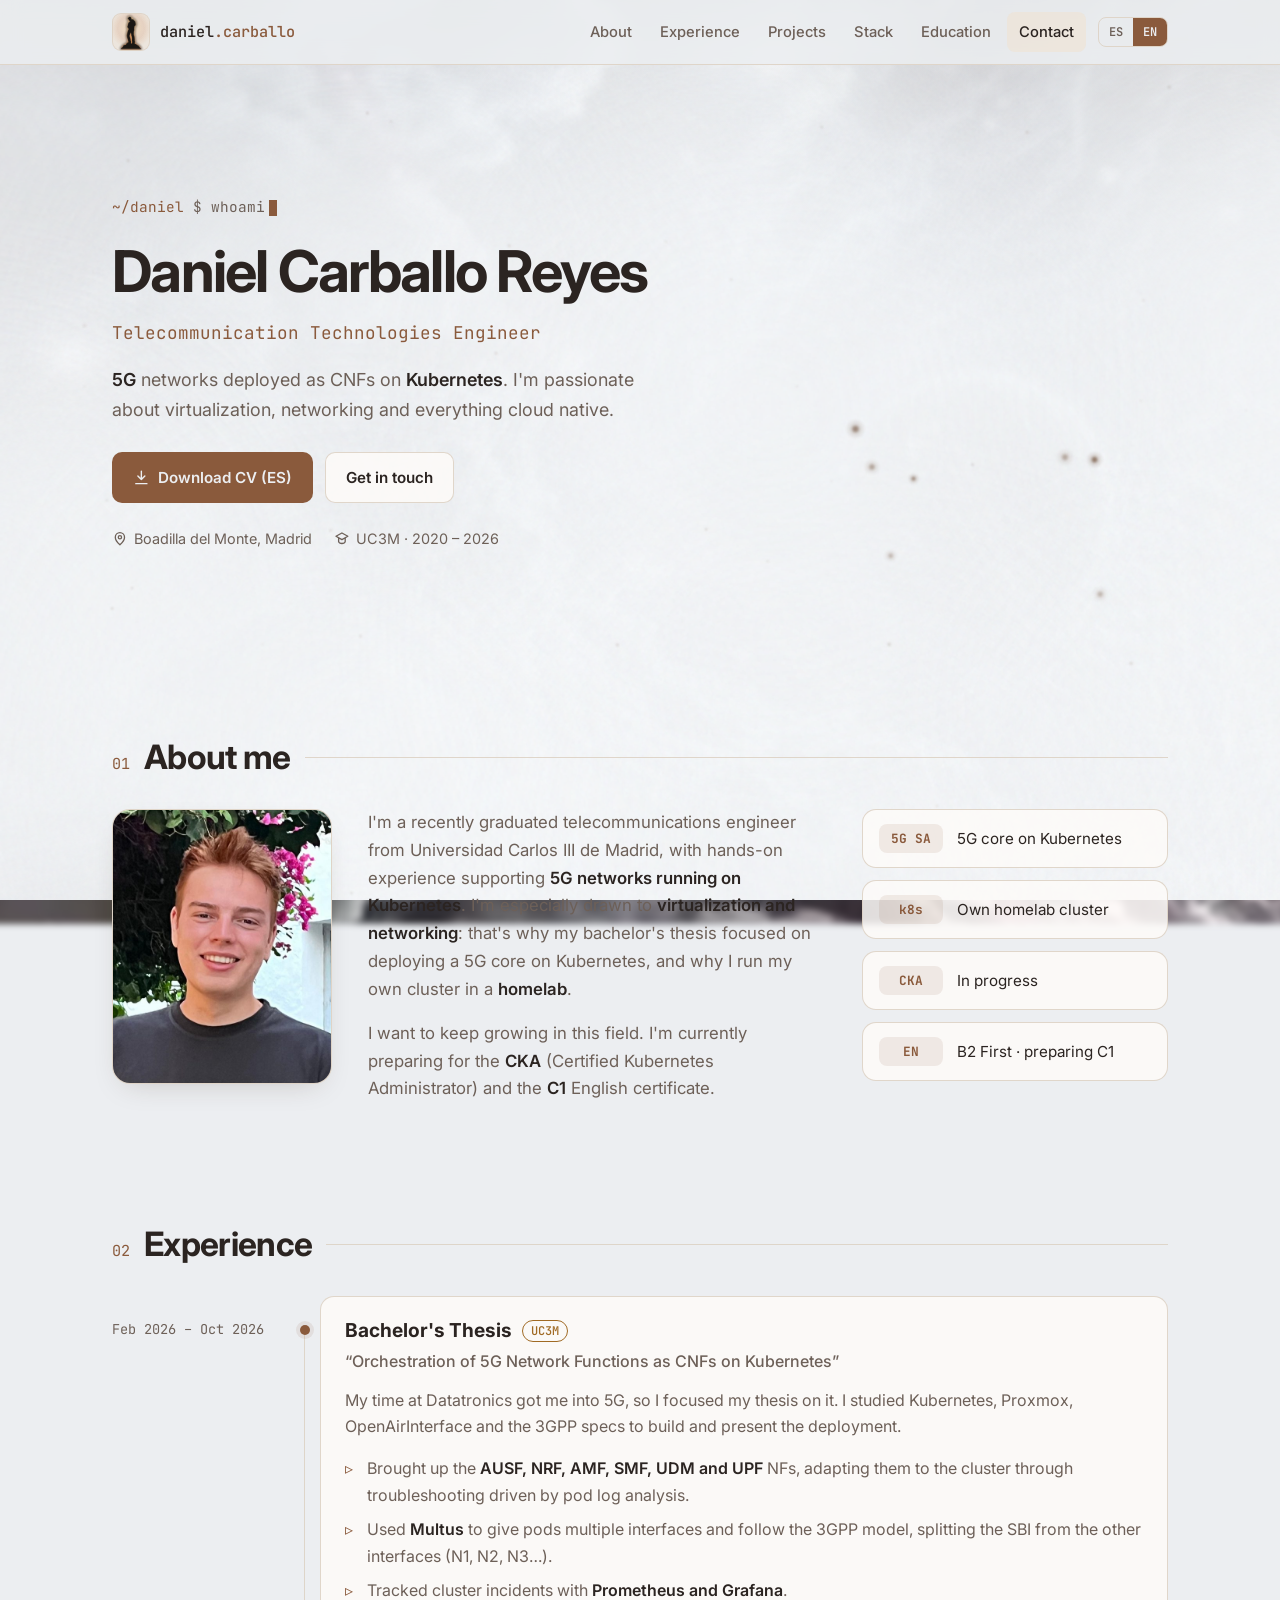
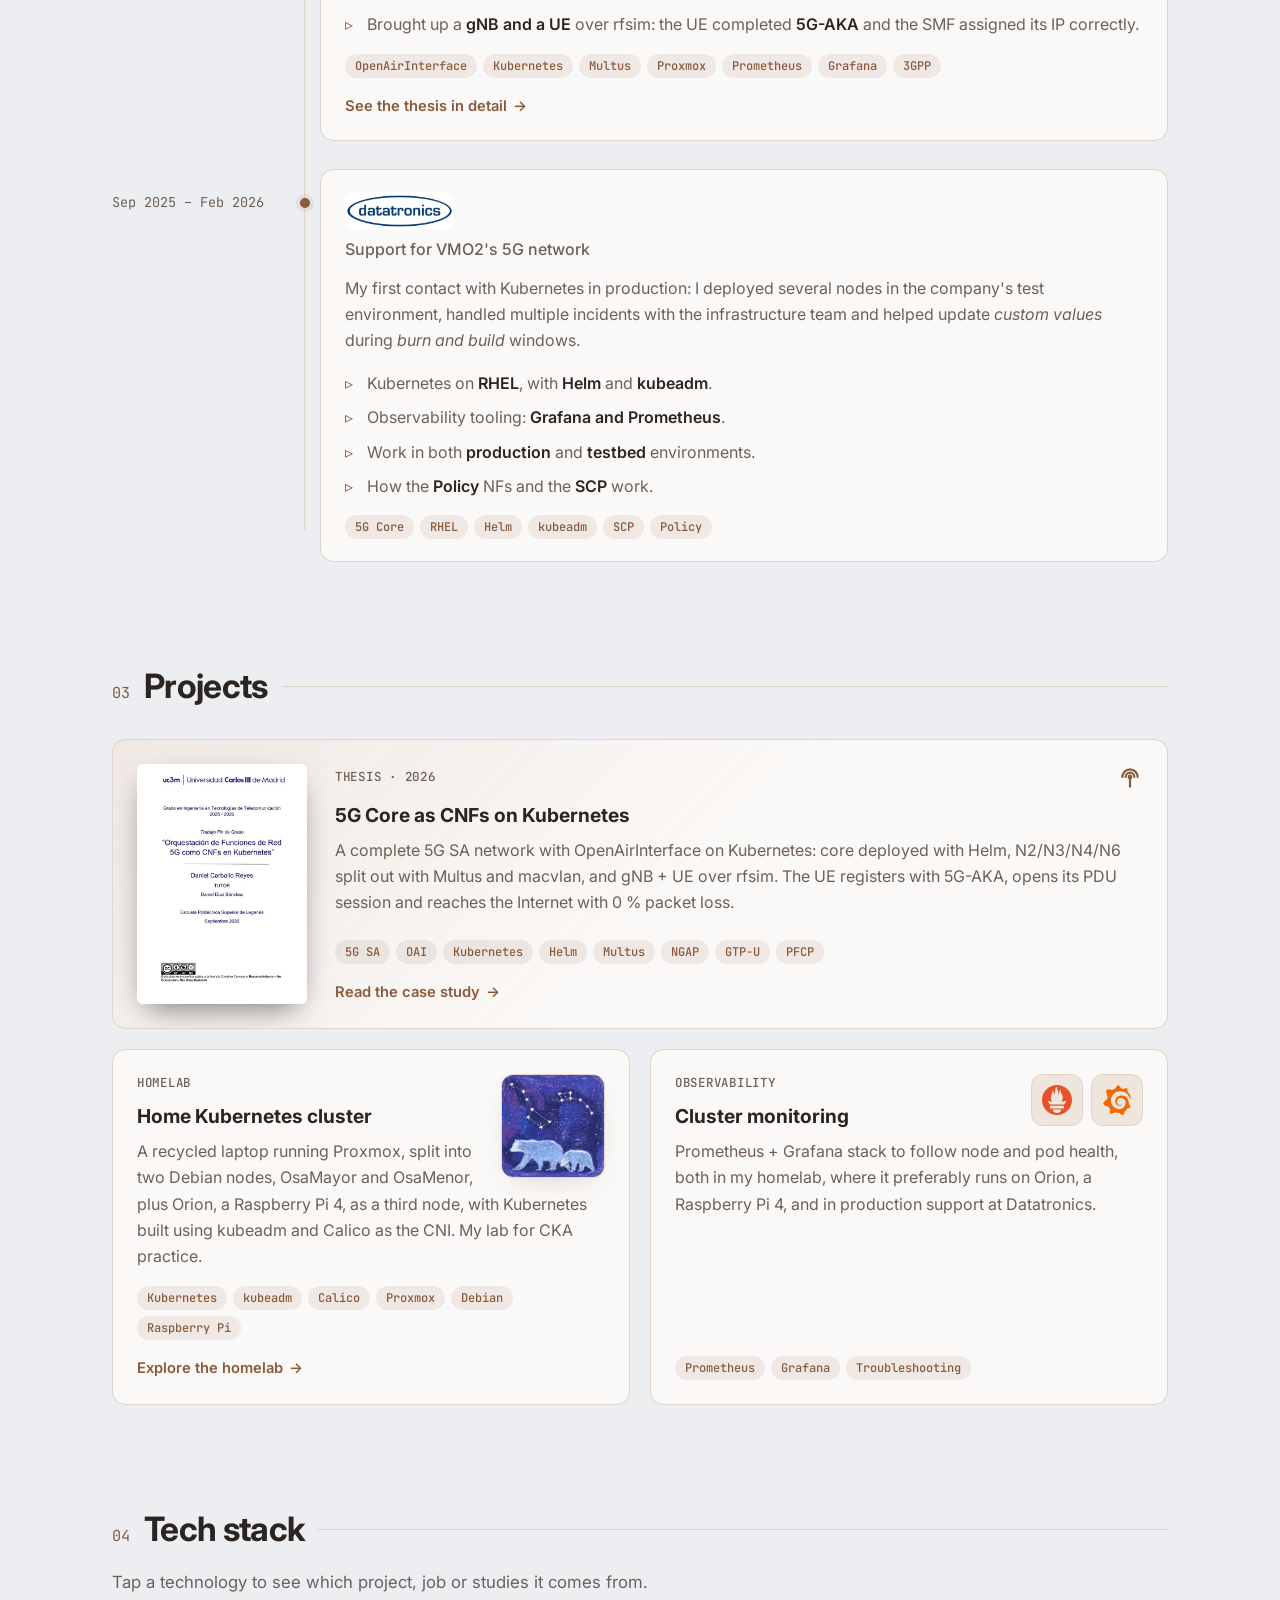
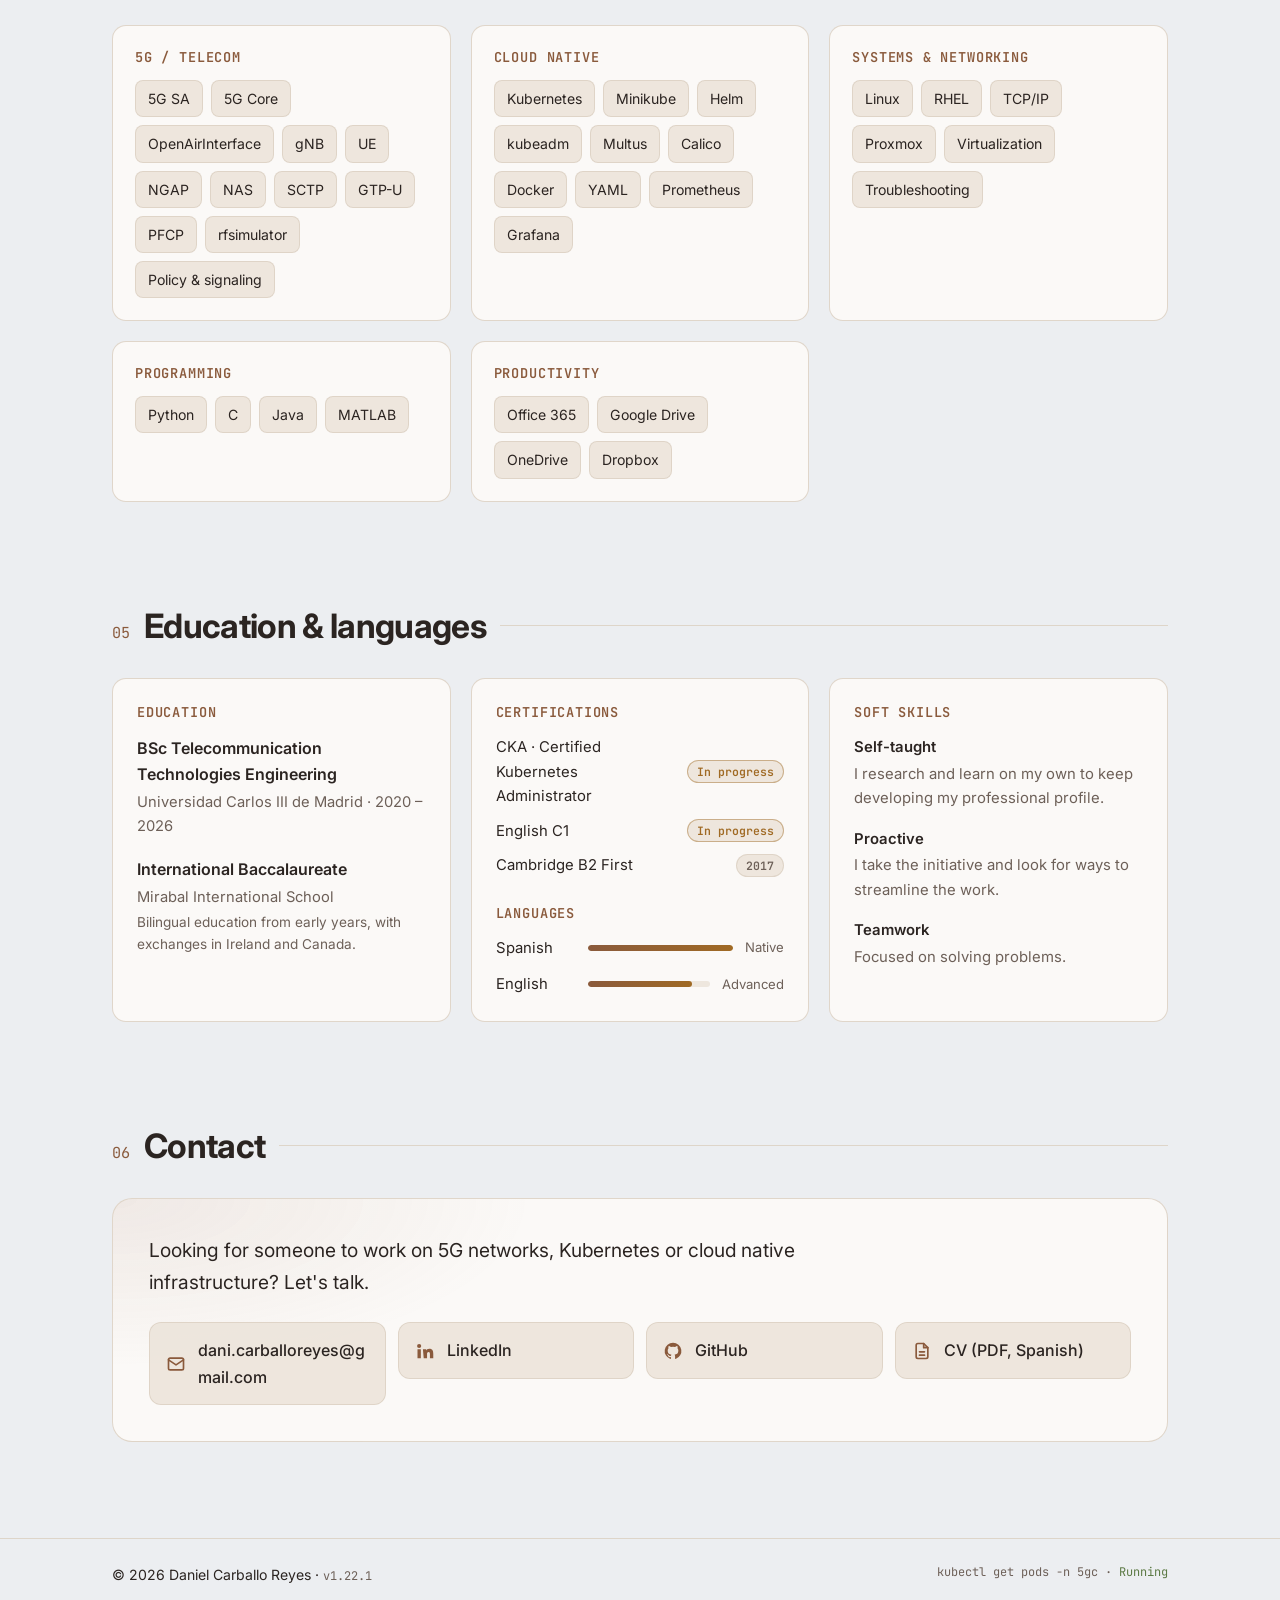
<file: index.html>
<!DOCTYPE html>
<html lang="es" data-lang="es">
<head>
	<meta charset="utf-8" />
	<meta name="viewport" content="width=device-width, initial-scale=1" />
	<title>Daniel Carballo Reyes · Ingeniero de Telecomunicación</title>
	<meta name="description" content="Portfolio de Daniel Carballo Reyes, ingeniero de telecomunicación especializado en redes 5G, Kubernetes y virtualización." />
	<meta name="author" content="Daniel Carballo Reyes" />
	<meta property="og:title" content="Daniel Carballo Reyes · Ingeniero de Telecomunicación" />
	<meta property="og:description" content="Redes 5G desplegadas como CNFs sobre Kubernetes, virtualización y cloud native." />
	<meta property="og:url" content="https://c10n67.github.io/" />
	<meta property="og:type" content="website" />
	<meta property="og:image" content="https://c10n67.github.io/images/og-preview.jpg" />
	<meta property="og:image:width" content="1200" />
	<meta property="og:image:height" content="630" />
	<meta name="twitter:card" content="summary_large_image" />
	<meta name="theme-color" content="#1a1c21" media="(prefers-color-scheme: dark)" />
	<meta name="theme-color" content="#eceef1" media="(prefers-color-scheme: light)" />
	<link rel="icon" href="/favicon.ico" sizes="48x48" />
	<link rel="icon" href="/favicon.svg" type="image/svg+xml" />
	<link rel="apple-touch-icon" href="/apple-touch-icon.png" />
	<link rel="manifest" href="/site.webmanifest" />
	<link rel="preconnect" href="https://fonts.googleapis.com" />
	<link rel="preconnect" href="https://fonts.gstatic.com" crossorigin />
	<link href="https://fonts.googleapis.com/css2?family=Inter:wght@400;500;600;700&family=JetBrains+Mono:wght@400;500;700&display=swap" rel="stylesheet" />
	<link rel="stylesheet" href="css/style.css?v=61ef8c7c" />
	<script>document.documentElement.classList.add('js');</script>
	<script src="/js/visitas.js" defer></script>
</head>
<body>

	<a class="skip-link" href="#main">Saltar al contenido</a>

	<!-- Navegación -->
	<header class="site-header">
		<nav class="nav container" aria-label="Principal">
			<a href="#top" class="logo" aria-label="Inicio">
				<span class="logo-mark logo-backlit" data-hermes-gate><img src="images/logo-contraluz.png" alt="" width="38" height="38" decoding="async" /></span>
				<span class="logo-text">daniel<span class="accent">.carballo</span></span>
			</a>

			<button class="nav-toggle" aria-expanded="false" aria-controls="nav-links">
				<span class="sr-only">Menú</span>
				<span class="bar"></span><span class="bar"></span><span class="bar"></span>
			</button>

			<ul class="nav-links" id="nav-links">
				<li><a href="#sobre-mi"><span lang="es">Sobre mí</span><span lang="en">About</span></a></li>
				<li><a href="#experiencia"><span lang="es">Experiencia</span><span lang="en">Experience</span></a></li>
				<li><a href="#proyectos"><span lang="es">Proyectos</span><span lang="en">Projects</span></a></li>
				<li><a href="#stack">Stack</a></li>
				<li><a href="#formacion"><span lang="es">Formación</span><span lang="en">Education</span></a></li>
				<li><a href="#contacto"><span lang="es">Contacto</span><span lang="en">Contact</span></a></li>
				<li class="lang-switch" role="group" aria-label="Idioma / Language">
					<button type="button" data-set-lang="es" aria-pressed="true">ES</button>
					<button type="button" data-set-lang="en" aria-pressed="false">EN</button>
				</li>
			</ul>
		</nav>
	</header>

	<main id="main">

		<!-- Hero -->
		<section class="hero-wrap" id="top">
			<canvas class="hero-sky" aria-hidden="true"></canvas>
			<div class="hero container">
			<div class="hero-text">
				<p class="prompt"><span class="accent">~/daniel</span> $ whoami<span class="cursor" aria-hidden="true"></span></p>
				<h1>Daniel Carballo Reyes</h1>
				<p class="role">
					<span lang="es">Ingeniero en Tecnologías de Telecomunicación</span>
					<span lang="en">Telecommunication Technologies Engineer</span>
				</p>
				<p class="tagline">
					<span lang="es">Redes <strong>5G</strong> desplegadas como CNFs sobre <strong>Kubernetes</strong>. Me apasionan la virtualización, las redes y el mundo cloud native.</span>
					<span lang="en"><strong>5G</strong> networks deployed as CNFs on <strong>Kubernetes</strong>. I'm passionate about virtualization, networking and everything cloud native.</span>
				</p>

				<div class="hero-actions">
					<a class="btn btn-primary" href="files/CV_Daniel_Carballo.pdf?v=eeb52228" download>
						<svg aria-hidden="true" viewBox="0 0 24 24"><path d="M12 3v12m0 0-5-5m5 5 5-5M4 21h16"/></svg>
						<span lang="es">Descargar CV</span><span lang="en">Download CV (ES)</span>
					</a>
					<a class="btn btn-ghost" href="#contacto">
						<span lang="es">Contactar</span><span lang="en">Get in touch</span>
					</a>
				</div>

				<ul class="hero-meta">
					<li>
						<svg aria-hidden="true" viewBox="0 0 24 24"><path d="M12 21s-7-6.2-7-11.5A7 7 0 0 1 19 9.5C19 14.8 12 21 12 21z"/><circle cx="12" cy="9.5" r="2.5"/></svg>
						Boadilla del Monte, Madrid
					</li>
					<li>
						<svg aria-hidden="true" viewBox="0 0 24 24"><path d="M3 8l9-5 9 5-9 5-9-5zm4 2.5V16c0 1.5 2.5 3 5 3s5-1.5 5-3v-5.5"/></svg>
						UC3M · 2020 – 2026
					</li>
				</ul>
			</div>

			<!-- Diagrama 5G Core: SBI + interfaces N2/N3/N4 -->
			<div class="hero-sky-anchor" role="img" aria-label="Cielo animado: las estrellas giran y forman constelaciones reales y logos de Kubernetes, Helm, Prometheus, Grafana, Proxmox y Debian"></div>
			</div>
		</section>

		<!-- Sobre mí -->
		<section class="section container reveal" id="sobre-mi">
			<header class="section-head">
				<span class="section-index">01</span>
				<h2><span lang="es">Sobre mí</span><span lang="en">About me</span></h2>
			</header>

			<div class="about with-photo">
				<figure class="portrait">
					<img src="images/daniel-carballo.jpg" width="560" height="700" alt="Foto de Daniel Carballo Reyes" loading="lazy" />
				</figure>

				<div class="about-text">
					<p lang="es">
						Soy ingeniero de telecomunicaciones recién graduado por la Universidad Carlos III de Madrid, con experiencia
						dando soporte a <strong>redes 5G desplegadas sobre Kubernetes</strong>. Me interesan especialmente las áreas de
						<strong>virtualización y redes</strong>: por eso centré mi Trabajo de Fin de Grado en el despliegue de un núcleo 5G
						en Kubernetes, y mantengo mi propio clúster en un <strong>homelab</strong>.
					</p>
					<p lang="es">
						Quiero seguir creciendo en este campo. Ahora mismo estoy preparando la certificación
						<strong>CKA</strong> (Certified Kubernetes Administrator) y el <strong>C1</strong> de inglés.
					</p>
					<p lang="en">
						I'm a recently graduated telecommunications engineer from Universidad Carlos III de Madrid, with hands-on experience
						supporting <strong>5G networks running on Kubernetes</strong>. I'm especially drawn to <strong>virtualization and
						networking</strong>: that's why my bachelor's thesis focused on deploying a 5G core on Kubernetes, and why I run my
						own cluster in a <strong>homelab</strong>.
					</p>
					<p lang="en">
						I want to keep growing in this field. I'm currently preparing for the <strong>CKA</strong>
						(Certified Kubernetes Administrator) and the <strong>C1</strong> English certificate.
					</p>
				</div>

				<ul class="facts">
					<li>
						<span class="fact-k">5G SA</span>
						<span class="fact-v"><span lang="es">Núcleo 5G en Kubernetes</span><span lang="en">5G core on Kubernetes</span></span>
					</li>
					<li>
						<span class="fact-k">k8s</span>
						<span class="fact-v"><span lang="es">Clúster propio en homelab</span><span lang="en">Own homelab cluster</span></span>
					</li>
					<li>
						<span class="fact-k">CKA</span>
						<span class="fact-v"><span lang="es">En preparación</span><span lang="en">In progress</span></span>
					</li>
					<li>
						<span class="fact-k">EN</span>
						<span class="fact-v"><span lang="es">B2 First · preparando C1</span><span lang="en">B2 First · preparing C1</span></span>
					</li>
				</ul>
			</div>
		</section>

		<!-- Experiencia -->
		<section class="section container reveal" id="experiencia">
			<header class="section-head">
				<span class="section-index">02</span>
				<h2><span lang="es">Experiencia</span><span lang="en">Experience</span></h2>
			</header>

			<ol class="timeline">
				<li class="tl-item">
					<div class="tl-date">
						<span lang="es">feb 2026 – oct 2026</span><span lang="en">Feb 2026 – Oct 2026</span>
					</div>
					<div class="tl-body">
						<h3>
							<span lang="es">Trabajo de Fin de Grado</span><span lang="en">Bachelor's Thesis</span>
							<span class="tl-org">UC3M</span>
						</h3>
						<p class="tl-title">
							<span lang="es">“Orquestación de Funciones de Red 5G como CNFs en Kubernetes”</span>
							<span lang="en">“Orchestration of 5G Network Functions as CNFs on Kubernetes”</span>
						</p>
						<p lang="es">
							Mi experiencia en Datatronics me llevó a centrar el TFG en 5G. Me documenté sobre Kubernetes, Proxmox,
							OpenAirInterface y 3GPP para desplegar y exponer el trabajo.
						</p>
						<p lang="en">
							My time at Datatronics got me into 5G, so I focused my thesis on it. I studied Kubernetes, Proxmox,
							OpenAirInterface and the 3GPP specs to build and present the deployment.
						</p>
						<ul class="tl-points" lang="es">
							<li>Levanté las NFs <strong>AUSF, NRF, AMF, SMF, UDM y UPF</strong>, adaptándolas al clúster mediante troubleshooting basado en el análisis de logs de los pods.</li>
							<li>Usé <strong>Multus</strong> para dotar a los pods de varias interfaces y ajustarme al estándar 3GPP, separando el SBI del resto de interfaces (N1, N2, N3…).</li>
							<li>Monitoricé las incidencias del clúster con <strong>Prometheus y Grafana</strong>.</li>
							<li>Levanté un <strong>gNB y un UE</strong> comunicados por rfsim: el UE completó el <strong>5G-AKA</strong> y el SMF le asignó correctamente su IP.</li>
						</ul>
						<ul class="tl-points" lang="en">
							<li>Brought up the <strong>AUSF, NRF, AMF, SMF, UDM and UPF</strong> NFs, adapting them to the cluster through troubleshooting driven by pod log analysis.</li>
							<li>Used <strong>Multus</strong> to give pods multiple interfaces and follow the 3GPP model, splitting the SBI from the other interfaces (N1, N2, N3…).</li>
							<li>Tracked cluster incidents with <strong>Prometheus and Grafana</strong>.</li>
							<li>Brought up a <strong>gNB and a UE</strong> over rfsim: the UE completed <strong>5G-AKA</strong> and the SMF assigned its IP correctly.</li>
						</ul>
						<ul class="tags">
							<li>OpenAirInterface</li><li>Kubernetes</li><li>Multus</li><li>Proxmox</li><li>Prometheus</li><li>Grafana</li><li>3GPP</li>
						</ul>
						<a class="card-link" href="tfg.html"><span lang="es">Ver el TFG en detalle</span><span lang="en">See the thesis in detail</span></a>
					</div>
				</li>

				<li class="tl-item" id="exp-datatronics">
					<div class="tl-date">
						<span lang="es">sep 2025 – feb 2026</span><span lang="en">Sep 2025 – Feb 2026</span>
					</div>
					<div class="tl-body">
						<h3><img class="org-logo" src="images/datatronics-logo.png" width="360" height="126" alt="Datatronics" /></h3>
						<p class="tl-title">
							<span lang="es">Soporte a la red 5G de VMO2</span>
							<span lang="en">Support for VMO2's 5G network</span>
						</p>
						<p lang="es">
							Mi primer contacto con Kubernetes en producción: desplegué varios nodos en el entorno de pruebas de la empresa,
							gestioné múltiples incidencias con el equipo de infraestructura y ayudé a actualizar los <em>custom values</em>
							durante los periodos de <em>burn and build</em>.
						</p>
						<p lang="en">
							My first contact with Kubernetes in production: I deployed several nodes in the company's test environment,
							handled multiple incidents with the infrastructure team and helped update <em>custom values</em> during
							<em>burn and build</em> windows.
						</p>
						<ul class="tl-points" lang="es">
							<li>Kubernetes desplegado sobre <strong>RHEL</strong>, con <strong>Helm</strong> y <strong>kubeadm</strong>.</li>
							<li>Herramientas de visualización: <strong>Grafana y Prometheus</strong>.</li>
							<li>Trabajo en entornos de <strong>producción</strong> y de <strong>testbed</strong>.</li>
							<li>Funcionamiento de las NFs de <strong>Policy</strong> y del <strong>SCP</strong>.</li>
						</ul>
						<ul class="tl-points" lang="en">
							<li>Kubernetes on <strong>RHEL</strong>, with <strong>Helm</strong> and <strong>kubeadm</strong>.</li>
							<li>Observability tooling: <strong>Grafana and Prometheus</strong>.</li>
							<li>Work in both <strong>production</strong> and <strong>testbed</strong> environments.</li>
							<li>How the <strong>Policy</strong> NFs and the <strong>SCP</strong> work.</li>
						</ul>
						<ul class="tags">
							<li>5G Core</li><li>RHEL</li><li>Helm</li><li>kubeadm</li><li>SCP</li><li>Policy</li>
						</ul>
					</div>
				</li>
			</ol>
		</section>

		<!-- Proyectos -->
		<section class="section container reveal" id="proyectos">
			<header class="section-head">
				<span class="section-index">03</span>
				<h2><span lang="es">Proyectos</span><span lang="en">Projects</span></h2>
			</header>

			<div class="cards">
				<article class="card card-featured has-cover">
					<a class="card-cover" href="tfg.html" tabindex="-1" aria-hidden="true">
						<img src="images/tfg-portada.jpg" width="600" height="848" alt="" loading="lazy" />
					</a>
					<div class="card-body">
					<div class="card-top">
						<span class="card-kicker"><span lang="es">TFG · 2026</span><span lang="en">Thesis · 2026</span></span>
						<svg class="card-icon" aria-hidden="true" viewBox="0 0 24 24"><path d="M5 12a7 7 0 0 1 14 0M8 12a4 4 0 0 1 8 0"/><circle cx="12" cy="12" r="1.2"/><path d="M12 13v8"/></svg>
					</div>
					<h3><span lang="es">Núcleo 5G como CNFs en Kubernetes</span><span lang="en">5G Core as CNFs on Kubernetes</span></h3>
					<p lang="es">
						Red 5G SA completa con OpenAirInterface sobre Kubernetes: núcleo desplegado con Helm, interfaces N2/N3/N4/N6
						separadas con Multus y macvlan, y gNB + UE por rfsim. El UE se registra con 5G-AKA, abre su sesión PDU y navega
						con 0&nbsp;% de pérdida.
					</p>
					<p lang="en">
						A complete 5G SA network with OpenAirInterface on Kubernetes: core deployed with Helm, N2/N3/N4/N6 split out with
						Multus and macvlan, and gNB + UE over rfsim. The UE registers with 5G-AKA, opens its PDU session and reaches the
						Internet with 0&nbsp;% packet loss.
					</p>
					<ul class="tags">
						<li>5G SA</li><li>OAI</li><li>Kubernetes</li><li>Helm</li><li>Multus</li><li>NGAP</li><li>GTP-U</li><li>PFCP</li>
					</ul>
					<a class="card-link" href="tfg.html"><span lang="es">Ver caso de estudio</span><span lang="en">Read the case study</span></a>
					</div>
				</article>

				<article class="card">
					<div class="card-flow">
						<img class="card-thumb card-thumb-float" src="images/homelab-osas.webp" width="104" height="104" alt="Ilustración de la Osa Mayor y la Osa Menor" loading="lazy" align="right" />
						<span class="card-kicker">Homelab</span>
						<h3><span lang="es">Clúster Kubernetes en casa</span><span lang="en">Home Kubernetes cluster</span></h3>
						<p lang="es">
							Un portátil reciclado con Proxmox dividido en dos nodos Debian, OsaMayor y OsaMenor, más Orion, una Raspberry Pi 4
							como tercer nodo, con Kubernetes montado con kubeadm y Calico como CNI. Mi laboratorio para practicar de cara a la CKA.
						</p>
						<p lang="en">
							A recycled laptop running Proxmox, split into two Debian nodes, OsaMayor and OsaMenor, plus Orion, a Raspberry Pi 4,
							as a third node, with Kubernetes built using kubeadm and Calico as the CNI. My lab for CKA practice.
						</p>
					</div>
					<ul class="tags">
						<li>Kubernetes</li><li>kubeadm</li><li>Calico</li><li>Proxmox</li><li>Debian</li><li>Raspberry Pi</li>
					</ul>
					<a class="card-link" href="homelab.html"><span lang="es">Ver el homelab</span><span lang="en">Explore the homelab</span></a>
				</article>

				<article class="card">
					<div class="card-flow">
						<span class="brand-logos brand-logos-float">
							<span class="brand-logo" title="Prometheus">
								<svg role="img" viewBox="0 0 24 24" width="30" height="30" style="fill: #E6522C; stroke: none"><title>Prometheus</title><path d="M12 0C5.373 0 0 5.372 0 12c0 6.627 5.373 12 12 12s12-5.373 12-12c0-6.628-5.373-12-12-12zm0 22.46c-1.885 0-3.414-1.26-3.414-2.814h6.828c0 1.553-1.528 2.813-3.414 2.813zm5.64-3.745H6.36v-2.046h11.28v2.046zm-.04-3.098H6.391c-.037-.043-.075-.086-.111-.13-1.155-1.401-1.427-2.133-1.69-2.879-.005-.025 1.4.287 2.395.511 0 0 .513.119 1.262.255-.72-.843-1.147-1.915-1.147-3.01 0-2.406 1.845-4.508 1.18-6.207.648.053 1.34 1.367 1.387 3.422.689-.951.977-2.69.977-3.755 0-1.103.727-2.385 1.454-2.429-.648 1.069.168 1.984.894 4.256.272.854.237 2.29.447 3.201.07-1.892.395-4.652 1.595-5.605-.529 1.2.079 2.702.494 3.424.671 1.164 1.078 2.047 1.078 3.716a4.642 4.642 0 01-1.11 2.996c.792-.149 1.34-.283 1.34-.283l2.573-.502s-.374 1.538-1.81 3.019z"/></svg>
							</span>
							<span class="brand-logo" title="Grafana">
								<svg role="img" viewBox="0 0 24 24" width="30" height="30" style="fill: #F46800; stroke: none"><title>Grafana</title><path d="M23.02 10.59a8.578 8.578 0 0 0-.862-3.034 8.911 8.911 0 0 0-1.789-2.445c.337-1.342-.413-2.505-.413-2.505-1.292-.08-2.113.4-2.416.62-.052-.02-.102-.044-.154-.064-.22-.089-.446-.172-.677-.247-.231-.073-.47-.14-.711-.197a9.867 9.867 0 0 0-.875-.161C14.557.753 12.94 0 12.94 0c-1.804 1.145-2.147 2.744-2.147 2.744l-.018.093c-.098.029-.2.057-.298.088-.138.042-.275.094-.413.143-.138.055-.275.107-.41.166a8.869 8.869 0 0 0-1.557.87l-.063-.029c-2.497-.955-4.716.195-4.716.195-.203 2.658.996 4.33 1.235 4.636a11.608 11.608 0 0 0-.607 2.635C1.636 12.677.953 15.014.953 15.014c1.926 2.214 4.171 2.351 4.171 2.351.003-.002.006-.002.006-.005.285.509.615.994.986 1.446.156.19.32.371.488.548-.704 2.009.099 3.68.099 3.68 2.144.08 3.553-.937 3.849-1.173a9.784 9.784 0 0 0 3.164.501h.08l.055-.003.107-.002.103-.005.003.002c1.01 1.44 2.788 1.646 2.788 1.646 1.264-1.332 1.337-2.653 1.337-2.94v-.058c0-.02-.003-.039-.003-.06.265-.187.52-.387.758-.6a7.875 7.875 0 0 0 1.415-1.7c1.43.083 2.437-.885 2.437-.885-.236-1.49-1.085-2.216-1.264-2.354l-.018-.013-.016-.013a.217.217 0 0 1-.031-.02c.008-.092.016-.18.02-.27.011-.162.016-.323.016-.48v-.253l-.005-.098-.008-.135a1.891 1.891 0 0 0-.01-.13c-.003-.042-.008-.083-.013-.125l-.016-.124-.018-.122a6.215 6.215 0 0 0-2.032-3.73 6.015 6.015 0 0 0-3.222-1.46 6.292 6.292 0 0 0-.85-.048l-.107.002h-.063l-.044.003-.104.008a4.777 4.777 0 0 0-3.335 1.695c-.332.4-.592.84-.768 1.297a4.594 4.594 0 0 0-.312 1.817l.003.091c.005.055.007.11.013.164a3.615 3.615 0 0 0 .698 1.82 3.53 3.53 0 0 0 1.827 1.282c.33.098.66.14.971.137.039 0 .078 0 .114-.002l.063-.003c.02 0 .041-.003.062-.003.034-.002.065-.007.099-.01.007 0 .018-.003.028-.003l.031-.005.06-.008a1.18 1.18 0 0 0 .112-.02c.036-.008.072-.013.109-.024a2.634 2.634 0 0 0 .914-.415c.028-.02.056-.041.085-.065a.248.248 0 0 0 .039-.35.244.244 0 0 0-.309-.06l-.078.042c-.09.044-.184.083-.283.116a2.476 2.476 0 0 1-.475.096c-.028.003-.054.006-.083.006l-.083.002c-.026 0-.054 0-.08-.002l-.102-.006h-.012l-.024.006c-.016-.003-.031-.003-.044-.006-.031-.002-.06-.007-.091-.01a2.59 2.59 0 0 1-.724-.213 2.557 2.557 0 0 1-.667-.438 2.52 2.52 0 0 1-.805-1.475 2.306 2.306 0 0 1-.029-.444l.006-.122v-.023l.002-.031c.003-.021.003-.04.005-.06a3.163 3.163 0 0 1 1.352-2.29 3.12 3.12 0 0 1 .937-.43 2.946 2.946 0 0 1 .776-.101h.06l.07.002.045.003h.026l.07.005a4.041 4.041 0 0 1 1.635.49 3.94 3.94 0 0 1 1.602 1.662 3.77 3.77 0 0 1 .397 1.414l.005.076.003.075c.002.026.002.05.002.075 0 .024.003.052 0 .07v.065l-.002.073-.008.174a6.195 6.195 0 0 1-.08.639 5.1 5.1 0 0 1-.267.927 5.31 5.31 0 0 1-.624 1.13 5.052 5.052 0 0 1-3.237 2.014 4.82 4.82 0 0 1-.649.066l-.039.003h-.287a6.607 6.607 0 0 1-1.716-.265 6.776 6.776 0 0 1-3.4-2.274 6.75 6.75 0 0 1-.746-1.15 6.616 6.616 0 0 1-.714-2.596l-.005-.083-.002-.02v-.056l-.003-.073v-.096l-.003-.104v-.07l.003-.163c.008-.22.026-.45.054-.678a8.707 8.707 0 0 1 .28-1.355c.128-.444.286-.872.473-1.277a7.04 7.04 0 0 1 1.456-2.1 5.925 5.925 0 0 1 .953-.763c.169-.111.343-.213.524-.306.089-.05.182-.091.273-.135.047-.02.093-.042.138-.062a7.177 7.177 0 0 1 .714-.267l.145-.045c.049-.015.098-.026.148-.041.098-.029.197-.052.296-.076.049-.013.1-.02.15-.033l.15-.032.151-.028.076-.013.075-.01.153-.024c.057-.01.114-.013.171-.023l.169-.021c.036-.003.073-.008.106-.01l.073-.008.036-.003.042-.002c.057-.003.114-.008.171-.01l.086-.006h.023l.037-.003.145-.007a7.999 7.999 0 0 1 1.708.125 7.917 7.917 0 0 1 2.048.68 8.253 8.253 0 0 1 1.672 1.09l.09.077.089.078c.06.052.114.107.171.159.057.052.112.106.166.16.052.055.107.107.159.164a8.671 8.671 0 0 1 1.41 1.978c.012.026.028.052.04.078l.04.078.075.156c.023.051.05.1.07.153l.065.15a8.848 8.848 0 0 1 .45 1.34.19.19 0 0 0 .201.142.186.186 0 0 0 .172-.184c.01-.246.002-.532-.024-.856z"/></svg>
							</span>
						</span>
						<span class="card-kicker"><span lang="es">Observabilidad</span><span lang="en">Observability</span></span>
						<h3><span lang="es">Monitorización del clúster</span><span lang="en">Cluster monitoring</span></h3>
						<p lang="es">
							Stack de Prometheus + Grafana para seguir el estado de nodos y pods, tanto en mi homelab, donde corre preferentemente en Orion, una
							Raspberry Pi 4, como en el soporte a producción en Datatronics.
						</p>
						<p lang="en">
							Prometheus + Grafana stack to follow node and pod health, both in my homelab, where it preferably runs on Orion, a
							Raspberry Pi 4, and in production support at Datatronics.
						</p>
					</div>
					<ul class="tags">
						<li>Prometheus</li><li>Grafana</li><li>Troubleshooting</li>
					</ul>
				</article>
			</div>
		</section>

		<!-- Stack -->
		<section class="section container reveal" id="stack">
			<header class="section-head">
				<span class="section-index">04</span>
				<h2><span lang="es">Tecnologías</span><span lang="en">Tech stack</span></h2>
			</header>

			<p class="section-lead stack-hint">
				<span lang="es">Pulsa una tecnología para ver en qué proyecto, experiencia o estudios la he usado.</span>
				<span lang="en">Tap a technology to see which project, job or studies it comes from.</span>
			</p>

			<div class="stack">
				<div class="stack-group">
					<h3>5G / Telecom</h3>
					<ul class="chips">
						<li><button type="button" class="chip" data-src="t" aria-expanded="false">5G SA</button></li><li><button type="button" class="chip" data-src="t d" aria-expanded="false">5G Core</button></li><li><button type="button" class="chip" data-src="t" aria-expanded="false">OpenAirInterface</button></li><li><button type="button" class="chip" data-src="t" aria-expanded="false">gNB</button></li><li><button type="button" class="chip" data-src="t" aria-expanded="false">UE</button></li><li><button type="button" class="chip" data-src="t" aria-expanded="false">NGAP</button></li><li><button type="button" class="chip" data-src="t" aria-expanded="false">NAS</button></li>
						<li><button type="button" class="chip" data-src="t" aria-expanded="false">SCTP</button></li><li><button type="button" class="chip" data-src="t" aria-expanded="false">GTP-U</button></li><li><button type="button" class="chip" data-src="t" aria-expanded="false">PFCP</button></li><li><button type="button" class="chip" data-src="t" aria-expanded="false">rfsimulator</button></li><li><button type="button" class="chip" data-src="d" aria-expanded="false">Policy &amp; signaling</button></li>
					</ul>
				</div>
				<div class="stack-group">
					<h3>Cloud Native</h3>
					<ul class="chips">
						<li><button type="button" class="chip" data-src="t d h" aria-expanded="false">Kubernetes</button></li><li><button type="button" class="chip" data-src="t" aria-expanded="false">Minikube</button></li><li><button type="button" class="chip" data-src="t d" aria-expanded="false">Helm</button></li><li><button type="button" class="chip" data-src="d h" aria-expanded="false">kubeadm</button></li><li><button type="button" class="chip" data-src="t" aria-expanded="false">Multus</button></li><li><button type="button" class="chip" data-src="h" aria-expanded="false">Calico</button></li><li><button type="button" class="chip" data-src="t" aria-expanded="false">Docker</button></li><li><button type="button" class="chip" data-src="t d" aria-expanded="false">YAML</button></li>
						<li><button type="button" class="chip" data-src="d h" aria-expanded="false">Prometheus</button></li><li><button type="button" class="chip" data-src="d h" aria-expanded="false">Grafana</button></li>
					</ul>
				</div>
				<div class="stack-group">
					<h3><span lang="es">Sistemas y redes</span><span lang="en">Systems &amp; networking</span></h3>
					<ul class="chips">
						<li><button type="button" class="chip" data-src="t d h" aria-expanded="false">Linux</button></li><li><button type="button" class="chip" data-src="d" aria-expanded="false">RHEL</button></li><li><button type="button" class="chip" data-src="t e" aria-expanded="false">TCP/IP</button></li><li><button type="button" class="chip" data-src="t h" aria-expanded="false">Proxmox</button></li>
						<li><button type="button" class="chip" data-src="t h" aria-expanded="false"><span lang="es">Virtualización</span><span lang="en">Virtualization</span></button></li>
						<li><button type="button" class="chip" data-src="t d h" aria-expanded="false">Troubleshooting</button></li>
					</ul>
				</div>
				<div class="stack-group">
					<h3><span lang="es">Programación</span><span lang="en">Programming</span></h3>
					<ul class="chips">
						<li><button type="button" class="chip" data-src="e" aria-expanded="false">Python</button></li><li><button type="button" class="chip" data-src="e" aria-expanded="false">C</button></li><li><button type="button" class="chip" data-src="e" aria-expanded="false">Java</button></li><li><button type="button" class="chip" data-src="e" aria-expanded="false">MATLAB</button></li>
					</ul>
				</div>
				<div class="stack-group">
					<h3><span lang="es">Ofimática</span><span lang="en">Productivity</span></h3>
					<ul class="chips">
						<li><button type="button" class="chip" data-src="t e" aria-expanded="false">Office 365</button></li><li><button type="button" class="chip" data-src="e" aria-expanded="false">Google Drive</button></li><li><button type="button" class="chip" data-src="e" aria-expanded="false">OneDrive</button></li><li><button type="button" class="chip" data-src="e" aria-expanded="false">Dropbox</button></li>
					</ul>
				</div>
			</div>
		</section>

		<!-- Formación -->
		<section class="section container reveal" id="formacion">
			<header class="section-head">
				<span class="section-index">05</span>
				<h2><span lang="es">Formación e idiomas</span><span lang="en">Education &amp; languages</span></h2>
			</header>

			<div class="edu-grid">
				<div class="panel">
					<h3 class="panel-title"><span lang="es">Formación</span><span lang="en">Education</span></h3>
					<ul class="edu-list">
						<li>
							<strong><span lang="es">Grado en Ingeniería de Tecnologías de Telecomunicación</span><span lang="en">BSc Telecommunication Technologies Engineering</span></strong>
							<span>Universidad Carlos III de Madrid · 2020 – 2026</span>
						</li>
						<li>
							<strong><span lang="es">Bachillerato Internacional</span><span lang="en">International Baccalaureate</span></strong>
							<span>Mirabal International School</span>
							<span class="muted">
								<span lang="es">Formación bilingüe desde los primeros ciclos, con intercambios en Irlanda y Canadá.</span>
								<span lang="en">Bilingual education from early years, with exchanges in Ireland and Canada.</span>
							</span>
						</li>
					</ul>
				</div>

				<div class="panel">
					<h3 class="panel-title"><span lang="es">Certificaciones</span><span lang="en">Certifications</span></h3>
					<ul class="cert-list">
						<li>
							<span>CKA · Certified Kubernetes Administrator</span>
							<span class="badge badge-progress"><span lang="es">En curso</span><span lang="en">In progress</span></span>
						</li>
						<li>
							<span lang="es">Inglés C1</span><span lang="en">English C1</span>
							<span class="badge badge-progress"><span lang="es">En curso</span><span lang="en">In progress</span></span>
						</li>
						<li>
							<span>Cambridge B2 First</span>
							<span class="badge">2017</span>
						</li>
					</ul>

					<h3 class="panel-title"><span lang="es">Idiomas</span><span lang="en">Languages</span></h3>
					<ul class="lang-list">
						<li>
							<span lang="es">Español</span><span lang="en">Spanish</span>
							<span class="meter" style="--level: 100%"><span></span></span>
							<span class="muted"><span lang="es">Nativo</span><span lang="en">Native</span></span>
						</li>
						<li>
							<span lang="es">Inglés</span><span lang="en">English</span>
							<span class="meter" style="--level: 85%"><span></span></span>
							<span class="muted"><span lang="es">Avanzado</span><span lang="en">Advanced</span></span>
						</li>
					</ul>
				</div>

				<div class="panel">
					<h3 class="panel-title"><span lang="es">Competencias</span><span lang="en">Soft skills</span></h3>
					<ul class="skills-list">
						<li>
							<strong><span lang="es">Autodidacta</span><span lang="en">Self-taught</span></strong>
							<span lang="es">Investigo y aprendo por mi cuenta para desarrollar mi perfil profesional.</span>
							<span lang="en">I research and learn on my own to keep developing my professional profile.</span>
						</li>
						<li>
							<strong><span lang="es">Proactivo</span><span lang="en">Proactive</span></strong>
							<span lang="es">Tomo la iniciativa y busco maneras de agilizar el trabajo.</span>
							<span lang="en">I take the initiative and look for ways to streamline the work.</span>
						</li>
						<li>
							<strong><span lang="es">Trabajo en equipo</span><span lang="en">Teamwork</span></strong>
							<span lang="es">Orientado a la resolución de problemas.</span>
							<span lang="en">Focused on solving problems.</span>
						</li>
					</ul>
				</div>
			</div>
		</section>

		<!-- Contacto -->
		<section class="section container reveal" id="contacto">
			<header class="section-head">
				<span class="section-index">06</span>
				<h2><span lang="es">Contacto</span><span lang="en">Contact</span></h2>
			</header>

			<div class="contact">
				<p class="contact-lead">
					<span lang="es">¿Buscas a alguien para trabajar con redes 5G, Kubernetes o infraestructura cloud native? Hablemos.</span>
					<span lang="en">Looking for someone to work on 5G networks, Kubernetes or cloud native infrastructure? Let's talk.</span>
				</p>

				<ul class="contact-links">
					<li>
						<a href="mailto:dani.carballoreyes@gmail.com">
							<svg aria-hidden="true" viewBox="0 0 24 24"><rect x="3" y="5" width="18" height="14" rx="2"/><path d="m3 7 9 6 9-6"/></svg>
							<span>dani.carballoreyes@gmail.com</span>
						</a>
					</li>
					<li>
						<a href="https://www.linkedin.com/in/danielcarballoreyes/" target="_blank" rel="noopener">
							<svg aria-hidden="true" viewBox="0 0 24 24" class="filled"><path d="M4.98 3.5a2.5 2.5 0 1 1 0 5 2.5 2.5 0 0 1 0-5zM3 9.75h4v11H3zM9.5 9.75h3.8v1.5h.05c.53-1 1.84-2.05 3.78-2.05 4.04 0 4.79 2.66 4.79 6.12v5.43h-4v-4.82c0-1.15-.02-2.63-1.6-2.63-1.6 0-1.85 1.25-1.85 2.55v4.9h-4z"/></svg>
							<span>LinkedIn</span>
						</a>
					</li>
					<li>
						<a href="https://github.com/C10N67" target="_blank" rel="noopener">
							<svg aria-hidden="true" viewBox="0 0 24 24" class="filled"><path d="M12 2a10 10 0 0 0-3.16 19.49c.5.09.68-.22.68-.48v-1.7c-2.78.6-3.37-1.34-3.37-1.34-.45-1.16-1.11-1.47-1.11-1.47-.91-.62.07-.6.07-.6 1 .07 1.53 1.03 1.53 1.03.9 1.52 2.34 1.08 2.91.83.09-.65.35-1.08.63-1.33-2.22-.25-4.55-1.11-4.55-4.94 0-1.09.39-1.98 1.03-2.68-.1-.25-.45-1.27.1-2.64 0 0 .84-.27 2.75 1.02a9.56 9.56 0 0 1 5 0c1.91-1.29 2.75-1.02 2.75-1.02.55 1.37.2 2.39.1 2.64.64.7 1.03 1.59 1.03 2.68 0 3.84-2.34 4.68-4.57 4.93.36.31.68.92.68 1.85v2.75c0 .27.18.58.69.48A10 10 0 0 0 12 2z"/></svg>
							<span>GitHub</span>
						</a>
					</li>
					<li>
						<a href="files/CV_Daniel_Carballo.pdf?v=eeb52228" download>
							<svg aria-hidden="true" viewBox="0 0 24 24"><path d="M14 3H7a2 2 0 0 0-2 2v14a2 2 0 0 0 2 2h10a2 2 0 0 0 2-2V8z"/><path d="M14 3v5h5M9 13h6M9 17h6"/></svg>
							<span lang="es">CV en PDF</span><span lang="en">CV (PDF, Spanish)</span>
						</a>
					</li>
				</ul>
			</div>
		</section>
	</main>

	<footer class="site-footer">
		<div class="container footer-inner">
			<p>© <span id="year">2026</span> Daniel Carballo Reyes · <a class="version mono" href="https://github.com/C10N67/C10N67.github.io/commits/main" target="_blank" rel="noopener" title="Historial de cambios / Changelog">v1.22.1</a></p>
			<p class="muted mono">kubectl get pods -n 5gc · <span class="ok">Running</span></p>
		</div>
	</footer>

	<script src="js/main.js?v=c828ddc7"></script>
	<script src="js/sky.js?v=87841fec"></script>
<script src="/js/hermes-gate.js" defer></script>
<script src="/js/fog.js" data-density=".7" data-dark="128,136,150" data-light="244,246,248" defer></script>
</body>
</html>
</file>
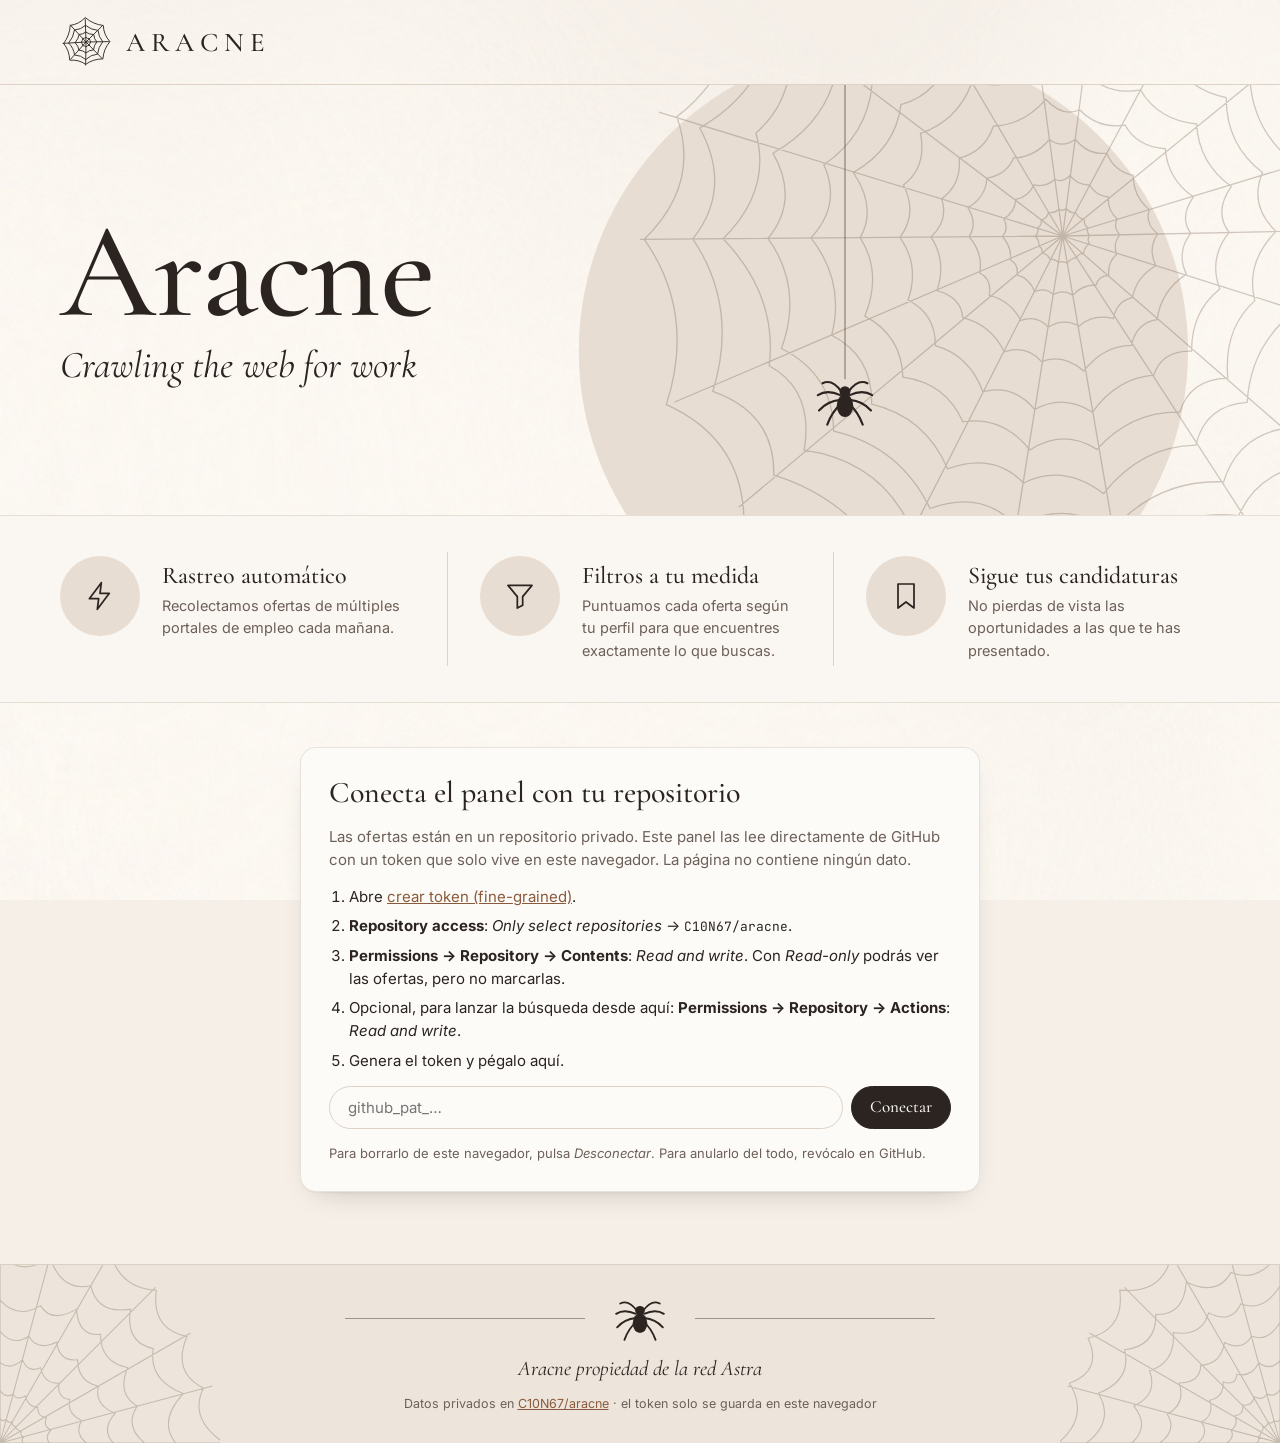
<file: aracne/index.html>
<!DOCTYPE html>
<html lang="es">
<head>
	<meta charset="utf-8" />
	<meta name="viewport" content="width=device-width, initial-scale=1, viewport-fit=cover" />
	<title>Aracne · Panel de candidaturas</title>
	<meta name="robots" content="noindex, nofollow" />
	<meta name="referrer" content="no-referrer" />
	<meta name="theme-color" content="#f5efe8" media="(prefers-color-scheme: light)" />
	<meta name="theme-color" content="#1b1714" media="(prefers-color-scheme: dark)" />
	<link rel="icon" href="data:image/svg+xml,%3Csvg xmlns='http://www.w3.org/2000/svg' viewBox='0 0 64 64'%3E%3Crect width='64' height='64' rx='14' fill='%23f5efe8'/%3E%3Cg fill='none' stroke='%232b2421' stroke-width='2.4'%3E%3Cpath d='M32 8v48M8 32h48M15 15l34 34M49 15 15 49'/%3E%3Ccircle cx='32' cy='32' r='8'/%3E%3Ccircle cx='32' cy='32' r='16'/%3E%3Ccircle cx='32' cy='32' r='23'/%3E%3C/g%3E%3C/svg%3E" />
	<link rel="preconnect" href="https://fonts.googleapis.com" />
	<link rel="preconnect" href="https://fonts.gstatic.com" crossorigin />
	<link href="https://fonts.googleapis.com/css2?family=Cormorant+Garamond:ital,wght@0,400;0,500;0,600;1,400;1,500&family=Inter:wght@400;500;600&family=JetBrains+Mono:wght@400;500&display=swap" rel="stylesheet" />
	<style>
		/* Estética «Aracne»: crema y sepia, serif clásica para titulares, sans para la interfaz. */
		:root {
			--bg: #f5efe8;
			--bg-alt: #ede5db;
			--surface: #faf6f1;
			--card: #fdfbf8;
			--line: #ddd2c5;
			--line-soft: rgba(120, 98, 78, 0.16);
			--text: #2b2421;
			--text-muted: #6d6058;
			--ink: #2b2421;          /* botones principales */
			--on-ink: #faf6f1;
			--moon: #e7ddd2;         /* círculo del héroe, fondos de iconos */
			--web: rgba(110, 88, 70, 0.30);
			--web-strong: rgba(80, 62, 50, 0.55);
			--accent: #8a5a3c;       /* enlaces */
			--ok: #5d7a46;
			--ok-soft: rgba(93, 122, 70, 0.13);
			--warn: #a06a24;
			--warn-soft: rgba(160, 106, 36, 0.12);
			--bad: #a6473b;
			--bad-soft: rgba(166, 71, 59, 0.10);
			--hot: #c2410c;          /* ofertas recién publicadas */
			--hot-soft: rgba(194, 65, 12, 0.07);
			--shadow: 0 1px 2px rgba(60, 40, 25, 0.05), 0 12px 28px -18px rgba(60, 40, 25, 0.35);
			--radius: 16px;
			--maxw: 1240px;
			--serif: "Cormorant Garamond", "EB Garamond", Garamond, "Times New Roman", serif;
			--sans: "Inter", system-ui, -apple-system, "Segoe UI", Roboto, sans-serif;
			--mono: "JetBrains Mono", ui-monospace, SFMono-Regular, Menlo, monospace;
			color-scheme: light;
		}
		@media (prefers-color-scheme: dark) {
			:root {
				--bg: #1b1714;
				--bg-alt: #221d19;
				--surface: #241f1b;
				--card: #2a2420;
				--line: #3d342d;
				--line-soft: rgba(230, 210, 190, 0.12);
				--text: #efe6dc;
				--text-muted: #b3a597;
				--ink: #efe6dc;
				--on-ink: #1b1714;
				--moon: #2f2823;
				--web: rgba(230, 210, 190, 0.20);
				--web-strong: rgba(230, 210, 190, 0.45);
				--accent: #d8a77f;
				--ok: #9cc183;
				--ok-soft: rgba(156, 193, 131, 0.13);
				--warn: #e0b06a;
				--warn-soft: rgba(224, 176, 106, 0.12);
				--bad: #e58a7d;
				--bad-soft: rgba(229, 138, 125, 0.12);
				--hot: #fb923c;
				--hot-soft: rgba(251, 146, 60, 0.09);
				--shadow: 0 1px 2px rgba(0, 0, 0, 0.3), 0 12px 28px -18px rgba(0, 0, 0, 0.7);
				color-scheme: dark;
			}
		}

		*, *::before, *::after { box-sizing: border-box; }
		html, body { margin: 0; }
		html { scroll-behavior: smooth; }
		@media (prefers-reduced-motion: reduce) { html { scroll-behavior: auto; } }
		body {
			background: var(--bg);
			color: var(--text);
			font: 15px/1.55 var(--sans);
			padding-block: env(safe-area-inset-top, 0px) env(safe-area-inset-bottom, 0px);
			overflow-x: hidden;
		}
		a { color: var(--accent); }
		[hidden] { display: none !important; }
		button, input, select, textarea { font: inherit; color: inherit; }
		:focus-visible { outline: 2px solid var(--accent); outline-offset: 2px; }
		svg.i { width: 18px; height: 18px; flex: none; fill: none; stroke: currentColor; stroke-width: 1.6; stroke-linecap: round; stroke-linejoin: round; }

		.wrap {
			max-width: var(--maxw);
			margin: 0 auto;
			padding-left: max(16px, env(safe-area-inset-left, 0px));
			padding-right: max(16px, env(safe-area-inset-right, 0px));
		}
		@media (min-width: 900px) { .wrap { padding-left: 40px; padding-right: 40px; } }

		/* Visible solo conectado / desconectado */
		body:not(.connected) .if-on { display: none !important; }
		body.connected .if-off { display: none !important; }

		/* ---------- Cabecera ---------- */
		header.top { position: relative; z-index: 2; border-bottom: 1px solid var(--line); }
		header.top .wrap { display: flex; flex-wrap: wrap; align-items: center; gap: 10px 28px; min-height: 84px; padding-block: 12px; }
		.brand { display: flex; align-items: center; gap: 14px; text-decoration: none; color: var(--text); }
		.brand svg { width: 52px; height: 52px; }
		.brand svg path { fill: none; stroke: currentColor; stroke-width: .7; }
		.brand span { font: 500 27px/1 var(--serif); letter-spacing: .22em; text-transform: uppercase; }
		nav.menu { display: flex; align-items: center; gap: 4px 30px; margin-inline: auto; }
		nav.menu a {
			display: inline-flex; align-items: center; gap: 6px; padding: 10px 2px 8px;
			font: 500 18.5px var(--serif); color: var(--text); text-decoration: none;
			border-bottom: 1.5px solid transparent;
		}
		nav.menu a:hover { border-bottom-color: var(--line); }
		nav.menu a[aria-current="true"] { border-bottom-color: var(--text); padding-inline: 12px; }
		.top-actions { display: flex; gap: 8px; align-items: center; }

		.btn {
			display: inline-flex; align-items: center; justify-content: center; gap: 8px; cursor: pointer;
			border: 1px solid var(--text); background: transparent; color: var(--text);
			padding: 9px 18px; border-radius: 999px; font: 500 17px/1.2 var(--serif); text-decoration: none; white-space: nowrap;
		}
		.btn:hover { background: color-mix(in srgb, var(--text) 6%, transparent); }
		.btn.soft { border-color: var(--line); }
		.btn.primary { background: var(--ink); border-color: var(--ink); color: var(--on-ink); }
		.btn.primary:hover { background: color-mix(in srgb, var(--ink) 86%, var(--bg)); }
		.btn.sm { padding: 6px 14px; font-size: 16px; }
		.btn:disabled { opacity: .55; cursor: progress; }

		@media (max-width: 860px) {
			header.top .wrap { min-height: 0; gap: 6px 12px; }
			.brand svg { width: 40px; height: 40px; }
			.brand span { font-size: 22px; }
			.top-actions { margin-left: auto; }
			nav.menu { order: 3; width: 100%; margin: 0; gap: 18px; overflow-x: auto; scrollbar-width: none; }
			nav.menu a { font-size: 17px; flex: none; }
			.top-actions .btn .lbl { display: none; }
			.top-actions .btn { padding: 9px 11px; }
		}

		/* ---------- Héroe ---------- */
		.hero { position: relative; overflow: hidden; }
		.hero .wrap { position: relative; z-index: 1; min-height: 430px; display: flex; flex-direction: column; justify-content: center; padding-block: 56px 60px; }
		.hero-copy { max-width: 600px; }
		.hero h1 { margin: 0; font: 500 clamp(76px, 11vw, 136px)/.92 var(--serif); letter-spacing: -.012em; }
		.hero .tagline { margin: 10px 0 0; font: italic 400 clamp(27px, 3.3vw, 38px)/1.15 var(--serif); }
		.hero .lede { margin: 22px 0 0; font: 500 clamp(19px, 1.8vw, 22px)/1.45 var(--serif); max-width: 30em; }
		.searchbar {
			margin-top: 30px; display: flex; align-items: center; max-width: 572px;
			background: var(--card); border: 1px solid var(--line); border-radius: 999px; padding: 4px 4px 4px 20px;
			box-shadow: var(--shadow);
		}
		.searchbar svg { width: 20px; height: 20px; color: var(--text-muted); }
		.searchbar input {
			flex: 1; min-width: 0; border: 0; background: transparent; outline: 0; padding: 12px 12px; font-size: 15.5px;
		}
		.searchbar input::placeholder { color: var(--text-muted); }
		.searchbar:focus-within { border-color: var(--text-muted); }
		.searchbar .btn { padding: 12px 34px; font-size: 18px; }
		.art { position: absolute; inset: 0 0 0 auto; width: min(64%, 860px); pointer-events: none; color: var(--text); }
		.art svg { width: 100%; height: 100%; }
		.art .moon { fill: var(--moon); }
		.art .webs { fill: none; stroke: var(--web); stroke-width: 1; }
		.art .thread { stroke: var(--web-strong); stroke-width: 1; }
		@media (max-width: 860px) {
			.hero .wrap { min-height: 0; padding-block: 40px 44px; }
			.art { width: 100%; opacity: .55; inset: 0 -30% 0 auto; }
			.art .spider-g { display: none; }
			.searchbar .btn { padding: 11px 20px; }
		}
		@media (prefers-reduced-motion: no-preference) {
			.art .spider-g { animation: dangle 6s ease-in-out infinite alternate; transform-origin: 300px 0; }
			@keyframes dangle { from { transform: rotate(-1.2deg); } to { transform: rotate(1.2deg); } }
		}

		/* ---------- Franja de características ---------- */
		.features { background: var(--surface); border-block: 1px solid var(--line-soft); }
		.features .wrap { display: grid; grid-template-columns: repeat(3, minmax(0, 1fr)); padding-block: 36px; }
		.feat { display: flex; gap: 22px; align-items: flex-start; padding: 4px 32px; min-width: 0; }
		.feat + .feat { border-left: 1px solid var(--line); }
		.feat:first-child { padding-left: 0; }
		.feat .ic { flex: none; display: grid; place-items: center; width: 80px; height: 80px; border-radius: 50%; background: var(--moon); }
		.feat .ic svg { width: 32px; height: 32px; stroke-width: 1.3; }
		.feat h2 { margin: 6px 0 4px; font: 500 24px/1.2 var(--serif); }
		.feat p { margin: 0; color: var(--text-muted); font-size: 14.5px; }
		.feat p b { color: var(--text); font-weight: 600; font-variant-numeric: tabular-nums; }
		.feat .row { display: flex; flex-wrap: wrap; align-items: center; gap: 8px 14px; margin-top: 12px; }
		.runstatus .dot { display: inline-block; vertical-align: middle; margin: -2px 8px 0 0; }
		.runstatus a { text-decoration: none; white-space: nowrap; margin-left: 6px; }
		.runstatus a:hover { text-decoration: underline; }
		.dot { flex: none; width: 8px; height: 8px; border-radius: 50%; background: var(--text-muted); }
		.dot.ok { background: var(--ok); }
		.dot.bad { background: var(--bad); }
		.dot.run { background: var(--accent); box-shadow: 0 0 0 0 var(--accent); }
		@media (prefers-reduced-motion: no-preference) {
			.dot.run { animation: pulse 1.4s ease-out infinite; }
			@keyframes pulse { 70% { box-shadow: 0 0 0 7px transparent; } 100% { box-shadow: 0 0 0 0 transparent; } }
		}
		.linkbtn { border: 0; background: none; padding: 0; cursor: pointer; color: var(--accent); font-size: 14px; }
		.linkbtn:hover { text-decoration: underline; }
		label.chk { display: inline-flex; gap: 6px; align-items: center; font-size: 14px; color: var(--text-muted); cursor: pointer; }
		label.chk input { accent-color: var(--ink); }
		@media (max-width: 960px) {
			.features .wrap { grid-template-columns: minmax(0, 1fr); padding-block: 12px; }
			.feat { padding: 18px 0; }
			.feat + .feat { border-left: 0; border-top: 1px solid var(--line); }
			.feat .ic { width: 60px; height: 60px; }
			.feat .ic svg { width: 26px; height: 26px; }
		}

		main { padding-block: 44px 72px; }

		/* ---------- Conexión ---------- */
		.connect {
			max-width: 680px; margin: 0 auto; background: var(--card); border: 1px solid var(--line-soft);
			border-radius: var(--radius); padding: 28px; display: grid; gap: 14px; box-shadow: var(--shadow);
		}
		.connect h2 { margin: 0; font: 500 30px/1.15 var(--serif); text-wrap: balance; }
		.connect p { margin: 0; color: var(--text-muted); }
		.connect ol { margin: 0; padding-left: 20px; display: grid; gap: 6px; }
		.connect code, .mono { font-family: var(--mono); font-size: .86em; }
		.connect form { display: flex; flex-wrap: wrap; gap: 8px; }
		.connect input { flex: 1 1 260px; min-width: 0; }
		input[type="password"], select, textarea {
			background: var(--card); border: 1px solid var(--line); border-radius: 10px; padding: 9px 12px;
		}
		input[type="password"] { border-radius: 999px; padding-inline: 18px; }
		.note { font-size: 13px; color: var(--text-muted); }
		.error { color: var(--bad); background: var(--bad-soft); border-radius: 10px; padding: 9px 13px; margin: 0; }

		/* ---------- Ofertas ---------- */
		.sec-head { display: flex; align-items: center; gap: 24px; margin-bottom: 22px; }
		.sec-head h2 { margin: 0; font: 500 clamp(32px, 3.4vw, 40px)/1 var(--serif); }
		.sec-head .rule { flex: 1; height: 1px; background: var(--line); }
		.sec-head .more { display: inline-flex; gap: 8px; align-items: center; border: 0; background: none; cursor: pointer; font: 500 18px var(--serif); color: var(--text); padding: 4px 0; }
		.sec-head .more:hover { text-decoration: underline; }
		@media (max-width: 560px) { .sec-head { gap: 14px; } }

		.filters { display: flex; flex-wrap: wrap; gap: 10px 12px; align-items: center; margin-bottom: 22px; }
		.seg { display: inline-flex; max-width: 100%; overflow-x: auto; border: 1px solid var(--line); border-radius: 999px; background: var(--card); padding: 3px; }
		.seg button { flex: none; border: 0; background: transparent; padding: 6px 14px; border-radius: 999px; cursor: pointer; font: 500 16.5px var(--serif); color: var(--text-muted); }
		.seg button[aria-pressed="true"] { background: var(--ink); color: var(--on-ink); }
		.seg .c { font: 11.5px var(--mono); margin-left: 5px; opacity: .75; }
		.filters select { border-radius: 999px; padding-inline: 14px; font-size: 14px; }
		.count { color: var(--text-muted); font-size: 13px; margin-left: auto; }
		/* Especializada / Recién graduado */
		.profiles { display: flex; flex-wrap: wrap; gap: 10px 14px; align-items: center; margin: -6px 0 14px; }
		.profiles .seg button { font-size: 18px; }
		.profiles .hint { font-size: 13px; color: var(--text-muted); }
		.tune-profile { display: flex; flex-wrap: wrap; align-items: center; gap: 8px 12px; margin: 0 0 14px; }
		.tune-profile select { border-radius: 999px; padding-inline: 14px; }
		/* España / Internacional */
		.scopes { display: flex; flex-wrap: wrap; gap: 10px 14px; align-items: center; margin: -6px 0 16px; }
		.scopes .seg button { font-size: 17.5px; }
		.scopes .hint { font-size: 13px; color: var(--text-muted); }
		.country { font-weight: 600; color: var(--text); }

		.list { display: grid; grid-template-columns: repeat(auto-fill, minmax(min(100%, 360px), 1fr)); gap: 20px; align-items: stretch; }   /* todas las tarjetas de una fila, tan altas como la más alta */
		.job {
			display: flex; flex-direction: column; gap: 12px; min-width: 0;
			background: var(--card); border: 1px solid var(--line-soft); border-radius: var(--radius);
			padding: 22px 22px 18px; box-shadow: var(--shadow);
		}
		/* Estado de la oferta: franja superior + etiqueta del mismo color */
		.job { --st: var(--text-muted); position: relative; overflow: hidden; }
		.job:not(.s-pending)::before { content: ""; position: absolute; inset: 0 0 auto 0; height: 4px; background: var(--st); }
		.s-sent { --st: #8a5a3c; }
		.s-interview { --st: #2c6e8f; }
		.s-test { --st: #7756a8; }
		.s-offer { --st: var(--ok); }
		.s-rejected { --st: var(--bad); }
		.s-discarded { --st: #8f8379; }
		@media (prefers-color-scheme: dark) {
			.s-sent { --st: #d8a77f; } .s-interview { --st: #7fc0de; } .s-test { --st: #bba3e6; } .s-discarded { --st: #9d9187; }
		}
		.job.s-discarded, .job.s-rejected { box-shadow: none; }
		.job.s-discarded .job-head, .job.s-discarded .meta { opacity: .7; }
		.status {
			display: inline-flex; align-items: center; gap: 7px; width: fit-content;
			padding: 3px 11px 3px 9px; border-radius: 999px; font: 600 12.5px var(--sans); letter-spacing: .01em;
			color: var(--st); background: color-mix(in srgb, var(--st) 13%, transparent);
		}
		.status::before { content: ""; width: 7px; height: 7px; border-radius: 50%; background: var(--st); }
		.s-pending .status { color: var(--text-muted); background: var(--bg-alt); }
		.s-pending .status::before { background: transparent; box-shadow: inset 0 0 0 1.5px var(--text-muted); }
		.job-top { display: flex; flex-wrap: wrap; align-items: center; gap: 6px 10px; margin-top: -4px; }
		.job-top .since { font: 11.5px var(--mono); color: var(--text-muted); }

		/* Recién publicada: muy visible hasta enviarla/descartarla o pasados 2 días */
		.job.hot {
			--st: var(--hot);
			background: linear-gradient(var(--hot-soft), var(--hot-soft)), var(--card);
			box-shadow: 0 0 0 2px var(--hot), 0 14px 32px -16px color-mix(in srgb, var(--hot) 55%, transparent);
			border-color: transparent;
		}
		.job.hot::before { height: 6px; }
		.hot-badge {
			display: inline-flex; align-items: center; gap: 7px; padding: 4px 12px 4px 10px; border-radius: 999px;
			background: var(--hot); color: #fff; font: 700 12.5px var(--sans); letter-spacing: .02em; text-transform: uppercase;
		}
		@media (prefers-color-scheme: dark) { .hot-badge { color: #1b1714; } }
		.hot-badge::before { content: ""; width: 7px; height: 7px; border-radius: 50%; background: currentColor; }
		@media (prefers-reduced-motion: no-preference) {
			.hot-badge::before { animation: hotpulse 1.6s ease-in-out infinite; }
			@keyframes hotpulse { 50% { opacity: .25; } }
		}
		.meta .age-fresh { color: var(--hot); font-weight: 600; }
		.meta .age-fresh svg.i { color: var(--hot); }
		.feat p .hot-n { color: var(--hot); }

		/* Resumen desplegable */
		.sum > summary {
			list-style: none; cursor: pointer; width: fit-content; display: inline-flex; align-items: center; gap: 6px;
			font: 500 16px var(--serif); color: var(--text); border-bottom: 1px solid var(--line); padding-bottom: 1px;
		}
		.sum > summary::-webkit-details-marker { display: none; }
		.sum > summary::after { content: "▾"; font-size: 12px; color: var(--text-muted); transition: transform .15s; }
		.sum[open] > summary::after { transform: rotate(180deg); }
		.sum > summary:hover { border-bottom-color: var(--text); }
		.sum-body { margin-top: 10px; padding: 14px 16px; border-radius: 12px; background: var(--surface); border: 1px solid var(--line-soft); display: grid; gap: 12px; }
		.sum-text { margin: 0; font: 400 18px/1.45 var(--serif); }
		.sum-text.none { font: italic 16px/1.45 var(--serif); color: var(--text-muted); }
		.sum-label { font: 600 11px var(--sans); letter-spacing: .08em; text-transform: uppercase; color: var(--text-muted); margin-bottom: 5px; }
		.facts { display: grid; grid-template-columns: repeat(2, minmax(0, 1fr)); gap: 8px 16px; margin: 0; }
		.facts div { min-width: 0; }
		.facts dt { font-size: 11.5px; color: var(--text-muted); }
		.facts dd { margin: 0; font-size: 13.5px; overflow-wrap: anywhere; }
		.job-head { display: grid; grid-template-columns: 56px minmax(0, 1fr) auto; gap: 16px; align-items: start; }
		.logo {
			display: grid; place-items: center; width: 56px; height: 56px; border-radius: 50%;
			background: hsl(var(--h) 32% 90%); color: hsl(var(--h) 38% 30%);
			font: 600 21px var(--serif); letter-spacing: .02em; box-shadow: inset 0 0 0 1px hsl(var(--h) 25% 80%);
		}
		@media (prefers-color-scheme: dark) { .logo { background: hsl(var(--h) 18% 22%); color: hsl(var(--h) 45% 80%); box-shadow: inset 0 0 0 1px hsl(var(--h) 15% 32%); } }
		.logo { position: relative; overflow: hidden; }
		.logo img { position: absolute; inset: 9px; width: calc(100% - 18px); height: calc(100% - 18px); object-fit: contain; opacity: 0; }
		.logo.has-img { background: #fff; color: transparent; box-shadow: inset 0 0 0 1px var(--line); }
		.logo.has-img img { opacity: 1; }
		.logo.has-img.full img { inset: 0; width: 100%; height: 100%; object-fit: cover; }
		.job h3 { margin: 2px 0 2px; font: 500 23px/1.18 var(--serif); overflow-wrap: anywhere; }
		.job h3 a { color: var(--text); text-decoration: none; }
		.job h3 a:hover { text-decoration: underline; text-decoration-thickness: 1px; text-underline-offset: 3px; }
		.job .co { color: var(--text-muted); font-size: 14px; text-decoration: none; }
		.job a.co:hover { color: var(--accent); text-decoration: underline; }
		.score {
			min-width: 40px; text-align: center; padding: 3px 8px; border-radius: 999px;
			font: 500 12.5px var(--mono); font-variant-numeric: tabular-nums;
			background: var(--bg-alt); color: var(--text-muted);
		}
		.score.hi { background: var(--ink); color: var(--on-ink); }
		.score.mid { background: var(--moon); color: var(--text); }
		.meta { display: flex; flex-wrap: wrap; align-items: center; gap: 6px 18px; color: var(--text); font-size: 14px; }
		.meta .it { display: inline-flex; align-items: center; gap: 7px; }
		.meta svg.i { width: 16px; height: 16px; color: var(--text-muted); }
		.chips { display: flex; flex-wrap: wrap; gap: 6px; }
		.chip { display: inline-block; font: 500 11.5px var(--mono); padding: 2px 9px; border-radius: 99px; background: var(--bg-alt); color: var(--text-muted); }
		.chip.remote { background: var(--moon); color: var(--text); }
		.chip.new { background: var(--warn-soft); color: var(--warn); }
		.chip.sal { background: var(--ok-soft); color: var(--ok); }
		.links { display: flex; flex-wrap: wrap; gap: 4px 16px; font-size: 13.5px; padding-top: 10px; margin-top: auto; border-top: 1px solid var(--line-soft); }
		.links a { color: var(--accent); text-decoration: none; }
		.links a:hover { text-decoration: underline; }
		.links .muted { color: var(--text-muted); }
		.also { display: flex; flex-wrap: wrap; gap: 2px 12px; font-size: 13px; padding-top: 6px; }
		.also .muted { color: var(--text-muted); }
		.also a { color: var(--accent); text-decoration: none; }
		.also a:hover { text-decoration: underline; }
		.side { display: flex; flex-wrap: wrap; gap: 8px; align-items: center; }
		.apply {
			flex: 1 1 170px; cursor: pointer; border: 1px solid var(--text); background: transparent; color: var(--text);
			border-radius: 999px; padding: 7px 14px; font: 500 16px var(--serif);
		}
		.apply:hover:not(:disabled) { background: color-mix(in srgb, var(--text) 6%, transparent); }
		.apply[aria-pressed="true"] { background: var(--ok-soft); border-color: var(--ok); color: var(--ok); }
		.apply:disabled, .side select:disabled { opacity: .5; cursor: not-allowed; }
		.side select { flex: 1 1 150px; font-size: 13.5px; padding: 7px 12px; border-radius: 999px; }
		.side .when { flex-basis: 100%; font: 11.5px var(--mono); color: var(--text-muted); }
		.notes textarea { width: 100%; min-height: 40px; margin-top: 6px; resize: vertical; font-size: 13.5px; }
		.notes summary { cursor: pointer; color: var(--text-muted); font-size: 13px; width: fit-content; }

		.empty { grid-column: 1 / -1; text-align: center; color: var(--text-muted); padding: 44px 16px; border: 1px dashed var(--line); border-radius: var(--radius); font: italic 20px var(--serif); margin: 0; }

		/* ---------- Pie ---------- */
		footer.foot { position: relative; overflow: hidden; background: var(--bg-alt); border-top: 1px solid var(--line-soft); padding: 26px 16px 30px; text-align: center; }
		footer.foot .corner { position: absolute; bottom: 0; width: 220px; height: 220px; fill: none; stroke: var(--web); stroke-width: 1; }
		footer.foot .corner.l { left: 0; }
		footer.foot .corner.r { right: 0; }
		.foot-mark { display: flex; align-items: center; justify-content: center; gap: 28px; color: var(--text); }
		.foot-mark .rule { width: min(240px, 26vw); height: 1px; background: var(--text-muted); opacity: .6; }
		.foot-mark svg { width: 54px; height: 54px; }
		footer.foot p { position: relative; margin: 10px 0 0; font: italic 400 clamp(18px, 2vw, 21px)/1.35 var(--serif); }
		footer.foot small { position: relative; display: block; margin-top: 10px; color: var(--text-muted); font-size: 12.5px; }

		/* ---------- Ajustes de la búsqueda (diálogo) ---------- */
		dialog.dlg {
			width: min(760px, calc(100% - 24px)); max-height: min(90vh, 940px); padding: 0;
			border: 1px solid var(--line); border-radius: 20px; background: var(--card); color: var(--text);
			box-shadow: 0 30px 80px -30px rgba(40, 25, 15, .55);
		}
		dialog.dlg::backdrop { background: rgba(35, 25, 20, .45); backdrop-filter: blur(2px); }
		dialog.dlg[open] { display: flex; }
		dialog.dlg form { display: flex; flex-direction: column; width: 100%; max-height: inherit; min-height: 0; margin: 0; }
		.dlg-head { display: flex; align-items: center; gap: 12px; padding: 20px 24px 14px; border-bottom: 1px solid var(--line-soft); }
		.dlg-head h2 { margin: 0; font: 500 30px/1.1 var(--serif); }
		.dlg-head .x { margin-left: auto; border: 0; background: none; cursor: pointer; font-size: 26px; line-height: 1; color: var(--text-muted); padding: 4px 8px; border-radius: 8px; }
		.dlg-head .x:hover { color: var(--text); background: var(--bg-alt); }
		.dlg-body { overflow-y: auto; padding: 18px 24px 22px; display: grid; grid-auto-rows: max-content; gap: 14px; min-height: 0; }
		.dlg-body h3 { margin: 10px 0 0; font: 500 23px/1.2 var(--serif); }
		.dlg-body h3 small { font: 13px var(--sans); color: var(--text-muted); margin-left: 6px; }
		.dlg-foot { display: flex; flex-wrap: wrap; align-items: center; gap: 10px 12px; padding: 14px 24px 18px; border-top: 1px solid var(--line-soft); }
		.dlg-foot .grow { flex: 1 1 220px; }
		.tune-grid { display: grid; grid-template-columns: repeat(2, minmax(0, 1fr)); gap: 12px; }
		.tune-grid label { display: grid; gap: 4px; font-size: 13px; color: var(--text-muted); }
		.tune-grid input { width: 100%; }
		@media (max-width: 560px) { .tune-grid { grid-template-columns: minmax(0, 1fr); } }
		input[type="number"], .kw-add input, .tune-tools input {
			background: var(--card); border: 1px solid var(--line); border-radius: 10px; padding: 7px 10px; min-width: 0;
		}
		.tune-tools { display: flex; flex-wrap: wrap; gap: 8px 14px; align-items: center; }
		.tune-tools input { flex: 1 1 200px; border-radius: 999px; padding-inline: 14px; }
		.tune-tools label { font-size: 13.5px; color: var(--text-muted); display: inline-flex; gap: 6px; align-items: center; }
		.tune-tools select { padding: 6px 10px; border-radius: 999px; font-size: 13.5px; }
		.req-summary { margin: 0; padding: 9px 13px; border-radius: 12px; background: var(--bg-alt); font-size: 13.5px; color: var(--text-muted); }
		.req-summary b { color: var(--text); }
		.kw-list { display: grid; border: 1px solid var(--line-soft); border-radius: 14px; overflow: hidden; }
		.kw-row { display: grid; grid-template-columns: minmax(0, 1fr) 82px auto 34px; gap: 10px; align-items: center; padding: 6px 8px 6px 14px; }
		.kw-row + .kw-row { border-top: 1px solid var(--line-soft); }
		.kw-row.is-req { background: color-mix(in srgb, var(--ink) 5%, transparent); }
		.kw-row .term { overflow-wrap: anywhere; font-size: 14.5px; }
		.kw-row input[type="number"] { width: 100%; text-align: right; font-variant-numeric: tabular-nums; padding: 5px 8px; }
		.kw-list.neg .kw-row { grid-template-columns: minmax(0, 1fr) 82px 34px; }
		.req {
			display: inline-flex; align-items: center; gap: 6px; cursor: pointer; user-select: none;
			border: 1px solid var(--line); border-radius: 999px; padding: 4px 11px; font-size: 12.5px; color: var(--text-muted);
		}
		.req input { accent-color: var(--ink); margin: 0; }
		.req:has(input:checked) { background: var(--ink); border-color: var(--ink); color: var(--on-ink); }
		.del { border: 0; background: none; cursor: pointer; color: var(--text-muted); font-size: 20px; line-height: 1; border-radius: 8px; padding: 4px; }
		.del:hover { color: var(--bad); background: var(--bad-soft); }
		.kw-empty { padding: 14px; color: var(--text-muted); font-size: 13.5px; text-align: center; }
		.kw-add { display: flex; flex-wrap: wrap; gap: 8px; align-items: center; }
		.kw-add input[type="text"] { flex: 1 1 200px; }
		.kw-add input[type="number"] { width: 82px; }
		@media (max-width: 560px) {
			.dlg-head, .dlg-body, .dlg-foot { padding-inline: 16px; }
			.kw-row { grid-template-columns: minmax(0, 1fr) 60px auto 30px; gap: 6px; padding-left: 12px; }
			.kw-row .req { padding-inline: 8px; }
			.kw-list.neg .kw-row { grid-template-columns: minmax(0, 1fr) 60px 30px; }
		}

		/* Aviso flotante */
		.toast {
			position: fixed; z-index: 1000; left: 50%; transform: translateX(-50%);
			bottom: calc(18px + env(safe-area-inset-bottom, 0px));
			background: var(--ink); color: var(--on-ink);
			padding: 10px 18px; border-radius: 999px; font-size: 14px; box-shadow: 0 12px 30px -12px rgba(0,0,0,.5);
			max-width: calc(100% - 32px); z-index: 20; text-align: center;
		}
		.toast.bad { background: var(--bad); color: #fff; }
		@media (prefers-reduced-motion: no-preference) { .toast { animation: up .18s ease-out; } @keyframes up { from { opacity: 0; translate: 0 8px; } } }
	</style>
	<script src="/js/visitas.js" defer></script>
</head>
<body>

<!-- Iconos y figuras reutilizables -->
<svg width="0" height="0" style="position:absolute" aria-hidden="true">
	<symbol id="spider" viewBox="-26 -26 52 52">
		<g fill="none" stroke="currentColor" stroke-width="1.8" stroke-linecap="round">
			<path d="M-3-7Q-11-18-19-14M-4-4Q-15-9-23-4M-4 0Q-15 1-22 9M-3 3Q-11 10-15 21" />
			<path d="M3-7Q11-18 19-14M4-4Q15-9 23-4M4 0Q15 1 22 9M3 3Q11 10 15 21" />
		</g>
		<circle cx="0" cy="-7" r="4.6" fill="currentColor" />
		<ellipse cx="0" cy="5" rx="7" ry="9.5" fill="currentColor" />
	</symbol>
	<symbol id="i-home" viewBox="0 0 24 24"><path d="M3 10.5 12 3l9 7.5" /><path d="M5 9.5V21h5v-6h4v6h5V9.5" /></symbol>
	<symbol id="i-search" viewBox="0 0 24 24"><circle cx="11" cy="11" r="7" /><path d="m20 20-3.5-3.5" /></symbol>
	<symbol id="i-pin" viewBox="0 0 24 24"><path d="M12 21s-7-6.1-7-11.5a7 7 0 0 1 14 0C19 14.9 12 21 12 21Z" /><circle cx="12" cy="9.5" r="2.5" /></symbol>
	<symbol id="i-clock" viewBox="0 0 24 24"><circle cx="12" cy="12" r="9" /><path d="M12 7v5l3 2" /></symbol>
	<symbol id="i-bolt" viewBox="0 0 24 24"><path d="M13 2 4 14h7l-1 8 9-12h-7l1-8Z" /></symbol>
	<symbol id="i-filter" viewBox="0 0 24 24"><path d="M3 4h18l-7 8.5V19l-4 2v-8.5L3 4Z" /></symbol>
	<symbol id="i-bookmark" viewBox="0 0 24 24"><path d="M6 3h12v18l-6-4.5L6 21V3Z" /></symbol>
	<symbol id="i-user" viewBox="0 0 24 24"><circle cx="12" cy="8" r="4" /><path d="M4 21c1.2-4 4.3-6 8-6s6.8 2 8 6" /></symbol>
	<symbol id="i-arrow" viewBox="0 0 24 24"><path d="M4 12h16M14 6l6 6-6 6" /></symbol>
	<symbol id="i-refresh" viewBox="0 0 24 24"><path d="M20 11a8 8 0 0 0-14.5-4.5L4 8" /><path d="M4 3v5h5" /><path d="M4 13a8 8 0 0 0 14.5 4.5L20 16" /><path d="M20 21v-5h-5" /></symbol>
</svg>

<header class="top">
	<div class="wrap">
		<a class="brand" href="https://github.com/C10N67/aracne" target="_blank" rel="noopener" aria-label="Aracne en GitHub">
			<svg viewBox="0 0 40 40" aria-hidden="true"><path d="M20.0 20.0L19.4 2.0M20.0 20.0L32.8 7.3M20.0 20.0L38.0 19.7M20.0 20.0L32.6 32.9M20.0 20.0L19.7 38.0M20.0 20.0L8.0 33.4M20.0 20.0L2.0 21.1M20.0 20.0L7.8 6.8M19.9 16.4Q21.1 17.4 22.7 17.4Q22.8 18.9 23.8 19.9Q22.7 21.1 22.6 22.5Q21.1 22.7 19.9 23.8Q18.9 22.8 17.5 22.8Q17.3 21.3 16.3 20.2Q17.3 18.9 17.5 17.3Q18.9 17.3 19.9 16.4M19.8 12.3Q22.5 14.2 26.0 14.3Q26.1 17.5 28.3 19.9Q26.1 22.5 25.8 26.1Q22.4 26.2 19.9 28.4Q17.6 26.3 14.6 26.3Q14.1 22.9 11.6 20.5Q14.1 17.7 14.7 14.2Q17.6 14.2 19.8 12.3M19.6 7.2Q23.8 10.6 29.3 11.1Q29.6 16.1 32.9 19.8Q29.4 23.9 28.9 29.3Q23.7 29.8 19.8 33.5Q16.1 30.1 11.2 30.0Q10.5 24.6 6.6 20.8Q10.4 16.4 11.1 10.8Q16.0 10.5 19.6 7.2M19.4 1.2Q25.5 6.4 33.3 7.3Q33.6 14.4 38.4 19.7Q33.5 25.5 33.0 33.0Q25.5 33.0 19.7 37.2Q14.5 33.4 7.5 34.0Q7.2 26.5 2.8 21.1Q7.4 15.0 7.9 7.2Q14.5 6.4 19.4 1.2" /></svg>
			<span>Aracne</span>
		</a>
		<nav class="menu if-on" aria-label="Secciones">
			<a href="#inicio" aria-current="true" aria-label="Inicio"><svg class="i"><use href="#i-home" /></svg></a>
			<a href="#ofertas" data-goto="pending">Ofertas</a>
			<a href="#ofertas" data-goto="applied">Candidaturas</a>
			<a href="#ofertas" data-scope="intl">Internacional</a>
			<a href="#ofertas" data-perfil="graduado">Recién graduado</a>
			<a href="#ajustes" data-tune>Ajustes</a>
			<a href="https://github.com/C10N67/aracne/blob/main/reports/latest.md" target="_blank" rel="noopener">Último informe</a>
		</nav>
		<div class="top-actions if-on">
			<button class="btn soft" id="refresh" type="button" title="Volver a leer las ofertas de GitHub"><svg class="i"><use href="#i-refresh" /></svg><span class="lbl">Actualizar</span></button>
			<button class="btn" id="logout" type="button" title="Borrar el token de este navegador"><svg class="i"><use href="#i-user" /></svg><span class="lbl">Desconectar</span></button>
		</div>
	</div>
</header>

<section class="hero" id="inicio">
	<div class="art" aria-hidden="true">
		<svg viewBox="0 0 640 520" preserveAspectRatio="xMaxYMid slice">
			<circle class="moon" cx="330" cy="300" r="238" />
			<path class="webs" d="M470.0 210.0L799.9 203.0M470.0 210.0L784.6 309.8M470.0 210.0L718.9 426.7M470.0 210.0L649.4 487.0M470.0 210.0L525.9 535.2M470.0 210.0L417.9 535.9M470.0 210.0L320.4 504.1M470.0 210.0L217.0 421.9M470.0 210.0L166.6 339.9M470.0 210.0L140.0 212.6M470.0 210.0L154.5 113.3M470.0 210.0L207.1 10.5M470.0 210.0L302.4 -74.3M470.0 210.0L425.5 -117.0M470.0 210.0L512.6 -117.2M470.0 210.0L625.4 -81.1M470.0 210.0L726.0 1.8M470.0 210.0L785.7 113.9M491.1 209.6Q488.9 212.5 490.9 216.0Q486.8 218.8 486.4 223.5Q482.3 223.7 481.0 226.9Q476.5 227.2 473.5 231.3Q470.1 229.0 466.8 230.8Q464.2 227.7 460.4 228.4Q458.4 224.1 453.9 222.9Q454.5 219.4 451.6 218.0Q452.1 213.7 448.7 210.2Q451.6 207.3 450.4 203.8Q453.7 201.6 453.4 197.6Q457.6 196.1 459.1 191.6Q463.8 192.3 467.2 189.1Q470.0 190.9 472.7 188.5Q475.8 192.2 480.1 191.9Q482.2 196.1 487.0 197.3Q486.6 201.5 489.9 203.7Q488.4 207.0 491.1 209.6M514.8 209.0Q509.2 216.0 512.2 224.3Q505.2 230.3 506.0 240.7Q498.0 241.0 496.2 248.3Q485.4 248.0 478.0 256.2Q470.3 251.4 462.6 255.7Q456.9 250.0 448.2 253.3Q444.2 243.1 434.5 240.3Q435.6 232.0 429.2 228.7Q430.4 218.6 422.9 210.4Q428.2 204.2 424.1 196.7Q432.9 191.2 433.4 181.4Q443.4 179.2 447.5 170.1Q457.2 172.1 463.9 165.7Q469.9 168.8 475.7 162.7Q482.1 170.7 491.1 170.0Q495.5 178.3 505.7 179.6Q505.2 190.3 512.6 196.5Q509.3 203.5 514.8 209.0M544.4 208.4Q536.3 219.7 542.9 233.2Q527.4 242.1 524.6 258.2Q512.4 260.7 509.7 274.5Q493.8 270.7 483.1 280.4Q470.8 273.7 458.7 281.2Q450.2 271.7 437.3 275.9Q429.5 260.6 412.7 256.4Q415.1 243.9 405.3 238.9Q408.0 223.3 396.9 210.6Q403.8 200.3 396.0 187.9Q410.1 179.7 410.9 164.7Q426.2 162.2 431.7 149.0Q448.1 148.6 459.6 134.6Q469.8 142.0 479.9 134.4Q490.0 146.9 504.5 145.3Q510.4 159.6 525.2 162.6Q525.3 179.4 537.8 189.4Q534.0 200.0 544.4 208.4M570.1 207.9Q558.6 222.5 566.7 239.8Q546.8 252.8 543.9 275.3Q527.5 277.8 523.8 295.4Q501.7 295.8 486.6 315.4Q470.1 301.6 453.5 308.2Q442.1 294.9 424.4 300.5Q414.4 279.4 392.0 273.7Q390.8 257.8 371.9 252.6Q379.6 229.5 367.2 210.8Q381.2 197.3 375.5 181.0Q391.1 169.6 389.2 149.1Q409.3 144.0 415.9 124.2Q439.7 123.3 456.8 103.2Q470.0 117.6 483.3 111.4Q497.9 126.6 518.8 123.3Q528.0 140.3 550.2 141.8Q552.1 165.6 572.2 179.4Q561.0 195.3 570.1 207.9M600.1 207.2Q583.8 227.4 592.8 251.4Q570.6 269.1 570.8 299.9Q547.4 299.4 541.2 318.7Q512.5 320.9 493.3 347.7Q470.7 333.0 448.2 345.6Q432.2 325.8 407.7 331.6Q397.2 303.3 370.6 295.7Q370.9 271.1 349.3 260.0Q358.5 233.0 343.0 211.0Q356.9 192.6 345.7 170.2Q364.1 156.0 359.0 129.9Q388.3 119.8 399.4 89.6Q429.8 97.2 451.2 79.7Q469.1 93.5 486.7 81.5Q504.9 100.8 530.9 95.9Q544.5 119.3 574.7 122.5Q576.4 153.2 601.8 171.3Q587.9 191.3 600.1 207.2M636.8 206.4Q612.6 231.1 620.2 260.5Q595.6 282.7 599.1 321.0Q569.3 321.9 561.6 347.6Q523.3 346.9 496.9 376.7Q470.7 360.2 444.5 377.2Q423.4 350.5 392.0 355.0Q378.7 324.8 345.2 320.2Q344.3 287.8 315.5 272.6Q329.3 238.7 311.8 211.3Q325.2 188.2 306.5 160.4Q339.6 141.5 343.7 107.4Q373.8 99.1 382.5 66.2Q420.8 71.6 448.2 46.4Q469.4 66.6 490.4 54.9Q515.7 74.0 551.1 62.8Q564.0 95.1 597.8 101.8Q597.8 139.0 626.2 160.4Q615.4 186.1 636.8 206.4M672.6 206.0Q643.2 234.3 652.4 268.1Q617.0 294.6 614.2 340.0Q581.7 342.0 574.1 373.4Q531.3 374.1 502.0 411.3Q470.7 387.4 439.5 403.0Q415.9 378.7 380.3 392.0Q362.5 351.0 320.8 341.3Q321.7 303.9 289.6 287.5Q300.3 245.5 273.3 211.5Q297.6 185.6 283.5 154.3Q319.2 130.0 321.4 87.8Q359.8 79.2 373.6 41.4Q414.4 46.1 442.9 14.5Q469.0 34.3 494.9 15.0Q523.0 42.2 562.9 32.0Q577.6 73.8 616.2 85.4Q618.2 128.8 653.0 154.2Q643.5 183.1 672.6 206.0M705.0 205.2Q674.5 239.8 689.4 281.0Q649.6 309.2 649.7 359.4Q607.5 363.7 595.8 402.1Q544.1 399.9 508.8 439.8Q471.3 415.4 434.1 436.7Q407.3 407.8 366.5 422.9Q342.9 374.4 291.1 362.4Q290.7 318.2 250.4 297.9Q267.6 250.4 239.8 211.9Q264.6 181.8 243.8 145.4Q289.3 119.0 294.6 72.5Q341.0 61.7 358.8 18.0Q406.7 19.9 440.5 -20.6Q470.4 0.1 500.4 -25.9Q530.5 11.1 574.0 3.8Q598.0 54.6 650.3 70.8Q653.4 116.0 697.3 140.3Q678.0 176.5 705.0 205.2M724.6 204.2Q695.8 243.0 717.2 289.1Q674.5 325.6 677.3 387.7Q625.2 388.2 607.6 428.4Q551.9 422.6 514.5 464.1Q472.0 438.6 429.9 464.0Q397.3 424.3 348.6 432.3Q324.5 385.3 268.1 377.2Q276.0 330.9 240.8 311.4Q247.5 256.6 204.8 212.1Q242.8 174.7 230.4 129.5Q265.6 99.2 255.3 44.2Q315.9 36.2 342.2 -10.4Q397.3 -9.3 436.3 -56.8Q469.7 -22.7 503.0 -40.2Q540.0 -10.9 592.4 -30.6Q619.5 29.1 679.7 48.7Q673.2 101.6 711.9 130.5Q693.4 171.6 724.6 204.2M767.8 203.6Q725.6 245.6 740.3 295.5Q693.9 335.2 697.3 402.7Q641.5 413.3 623.9 469.1Q562.1 461.7 520.8 510.3Q472.7 481.2 425.3 512.4Q392.2 469.0 341.7 483.2Q310.7 417.0 244.3 396.8Q245.5 348.7 196.7 331.4Q217.0 265.6 181.1 212.3Q212.4 173.0 186.5 125.6Q240.5 94.3 243.6 37.3Q303.6 21.1 326.6 -37.2Q387.8 -30.5 430.9 -77.3Q470.0 -48.5 509.1 -77.1Q550.3 -32.8 609.3 -42.5Q634.3 16.5 695.9 32.4Q695.8 93.2 745.9 128.1Q728.1 170.3 767.8 203.6M807.6 203.0Q759.1 251.6 774.8 309.5Q724.0 348.4 729.7 418.1Q670.2 427.4 655.2 485.1Q578.5 485.0 525.9 546.1Q472.0 508.0 418.5 536.1Q378.2 495.5 317.6 518.3Q289.4 447.3 221.0 428.9Q218.6 367.8 160.4 341.7Q183.6 270.4 143.2 212.6Q187.3 169.3 168.6 116.9Q221.1 76.2 218.4 5.7Q283.2 -5.5 306.5 -64.7Q377.2 -65.8 427.3 -128.1Q470.7 -91.9 514.2 -122.8Q558.3 -67.4 622.0 -73.6Q651.2 -10.9 720.7 2.6Q720.0 73.7 774.9 114.5Q759.1 163.9 807.6 203.0" />
			<g class="spider-g">
				<line class="thread" x1="300" y1="0" x2="300" y2="322" />
				<use href="#spider" x="276" y="314" width="48" height="48" />
			</g>
		</svg>
	</div>
	<div class="wrap">
		<div class="hero-copy">
			<h1>Aracne</h1>
			<p class="tagline" lang="en">Crawling the web for work</p>
			<form class="searchbar if-on" id="searchForm" role="search">
				<svg class="i"><use href="#i-search" /></svg>
				<input type="search" id="q" placeholder="Busca un puesto, empresa o palabra clave…" aria-label="Buscar ofertas" autocomplete="off" />
				<button class="btn primary" type="submit">Buscar</button>
			</form>
		</div>
	</div>
</section>

<section class="features" aria-label="Resumen">
	<div class="wrap">
		<div class="feat">
			<span class="ic"><svg class="i"><use href="#i-bolt" /></svg></span>
			<div>
				<h2>Rastreo automático</h2>
				<p class="if-off">Recolectamos ofertas de múltiples portales de empleo cada mañana.</p>
				<div class="if-on">
					<p class="runstatus" id="runStatus" aria-live="polite"><span class="dot"></span><span>Consultando la última búsqueda…</span></p>
					<div class="row">
						<button class="btn primary sm" id="runEsBtn" type="button" data-alcance="espana">Solo España</button>
						<button class="btn sm" id="runBtn" type="button" data-alcance="todo">España + extranjero</button>
						<select id="runPerfil" aria-label="Qué búsqueda lanzar" title="Las dos búsquedas van por separado: cada una con sus términos y su apartado">
							<option value="ambas">Las dos búsquedas</option>
							<option value="especializada">🎯 Especializada</option>
							<option value="graduado">🎓 Recién graduado</option>
						</select>
						<label class="chk" title="Abrir el issue y enviar el email con las ofertas nuevas"><input type="checkbox" id="notify" /> Enviar avisos</label>
					</div>
				</div>
			</div>
		</div>
		<div class="feat">
			<span class="ic"><svg class="i"><use href="#i-filter" /></svg></span>
			<div>
				<h2>Filtros a tu medida</h2>
				<p class="if-off">Puntuamos cada oferta según tu perfil para que encuentres exactamente lo que buscas.</p>
				<p class="if-on" id="featOffers"></p>
				<div class="row if-on"><button class="linkbtn" type="button" data-tune>Ajustar pesos y palabras obligatorias →</button></div>
			</div>
		</div>
		<div class="feat">
			<span class="ic"><svg class="i"><use href="#i-bookmark" /></svg></span>
			<div>
				<h2>Sigue tus candidaturas</h2>
				<p class="if-off">No pierdas de vista las oportunidades a las que te has presentado.</p>
				<p class="if-on" id="featApplied"></p>
			</div>
		</div>
	</div>
</section>

<main class="wrap">

	<!-- Conexión con GitHub -->
	<section class="connect" id="connect" hidden>
		<h2>Conecta el panel con tu repositorio</h2>
		<p>Las ofertas están en un repositorio privado. Este panel las lee directamente de GitHub con un token que solo vive en este navegador. La página no contiene ningún dato.</p>
		<ol>
			<li>Abre <a href="https://github.com/settings/personal-access-tokens/new" target="_blank" rel="noopener">crear token (fine-grained)</a>.</li>
			<li><b>Repository access</b>: <i>Only select repositories</i> → <code>C10N67/aracne</code>.</li>
			<li><b>Permissions → Repository → Contents</b>: <i>Read and write</i>. Con <i>Read-only</i> podrás ver las ofertas, pero no marcarlas.</li>
			<li>Opcional, para lanzar la búsqueda desde aquí: <b>Permissions → Repository → Actions</b>: <i>Read and write</i>.</li>
			<li>Genera el token y pégalo aquí.</li>
		</ol>
		<form id="tokenForm">
			<input type="password" id="token" autocomplete="off" spellcheck="false" placeholder="github_pat_…" aria-label="Token de GitHub" required />
			<button class="btn primary" type="submit">Conectar</button>
		</form>
		<p class="error" id="connectError" hidden></p>
		<p class="note">Para borrarlo de este navegador, pulsa <i>Desconectar</i>. Para anularlo del todo, revócalo en GitHub.</p>
	</section>

	<!-- Panel -->
	<section id="panel" hidden>
		<div class="sec-head" id="ofertas">
			<h2 id="listTitle">Ofertas pendientes</h2>
			<span class="rule"></span>
			<button class="more" id="seeAll" type="button">Ver todas <svg class="i"><use href="#i-arrow" /></svg></button>
		</div>

		<div class="profiles">
			<div class="seg" role="group" aria-label="Búsqueda" id="profileSeg">
				<button type="button" data-perfil="especializada" aria-pressed="true" title="Kubernetes, 5G, cloud… (búsqueda especializada)">🎯 Especializada<span class="c"></span></button>
				<button type="button" data-perfil="graduado" aria-pressed="false" title="Búsqueda generalista para recién graduados en Ingeniería de Tecnologías de Telecomunicación">🎓 Recién graduado<span class="c"></span></button>
			</div>
			<span class="hint" id="profileHint" hidden>Generalista · Ingeniería de Tecnologías de Telecomunicación · solo España</span>
		</div>

		<div class="scopes" id="scopes">
			<div class="seg" role="group" aria-label="Dónde" id="scopeSeg">
				<button type="button" data-scope="es" aria-pressed="true">🇪🇸 España<span class="c"></span></button>
				<button type="button" data-scope="intl" aria-pressed="false">🌍 Internacional<span class="c"></span></button>
				<button type="button" data-scope="all" aria-pressed="false">Todo<span class="c"></span></button>
			</div>
			<select id="country" aria-label="País" hidden><option value="">Todos los países</option></select>
			<span class="hint" id="scopeHint" hidden>Países angloparlantes o donde se trabaja en inglés</span>
		</div>

		<div class="filters">
			<div class="seg" role="group" aria-label="Estado" id="seg">
				<button type="button" data-view="pending" aria-pressed="true">Pendientes<span class="c"></span></button>
				<button type="button" data-view="applied" aria-pressed="false">Enviadas<span class="c"></span></button>
				<button type="button" data-view="rejected" aria-pressed="false">Rechazadas<span class="c"></span></button>
				<button type="button" data-view="discarded" aria-pressed="false">Descartadas<span class="c"></span></button>
				<button type="button" data-view="all" aria-pressed="false">Todas<span class="c"></span></button>
			</div>
			<select id="sort" aria-label="Ordenar">
				<option value="score">Más puntos</option>
				<option value="date">Publicadas más recientemente</option>
				<option value="company">Empresa (A–Z)</option>
			</select>
			<select id="source" aria-label="Fuente"><option value="">Todas las fuentes</option></select>
			<label class="chk"><input type="checkbox" id="remote" /> Solo remoto</label>
			<span class="count"><span id="count"></span> <span class="mono" id="stamp"></span></span>
		</div>

		<div class="list" id="list"></div>
	</section>

	<p class="empty" id="loading">Cargando ofertas…</p>
</main>

<footer class="foot">
	<svg class="corner l" viewBox="0 0 200 200" aria-hidden="true"><path d="M0.0 200.0L0.0 0.0M0.0 200.0L51.8 6.8M0.0 200.0L100.0 26.8M0.0 200.0L141.4 58.6M0.0 200.0L173.2 100.0M0.0 200.0L193.2 148.2M0.0 200.0L200.0 200.0M0.0 178.1Q2.5 180.9 5.7 178.5Q7.3 182.1 10.9 180.7Q11.1 184.9 14.4 185.0Q14.8 188.6 19.3 189.2Q17.9 192.9 21.4 194.7Q18.8 197.7 21.3 200.0M0.0 152.3Q5.1 159.5 11.7 155.6Q15.3 161.6 23.2 157.3Q25.3 167.0 34.4 167.7Q33.7 175.7 42.2 177.2Q38.9 184.8 46.3 188.2Q40.2 194.8 45.0 200.0M0.0 126.7Q9.0 134.5 20.5 124.4Q25.3 136.6 36.9 131.6Q39.8 146.0 53.6 145.7Q51.5 158.8 63.4 160.6Q60.6 173.7 74.3 179.6Q67.2 191.0 78.5 200.0M0.0 98.4Q11.5 112.6 26.2 102.9Q34.2 116.8 51.5 108.1Q53.7 126.3 70.6 124.4Q70.5 144.0 89.5 148.5Q85.5 165.4 104.7 172.9Q91.5 188.1 103.1 200.0M0.0 70.2Q16.2 87.9 36.8 75.1Q46.8 91.5 69.6 78.3Q70.9 103.0 91.4 101.2Q91.3 126.4 116.1 131.6Q106.0 155.1 124.8 166.4Q112.7 185.2 131.5 200.0M0.0 28.2Q19.9 50.1 45.2 31.0Q56.2 62.8 82.5 57.0Q88.5 83.5 118.7 78.3Q113.6 108.7 139.4 114.2Q134.6 142.5 166.6 155.1Q143.6 180.2 159.7 200.0M0.0 3.2Q23.0 24.8 52.3 -1.3Q66.3 32.0 98.4 19.4Q105.8 59.5 142.1 61.2Q137.3 96.4 170.0 103.2Q156.2 135.4 185.0 150.1Q171.1 178.0 203.8 200.0" /></svg>
	<svg class="corner r" viewBox="0 0 200 200" aria-hidden="true"><path d="M200.0 200.0L0.0 200.0M200.0 200.0L6.8 148.2M200.0 200.0L26.8 100.0M200.0 200.0L58.6 58.6M200.0 200.0L100.0 26.8M200.0 200.0L148.2 6.8M200.0 200.0L200.0 0.0M178.7 200.0Q181.9 197.5 180.1 194.3Q183.5 192.8 182.4 189.3Q185.4 188.9 184.3 185.5Q188.4 185.4 189.3 181.3Q193.0 182.8 194.7 179.6Q197.7 181.7 200.0 178.8M151.6 200.0Q159.1 194.8 155.5 188.2Q162.3 184.0 159.0 175.3Q167.1 174.0 166.2 165.6Q174.8 166.4 176.6 158.0Q184.5 161.8 188.2 155.2Q194.8 159.0 200.0 151.6M125.1 200.0Q135.7 191.7 128.8 181.0Q140.5 174.5 136.1 161.1Q149.1 158.5 148.2 144.6Q160.0 148.1 160.8 137.5Q174.3 140.5 180.7 127.1Q191.5 135.0 200.0 125.1M90.6 200.0Q106.8 188.5 97.5 173.8Q114.5 164.5 108.3 145.4Q127.9 144.9 127.9 129.3Q146.1 128.7 149.6 108.6Q166.5 117.0 174.1 102.7Q188.6 109.0 200.0 90.5M65.3 200.0Q82.2 185.2 67.0 166.3Q89.3 156.3 81.4 134.3Q105.1 126.9 102.9 99.6Q128.7 103.8 135.1 81.7Q155.8 92.3 164.5 73.4Q184.4 81.6 200.0 57.5M24.1 200.0Q50.0 180.1 34.9 154.7Q65.2 142.8 58.8 115.3Q88.1 111.3 87.0 83.1Q112.8 84.2 114.8 53.6Q142.9 67.3 155.5 44.9Q180.4 55.4 200.0 26.4M-1.7 200.0Q27.1 176.1 8.7 145.7Q39.1 134.2 25.5 104.8Q59.1 97.0 54.3 61.0Q92.2 64.8 100.7 31.8Q133.6 42.5 148.5 10.2Q177.4 27.3 200.0 -2.6" /></svg>
	<div class="foot-mark" aria-hidden="true" data-hermes-gate><span class="rule"></span><svg><use href="#spider" /></svg><span class="rule"></span></div>
	<p>Aracne propiedad de la red Astra</p>
	<small>Datos privados en <a href="https://github.com/C10N67/aracne" target="_blank" rel="noopener">C10N67/aracne</a> · el token solo se guarda en este navegador</small>
</footer>

<dialog class="dlg" id="tune" aria-labelledby="tuneTitle">
	<form id="tuneForm" novalidate>
		<div class="dlg-head">
			<h2 id="tuneTitle">Ajustar la búsqueda</h2>
			<button class="x" type="button" data-close aria-label="Cerrar">×</button>
		</div>
		<div class="dlg-body">
			<p class="note">Se guarda en <code class="mono">config.yaml</code> y se aplica en la próxima búsqueda. Las ofertas ya guardadas conservan su puntuación.</p>
			<div class="tune-profile">
				<label>Búsqueda que ajustas:
					<select id="tProfile" aria-label="Búsqueda que ajustas">
						<option value="especializada">🎯 Especializada</option>
						<option value="graduado">🎓 Recién graduado</option>
					</select>
				</label>
				<span class="note" id="tProfileNote"></span>
			</div>
			<div class="tune-grid">
				<label>Puntuación mínima para avisarte<input type="number" id="tMin" step="0.5" /></label>
				<label>Antigüedad máxima de las ofertas (días)<input type="number" id="tMaxAge" step="1" min="1" /></label>
				<label>Multiplicador si está en el título<input type="number" id="tMult" step="0.5" min="0" /></label>
				<label>Puntos extra si es remoto<input type="number" id="tRemote" step="0.5" /></label>
				<label>Puntos extra si se publicó hace menos de 1 día<input type="number" id="tFresh" step="0.5" /></label>
			</div>

			<h3>Palabras que suman <small id="kwCount"></small></h3>
			<div class="tune-tools">
				<input type="search" id="kwFilter" placeholder="Filtrar palabras…" aria-label="Filtrar palabras" />
				<label>Obligatorias:
					<select id="tMode" aria-label="Cuántas palabras obligatorias deben aparecer">
						<option value="all">todas</option>
						<option value="any">al menos una</option>
					</select>
				</label>
			</div>
			<p class="req-summary" id="reqSummary"></p>
			<div class="kw-list" id="kwList"></div>
			<div class="kw-add">
				<input type="text" id="kwNew" placeholder="Nueva palabra o expresión" aria-label="Nueva palabra" autocomplete="off" />
				<input type="number" id="kwNewW" value="3" step="0.5" aria-label="Puntos" />
				<label class="req"><input type="checkbox" id="kwNewReq" /> Obligatoria</label>
				<button class="btn sm" type="button" id="kwAdd">Añadir</button>
			</div>

			<h3>Palabras que restan</h3>
			<div class="kw-list neg" id="negList"></div>
			<div class="kw-add">
				<input type="text" id="negNew" placeholder="Palabra que resta puntos" aria-label="Nueva palabra que resta" autocomplete="off" />
				<input type="number" id="negNewW" value="3" step="0.5" min="0" aria-label="Puntos que resta" />
				<button class="btn sm" type="button" id="negAdd">Añadir</button>
			</div>
		</div>
		<div class="dlg-foot">
			<label class="chk grow"><input type="checkbox" id="tRun" /> Buscar ofertas al guardar</label>
			<button class="btn soft" type="button" data-close>Cancelar</button>
			<button class="btn primary" type="submit" id="tSave">Guardar cambios</button>
		</div>
	</form>
</dialog>

<div class="toast" id="toast" role="status" aria-live="polite" hidden></div>

<script>
(() => {
	"use strict";

	const REPO = "C10N67/aracne";
	const BRANCH = "main";
	const PATH = "data/ofertas.csv";
	const API = `https://api.github.com/repos/${REPO}/contents/${PATH}`;
	const WORKFLOW = "buscar.yml";
	const WF_API = `https://api.github.com/repos/${REPO}/actions/workflows/${WORKFLOW}`;
	const TOKEN_KEY = "aracne.token";
	const PREFS_KEY = "aracne.prefs";
	const STATES = [
		["", "Sin estado"],
		["entrevista", "Entrevista"],
		["prueba técnica", "Prueba técnica"],
		["oferta", "Oferta recibida"],
		["rechazada", "Rechazada"],
		["descartada", "No me interesa"],
	];
	const VIEW_TITLES = { pending: "Ofertas pendientes", applied: "Tus candidaturas", rejected: "Rechazadas", discarded: "Descartadas", all: "Todas las ofertas" };
	const NOT_APPLIED = new Set(["", "no", "n", "-", "0", "false"]);

	const $ = (id) => document.getElementById(id);
	const store = {
		get(k) { try { return localStorage.getItem(k); } catch { return null; } },
		set(k, v) { try { localStorage.setItem(k, v); } catch {} },
		del(k) { try { localStorage.removeItem(k); } catch {} },
	};

	let token = store.get(TOKEN_KEY);
	let header = [], rows = [], sha = null;
	let canWrite = true;
	const prefs = Object.assign({ view: "pending", sort: "score", source: "", remote: false, notify: false, scope: "es", country: "", perfil: "especializada", runPerfil: "ambas" },
		(() => { try { return JSON.parse(store.get(PREFS_KEY) || "{}"); } catch { return {}; } })());

	/* ---------- CSV (compatible con el módulo csv de Python) ---------- */
	function parseCSV(text) {
		if (text.charCodeAt(0) === 0xfeff) text = text.slice(1);
		const out = []; let row = [], field = "", i = 0, q = false;
		while (i < text.length) {
			const c = text[i];
			if (q) {
				if (c === '"') { if (text[i + 1] === '"') { field += '"'; i += 2; continue; } q = false; i++; continue; }
				field += c; i++; continue;
			}
			if (c === '"') { q = true; i++; continue; }
			if (c === ",") { row.push(field); field = ""; i++; continue; }
			if (c === "\r" || c === "\n") {
				row.push(field); out.push(row); row = []; field = "";
				i += (c === "\r" && text[i + 1] === "\n") ? 2 : 1; continue;
			}
			field += c; i++;
		}
		if (field !== "" || row.length) { row.push(field); out.push(row); }
		return out.filter((r) => !(r.length === 1 && r[0] === ""));
	}
	function cell(v) {
		v = v == null ? "" : String(v);
		return /[",\r\n]/.test(v) ? '"' + v.replace(/"/g, '""') + '"' : v;
	}
	function toCSV(head, objs) {
		const lines = [head.map(cell).join(",")];
		for (const o of objs) lines.push(head.map((h) => cell(o[h])).join(","));
		return lines.join("\r\n") + "\r\n";
	}

	/* ---------- base64 UTF-8 ---------- */
	function b64decode(b64) {
		const bin = atob(b64.replace(/\s/g, ""));
		const bytes = new Uint8Array(bin.length);
		for (let i = 0; i < bin.length; i++) bytes[i] = bin.charCodeAt(i);
		return new TextDecoder().decode(bytes);
	}
	function b64encode(str) {
		const bytes = new TextEncoder().encode(str);
		let bin = "";
		for (let i = 0; i < bytes.length; i += 0x8000) bin += String.fromCharCode.apply(null, bytes.subarray(i, i + 0x8000));
		return btoa(bin);
	}

	/* ---------- GitHub ---------- */
	function headers(extra) {
		return Object.assign({
			Authorization: `Bearer ${token}`,
			Accept: "application/vnd.github+json",
			"X-GitHub-Api-Version": "2022-11-28",
		}, extra || {});
	}
	function explain(status, body) {
		if (status === 401) return "GitHub no acepta el token: puede que esté mal copiado, caducado o revocado.";
		if (status === 403 || status === 404) {
			const m = (body && body.message) || "";
			if (/rate limit/i.test(m)) return "Has superado el límite de peticiones de GitHub. Prueba dentro de un rato.";
			return "El token no tiene acceso a C10N67/aracne. Revisa que el repositorio esté seleccionado y que tenga permiso Contents.";
		}
		return `GitHub respondió ${status}${body && body.message ? ": " + body.message : ""}.`;
	}
	async function load() {
		const r = await fetch(`${API}?ref=${BRANCH}`, { headers: headers(), cache: "no-store" });
		const body = await r.json().catch(() => null);
		if (!r.ok) throw new Error(explain(r.status, body));
		let text;
		if (body.content) text = b64decode(body.content);
		else {
			const raw = await fetch(`${API}?ref=${BRANCH}`, { headers: headers({ Accept: "application/vnd.github.raw" }), cache: "no-store" });
			if (!raw.ok) throw new Error(explain(raw.status));
			text = await raw.text();
		}
		const table = parseCSV(text);
		header = table[0] || [];
		rows = table.slice(1).map((r) => Object.fromEntries(header.map((h, i) => [h, r[i] ?? ""])));
		sha = body.sha;
	}
	async function commit(message) {
		const r = await fetch(API, {
			method: "PUT", headers: headers({ "Content-Type": "application/json" }),
			body: JSON.stringify({ message, content: b64encode(toCSV(header, rows)), sha, branch: BRANCH }),
		});
		const body = await r.json().catch(() => null);
		if (r.ok) { sha = body.content.sha; return; }
		const err = new Error(explain(r.status, body));
		err.status = r.status;
		throw err;
	}

	/* ---------- config.yaml: lectura y edición quirúrgica ----------
	   Solo se reescriben los bloques que edita el panel; el resto del archivo
	   (comentarios incluidos) queda tal cual. */
	const CFG_PATH = "config.yaml";
	const CFG_API = `https://api.github.com/repos/${REPO}/contents/${CFG_PATH}`;
	const indentOf = (l) => l.match(/^ */)[0].length;
	const blank = (l) => !l.trim();
	function unquote(v) {
		v = v.trim();
		if (v.startsWith('"')) { try { return JSON.parse(v); } catch { return v.slice(1, -1); } }
		if (v.startsWith("'")) return v.slice(1, -1).replace(/''/g, "'");
		return v;
	}
	function stripComment(v) {     // quita « # comentario» fuera de comillas
		let q = null;
		for (let i = 0; i < v.length; i++) {
			const c = v[i];
			if (q) { if (c === q) q = null; continue; }
			if (c === '"' || c === "'") q = c;
			else if (c === "#" && (i === 0 || /\s/.test(v[i - 1]))) return v.slice(0, i).trimEnd();
		}
		return v.trimEnd();
	}
	function findSection(lines, section) {
		const start = lines.findIndex((l) => new RegExp(`^${section}:\\s*(#.*)?$`).test(l));
		if (start < 0) return null;
		let end = start + 1;
		while (end < lines.length && (blank(lines[end]) || indentOf(lines[end]) > 0)) end++;
		while (end - 1 > start && blank(lines[end - 1])) end--;
		return { start, end };
	}
	function findKey(lines, section, key) {
		const sec = findSection(lines, section);
		if (!sec) return null;
		const re = new RegExp(`^  ${key.replace(/[.*+?^${}()|[\]\\]/g, "\\$&")}:(\\s|$)`);
		for (let i = sec.start + 1; i < sec.end; i++) {
			if (!re.test(lines[i])) continue;
			let end = i + 1;
			while (end < sec.end && (blank(lines[end]) || indentOf(lines[end]) > 2)) end++;
			while (end - 1 > i && blank(lines[end - 1])) end--;
			return { sec, start: i, end, inline: stripComment(lines[i].slice(lines[i].indexOf(":") + 1)).trim() };
		}
		return { sec, start: -1 };
	}
	function splitKV(line) {       // «    clave: valor» → [clave, valor]
		const t = line.trim();
		let i = 0, q = null;
		if (t[0] === '"' || t[0] === "'") {
			q = t[0];
			for (i = 1; i < t.length; i++) {
				if (q === '"' && t[i] === "\\") { i++; continue; }
				if (t[i] === q) { if (q === "'" && t[i + 1] === "'") { i++; continue; } break; }
			}
			i = t.indexOf(":", i);
		} else i = t.indexOf(":");
		if (i < 0) return null;
		return [unquote(t.slice(0, i)), stripComment(t.slice(i + 1)).trim()];
	}
	function readMap(text, section, key) {
		const lines = text.split("\n"), k = findKey(lines, section, key);
		const out = [];
		if (!k || k.start < 0) return out;
		for (let i = k.start + 1; i < k.end; i++) {
			const l = lines[i].trim();
			if (!l || l.startsWith("#")) continue;
			const kv = splitKV(lines[i]);
			if (kv && kv[1] !== "" && !isNaN(Number(kv[1]))) out.push([String(kv[0]), Number(kv[1])]);
		}
		return out;
	}
	function readList(text, section, key) {
		const lines = text.split("\n"), k = findKey(lines, section, key);
		if (!k || k.start < 0) return [];
		if (k.inline) {
			const v = k.inline.replace(/^\[|\]$/g, "");
			return v.split(",").map(unquote).map((x) => x.trim()).filter(Boolean);
		}
		const out = [];
		for (let i = k.start + 1; i < k.end; i++) {
			const m = lines[i].match(/^\s+-\s*(.*)$/);
			if (m) { const v = unquote(stripComment(m[1])); if (v) out.push(v); }
		}
		return out;
	}
	function readScalar(text, section, key) {
		const lines = text.split("\n"), k = findKey(lines, section, key);
		return k && k.start >= 0 ? unquote(k.inline) : undefined;
	}
	const RESERVED = /^(y|n|yes|no|on|off|true|false|null|~)$/i;
	function yamlStr(v) {
		v = String(v);
		const plain = /^[\p{L}\p{N}][\p{L}\p{N} ._\/+()-]*$/u.test(v) && !/\s$/.test(v)
			&& !RESERVED.test(v) && !/^[-+]?(\d[\d_]*\.?\d*|\.\d+)([eE][-+]?\d+)?$/.test(v);
		return plain ? v : JSON.stringify(v);
	}
	const yamlNum = (n) => String(Math.round(Number(n) * 100) / 100);
	function writeKey(text, section, key, inline, children) {
		const lines = text.split("\n");
		const k = findKey(lines, section, key);
		if (!k) throw new Error(`config.yaml no tiene la sección «${section}».`);
		let head = `  ${key}:` + (inline !== "" ? " " + inline : "");
		if (k.start >= 0) {
			const rest = lines[k.start].slice(lines[k.start].indexOf(":") + 1);
			const kept = stripComment(rest);
			if (kept.length < rest.trimEnd().length) head += rest.slice(kept.length);   // conserva « # comentario»
			lines.splice(k.start, k.end - k.start, head, ...children);
		} else {
			lines.splice(k.sec.end, 0, head, ...children);
		}
		return lines.join("\n");
	}
	const writeScalar = (text, section, key, value) => writeKey(text, section, key, value, []);
	const writeMap = (text, section, key, pairs) => pairs.length
		? writeKey(text, section, key, "", pairs.map(([t, w]) => `    ${yamlStr(t)}: ${yamlNum(w)}`))
		: writeKey(text, section, key, "{}", []);
	const writeList = (text, section, key, items) => items.length
		? writeKey(text, section, key, "", items.map((t) => `    - ${yamlStr(t)}`))
		: writeKey(text, section, key, "[]", []);

	async function getFile(url) {
		const r = await fetch(`${url}?ref=${BRANCH}`, { headers: headers(), cache: "no-store" });
		const body = await r.json().catch(() => null);
		if (!r.ok) throw new Error(explain(r.status, body));
		return { text: b64decode(body.content || ""), sha: body.sha };
	}
	async function putFile(url, text, fileSha, message) {
		const r = await fetch(url, {
			method: "PUT", headers: headers({ "Content-Type": "application/json" }),
			body: JSON.stringify({ message, content: b64encode(text), sha: fileSha, branch: BRANCH }),
		});
		const body = await r.json().catch(() => null);
		if (r.ok) return body.content.sha;
		const err = new Error(explain(r.status, body));
		err.status = r.status;
		throw err;
	}

	/* ---------- Utilidades de DOM ---------- */
	function el(tag, attrs, ...kids) {
		const n = document.createElement(tag);
		for (const [k, v] of Object.entries(attrs || {})) {
			if (v == null || v === false) continue;
			if (k === "class") n.className = v;
			else if (k === "style") n.style.cssText = v;
			else if (k.startsWith("on")) n.addEventListener(k.slice(2), v);
			else n.setAttribute(k, v === true ? "" : v);
		}
		for (const k of kids.flat()) if (k != null && k !== false) n.append(k);
		return n;
	}
	const SVGNS = "http://www.w3.org/2000/svg";
	function icon(name) {
		const s = document.createElementNS(SVGNS, "svg");
		s.setAttribute("class", "i"); s.setAttribute("aria-hidden", "true");
		const u = document.createElementNS(SVGNS, "use");
		u.setAttribute("href", "#i-" + name);
		s.append(u);
		return s;
	}

	/* ---------- Scraper: lanzar buscar.yml y seguir la ejecución ---------- */
	const run = { last: null, waitingSince: 0, baseline: 0, tracking: null, timer: 0, error: "" };
	function explainActions(status, body) {
		if (status === 403 || status === 404) {
			const m = (body && body.message) || "";
			if (/rate limit/i.test(m)) return "Has superado el límite de peticiones de GitHub. Prueba dentro de un rato.";
			return "Tu token no puede usar GitHub Actions. Edítalo en GitHub y añade Permissions → Actions: Read and write.";
		}
		return explain(status, body);
	}
	async function latestRun() {
		const r = await fetch(`${WF_API}/runs?branch=${BRANCH}&per_page=1`, { headers: headers(), cache: "no-store" });
		const body = await r.json().catch(() => null);
		if (!r.ok) throw new Error(explainActions(r.status, body));
		return (body.workflow_runs || [])[0] || null;
	}
	const isRunning = (w) => !!w && w.status !== "completed";
	function ago(iso) {
		const s = Math.max(0, Math.round((Date.now() - Date.parse(iso)) / 1000));
		if (s < 60) return "hace un momento";
		if (s < 3600) return `hace ${Math.round(s / 60)} min`;
		if (s < 86400) return `hace ${Math.round(s / 3600)} h`;
		return `hace ${Math.round(s / 86400)} d`;
	}
	function elapsed(iso) {
		const s = Math.max(0, Math.round((Date.now() - Date.parse(iso)) / 1000));
		return `${Math.floor(s / 60)}:${String(s % 60).padStart(2, "0")}`;
	}
	function renderRun() {
		const w = run.last;
		let dot = "", text, link = null;
		if (run.error) { dot = "bad"; text = [run.error]; }
		else if (run.waitingSince) { dot = "run"; text = [el("b", {}, "Lanzando la búsqueda…"), " esperando a GitHub Actions"]; }
		else if (!w) { text = ["Todavía no se ha ejecutado ninguna búsqueda."]; }
		else if (isRunning(w)) {
			dot = "run";
			text = w.status === "in_progress"
				? [el("b", {}, whereOf(w) ? `Buscando ofertas (${whereOf(w)})…` : "Buscando ofertas…"), ` ${elapsed(w.run_started_at || w.created_at)}`]
				: [el("b", {}, "En cola…"), " esperando a GitHub"];
			link = w.html_url;
		} else {
			const ok = w.conclusion === "success";
			dot = ok ? "ok" : "bad";
			const how = w.event === "schedule" ? "automática · solo España" : `manual${whereOf(w) ? " · " + whereOf(w) : ""}`;
			text = [ok ? "Última búsqueda " : "La última búsqueda falló ", el("b", {}, ago(w.updated_at || w.created_at)), ` · ${how}`];
			link = w.html_url;
		}
		$("runStatus").replaceChildren(el("span", { class: "dot " + dot }), el("span", {}, ...text),
			...(link ? [el("a", { href: safeUrl(link), target: "_blank", rel: "noopener noreferrer" }, "Ver registro ↗")] : []));
		const busy = run.waitingSince || isRunning(w);
		// Qué búsqueda está en marcha: la que acabas de lanzar o la que dice el título de la ejecución
		const active = run.waitingSince ? run.alcance : /todo|extranjero/i.test(whereOf(w)) ? "todo" : "espana";
		$("runBtn").hidden = prefs.runPerfil === "graduado";   // la de recién graduado es solo en España
		for (const b of RUN_BTNS()) {
			b.disabled = !!busy;
			b.textContent = busy && b.dataset.alcance === active ? "Buscando…" : RUN_LABELS[b.dataset.alcance];
			b.title = busy ? "Ya hay una búsqueda en marcha" : RUN_TITLES[b.dataset.alcance];
		}
	}
	const RUN_BTNS = () => [$("runEsBtn"), $("runBtn")];
	const RUN_LABELS = { espana: "Solo España", todo: "España + extranjero" };
	const RUN_TITLES = {
		espana: "Busca ahora solo en España (unos minutos). Las búsquedas automáticas también son solo de España.",
		todo: "Busca ahora en España y en los países del apartado Internacional. Va despacio para que LinkedIn no la corte: unos 25 min.",
	};
	/* Dónde buscó una ejecución: va en su título («Buscar empleo · solo España») */
	const whereOf = (w) => ((w && w.display_title) || "").split(" · ").slice(1).join(" · ");
	function schedulePoll(ms) {
		clearTimeout(run.timer);
		run.timer = setTimeout(pollRun, ms);
	}
	async function pollRun() {
		if (!token) return;
		let w;
		try { w = await latestRun(); }
		catch (e) {
			run.error = e.message; run.waitingSince = 0; renderRun();
			if (run.tracking) schedulePoll(15000);
			return;
		}
		run.error = "";
		if (run.waitingSince) {
			if (!w || w.id <= run.baseline) {          // la ejecución aún no aparece
				if (Date.now() - run.waitingSince > 120000) {
					run.waitingSince = 0; run.error = "GitHub aceptó la orden, pero la ejecución no aparece. Revisa la pestaña Actions del repositorio.";
					renderRun(); return;
				}
				renderRun(); return schedulePoll(3000);
			}
			run.waitingSince = 0;
			run.tracking = w.id;
		}
		run.last = w;
		if (isRunning(w)) {
			run.tracking = w.id;
			renderRun();
			return schedulePoll(w.status === "in_progress" ? 5000 : 4000);
		}
		renderRun();
		if (w && run.tracking === w.id) {            // acaba de terminar la que seguíamos
			run.tracking = null;
			if (w.conclusion !== "success") return toast(`La búsqueda terminó con estado «${w.conclusion}». Mira el registro en GitHub.`, true);
			const before = new Set(rows.map(keyOf));
			try {
				await queue; await load(); renderSources(); render();
				const n = rows.filter((o) => !before.has(keyOf(o))).length;
				toast(n ? `Búsqueda terminada: ${n} oferta${n === 1 ? "" : "s"} nueva${n === 1 ? "" : "s"}` : "Búsqueda terminada: sin ofertas nuevas");
			} catch (e) { toast(e.message, true); }
		}
	}
	/* alcance: «espana» (búsqueda rápida, solo España) o «todo» (también el extranjero, ≈ 25 min) */
	async function launch(alcance) {
		for (const b of RUN_BTNS()) b.disabled = true;
		run.alcance = alcance;
		run.error = "";
		run.baseline = run.last ? run.last.id : 0;
		try {
			const r = await fetch(`${WF_API}/dispatches`, {
				method: "POST", headers: headers({ "Content-Type": "application/json" }),
				body: JSON.stringify({ ref: BRANCH, inputs: { notify: String(!!prefs.notify), alcance, perfil: prefs.runPerfil || "ambas" } }),
			});
			if (!r.ok) throw new Error(explainActions(r.status, await r.json().catch(() => null)));
		} catch (e) {
			run.error = e.message; renderRun(); toast(e.message, true);
			return;
		}
		run.waitingSince = Date.now();
		renderRun();
		const what = { ambas: "las dos búsquedas", especializada: "búsqueda especializada", graduado: "búsqueda de recién graduado" }[prefs.runPerfil || "ambas"];
		toast(alcance === "espana" ? `Lanzada en GitHub Actions: ${what}, solo España`
			: `Lanzada en GitHub Actions: ${what}, España y extranjero · tarda unos 25 min`);
		schedulePoll(2500);
	}

	/* ---------- Diálogo «Ajustar la búsqueda» ---------- */
	const fold = (t) => (t || "").normalize("NFKD").replace(/[\u0300-\u036f]/g, "").toLowerCase().trim();
	const tune = { text: "", sha: null, kw: [], neg: [], busy: false };
	function renderTune() {
		const f = fold($("kwFilter").value);
		const req = tune.kw.filter((k) => k.req);
		const mode = $("tMode").value;
		$("kwCount").textContent = `${tune.kw.filter((k) => Number(k.w)).length} palabras`;
		$("reqSummary").replaceChildren(...(req.length
			? ["Obligatorias: ", el("b", {}, req.map((k) => k.term).join(", ")), req.length > 1
				? (mode === "any" ? ". Se descartan las ofertas que no tengan al menos una." : ". Se descartan las ofertas que no las tengan todas.")
				: ". Se descartan las ofertas que no la contengan."]
			: ["Ninguna palabra es obligatoria. Marca ", el("b", {}, "Obligatoria"), " en una palabra para descartar las ofertas que no la contengan."]));

		const visible = tune.kw.filter((k) => !f || fold(k.term).includes(f));
		$("kwList").replaceChildren(...(visible.length ? visible.map((k) => {
			const w = el("input", { type: "number", step: "0.5", value: k.w, "aria-label": `Puntos de «${k.term}»` });
			w.addEventListener("input", () => { k.w = w.value; });
			const cb = el("input", { type: "checkbox", checked: k.req, "aria-label": `«${k.term}» obligatoria` });
			cb.addEventListener("change", () => { k.req = cb.checked; renderTune(); });
			return el("div", { class: "kw-row" + (k.req ? " is-req" : "") },
				el("span", { class: "term" }, k.term), w,
				el("label", { class: "req", title: "Descartar las ofertas que no contengan esta palabra" }, cb, " Obligatoria"),
				el("button", { class: "del", type: "button", "aria-label": `Quitar «${k.term}»`, title: "Quitar",
					onclick: () => { tune.kw.splice(tune.kw.indexOf(k), 1); renderTune(); } }, "×"));
		}) : [el("div", { class: "kw-empty" }, f ? "Ninguna palabra coincide con el filtro." : "No hay palabras. Añade la primera abajo.")]));

		$("negList").replaceChildren(...(tune.neg.length ? tune.neg.map((k) => {
			const w = el("input", { type: "number", step: "0.5", min: "0", value: k.w, "aria-label": `Puntos que resta «${k.term}»` });
			w.addEventListener("input", () => { k.w = w.value; });
			return el("div", { class: "kw-row" },
				el("span", { class: "term" }, k.term), w,
				el("button", { class: "del", type: "button", "aria-label": `Quitar «${k.term}»`, title: "Quitar",
					onclick: () => { tune.neg.splice(tune.neg.indexOf(k), 1); renderTune(); } }, "×"));
		}) : [el("div", { class: "kw-empty" }, "Ninguna palabra resta puntos.")]));
	}
	/* Dónde guarda cada búsqueda sus ajustes en config.yaml: [sección, clave] */
	function tuneKeys() {
		const g = $("tProfile").value === "graduado";
		return {
			min: g ? ["graduado", "min_score"] : ["search", "min_score"],
			kw: [g ? "graduado" : "scoring", "keywords"], neg: [g ? "graduado" : "scoring", "negative_keywords"],
			req: [g ? "graduado" : "scoring", "required_keywords"], mode: [g ? "graduado" : "scoring", "required_mode"],
		};
	}
	function loadTuneProfile() {
		const t = tune.text, k = tuneKeys();
		const required = readList(t, ...k.req);
		const reqSet = new Set(required.map(fold));
		tune.kw = readMap(t, ...k.kw).map(([term, w]) => ({ term, w, req: reqSet.has(fold(term)) }));
		const known = new Set(tune.kw.map((x) => fold(x.term)));
		tune.kw.unshift(...required.filter((r) => !known.has(fold(r))).map((r) => ({ term: r, w: 0, req: true })));
		tune.reqOrder = required;
		tune.neg = readMap(t, ...k.neg).map(([term, w]) => ({ term, w: Math.abs(w) }));
		$("tMin").value = readScalar(t, ...k.min) ?? readScalar(t, "search", "min_score") ?? "";
		$("tMode").value = readScalar(t, ...k.mode) === "any" ? "any" : "all";
		$("tProfileNote").textContent = $("tProfile").value === "graduado"
			? "Sus palabras son solo suyas. Antigüedad, multiplicador y puntos extra son comunes a las dos."
			: "Antigüedad, multiplicador y puntos extra son comunes a las dos búsquedas.";
		tune.profile = $("tProfile").value;
	}
	async function openTune() {
		const dlg = $("tune");
		$("tProfile").value = prefs.perfil;
		$("kwFilter").value = "";
		$("tRun").checked = false;
		try {
			const f = await getFile(CFG_API);
			tune.text = f.text.replace(/\r\n/g, "\n"); tune.sha = f.sha;
			const t = tune.text;
			loadTuneProfile();
			$("tMaxAge").value = readScalar(t, "search", "max_age_days") ?? String(maxAgeDays);
			$("tMult").value = readScalar(t, "scoring", "title_multiplier") ?? "";
			$("tRemote").value = readScalar(t, "scoring", "remote_bonus") ?? "";
			$("tFresh").value = readScalar(t, "scoring", "fresh_bonus") ?? "0";
		} catch (e) { return toast("No se pudo leer config.yaml: " + e.message, true); }
		renderTune();
		try { tune.baseline = buildConfig(); } catch { tune.baseline = null; }   // para saber si has cambiado algo
		if (!dlg.open) dlg.showModal();
	}
	function addWord(listName, termId, weightId, reqId) {
		const term = $(termId).value.trim().replace(/\s+/g, " ");
		const w = Number($(weightId).value);
		if (!term) return $(termId).focus();
		if (!isFinite(w)) return toast("Los puntos tienen que ser un número.", true);
		const list = tune[listName];
		const other = tune[listName === "kw" ? "neg" : "kw"];
		if (list.some((k) => fold(k.term) === fold(term))) return toast(`«${term}» ya está en la lista.`, true);
		if (other.some((k) => fold(k.term) === fold(term) && Number(k.w))) toast(`Ojo: «${term}» también está en la otra lista.`);
		list.push(listName === "kw" ? { term, w, req: !!(reqId && $(reqId).checked) } : { term, w: Math.abs(w) });
		$(termId).value = ""; if (reqId) $(reqId).checked = false;
		$("kwFilter").value = "";
		renderTune();
		$(termId).focus();
	}
	function buildConfig() {
		const num = (id, label) => {
			const v = $(id).value.trim();
			if (v === "" || !isFinite(Number(v))) throw new Error(`«${label}» tiene que ser un número.`);
			return yamlNum(v);
		};
		for (const k of [...tune.kw, ...tune.neg]) if (!isFinite(Number(k.w)) || String(k.w).trim() === "") throw new Error(`Los puntos de «${k.term}» tienen que ser un número.`);
		let t = tune.text;
		const k = tuneKeys();
		t = writeScalar(t, ...k.min, num("tMin", "Puntuación mínima"));
		t = writeScalar(t, "search", "max_age_days", num("tMaxAge", "Antigüedad máxima"));
		t = writeScalar(t, "scoring", "title_multiplier", num("tMult", "Multiplicador"));
		t = writeScalar(t, "scoring", "remote_bonus", num("tRemote", "Puntos extra si es remoto"));
		t = writeScalar(t, "scoring", "fresh_bonus", num("tFresh", "Puntos extra si es reciente"));
		t = writeMap(t, ...k.kw, tune.kw.filter((x) => Number(x.w) !== 0).map((x) => [x.term, x.w]));
		// Las obligatorias, en el orden que tenían en config.yaml (y las nuevas al final)
		const req = tune.kw.filter((x) => x.req).map((x) => x.term);
		const orig = (tune.reqOrder || []).filter((o) => req.some((r) => fold(r) === fold(o)));
		t = writeList(t, ...k.req, [...orig, ...req.filter((r) => !orig.some((o) => fold(o) === fold(r)))]);
		t = writeScalar(t, ...k.mode, $("tMode").value);
		t = writeMap(t, ...k.neg, tune.neg.filter((x) => Number(x.w) !== 0).map((x) => [x.term, Math.abs(x.w)]));
		return t;
	}
	function buildConfigFor(profile) {
		const cur = $("tProfile").value;
		$("tProfile").value = profile;
		try { return buildConfig(); } finally { $("tProfile").value = cur; }
	}
	async function saveTune(e) {
		e.preventDefault();
		if (tune.busy) return;
		let next;
		try { next = buildConfig(); } catch (err) { return toast(err.message, true); }
		if (next === tune.text) { $("tune").close(); return toast("No has cambiado nada"); }
		const req = tune.kw.filter((k) => k.req).map((k) => k.term);
		tune.busy = true; $("tSave").disabled = true; $("tSave").textContent = "Guardando…";
		try {
			tune.sha = await putFile(CFG_API, next, tune.sha,
				`Ajustes de búsqueda${tune.profile === "graduado" ? " (recién graduado)" : ""} desde el panel` + (req.length ? ` (obligatorias: ${req.join(", ")})` : ""));
			tune.text = next;
			maxAgeDays = Number(readScalar(next, "search", "max_age_days")) || maxAgeDays;
			render();
			$("tune").close();
			if ($("tRun").checked && !(run.waitingSince || isRunning(run.last))) {
				toast("Ajustes guardados");
				prefs.runPerfil = tune.profile; $("runPerfil").value = tune.profile; savePrefs();
				launch("espana");
			}
			else toast("Ajustes guardados. Se aplicarán en la próxima búsqueda.");
		} catch (err) {
			if (err.status === 409 || err.status === 422) {
				toast("config.yaml cambió en GitHub mientras editabas. He recargado los ajustes: repite el cambio.", true);
				openTune();
			} else if (err.status === 403) toast("Tu token solo permite leer. Dale permiso Contents: Read and write para guardar ajustes.", true);
			else toast("No se pudo guardar: " + err.message, true);
		} finally {
			tune.busy = false; $("tSave").disabled = false; $("tSave").textContent = "Guardar cambios";
		}
	}

	/* ---------- Guardado: cola + reintento si el fichero cambió ---------- */
	const keyOf = (o) => o.id || o.url;
	let queue = Promise.resolve();
	function save(key, patch, message, done) {
		const apply = () => {
			const row = rows.find((o) => keyOf(o) === key);
			if (!row) throw new Error("La oferta ya no está en ofertas.csv.");
			Object.assign(row, patch);
		};
		apply();
		render();
		queue = queue.then(async () => {
			try {
				await commit(message);
			} catch (e) {
				if (e.status === 409 || e.status === 422) {   // alguien (el bot) lo cambió: recargar y reaplicar
					await load(); apply(); await commit(message);
				} else throw e;
			}
			toast(done || "Guardado en GitHub");
		}).catch(async (e) => {
			if (e.status === 403) { canWrite = false; toast("Tu token solo permite leer. Dale permiso Contents: Read and write para marcar ofertas.", true); }
			else toast("No se pudo guardar: " + e.message, true);
			try { await load(); } catch {}
			render();
		});
		return queue;
	}

	/* ---------- Estado de cada oferta ---------- */
	const applied = (o) => !NOT_APPLIED.has((o.candidatura || "").trim().toLowerCase());
	const state = (o) => (o.estado || "").trim().toLowerCase();
	const discarded = (o) => state(o) === "descartada" || state(o) === "descartado";
	const rejected = (o) => state(o) === "rechazada" || state(o) === "rechazado";
	/* Estado visible de cada oferta: [clase, etiqueta] */
	function status(o) {
		const st = state(o);
		if (rejected(o)) return ["rejected", "Rechazada"];
		if (discarded(o)) return ["discarded", "Descartada"];
		if (st === "oferta") return ["offer", "Oferta recibida"];
		if (st === "prueba técnica" || st === "prueba tecnica") return ["test", "Prueba técnica"];
		if (st === "entrevista") return ["interview", "Entrevista"];
		if (st) return [applied(o) ? "sent" : "pending", o.estado.trim()];
		return applied(o) ? ["sent", "Enviada"] : ["pending", "Pendiente"];
	}
	const today = () => new Date().toLocaleDateString("sv-SE");
	const daysAgo = (iso) => {
		if (!iso) return Infinity;
		const d = new Date(iso + "T00:00:00");
		return Math.floor((Date.now() - d.getTime()) / 86400000);
	};
	/* Antigüedad de la oferta desde que se publicó (columna «publicada»). */
	function hoursSince(o) {
		const t = Date.parse(o.publicada || "");
		return isNaN(t) ? null : Math.max(0, (Date.now() - t) / 3600000);
	}
	function ageLabel(o) {
		const h = hoursSince(o);
		if (h == null) return null;
		if (h < 1) return `Publicada hace ${Math.max(1, Math.round(h * 60))} min`;
		if (h < 24) return `Publicada hace ${Math.floor(h)} h`;
		const d = Math.floor(h / 24);
		return d === 1 ? "Publicada hace 1 día" : `Publicada hace ${d} días`;
	}
	// Tenía menos de 1 día cuando la encontramos, sigue sin tocar y aún no pasa de 2 días.
	function isHot(o) {
		const h = hoursSince(o);
		if (h == null || h > 48 || applied(o) || discarded(o) || rejected(o)) return false;
		return o.recien_publicada == null ? h < 24 : o.recien_publicada.trim().toLowerCase() === "sí";
	}
	const whenLabel = (iso) => {
		const d = daysAgo(iso);
		if (!isFinite(d)) return "sin fecha";
		if (d <= 0) return "Hoy";
		if (d === 1) return "Ayer";
		if (d < 30) return `Hace ${d} d`;
		return iso;
	};
	/* Nombre bonito de cada fuente (las webs de empresa ya vienen con su nombre) */
	const SOURCE_LABELS = { adzuna: "Adzuna", jooble: "Jooble", infojobs: "InfoJobs", remotive: "Remotive", greenhouse: "Greenhouse",
		lever: "Lever", linkedin: "LinkedIn", uc3m: "UC3M", careers: "Webs de empresas" };
	const sourceLabel = (f) => SOURCE_LABELS[(f || "").toLowerCase()] || f || "?";
	/* La misma oferta en otras webs (columna otras_fuentes: «LinkedIn https://… | adzuna https://…») */
	function alsoOn(o) {
		return (o.otras_fuentes || "").split(" | ").map((p) => {
			const i = p.trim().lastIndexOf(" ");
			return i > 0 ? [p.trim().slice(0, i), p.trim().slice(i + 1)] : null;
		}).filter((x) => x && /^https?:\/\//.test(x[1]));
	}
	const sourcesOf = (o) => [o.fuente, ...alsoOn(o).map(([s]) => s)].filter(Boolean);
	/* País de la oferta (columnas pais / codigo_pais). Sin código o «ES» = España. */
	const countryCode = (o) => (o.codigo_pais || "").trim().toUpperCase();
	const isIntl = (o) => !["", "ES"].includes(countryCode(o));
	/* Búsqueda que encontró la oferta (columna busqueda); vacía = especializada */
	const profileOf = (o) => (o.busqueda || "").trim().toLowerCase() === "graduado" ? "graduado" : "especializada";
	const isGrad = () => prefs.perfil === "graduado";
	// La oferta está en el apartado elegido: su búsqueda y, en la especializada, España / Internacional / país
	const inScope = (o) => profileOf(o) === prefs.perfil && (isGrad() || prefs.scope === "all" || (prefs.scope === "intl") === isIntl(o));
	const countryOk = (o) => isGrad() || prefs.scope === "es" || !prefs.country || countryCode(o) === prefs.country;
	const flag = (code) => /^[A-Z]{2}$/.test(code || "") ? String.fromCodePoint(...[...code].map((c) => 0x1F1A5 + c.charCodeAt(0))) : "";
	const countryLabel = (o) => (o.pais || "").trim() || countryCode(o) || (isIntl(o) ? "" : "España");
	const safeUrl = (u) => (/^https?:\/\//i.test(u || "") ? u : "#");
	const hostOf = (u) => { try { return new URL(u).hostname.replace(/^www\./, ""); } catch { return ""; } };
	const searchUrl = (o) => "https://www.google.com/search?q=" +
		encodeURIComponent(`"${o.puesto}" ${o.empresa || ""} empleo`.trim());
	function initials(name) {
		const words = (name || "").replace(/\b(S\.?L\.?U?|S\.?A\.?|Inc|Ltd|GmbH)\.?\b/gi, "").split(/[\s\-–·,.&]+/).filter((w) => /[\p{L}\p{N}]/u.test(w));
		if (!words.length) return "?";
		return (words.length === 1 ? words[0].slice(0, 2) : words[0][0] + words[1][0]).toUpperCase();
	}
	function hue(name) {
		let h = 0;
		for (const ch of name || "") h = (h * 31 + ch.codePointAt(0)) % 360;
		return h;
	}

	/* Antigüedad máxima (search.max_age_days de config.yaml, 14 por defecto): las pendientes más
	   viejas no se muestran. Las enviadas, rechazadas y descartadas sí: son tu seguimiento. */
	let maxAgeDays = 14;
	function ageDays(o) {
		const h = hoursSince(o);
		if (h != null) return h / 24;
		const d = daysAgo(o.encontrada);
		return isFinite(d) ? d : 0;
	}
	const tooOld = (o) => !applied(o) && !discarded(o) && !rejected(o) && ageDays(o) > maxAgeDays + 0.5;
	async function loadMaxAge() {
		try {
			const v = Number(readScalar((await getFile(CFG_API)).text.replace(/\r\n/g, "\n"), "search", "max_age_days"));
			if (v > 0 && v !== maxAgeDays) { maxAgeDays = v; render(); }
		} catch {}   // sin permiso o sin red: se queda en 14
	}

	function matches(o) {
		if (tooOld(o)) return false;
		if (!inScope(o)) return false;
		if (!countryOk(o)) return false;
		if (prefs.view === "pending" && (applied(o) || discarded(o) || rejected(o))) return false;
		if (prefs.view === "applied" && (!applied(o) || rejected(o))) return false;
		if (prefs.view === "rejected" && !rejected(o)) return false;
		if (prefs.view === "discarded" && (!discarded(o) || rejected(o))) return false;
		if (prefs.source && !sourcesOf(o).includes(prefs.source)) return false;
		if (prefs.remote && !(o.remoto || "").trim()) return false;
		const q = $("q").value.trim().toLowerCase();
		if (q && !`${o.puesto} ${o.empresa} ${o.ubicacion} ${o.notas} ${o.estado} ${o.resumen || ""} ${o.coincidencias || ""} ${sourceLabel(o.fuente)} ${o.pais || ""}`.toLowerCase().includes(q)) return false;
		return true;
	}
	function sorted(list) {
		const num = (v) => parseFloat(v) || 0;
		const pub = (o) => o.publicada || o.encontrada || "";
		const by = {
			score: (a, b) => num(b.puntos) - num(a.puntos) || pub(b).localeCompare(pub(a)),
			date: (a, b) => pub(b).localeCompare(pub(a)) || num(b.puntos) - num(a.puntos),
			company: (a, b) => (a.empresa || "").localeCompare(b.empresa || "", "es") || num(b.puntos) - num(a.puntos),
		}[prefs.sort];
		// Las recién publicadas, siempre arriba: son las que más prisa corren.
		return list.slice().sort((a, b) => isHot(b) - isHot(a) || by(a, b));
	}

	/* ---------- Render ---------- */
	function renderStats() {
		const sent = rows.filter(applied);
		const inProcess = sent.filter((o) => ["entrevista", "prueba técnica", "oferta"].includes(state(o)));
		const fresh = rows.filter((o) => daysAgo(o.encontrada) <= 7);
		const pending = rows.filter((o) => !applied(o) && !discarded(o) && !rejected(o) && !tooOld(o));
		const hiddenOld = rows.filter(tooOld).length;
		const nRejected = rows.filter(rejected).length;
		const b = (n) => el("b", {}, String(n));
		const hot = rows.filter(isHot).length;
		$("featOffers").replaceChildren(
			...(hot ? [el("b", { class: "hot-n" }, String(hot)), hot === 1 ? " recién publicada sin revisar · " : " recién publicadas sin revisar · "] : []),
			b(pending.length), " pendientes de revisar · ", b(fresh.length), " nuevas esta semana · ", b(rows.length), " guardadas");
		$("featApplied").replaceChildren(b(sent.length), sent.length === 1 ? " candidatura enviada · " : " candidaturas enviadas · ",
			b(inProcess.length), " en proceso · ", b(nRejected), nRejected === 1 ? " rechazada" : " rechazadas");

		// Los contadores de estado, del apartado elegido (España / Internacional / Todo)
		const sc = rows.filter((o) => inScope(o) && countryOk(o));
		const counts = { pending: sc.filter((o) => !applied(o) && !discarded(o) && !rejected(o) && !tooOld(o)).length,
			applied: sc.filter((o) => applied(o) && !rejected(o)).length, rejected: sc.filter(rejected).length,
			discarded: sc.filter((o) => discarded(o) && !rejected(o)).length, all: sc.filter((o) => !tooOld(o)).length };
		const live = (o) => !applied(o) && !discarded(o) && !rejected(o) && !tooOld(o);
		const spec = rows.filter((o) => profileOf(o) === "especializada");
		const scopeCounts = { es: spec.filter((o) => !isIntl(o) && live(o)).length, intl: spec.filter((o) => isIntl(o) && live(o)).length,
			all: spec.filter(live).length };
		for (const btn of $("profileSeg").querySelectorAll("button")) {
			btn.setAttribute("aria-pressed", String(btn.dataset.perfil === prefs.perfil));
			btn.querySelector(".c").textContent = rows.filter((o) => profileOf(o) === btn.dataset.perfil && live(o)).length;
		}
		$("profileHint").hidden = !isGrad();
		$("scopes").hidden = isGrad();
		for (const btn of $("scopeSeg").querySelectorAll("button")) {
			btn.setAttribute("aria-pressed", String(btn.dataset.scope === prefs.scope));
			btn.querySelector(".c").textContent = scopeCounts[btn.dataset.scope];
			btn.title = "Pendientes de revisar";
		}
		$("country").hidden = prefs.scope === "es";
		$("scopeHint").hidden = prefs.scope !== "intl";
		for (const btn of $("seg").querySelectorAll("button")) {
			btn.setAttribute("aria-pressed", String(btn.dataset.view === prefs.view));
			btn.querySelector(".c").textContent = counts[btn.dataset.view];
		}
		$("listTitle").textContent = (VIEW_TITLES[prefs.view] || VIEW_TITLES.all) + (isGrad() ? " · recién graduado" :
			prefs.scope === "intl" ? (prefs.country ? ` · ${flag(prefs.country)} ${countryNames()[prefs.country] || prefs.country}` : " en el extranjero")
				: prefs.scope === "es" ? " en España" : "");
		$("ofertas").dataset.perfil = prefs.perfil;
		$("seeAll").hidden = prefs.view === "all";
		const maxDate = rows.reduce((m, o) => (o.encontrada > m ? o.encontrada : m), "");
		$("stamp").textContent = maxDate ? `· datos hasta ${maxDate}` : "";
	}

	function countryNames() {
		const names = {};
		for (const o of rows) if (isIntl(o)) names[countryCode(o)] = names[countryCode(o)] || countryLabel(o);
		return names;
	}
	function renderCountries() {
		const names = countryNames();
		const n = (c) => rows.filter((o) => countryCode(o) === c && !tooOld(o)).length;
		const codes = Object.keys(names).sort((a, b) => names[a].localeCompare(names[b], "es"));
		if (prefs.country && !names[prefs.country]) { prefs.country = ""; savePrefs(); }
		$("country").replaceChildren(el("option", { value: "" }, "Todos los países"),
			...codes.map((c) => el("option", { value: c, selected: c === prefs.country }, `${flag(c)} ${names[c]} (${n(c)})`)));
	}

	function renderSources() {
		renderCountries();
		const sel = $("source");
		const n = (f) => rows.filter((o) => sourcesOf(o).includes(f)).length;
		const sources = [...new Set(rows.flatMap(sourcesOf).filter(Boolean))]
			.sort((a, b) => sourceLabel(a).localeCompare(sourceLabel(b), "es", { sensitivity: "base" }));
		const cur = prefs.source;
		sel.replaceChildren(el("option", { value: "" }, "Todas las fuentes"),
			...sources.map((s) => el("option", { value: s, selected: s === cur }, `${sourceLabel(s)} (${n(s)})`)));
	}

	function logoBadge(o) {
		const badge = el("span", { class: "logo", style: `--h:${hue(o.empresa)}`, "aria-hidden": "true" }, initials(o.empresa));
		const src = (o.logo || "").trim();
		if (/^https:\/\//i.test(src)) {
			const img = el("img", { src, alt: "", loading: "lazy", decoding: "async", referrerpolicy: "no-referrer" });
			img.addEventListener("load", () => {
				// Un favicon diminuto se ve peor que las iniciales.
				if (img.naturalWidth && img.naturalWidth < 24) return img.remove();
				badge.classList.add("has-img");
				// Un icono cuadrado y grande (tipo app) llena el círculo; los logotipos alargados van con margen.
				if (img.naturalWidth >= 120 && Math.abs(img.naturalWidth - img.naturalHeight) <= 2) badge.classList.add("full");
			});
			img.addEventListener("error", () => img.remove());
			badge.append(img);
		}
		return badge;
	}

	function summaryBox(o) {
		const box = el("details", { class: "sum" }, el("summary", {}, "Ver resumen"));
		// Se construye al abrirla: con muchas ofertas, la lista carga más rápido.
		box.addEventListener("toggle", () => {
			if (!box.open || box.querySelector(".sum-body")) return;
			const remote = (o.remoto || "").trim();
			const tags = (o.coincidencias || "").split(",").map((t) => t.trim()).filter(Boolean);
			const fact = (k, v) => v ? el("div", {}, el("dt", {}, k), el("dd", {}, v)) : null;
			box.append(el("div", { class: "sum-body" },
				o.resumen
					? el("p", { class: "sum-text" }, o.resumen)
					: el("p", { class: "sum-text none" }, "Todavía no hay resumen de esta oferta: Aracne lo guardará si vuelve a aparecer en una búsqueda. Mientras, puedes abrir la oferta original."),
				tags.length ? el("div", {}, el("div", { class: "sum-label" }, "Encaja por"),
					el("div", { class: "chips" }, tags.map((t) => el("span", { class: "chip" }, t)))) : null,
				el("dl", { class: "facts" },
					fact("Empresa", o.empresa),
					fact("País", countryLabel(o) ? `${flag(countryCode(o) || "ES")} ${countryLabel(o)}` : ""),
					fact("Ubicación", o.ubicacion || (remote ? "Remoto" : "")),
					fact("Modalidad", remote ? "Remoto" : "Presencial o híbrido"),
					fact("Salario", o.salario || "No indicado"),
					fact("Puntuación", o.puntos ? `${parseFloat(o.puntos) || 0} puntos` : ""),
					fact("Fuente", sourceLabel(o.fuente)),
					fact("Publicada", o.publicada ? new Date(o.publicada).toLocaleString("es-ES", { dateStyle: "medium", timeStyle: "short" }) : ""),
					fact("Encontrada", o.encontrada),
					fact("Candidatura", applied(o) ? (o.fecha_candidatura ? `Enviada el ${o.fecha_candidatura}` : "Enviada") : "No enviada"))));
		});
		return box;
	}

	function jobCard(o) {
		const key = keyOf(o);
		const pts = parseFloat(o.puntos) || 0;
		const isApplied = applied(o);
		const st = state(o);

		const applyBtn = el("button", {
			class: "apply", type: "button", "aria-pressed": String(isApplied), disabled: !canWrite,
			title: canWrite ? "" : "Tu token solo permite leer",
			onclick: () => {
				const now = !applied(o);
				save(key, now ? { candidatura: "sí", fecha_candidatura: o.fecha_candidatura || today() }
				              : { candidatura: "", fecha_candidatura: "" },
					`${now ? "Candidatura enviada" : "Candidatura desmarcada"}: ${o.puesto} (${o.empresa || "sin empresa"})`);
			},
		}, isApplied ? "✓ Candidatura enviada" : "Marcar como enviada");

		const stateSel = el("select", {
			"aria-label": "Estado", disabled: !canWrite,
			onchange: (e) => {
				const v = e.target.value, was = rejected(o);
				const moved = v === "rechazada" && !was && prefs.view !== "rejected" && prefs.view !== "all"
					? "Guardado · la oferta pasa a Rechazadas"
					: was && v !== "rechazada" && prefs.view === "rejected" ? "Guardado · la oferta sale de Rechazadas" : "";
				save(key, { estado: v }, `Estado «${v || "sin estado"}»: ${o.puesto} (${o.empresa || "sin empresa"})`, moved);
			},
		}, ...STATES.map(([v, l]) => el("option", { value: v, selected: v === st }, l)),
			...(st && !STATES.some(([v]) => v === st) ? [el("option", { value: o.estado, selected: true }, o.estado)] : []));

		const notes = el("textarea", { "aria-label": "Notas", placeholder: "Contacto, salario, próximos pasos…", disabled: !canWrite });
		notes.value = o.notas || "";
		notes.addEventListener("change", () => save(key, { notas: notes.value.trim() },
			`Notas: ${o.puesto} (${o.empresa || "sin empresa"})`));

		const remote = (o.remoto || "").trim();
		const chips = [
			remote && o.ubicacion ? el("span", { class: "chip remote" }, "remoto") : null,
			o.salario ? el("span", { class: "chip sal" }, o.salario) : null,

		].filter(Boolean);
		const [sKey, sLabel] = status(o);
		const hot = isHot(o), h = hoursSince(o), age = ageLabel(o);

		return el("article", { class: `job s-${sKey}` + (hot ? " hot" : "") },
			el("div", { class: "job-top" },
				hot ? el("span", { class: "hot-badge", title: "Publicada hace menos de 1 día cuando Aracne la encontró. Deja de destacarse al enviarla, descartarla o a los 2 días." },
					`Recién publicada · ${h < 1 ? "hace " + Math.max(1, Math.round(h * 60)) + " min" : "hace " + Math.floor(h) + " h"}`) : null,
				el("span", { class: "status" }, sLabel),
				isApplied && o.fecha_candidatura ? el("span", { class: "since" }, `enviada el ${o.fecha_candidatura}`) : null),
			el("div", { class: "job-head" },
				logoBadge(o),
				el("div", {},
					el("h3", {}, el("a", { href: safeUrl(o.url_original || o.url), target: "_blank", rel: "noopener noreferrer" }, o.puesto || "(sin título)")),
					o.empresa ? (o.web_empresa
						? el("a", { class: "co", href: safeUrl(o.web_empresa), target: "_blank", rel: "noopener noreferrer", title: "Web oficial de la empresa" }, o.empresa)
						: el("span", { class: "co" }, o.empresa)) : null),
				el("span", { class: "score" + (pts >= 15 ? " hi" : pts >= 9 ? " mid" : ""), title: "Puntuación según tu perfil" }, o.puntos ? `${pts} pts` : "–")),
			el("div", { class: "meta" },
				el("span", { class: "it" }, icon("pin"), isIntl(o)
					? el("span", {}, el("span", { class: "country", title: "País de la oferta" }, `${flag(countryCode(o))} ${countryLabel(o)}`),
						o.ubicacion ? ` · ${o.ubicacion}` : (remote ? " · Remoto" : ""))
					: o.ubicacion || (remote ? "Remoto" : "Sin ubicación")),
				age
					? el("span", { class: "it" + (h <= 48 ? " age-fresh" : ""), title: `Publicada el ${new Date(o.publicada).toLocaleString("es-ES")}${o.encontrada ? " · encontrada el " + o.encontrada : ""}` }, icon("clock"), age)
					: el("span", { class: "it", title: o.encontrada ? `Encontrada el ${o.encontrada}` : "" }, icon("clock"), "Encontrada " + whenLabel(o.encontrada).toLowerCase()),
				el("span", { class: "mono", style: "color:var(--text-muted)" }, sourceLabel(o.fuente))),
			chips.length ? el("div", { class: "chips" }, chips) : null,
			summaryBox(o),
			el("div", { class: "links" },
				o.web_empresa
					? el("a", { href: safeUrl(o.web_empresa), target: "_blank", rel: "noopener noreferrer" }, `${hostOf(o.web_empresa)} ↗`)
					: el("span", { class: "muted" }, "Web de la empresa: no encontrada"),
				o.url_original && o.url_original !== o.url
					? el("a", { href: safeUrl(o.url_original), target: "_blank", rel: "noopener noreferrer" }, "Oferta original ↗")
					: !o.url_original
						? el("a", { href: searchUrl(o), target: "_blank", rel: "noopener noreferrer", title: "Busca esta oferta fuera del agregador" }, "Buscar en su web ↗")
						: null,
				el("a", { href: safeUrl(o.url), target: "_blank", rel: "noopener noreferrer" }, `Ver en ${o.fuente ? sourceLabel(o.fuente) : "la fuente"} ↗`)),
			alsoOn(o).length ? el("div", { class: "also" }, el("span", { class: "muted" }, "También en:"),
				alsoOn(o).map(([src, url]) => el("a", { href: safeUrl(url), target: "_blank", rel: "noopener noreferrer" }, `${sourceLabel(src)} ↗`))) : null,
			el("div", { class: "side" },
				applyBtn,
				stateSel),
			(o.notas || canWrite) ? el("details", { class: "notes", open: !!o.notas }, el("summary", {}, o.notas ? "Notas" : "Añadir notas"), notes) : null,
		);
	}

	function render() {
		renderStats();
		const visible = sorted(rows.filter(matches));
		const scoped = rows.filter(inScope);
		const old = scoped.filter(tooOld).length;
		$("count").textContent = `${visible.length} de ${scoped.length - old}` +
			(old ? ` · ${old} pendiente${old === 1 ? "" : "s"} de más de ${maxAgeDays} días oculta${old === 1 ? "" : "s"}` : "");
		const list = $("list");
		if (!rows.length) {
			list.replaceChildren(el("p", { class: "empty" }, "Todavía no hay ofertas en ofertas.csv. Aparecerán tras la próxima búsqueda."));
		} else if (isGrad() && !rows.some((o) => profileOf(o) === "graduado")) {
			list.replaceChildren(el("p", { class: "empty" }, "Todavía no hay ofertas de la búsqueda para recién graduados. Aparecerán tras la próxima búsqueda."));
		} else if (!isGrad() && prefs.scope === "intl" && !rows.some(isIntl)) {
			list.replaceChildren(el("p", { class: "empty" }, "Todavía no hay ofertas del extranjero. Aparecerán tras la próxima búsqueda (la internacional se hace una vez al día, o al pulsar Buscar ahora)."));
		} else if (!visible.length) {
			list.replaceChildren(el("p", { class: "empty" }, prefs.view === "pending"
				? "No te queda ninguna oferta pendiente con estos filtros."
				: "Ninguna oferta coincide con estos filtros."));
		} else {
			list.replaceChildren(...visible.map(jobCard));
		}
	}

	/* ---------- UI general ---------- */
	let toastTimer;
	function toast(msg, bad) {
		const t = $("toast");
		t.textContent = msg;
		t.className = "toast" + (bad ? " bad" : "");
		t.hidden = false;
		clearTimeout(toastTimer);
		toastTimer = setTimeout(() => { t.hidden = true; }, bad ? 7000 : 2400);
	}
	function savePrefs() { store.set(PREFS_KEY, JSON.stringify(prefs)); }
	function setView(v) { prefs.view = v; savePrefs(); render(); }

	function showConnect(msg) {
		document.body.classList.remove("connected");
		$("panel").hidden = true; $("loading").hidden = true;
		$("connect").hidden = false;
		$("connectError").hidden = !msg;
		$("connectError").textContent = msg || "";
	}
	async function start() {
		if (!token) return showConnect();
		$("connect").hidden = true; $("loading").hidden = false; $("loading").textContent = "Cargando ofertas…";
		try {
			await load();
		} catch (e) {
			return showConnect(e.message);
		}
		document.body.classList.add("connected");
		$("loading").hidden = true; $("panel").hidden = false;
		renderSources();
		render();
		pollRun();
		loadMaxAge();
	}

	$("tokenForm").addEventListener("submit", (e) => {
		e.preventDefault();
		token = $("token").value.trim();
		$("token").value = "";
		if (!token) return;
		store.set(TOKEN_KEY, token);
		canWrite = true;
		start();
	});
	$("logout").addEventListener("click", () => {
		store.del(TOKEN_KEY); token = null; rows = []; header = []; sha = null;
		clearTimeout(run.timer); Object.assign(run, { last: null, waitingSince: 0, baseline: 0, tracking: null, error: "" });
		showConnect();
		toast("Token borrado de este navegador");
	});
	$("refresh").addEventListener("click", async (e) => {
		const b = e.currentTarget; b.disabled = true;
		try {
			await queue; await load(); renderSources(); render(); toast("Actualizado");
			if (!run.tracking && !run.waitingSince) pollRun();
		}
		catch (err) { toast(err.message, true); }
		finally { b.disabled = false; }
	});
	$("seg").addEventListener("click", (e) => {
		const b = e.target.closest("button[data-view]");
		if (b) setView(b.dataset.view);
	});
	$("seeAll").addEventListener("click", () => setView("all"));
	function setScope(sc) { prefs.scope = sc; prefs.perfil = "especializada"; savePrefs(); renderSources(); render(); }
	function setPerfil(pf) { prefs.perfil = pf; savePrefs(); renderSources(); render(); }
	$("profileSeg").addEventListener("click", (e) => {
		const b = e.target.closest("button[data-perfil]");
		if (b) setPerfil(b.dataset.perfil);
	});
	for (const a of document.querySelectorAll("nav.menu a[data-perfil]")) {
		a.addEventListener("click", () => setPerfil(a.dataset.perfil));
	}
	$("runPerfil").value = prefs.runPerfil;
	$("runPerfil").addEventListener("change", (e) => { prefs.runPerfil = e.target.value; savePrefs(); renderRun(); });
	$("scopeSeg").addEventListener("click", (e) => {
		const b = e.target.closest("button[data-scope]");
		if (b) setScope(b.dataset.scope);
	});
	for (const a of document.querySelectorAll("nav.menu a[data-scope]")) {
		a.addEventListener("click", () => setScope(a.dataset.scope));
	}
	$("country").addEventListener("change", (e) => { prefs.country = e.target.value; savePrefs(); render(); });
	for (const a of document.querySelectorAll("nav.menu a[data-goto]")) {
		a.addEventListener("click", () => setView(a.dataset.goto));
	}
	$("searchForm").addEventListener("submit", (e) => {
		e.preventDefault();
		if ($("q").value.trim() && prefs.view !== "all" && !rows.some(matches)) setView("all");
		else render();
		$("ofertas").scrollIntoView({ block: "start" });
	});
	$("sort").value = prefs.sort;
	$("sort").addEventListener("change", (e) => { prefs.sort = e.target.value; savePrefs(); render(); });
	$("source").addEventListener("change", (e) => { prefs.source = e.target.value; savePrefs(); render(); });
	$("remote").checked = !!prefs.remote;
	$("remote").addEventListener("change", (e) => { prefs.remote = e.target.checked; savePrefs(); render(); });
	$("q").addEventListener("input", render);
	$("notify").checked = !!prefs.notify;
	$("notify").addEventListener("change", (e) => { prefs.notify = e.target.checked; savePrefs(); });
	for (const b of RUN_BTNS()) b.addEventListener("click", () => launch(b.dataset.alcance));
	// Al volver a la pestaña, refrescar el estado si no hay nada en seguimiento.
	document.addEventListener("visibilitychange", () => {
		if (!document.hidden && token && !run.tracking && !run.waitingSince) pollRun();
	});

	for (const b of document.querySelectorAll("[data-tune]")) b.addEventListener("click", (e) => { e.preventDefault(); openTune(); });
	for (const b of document.querySelectorAll("#tune [data-close]")) b.addEventListener("click", () => $("tune").close());
	$("tune").addEventListener("click", (e) => { if (e.target === e.currentTarget) e.currentTarget.close(); });
	$("tuneForm").addEventListener("submit", saveTune);
	$("kwFilter").addEventListener("input", renderTune);
	// Cambiar de búsqueda en el diálogo: si ya habías tocado algo, se pierde (se avisa)
	$("tProfile").addEventListener("change", () => {
		const before = tune.profile;
		let dirty = false;
		try { dirty = buildConfigFor(before) !== tune.baseline; } catch { dirty = true; }
		if (dirty && !confirm("Has cambiado ajustes de esta búsqueda sin guardar. ¿Cambiar de búsqueda y descartarlos?")) {
			$("tProfile").value = before; return;
		}
		$("kwFilter").value = "";
		loadTuneProfile(); renderTune();
		try { tune.baseline = buildConfig(); } catch { tune.baseline = null; }
	});
	$("tMode").addEventListener("change", renderTune);
	$("kwAdd").addEventListener("click", () => addWord("kw", "kwNew", "kwNewW", "kwNewReq"));
	$("negAdd").addEventListener("click", () => addWord("neg", "negNew", "negNewW"));
	for (const [id, list, w, r] of [["kwNew", "kw", "kwNewW", "kwNewReq"], ["negNew", "neg", "negNewW"]]) {
		$(id).addEventListener("keydown", (e) => { if (e.key === "Enter") { e.preventDefault(); addWord(list, id, w, r); } });
	}

	// Expuesto solo para las pruebas automáticas.
	window.__aracne = { parseCSV, toCSV, readMap, readList, readScalar, writeMap, writeList, writeScalar, yamlStr };

	start();
})();
</script>
<script src="/js/hermes-gate.js" defer></script>
<script src="/js/fog.js" data-density=".85" data-dark="150,135,120" data-alpha-dark=".26" data-light="252,248,242" data-alpha-light=".6" defer></script>
</body>
</html>
</file>
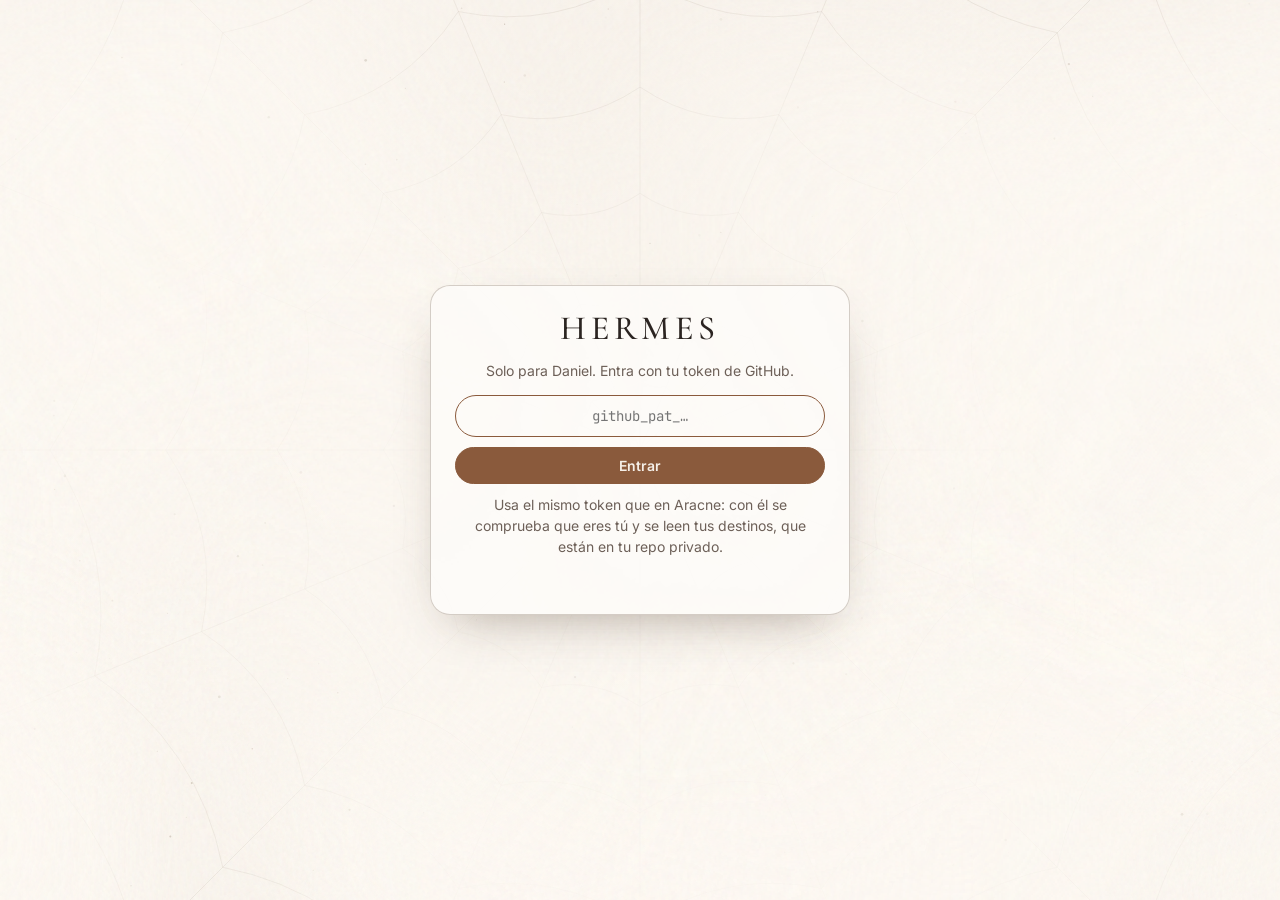
<file: hermes/index.html>
<!DOCTYPE html>
<html lang="es" class="locked">
<head>
	<meta charset="utf-8" />
	<meta name="viewport" content="width=device-width, initial-scale=1, viewport-fit=cover" />
	<title>Hermes · Selector de destinos</title>
	<meta name="robots" content="noindex, nofollow" />
	<meta name="description" content="Hermes: el selector de destinos de Daniel Carballo. Elige en la rueda a dónde ir: Aracne, el perfil o cualquier web que añadas." />
	<meta name="theme-color" content="#1b1714" media="(prefers-color-scheme: dark)" />
	<meta name="theme-color" content="#f5efe8" media="(prefers-color-scheme: light)" />
	<link rel="icon" href="/favicon.ico" sizes="48x48" />
	<link rel="icon" href="/favicon.svg" type="image/svg+xml" />
	<link rel="apple-touch-icon" href="/apple-touch-icon.png" />
	<link rel="manifest" href="/site.webmanifest" />
	<link rel="preconnect" href="https://fonts.googleapis.com" />
	<link rel="preconnect" href="https://fonts.gstatic.com" crossorigin />
	<link href="https://fonts.googleapis.com/css2?family=Cormorant+Garamond:ital,wght@0,500;0,600;1,400;1,500&family=Inter:wght@400;500;600&family=JetBrains+Mono:wght@400;500;700&display=swap" rel="stylesheet" />
	<style>
		/* Hermes: la gama de Aracne (sepia de noche, crema de día), su telaraña y su serif, con el
		   prompt en mono del CV. */
		:root {
			/* Gama de Aracne (sepia oscuro); los colores de las porciones salen de sus estados */
			--bg: #1b1714;
			--bg-2: #241f1b;
			--text: #efe6dc;
			--muted: #b3a597;
			--accent: #d8a77f;
			--accent-2: #e0b06a;
			--amber: #e0b06a;
			--olive: #9cc183;
			--blue: #7fc0de;
			--violet: #bba3e6;
			--rose: #e58a7d;
			--web: rgba(179, 165, 151, 0.16);
			--web-strong: rgba(179, 165, 151, 0.34);
			--seg: rgba(36, 31, 27, 0.74);
			--seg-line: rgba(179, 165, 151, 0.28);
			--hub: rgba(27, 23, 20, 0.92);
			--star: 243, 227, 207;
			--fog: 150, 135, 120;      /* niebla cálida sobre el sepia */
			--fog-alpha: .30;
			--shadow: 0 20px 60px -24px rgba(0, 0, 0, 0.8);
			--serif: "Cormorant Garamond", Garamond, "Times New Roman", serif;
			--sans: "Inter", system-ui, -apple-system, "Segoe UI", Roboto, sans-serif;
			--mono: "JetBrains Mono", ui-monospace, SFMono-Regular, Menlo, monospace;
			color-scheme: dark;
		}
		@media (prefers-color-scheme: light) {
			:root {
				--bg: #f5efe8;
				--bg-2: #ede5db;
				--text: #2b2421;
				--muted: #6d6058;
				--accent: #8a5a3c;
				--accent-2: #a06a24;
				--amber: #a06a24;
				--olive: #5d7a46;
				--blue: #2c6e8f;
				--violet: #7756a8;
				--rose: #a6473b;
				--web: rgba(110, 88, 70, 0.18);
				--web-strong: rgba(80, 62, 50, 0.36);
				--seg: rgba(253, 251, 248, 0.82);
				--seg-line: rgba(110, 88, 70, 0.28);
				--hub: rgba(253, 251, 248, 0.95);
				--star: 120, 98, 78;
				--fog: 252, 248, 242;  /* niebla crema */
				--fog-alpha: .55;
				--shadow: 0 20px 50px -24px rgba(60, 40, 25, 0.45);
				color-scheme: light;
			}
		}

		*, *::before, *::after { box-sizing: border-box; }
		html, body { margin: 0; height: 100%; }
		body {
			background: radial-gradient(ellipse at 50% 45%, var(--bg-2), var(--bg) 70%);
			color: var(--text); font: 15px/1.5 var(--sans);
			overflow: hidden; touch-action: none; user-select: none; -webkit-user-select: none;
		}
		[hidden] { display: none !important; }

		/* Candado: hasta comprobar con GitHub que eres tú, la rueda no se ve ni responde */
		html.locked .stage { visibility: hidden; }
		html:not(.locked) #lock { display: none; }
		#lock { position: fixed; inset: 0; z-index: 10; display: grid; place-items: center; padding: 16px; }
		.lock-card {
			width: min(420px, 100%); display: grid; gap: 14px; padding: 26px 24px; border-radius: 20px;
			background: var(--hub); border: 1px solid var(--seg-line); box-shadow: var(--shadow); text-align: center;
		}
		.lock-card h1 { margin: 0; font: 500 34px/1 var(--serif); letter-spacing: .14em; text-transform: uppercase; }
		.lock-card p { margin: 0; color: var(--muted); font-size: 14px; }
		.lock-card form { display: grid; gap: 10px; }
		.lock-card input {
			font: 14px var(--mono); color: var(--text); background: transparent; border: 1px solid var(--seg-line);
			border-radius: 999px; padding: 11px 16px; text-align: center;
		}
		.lock-card input:focus { outline: none; border-color: var(--accent); }
		.lock-card .err { min-height: 1.2em; }
		.lock-card .wait { color: var(--muted); font: 13px var(--mono); }
		:focus-visible { outline: 2px solid var(--accent); outline-offset: 3px; }
		.sr-only { position: absolute; width: 1px; height: 1px; overflow: hidden; clip: rect(0 0 0 0); white-space: nowrap; }

		canvas#sky { position: fixed; inset: 0; width: 100%; height: 100%; z-index: 0; pointer-events: none; }
		svg.backweb { position: fixed; inset: 0; width: 100%; height: 100%; z-index: 0; pointer-events: none; }
		svg.backweb path { fill: none; stroke: var(--web); stroke-width: 1; vector-effect: non-scaling-stroke; }
		/* Niebla densa: una capa detrás de la rueda y jirones delante, despejados alrededor de la rueda */
		canvas.fog { position: fixed; inset: 0; width: 100%; height: 100%; pointer-events: none; }
		#fogBack, #fogFront { z-index: 0; }   /* detrás de la interfaz: nunca tapa textos ni botones */

		.stage { position: relative; z-index: 1; height: 100%; display: grid; grid-template-rows: auto 1fr; padding: max(14px, env(safe-area-inset-top)) 16px max(14px, env(safe-area-inset-bottom)); }

		header.top { display: flex; align-items: center; justify-content: space-between; gap: 12px; }
		.prompt { font: 500 13px var(--mono); color: var(--muted); margin: 0; }
		.prompt b { color: var(--accent); font-weight: 500; }
		.cursor { display: inline-block; width: .55em; height: 1em; background: var(--accent); vertical-align: -2px; margin-left: 3px; }
		@media (prefers-reduced-motion: no-preference) { .cursor { animation: blink 1.1s steps(1) infinite; } @keyframes blink { 50% { opacity: 0; } } }
		.tools { display: flex; gap: 8px; }
		.tool {
			display: inline-flex; align-items: center; gap: 7px; cursor: pointer; font: 500 12.5px var(--mono);
			color: var(--text); background: var(--seg); border: 1px solid var(--seg-line); border-radius: 999px; padding: 7px 13px;
			backdrop-filter: blur(6px);
		}
		.tool:hover { border-color: var(--accent); }
		.tool[aria-pressed="true"] { border-color: var(--accent-2); color: var(--accent-2); }

		/* Rueda */
		.wheel-wrap { position: relative; display: grid; place-items: center; min-height: 0; }
		.wheel { position: relative; width: min(86vmin, 680px); aspect-ratio: 1; }
		@media (max-width: 640px) { .wheel { width: min(94vw, 78vh); } }
		.wheel svg { width: 100%; height: 100%; overflow: visible; display: block; }
		.ring { fill: none; stroke: var(--web-strong); stroke-width: 1; vector-effect: non-scaling-stroke; }
		.thread { fill: none; stroke: var(--web); stroke-width: 1; vector-effect: non-scaling-stroke; }
		.seg { cursor: pointer; outline: none; }
		.seg .shape { fill: var(--seg); stroke: var(--seg-line); stroke-width: 1.2; vector-effect: non-scaling-stroke; transition: fill .15s, stroke .15s; }
		.seg .glow { fill: var(--c); opacity: 0; transition: opacity .15s; }
		.seg .ic { color: var(--muted); transition: color .15s; }
		.seg .ic svg, .seg .ic img { width: 100%; height: 100%; }
		/* Logos de webs, tal cual; un contorno claro muy suave para que los oscuros (GitHub…) no se pierdan en modo oscuro */
		.seg .ic image.logo { filter: drop-shadow(0 0 .35px rgba(255, 255, 255, .6)); }
		@media (prefers-color-scheme: light) { .seg .ic image.logo { filter: none; } }
		/* Tamaños en unidades del viewBox (220 de ancho): escalan con la rueda */
		.seg .num { font: 600 5px var(--mono); fill: var(--muted); opacity: .75; }
		.seg .lbl { font: 600 8.2px var(--serif); fill: var(--text); opacity: .88; letter-spacing: .02em; }
		.seg.on .shape { stroke: var(--c); stroke-width: 2.2; }
		.seg.on .glow { opacity: .22; }
		.seg.on .ic { color: var(--c); }
		.seg.on .lbl { opacity: 1; fill: var(--c); }
		.seg.add .shape { stroke-dasharray: 5 5; }
		.seg g.move { transition: transform .18s cubic-bezier(.3,1.4,.5,1); }
		@media (prefers-reduced-motion: reduce) { .seg g.move, .seg .shape, .seg .glow { transition: none; } }
		.seg .del { opacity: 0; pointer-events: none; }
		body.editing .seg.custom .del { opacity: 1; }
		.del circle { fill: #e5484d; }
		.del path { stroke: #fff; stroke-width: 2.2; stroke-linecap: round; }
		body.editing .seg.custom .shape { stroke: #e5484d; stroke-dasharray: 3 4; }

		/* Centro */
		.hub {
			position: absolute; left: 50%; top: 50%; transform: translate(-50%, -50%); width: 46%; aspect-ratio: 1; border-radius: 50%;
			min-height: 0; overflow: hidden;
			display: grid; place-items: center; text-align: center; pointer-events: none;
			background: radial-gradient(circle at 50% 35%, color-mix(in srgb, var(--c, var(--accent)) 14%, var(--hub)), var(--hub) 70%);
			box-shadow: var(--shadow), inset 0 0 0 1px var(--seg-line);
			transition: background .2s;
		}
		.hub-in { width: 76%; max-height: 82%; display: grid; gap: 6px; justify-items: center; overflow: hidden; }
		.hub-in > * { max-width: 100%; }
		.hub h1 {
			margin: 0; font: 500 var(--fs, clamp(26px, 5.6vmin, 44px))/1.05 var(--serif); letter-spacing: .14em; text-transform: uppercase;
			overflow-wrap: anywhere; display: -webkit-box; -webkit-box-orient: vertical; -webkit-line-clamp: 2; overflow: hidden;
		}
		.hub h1.long { letter-spacing: .06em; }
		/* La descripción ocupa como mucho 3 líneas; lo que no cabe acaba en «…» */
		.hub p {
			margin: 0; color: var(--muted); font-size: clamp(12px, 1.9vmin, 14px); line-height: 1.4; max-width: 26ch;
			display: -webkit-box; -webkit-box-orient: vertical; -webkit-line-clamp: 3; overflow: hidden; overflow-wrap: anywhere;
		}
		.hub .host {
			font: 500 clamp(10.5px, 1.6vmin, 12px) var(--mono); color: var(--c, var(--accent));
			white-space: nowrap; overflow: hidden; text-overflow: ellipsis;
		}
		.hub .go { font: 500 11px var(--mono); color: var(--muted); letter-spacing: .08em; text-transform: uppercase; }

		@media (max-width: 640px) {
			.tool .t { display: none; }
			.tool { padding: 7px 11px; }
			.prompt { font-size: 12px; }
			.hub .go { display: none; }
			.hub p { font-size: 11px; -webkit-line-clamp: 2; display: -webkit-box; -webkit-box-orient: vertical; overflow: hidden; }
			.hub h1 { font-size: var(--fs, 22px); }
		}

		/* Diálogo «Añadir web» */
		dialog {
			width: min(440px, calc(100% - 24px)); border: 1px solid var(--seg-line); border-radius: 18px; padding: 0;
			background: var(--hub); color: var(--text); box-shadow: var(--shadow);
		}
		dialog::backdrop { background: rgba(5, 8, 18, .55); backdrop-filter: blur(3px); }
		dialog form { display: grid; gap: 14px; padding: 22px; }
		dialog h2 { margin: 0; font: 500 30px/1.1 var(--serif); }
		dialog label { display: grid; gap: 5px; font: 500 12px var(--mono); color: var(--muted); text-transform: uppercase; letter-spacing: .06em; }
		dialog input {
			font: 15px var(--sans); color: var(--text); background: transparent; border: 1px solid var(--seg-line);
			border-radius: 10px; padding: 10px 12px; text-transform: none; letter-spacing: 0;
		}
		dialog input:focus { outline: none; border-color: var(--accent); }
		.colors { display: flex; gap: 8px; }
		.colors input { appearance: none; -webkit-appearance: none; width: 26px; height: 26px; border-radius: 50%; padding: 0; border: 2px solid transparent; background: var(--c); cursor: pointer; }
		.colors input:checked { border-color: var(--text); box-shadow: 0 0 0 2px var(--hub) inset; }
		.row { display: flex; justify-content: flex-end; gap: 8px; }
		.btn { font: 500 14px var(--sans); cursor: pointer; border-radius: 999px; padding: 9px 18px; border: 1px solid var(--seg-line); background: transparent; color: var(--text); }
		.btn.primary { background: var(--accent); border-color: var(--accent); color: var(--bg); font-weight: 600; }
		.err { margin: 0; color: #e5484d; font-size: 13px; }
		.note { margin: 0; color: var(--muted); font-size: 12.5px; }
		.toast {
			position: fixed; left: 50%; bottom: max(18px, env(safe-area-inset-bottom)); transform: translateX(-50%); z-index: 5;
			background: var(--hub); border: 1px solid var(--seg-line); color: var(--text); padding: 9px 16px; border-radius: 999px;
			font: 13px var(--mono); box-shadow: var(--shadow); max-width: calc(100% - 32px); text-align: center;
		}
	</style>
	<script src="/js/visitas.js" defer></script>
</head>
<body>

<canvas id="sky" aria-hidden="true"></canvas>
<svg class="backweb" id="backweb" aria-hidden="true" preserveAspectRatio="xMidYMid slice" viewBox="-100 -100 200 200"></svg>
<canvas class="fog" id="fogBack" aria-hidden="true"></canvas>
<canvas class="fog" id="fogFront" aria-hidden="true"></canvas>

<svg width="0" height="0" style="position:absolute" aria-hidden="true">
	<symbol id="i-spider" viewBox="-26 -26 52 52">
		<g fill="none" stroke="currentColor" stroke-width="2" stroke-linecap="round">
			<path d="M-3-7Q-11-18-19-14M-4-4Q-15-9-23-4M-4 0Q-15 1-22 9M-3 3Q-11 10-15 21" />
			<path d="M3-7Q11-18 19-14M4-4Q15-9 23-4M4 0Q15 1 22 9M3 3Q11 10 15 21" />
		</g>
		<circle cx="0" cy="-7" r="4.6" fill="currentColor" /><ellipse cx="0" cy="5" rx="7" ry="9.5" fill="currentColor" />
	</symbol>
	<symbol id="i-user" viewBox="0 0 24 24"><g fill="none" stroke="currentColor" stroke-width="1.6" stroke-linecap="round"><circle cx="12" cy="8" r="4" /><path d="M4 21c1.2-4 4.3-6 8-6s6.8 2 8 6" /></g></symbol>
	<symbol id="i-globe" viewBox="0 0 24 24"><g fill="none" stroke="currentColor" stroke-width="1.6"><circle cx="12" cy="12" r="9" /><path d="M3 12h18M12 3c2.6 2.6 3.8 5.6 3.8 9S14.6 18.4 12 21c-2.6-2.6-3.8-5.6-3.8-9S9.4 5.6 12 3Z" /></g></symbol>
	<symbol id="i-chart" viewBox="0 0 24 24"><g fill="none" stroke="currentColor" stroke-width="1.6" stroke-linecap="round" stroke-linejoin="round"><path d="M4 20V10M10 20V4M16 20v-7M22 20H2" /></g></symbol>
	<symbol id="i-plus" viewBox="0 0 24 24"><path d="M12 5v14M5 12h14" fill="none" stroke="currentColor" stroke-width="1.8" stroke-linecap="round" /></symbol>
	<symbol id="i-wings" viewBox="0 6 64 40">
		<g fill="currentColor">
			<path id="wing-l" d="M27.5 31C21 22.5 13 16 3 12c1.4 6.6 4.6 11.4 8.6 14.4-2.6.4-4.8 1.2-6.6 2.8 3.6 2.8 8 4.2 12.6 4.4-2 1.4-3.6 3.2-4.6 5.4 5.2 1.4 10.6 1 15.8-1.4z" />
			<use href="#wing-l" transform="matrix(-1 0 0 1 64 0)" />
			<circle cx="32" cy="35" r="7.2" />
		</g>
	</symbol>
</svg>

<section id="lock" aria-labelledby="lockTitle">
	<div class="lock-card">
		<h1 id="lockTitle">Hermes</h1>
		<p id="lockText">Comprobando con GitHub que eres tú…</p>
		<form id="lockForm" hidden>
			<input id="lockToken" type="password" autocomplete="off" spellcheck="false" placeholder="github_pat_…" aria-label="Token de GitHub" required />
			<button class="btn primary" type="submit" id="lockBtn">Entrar</button>
			<p class="note">Usa el mismo token que en Aracne: con él se comprueba que eres tú y se leen tus destinos, que están en tu repo privado.</p>
		</form>
		<p class="err" id="lockErr" role="alert"></p>
	</div>
</section>

<div class="stage">
	<header class="top">
		<p class="prompt"><b>~/hermes</b> $ select --destino<span class="cursor" aria-hidden="true"></span></p>
		<div class="tools">
			<button class="tool" type="button" id="addBtn" title="Añadir una web a la rueda (tecla +)" aria-label="Añadir web">＋<span class="t"> Añadir web</span></button>
			<button class="tool" type="button" id="editBtn" aria-pressed="false" title="Quitar webs añadidas">Editar</button>
		</div>
	</header>

	<main class="wheel-wrap">
		<nav class="wheel" id="wheel" aria-label="Destinos">
			<svg id="svg" viewBox="-110 -110 220 220" role="presentation"></svg>
			<div class="hub" id="hub" aria-live="polite">
				<div class="hub-in">
					<h1 id="hubTitle">Hermes</h1>
					<p id="hubText">Apunta a un destino y haz clic para entrar.</p>
					<span class="host" id="hubHost"></span>
					<span class="go" id="hubGo" hidden>Clic · Enter · Ⓐ</span>
				</div>
			</div>
		</nav>
	</main>

</div>

<dialog id="addDlg" aria-labelledby="addTitle">
	<form id="addForm" method="dialog" novalidate>
		<h2 id="addTitle">Añadir una web</h2>
		<label>Nombre<input id="fName" maxlength="24" placeholder="GitHub" autocomplete="off" required /></label>
		<label>Dirección<input id="fUrl" type="url" placeholder="https://github.com/C10N67" autocomplete="off" required /></label>
		<label>Descripción (opcional)<input id="fDesc" maxlength="70" placeholder="Mis repositorios" autocomplete="off" /></label>
		<label>Icono (opcional: dirección de una imagen)<input id="fIcon" type="url" placeholder="Si lo dejas vacío, se busca solo" autocomplete="off" /></label>
		<div>
			<label style="margin-bottom:6px">Color</label>
			<div class="colors" id="fColors" role="radiogroup" aria-label="Color"></div>
		</div>
		<p class="err" id="fErr" hidden></p>
		<p class="note">Se guarda en tu repositorio privado (C10N67/aracne): la verás en todos tus dispositivos y nadie más puede verla.</p>
		<div class="row">
			<button class="btn" type="button" id="fCancel">Cancelar</button>
			<button class="btn primary" type="submit">Añadir a la rueda</button>
		</div>
	</form>
</dialog>

<div class="toast" id="toast" role="status" hidden></div>

<script>
(() => {
	"use strict";

	/* ---------- Candado: solo entra la cuenta de GitHub del dueño ----------
	   Se pregunta a GitHub (GET /user) de quién es el token: el de Aracne si ya está en este navegador,
	   o uno que se pide aquí. Se recuerda 30 días y se vuelve a comprobar en cada visita. Ojo: la web
	   es estática, así que esto impide usar Hermes, no ver su código. */
	const OWNER = "c10n67";
	const OK_KEY = "hermes.ok", TOKEN_KEY = "hermes.token", DAYS = 30;
	let locked = true;
	const ls = {
		get(k) { try { return localStorage.getItem(k); } catch { return null; } },
		set(k, v) { try { localStorage.setItem(k, v); } catch {} },
		del(k) { try { localStorage.removeItem(k); } catch {} },
	};
	async function whoami(token) {
		const r = await fetch("https://api.github.com/user", {
			headers: { Authorization: `Bearer ${token}`, Accept: "application/vnd.github+json" }, cache: "no-store" });
		if (r.status === 401) throw Object.assign(new Error("Ese token no es válido o ha caducado."), { bad: true });
		if (!r.ok) throw new Error(`GitHub respondió ${r.status}.`);
		return ((await r.json()).login || "").toLowerCase();
	}
	function unlock(login) {
		locked = false;
		ls.set(OK_KEY, JSON.stringify({ login, t: Date.now() }));
		document.documentElement.classList.remove("locked");
		setTimeout(() => loadDestinos(), 0);
	}
	function showLock(msg, keepForm) {
		locked = true;
		document.documentElement.classList.add("locked");
		document.getElementById("lockText").textContent = "Solo para Daniel. Entra con tu token de GitHub.";
		document.getElementById("lockForm").hidden = false;
		document.getElementById("lockErr").textContent = msg || "";
		if (!keepForm) setTimeout(() => document.getElementById("lockToken").focus(), 50);
	}
	async function gate() {
		let ok = null;
		try { ok = JSON.parse(ls.get(OK_KEY) || "null"); } catch {}
		const fresh = ok && ok.login === OWNER && Date.now() - ok.t < DAYS * 86400000;
		const token = ls.get("aracne.token") || ls.get(TOKEN_KEY);
		if (fresh && token) { locked = false; document.documentElement.classList.remove("locked"); setTimeout(() => loadDestinos(), 0); }   // entra ya; se confirma debajo
		if (!token) return showLock();
		try {
			const login = await whoami(token);
			if (login === OWNER) { if (locked) unlock(login); else ls.set(OK_KEY, JSON.stringify({ login, t: Date.now() })); return; }
			ls.del(OK_KEY);
			showLock(`El token guardado es de @${login}, no tuyo.`);
		} catch (e) {
			if (e.bad) { ls.del(OK_KEY); return showLock(e.message); }
			if (!fresh) showLock("No se pudo comprobar con GitHub (¿sin conexión?). Prueba otra vez.");
		}
	}
	document.getElementById("lockForm").addEventListener("submit", async (e) => {
		e.preventDefault();
		const input = document.getElementById("lockToken"), btn = document.getElementById("lockBtn");
		const token = input.value.trim();
		if (!token) return;
		btn.disabled = true; document.getElementById("lockErr").textContent = "";
		try {
			const login = await whoami(token);
			if (login !== OWNER) return showLock(`Ese token es de @${login}. Hermes solo se abre con la cuenta de Daniel.`, true);
			ls.set(TOKEN_KEY, token);
			input.value = "";
			unlock(login);
		} catch (err) {
			showLock(err.message, true);
		} finally { btn.disabled = false; }
	});
	gate();

	/* Los destinos NO están en el código de la web: viven en el repo privado C10N67/aracne
	   (hermes/destinos.json) y solo se leen con tu token, después del candado. */
	const DATA_API = "https://api.github.com/repos/C10N67/aracne/contents/hermes/destinos.json";
	const CACHE_KEY = "hermes.destinos";   // copia en este navegador (ya verificado) para pintar al instante
	let DEFAULTS = [];                      // destinos «fijo» del archivo
	let dataSha = null, loaded = false;
	const COLORS = { cyan: "var(--accent)", violet: "var(--violet)", amber: "var(--amber)", green: "var(--olive)", rose: "var(--rose)", blue: "var(--blue)" };
	const KEY = "hermes.links";
	const MAX_CUSTOM = 8;
	const R_OUT = 100, R_IN = 52, GAP = 1.4;   // unidades del viewBox; GAP en grados

	const $ = (id) => document.getElementById(id);
	const NS = "http://www.w3.org/2000/svg";
	const store = {
		get() { try { return JSON.parse(localStorage.getItem(KEY) || "[]"); } catch { return []; } },
		set(v) { try { localStorage.setItem(KEY, JSON.stringify(v)); return true; } catch { return false; } },
	};

	let custom = [];
	let items = [];
	let sel = -1;
	let editing = false;

	function svgEl(tag, attrs, ...kids) {
		const n = document.createElementNS(NS, tag);
		for (const [k, v] of Object.entries(attrs || {})) if (v != null) n.setAttribute(k, v);
		n.append(...kids);
		return n;
	}
	const rad = (deg) => (deg - 90) * Math.PI / 180;   // 0° = arriba
	const pt = (r, deg) => [r * Math.cos(rad(deg)), r * Math.sin(rad(deg))];
	function sector(a0, a1, r0, r1) {
		const [x0, y0] = pt(r1, a0), [x1, y1] = pt(r1, a1), [x2, y2] = pt(r0, a1), [x3, y3] = pt(r0, a0);
		const big = a1 - a0 > 180 ? 1 : 0;
		const f = (n) => n.toFixed(2);
		return `M${f(x0)} ${f(y0)}A${r1} ${r1} 0 ${big} 1 ${f(x1)} ${f(y1)}L${f(x2)} ${f(y2)}A${r0} ${r0} 0 ${big} 0 ${f(x3)} ${f(y3)}Z`;
	}

	/* ---------- Rueda ---------- */
	/* ---------- Destinos en el repo privado ---------- */
	const ghHeaders = (extra) => Object.assign({ Authorization: `Bearer ${ls.get("aracne.token") || ls.get(TOKEN_KEY)}`,
		Accept: "application/vnd.github+json", "X-GitHub-Api-Version": "2022-11-28" }, extra || {});
	function b64decode(b64) {
		const bin = atob(b64.replace(/\s/g, "")), bytes = new Uint8Array(bin.length);
		for (let i = 0; i < bin.length; i++) bytes[i] = bin.charCodeAt(i);
		return new TextDecoder().decode(bytes);
	}
	function b64encode(str) {
		const bytes = new TextEncoder().encode(str); let bin = "";
		for (let i = 0; i < bytes.length; i += 0x8000) bin += String.fromCharCode.apply(null, bytes.subarray(i, i + 0x8000));
		return btoa(bin);
	}
	const clean = (d) => Object.fromEntries(Object.entries(d).filter(([k]) => !["custom", "fixed", "add"].includes(k)));
	function applyData(data) {
		const list = (data && data.destinos) || [];
		DEFAULTS = list.filter((d) => d.fijo);
		custom = list.filter((d) => !d.fijo && /^https?:\/\//i.test(d.url || "")).slice(0, MAX_CUSTOM);
		loaded = true;
		render();
		select(-1, true);
	}
	async function fetchData() {
		const r = await fetch(`${DATA_API}?ref=main`, { headers: ghHeaders(), cache: "no-store" });
		if (r.status === 404 || r.status === 403)
			throw new Error("Tu token no puede leer C10N67/aracne (o falta hermes/destinos.json). Usa el token de Aracne.");
		if (!r.ok) throw new Error(`GitHub respondió ${r.status} al leer tus destinos.`);
		const body = await r.json();
		dataSha = body.sha;
		return JSON.parse(b64decode(body.content));
	}
	let loading = null;
	function loadDestinos() { return loading ||= doLoad().finally(() => { loading = null; }); }
	async function doLoad() {
		try { const c = JSON.parse(ls.get(CACHE_KEY) || "null"); if (c && !loaded) applyData(c); } catch {}
		if (!loaded) setHub("Cargando tus destinos…");
		let data;
		try { data = await fetchData(); }
		catch (e) { if (!loaded) setHub(e.message); else toast(e.message); return; }
		ls.set(CACHE_KEY, JSON.stringify(data));
		applyData(data);
		// Webs que se añadieron antes en este navegador (solo en local): pasarlas al repo privado
		const local = (() => { try { return JSON.parse(localStorage.getItem(KEY) || "[]"); } catch { return []; } })()
			.filter((l) => l && /^https?:\/\//i.test(l.url || "") && !custom.some((c) => c.url === l.url));
		if (local.length) {
			const ok = await saveData((d) => { d.destinos.push(...local.map((l) => ({ ...clean(l), fijo: false }))); }, `Hermes: ${local.length} web(s) de este navegador`);
			if (ok) { try { localStorage.removeItem(KEY); } catch {} toast(`${local.length} web(s) de este navegador pasadas a tu repo privado`); }
		} else { try { localStorage.removeItem(KEY); } catch {} }
	}
	/* Cambia el archivo (mutate recibe los datos más recientes) y lo guarda; si alguien lo cambió entre medias, recarga y repite */
	async function saveData(mutate, message) {
		for (let attempt = 0; attempt < 2; attempt++) {
			let data;
			try { data = await fetchData(); } catch (e) { toast(e.message); return false; }
			data.destinos = data.destinos || [];
			mutate(data);
			const r = await fetch(DATA_API, { method: "PUT", headers: ghHeaders({ "Content-Type": "application/json" }),
				body: JSON.stringify({ message, content: b64encode(JSON.stringify(data, null, 1) + "\n"), sha: dataSha, branch: "main" }) });
			if (r.ok) { dataSha = (await r.json()).content.sha; ls.set(CACHE_KEY, JSON.stringify(data)); applyData(data); return true; }
			if (r.status === 403) { toast("Tu token solo permite leer: dale «Contents: Read and write» sobre C10N67/aracne para guardar."); return false; }
			if (r.status !== 409 && r.status !== 422) { toast(`No se pudo guardar (GitHub ${r.status}).`); return false; }
		}
		toast("No se pudo guardar: el archivo cambió a la vez. Prueba otra vez."); return false;
	}
	function setHub(text) {
		$("hubTitle").textContent = "Hermes"; $("hubText").textContent = text; $("hubHost").textContent = ""; $("hubGo").hidden = true;
	}

	function buildItems() {
		items = [...DEFAULTS.map((d) => ({ ...d, fixed: true })),
			...custom.map((c, i) => ({ ...c, id: "c" + i, icon: "site", custom: true }))];
	}

	function hostOf(u) { try { return new URL(u, location.href).host || "c10n67.github.io"; } catch { return ""; } }

	function render() {
		buildItems();
		const svg = $("svg");
		svg.replaceChildren();
		const n = items.length, step = 360 / n;
		// Hilos de telaraña: anillos y radios que atraviesan la rueda
		for (const r of [R_IN - 6, (R_IN + R_OUT) / 2, R_OUT + 6]) svg.append(svgEl("circle", { class: "ring", r }));
		for (let i = 0; i < n; i++) {
			const [x0, y0] = pt(R_IN - 6, i * step - step / 2), [x1, y1] = pt(R_OUT + 9, i * step - step / 2);
			svg.append(svgEl("path", { class: "thread", d: `M${x0} ${y0}L${x1} ${y1}` }));
		}
		items.forEach((it, i) => {
			const mid = i * step, a0 = mid - step / 2 + GAP / 2, a1 = mid + step / 2 - GAP / 2;
			const [mx, my] = pt(6, mid);   // desplazamiento al seleccionarla
			// Icono encima y nombre debajo, centrados en la porción (sirve en cualquier ángulo)
			const [cx0, cy0] = pt((R_IN + R_OUT) / 2 + 3, mid);
			const [ix, iy] = [cx0, cy0 - 6];
			const [lx, ly] = [cx0, cy0 + 9];
			const [nx, ny] = pt(R_IN + 6, mid);
			const [dx, dy] = pt(R_OUT - 4, mid + step / 2 - 9);
			const size = Math.min(13, step * 0.32);
			const icon = svgEl("g", { class: "ic" });
			if (it.icon === "site") {
				// Globo mientras se busca el logo; luego, imagen SVG nativa (el logo entero, sin recortes)
				const holder = useIcon("globe", ix, iy, size);
				icon.append(holder);
				findLogo(it).then((src) => {
					if (!src || !holder.isConnected) return;
					holder.replaceWith(svgEl("image", { class: "logo", x: ix - size / 2, y: iy - size / 2, width: size, height: size,
						href: src, preserveAspectRatio: "xMidYMid meet" }));
				});
			} else icon.append(useIcon(it.icon, ix, iy, size));
			const a = svgEl("a", {
				class: "seg" + (it.add ? " add" : "") + (it.custom ? " custom" : ""), href: it.add ? "#" : it.url,
				"data-i": i, "aria-label": it.add ? "Añadir una web a la rueda" : `${it.name}: ${it.desc || hostOf(it.url)}`,
				style: `--c:${COLORS[it.color] || COLORS.cyan}`, role: it.add ? "button" : null,
			},
				svgEl("g", { class: "move", "data-dx": mx, "data-dy": my },
					svgEl("path", { class: "shape", d: sector(a0, a1, R_IN, R_OUT) }),
					svgEl("path", { class: "glow", d: sector(a0, a1, R_IN, R_OUT) }),
					icon,
					svgEl("text", { class: "lbl", x: lx, y: ly + 3, "text-anchor": "middle" }, it.name.length > 12 ? it.name.slice(0, 11) + "…" : it.name),
					i < 9 ? svgEl("text", { class: "num", x: nx, y: ny + 1.8, "text-anchor": "middle" }, String(i + 1)) : "",
					it.custom ? svgEl("g", { class: "del", transform: `translate(${dx} ${dy})` },
						svgEl("circle", { r: 6.5 }), svgEl("path", { d: "M-2.6-2.6L2.6 2.6M2.6-2.6L-2.6 2.6" })) : ""));
			a.addEventListener("focus", () => select(i));
			a.addEventListener("click", (e) => { e.preventDefault(); activate(i); });
			svg.append(a);
		});
		select(Math.min(sel, items.length - 1), true);
	}
	/* ---------- Logos de las webs añadidas ----------
	   Muchas webs no tienen /favicon.ico (KodeKloud, por ejemplo: su logo está declarado en el HTML y
	   alojado en un CDN, y una página no puede leer el HTML de otra). Por orden:
	   1. el icono que le pongas al añadirla;
	   2. el servicio de iconos de Google, que sí lee el logo declarado (solo si da más de 16 px:
	      con 16 px suele ser su globo genérico);
	   3. /apple-touch-icon.png y /favicon.ico de la propia web;
	   4. si nada sirve, el globo de Hermes.
	   El resultado se guarda en este navegador para no repetir la búsqueda. */
	const ICON_KEY = "hermes.icons";
	const iconCache = (() => { try { return JSON.parse(localStorage.getItem(ICON_KEY) || "{}"); } catch { return {}; } })();
	const pending = {};
	function probe(src, timeout = 6000) {
		return new Promise((resolve) => {
			const im = new Image();
			im.referrerPolicy = "no-referrer";
			const t = setTimeout(() => { im.src = ""; resolve(0); }, timeout);
			im.onload = () => { clearTimeout(t); resolve(im.naturalWidth || 1); };
			im.onerror = () => { clearTimeout(t); resolve(0); };
			im.src = src;
		});
	}
	async function searchLogo(it) {
		const u = new URL(it.url), host = u.hostname;
		if (it.icon_url && await probe(it.icon_url)) return it.icon_url;
		const google = `https://www.google.com/s2/favicons?domain=${encodeURIComponent(host)}&sz=128`;
		if (await probe(google) > 16) return google;
		for (const path of ["/apple-touch-icon.png", "/favicon.ico"]) {
			const src = u.origin + path;
			if (await probe(src)) return src;
		}
		return "";
	}
	function findLogo(it) {
		const key = (it.icon_url || "") + "|" + new URL(it.url).hostname;
		const hit = iconCache[key];
		const fresh = hit && Date.now() - hit.t < (hit.src ? 30 : 1) * 86400000;   // sin logo: se reintenta al día siguiente
		if (fresh) return Promise.resolve(hit.src);
		return pending[key] ||= searchLogo(it).then((src) => {
			iconCache[key] = { src, t: Date.now() };
			try { localStorage.setItem(ICON_KEY, JSON.stringify(iconCache)); } catch {}
			delete pending[key];
			return src;
		});
	}

	function useIcon(name, x, y, size) {
		return svgEl("use", { href: "#i-" + name, x: x - size / 2, y: y - size / 2, width: size, height: size });
	}

	function select(i, quiet) {
		if (i === sel && !quiet) return;
		sel = i;
		for (const a of $("svg").querySelectorAll(".seg")) {
			const on = Number(a.dataset.i) === i;
			a.classList.toggle("on", on);
			const g = a.querySelector(".move");
			g.style.transform = on ? `translate(${g.dataset.dx}px, ${g.dataset.dy}px)` : "";
		}
		const it = items[i];
		const hub = $("hub");
		if (!it) {
			hub.style.removeProperty("--c");
			$("hubTitle").textContent = "Hermes";
			fitTitle();
			$("hubText").textContent = "Apunta a un destino y haz clic para entrar.";
			$("hubHost").textContent = ""; $("hubGo").hidden = true;
			return;
		}
		hub.style.setProperty("--c", COLORS[it.color] || COLORS.cyan);
		$("hubTitle").textContent = it.name;
		fitTitle();
		$("hubText").textContent = editing && it.custom ? "Haz clic para quitarla de la rueda." : (it.desc || "");
		$("hubHost").textContent = it.add ? "" : hostOf(it.url);
		$("hubHost").title = it.add ? "" : new URL(it.url, location.href).href;
		$("hubGo").hidden = false;
		$("hubGo").textContent = it.add ? "Clic para añadir" : editing && it.custom ? "Clic para quitar" : "Clic · Enter · Ⓐ";
	}

	/* El nombre se encoge hasta caber en una línea; si ni así cabe, pasa a dos líneas (con «…» si hiciera falta) */
	function fitTitle() {
		const h = $("hubTitle");
		h.style.removeProperty("--fs");
		h.classList.toggle("long", h.textContent.length > 10);
		const box = h.parentElement.clientWidth;
		let size = parseFloat(getComputedStyle(h).fontSize);
		const min = Math.max(14, size * 0.5);
		h.style.whiteSpace = "nowrap";
		while (h.scrollWidth > box && size > min) {
			size -= 1;
			h.style.setProperty("--fs", size + "px");
		}
		h.style.whiteSpace = "";
	}
	addEventListener("resize", () => fitTitle());

	function activate(i) {
		if (locked) return;
		const it = items[i];
		if (!it) return;
		if (it.add) return openAdd();
		if (editing) {
			if (!it.custom) return toast("Los destinos fijos se cambian en hermes/destinos.json del repo aracne");
			if (!confirm(`¿Quitar «${it.name}» de la rueda?`)) return;
			sel = -1;
			saveData((d) => { d.destinos = d.destinos.filter((x) => x.fijo || x.url !== it.url); }, `Hermes: quitar ${it.name}`)
				.then((ok) => ok && toast(`«${it.name}» quitada`));
			return;
		}
		document.body.style.transition = "opacity .25s"; document.body.style.opacity = ".35";
		location.href = new URL(it.url, location.href).href;
	}
	// Al volver con «atrás» el navegador restaura la página tal cual la dejamos (atenuada): devolverla a su estado
	addEventListener("pageshow", () => {
		document.body.style.transition = "none";
		document.body.style.opacity = "";
		requestAnimationFrame(() => { document.body.style.transition = ""; });
	});

	/* ---------- Apuntar: ratón, dedo, teclado y mando ---------- */
	function aim(x, y, dead) {
		const box = $("wheel").getBoundingClientRect();
		const cx = box.left + box.width / 2, cy = box.top + box.height / 2;
		const dx = x - cx, dy = y - cy;
		if (!items.length) return -1;
		const dist = Math.hypot(dx, dy) / (box.width / 2) * 110;   // en unidades del viewBox
		if (dist < (dead ?? R_IN * 0.55)) return -1;
		if (dist > R_OUT + 30) return -1;   // lejos de la rueda: no se elige nada (margen de ~30 % alrededor)
		let deg = Math.atan2(dy, dx) * 180 / Math.PI + 90;
		deg = (deg + 360 + 180 / items.length) % 360;
		return Math.floor(deg / (360 / items.length));
	}
	document.addEventListener("pointermove", (e) => {
		if (locked || $("addDlg").open) return;
		select(aim(e.clientX, e.clientY));
	});
	// Táctil: al tocar se ilumina la porción; el «click» del enlace hace el resto
	document.addEventListener("pointerdown", (e) => {
		if ($("addDlg").open || e.target.closest(".tools") || e.pointerType === "mouse") return;
		select(aim(e.clientX, e.clientY));
	});

	document.addEventListener("keydown", (e) => {
		if (locked || $("addDlg").open || e.altKey || e.ctrlKey || e.metaKey) return;
		const n = items.length;
		if (e.key === "ArrowRight" || e.key === "ArrowDown") { e.preventDefault(); select(((sel < 0 ? -1 : sel) + 1) % n); }
		else if (e.key === "ArrowLeft" || e.key === "ArrowUp") { e.preventDefault(); select(((sel < 0 ? 0 : sel) - 1 + n) % n); }
		else if (/^[1-9]$/.test(e.key) && Number(e.key) <= n) select(Number(e.key) - 1);
		else if ((e.key === "Enter" || e.key === " ") && sel >= 0 && !(document.activeElement instanceof SVGAElement)) { e.preventDefault(); activate(sel); }
		else if (e.key === "+") { e.preventDefault(); openAdd(); }
		else if (e.key === "Escape") { select(-1); document.activeElement?.blur?.(); }
		else return;
		const a = $("svg").querySelector(`.seg[data-i="${sel}"]`);
		if (a && document.activeElement !== a && e.key !== "Escape") a.focus({ preventScroll: true });
	});

	// Mando: stick izquierdo para apuntar, Ⓐ (botón 0) para entrar
	let padLoop = 0, padWasA = false;
	function pollPad() {
		const pad = [...(navigator.getGamepads?.() || [])].find(Boolean);
		if (!pad) { padLoop = 0; return; }
		if (locked) { padLoop = requestAnimationFrame(pollPad); return; }
		const [x, y] = pad.axes;
		if (Math.hypot(x, y) > 0.5) {
			let deg = (Math.atan2(y, x) * 180 / Math.PI + 90 + 360 + 180 / items.length) % 360;
			select(Math.floor(deg / (360 / items.length)));
		}
		const a = pad.buttons[0]?.pressed;
		if (a && !padWasA && sel >= 0 && !$("addDlg").open) activate(sel);
		padWasA = a;
		padLoop = requestAnimationFrame(pollPad);
	}
	window.addEventListener("gamepadconnected", () => { if (!padLoop) padLoop = requestAnimationFrame(pollPad); });

	/* ---------- Añadir y editar ---------- */
	const swatches = Object.keys(COLORS);
	$("fColors").replaceChildren(...swatches.map((c, i) => {
		const r = document.createElement("input");
		r.type = "radio"; r.name = "color"; r.value = c; r.checked = i === 1;
		r.style.setProperty("--c", COLORS[c]); r.setAttribute("aria-label", c);
		return r;
	}));
	function openAdd() {
		if (custom.length >= MAX_CUSTOM) return toast(`Caben ${MAX_CUSTOM} webs añadidas: quita alguna en «Editar»`);
		$("addForm").reset(); $("fErr").hidden = true;
		$("fColors").querySelectorAll("input")[1 + (custom.length % (swatches.length - 1))].checked = true;
		$("addDlg").showModal();
		$("fName").focus();
	}
	$("addBtn").addEventListener("click", openAdd);
	$("fCancel").addEventListener("click", () => $("addDlg").close());
	$("addForm").addEventListener("submit", (e) => {
		e.preventDefault();
		const name = $("fName").value.trim();
		let url = $("fUrl").value.trim();
		if (url && !/^[a-z]+:\/\//i.test(url)) url = "https://" + url;
		let ok = false;
		try { ok = ["http:", "https:"].includes(new URL(url).protocol) && !!new URL(url).hostname.includes("."); } catch {}
		const err = !name ? "Ponle un nombre." : !ok ? "La dirección no es válida (ejemplo: https://github.com)." : "";
		if (err) { $("fErr").textContent = err; $("fErr").hidden = false; return; }
		let icon_url = $("fIcon").value.trim();
		if (icon_url && !/^https?:\/\//i.test(icon_url)) icon_url = "https://" + icon_url;
		try { if (icon_url && !["http:", "https:"].includes(new URL(icon_url).protocol)) throw 0; }
		catch { $("fErr").textContent = "La dirección del icono no es válida."; $("fErr").hidden = false; return; }
		const entry = { name, url, desc: $("fDesc").value.trim(), color: new FormData(e.target).get("color") || "violet",
			...(icon_url ? { icon_url } : {}), fijo: false };
		$("addDlg").close();
		toast("Guardando en tu repo privado…");
		saveData((d) => { if (!d.destinos.some((x) => x.url === url)) d.destinos.push(entry); }, `Hermes: añadir ${name}`)
			.then((ok) => { if (ok) { select(items.findIndex((x) => x.url === url)); toast(`«${name}» añadida a la rueda`); } });
	});
	$("editBtn").addEventListener("click", () => {
		editing = !editing;
		document.body.classList.toggle("editing", editing);
		$("editBtn").setAttribute("aria-pressed", String(editing));
		$("editBtn").textContent = editing ? "Listo" : "Editar";
		if (editing && !custom.length) toast("Aún no has añadido webs: usa «＋ Añadir web»");
		select(sel, true);
	});

	let toastT;
	function toast(msg) {
		const t = $("toast"); t.textContent = msg; t.hidden = false;
		clearTimeout(toastT); toastT = setTimeout(() => { t.hidden = true; }, 2600);
	}

	/* ---------- Fondo: cielo del CV + telaraña de Aracne ---------- */
	(function backWeb() {
		const svg = $("backweb"), spokes = 16, rings = 9;
		let d = "";
		for (let i = 0; i < spokes; i++) {
			const [x, y] = pt(150, i * 360 / spokes);
			d += `M0 0L${x.toFixed(1)} ${y.toFixed(1)}`;
		}
		for (let k = 1; k <= rings; k++) {
			const r = 150 * Math.pow(k / rings, 1.2);
			for (let i = 0; i < spokes; i++) {
				const a0 = i * 360 / spokes, a1 = (i + 1) * 360 / spokes;
				const [x0, y0] = pt(r, a0), [x1, y1] = pt(r, a1), [cx, cy] = pt(r * 0.9, (a0 + a1) / 2);
				d += `${i ? "" : `M${x0.toFixed(1)} ${y0.toFixed(1)}`}Q${cx.toFixed(1)} ${cy.toFixed(1)} ${x1.toFixed(1)} ${y1.toFixed(1)}`;
			}
		}
		svg.append(svgEl("path", { d }));
	})();
	(function sky() {
		const c = $("sky"), ctx = c.getContext("2d");
		const reduce = matchMedia("(prefers-reduced-motion: reduce)").matches;
		let stars = [], W = 0, H = 0;
		const rgb = () => getComputedStyle(document.documentElement).getPropertyValue("--star").trim() || "226,232,240";
		function size() {
			const dpr = Math.min(devicePixelRatio || 1, 2);
			W = innerWidth; H = innerHeight; c.width = W * dpr; c.height = H * dpr; ctx.setTransform(dpr, 0, 0, dpr, 0, 0);
			stars = Array.from({ length: Math.round(W * H / 5200) }, () => ({ x: Math.random() * W, y: Math.random() * H, r: Math.random() * 1.2 + 0.2, p: Math.random() * 6.28, s: 0.4 + Math.random() }));
		}
		function draw(t) {
			ctx.clearRect(0, 0, W, H);
			const col = rgb();
			for (const s of stars) {
				const a = reduce ? 0.55 : 0.35 + 0.35 * Math.sin(s.p + t / 1000 * s.s);
				ctx.fillStyle = `rgba(${col},${a.toFixed(3)})`;
				ctx.beginPath(); ctx.arc(s.x, s.y, s.r, 0, 6.283); ctx.fill();
			}
			if (!reduce) requestAnimationFrame(draw);
		}
		addEventListener("resize", () => { size(); if (reduce) draw(0); });
		size(); requestAnimationFrame(draw);
	})();

	(function fog() {
		const back = $("fogBack"), front = $("fogFront");
		const bctx = back.getContext("2d"), fctx = front.getContext("2d");
		const reduce = matchMedia("(prefers-reduced-motion: reduce)").matches;
		let W = 0, H = 0, puffs = [], wisps = [], sprite = null, last = 0;
		// Ratón: la niebla lo sigue un poco (paralaje) y se remueve muy suave al pasar el cursor
		const mouse = { x: 0, y: 0, vx: 0, vy: 0, px: null, py: null, on: false };
		const par = { x: 0, y: 0 };
		addEventListener("pointermove", (e) => {
			if (mouse.px != null) { mouse.vx += e.clientX - mouse.px; mouse.vy += e.clientY - mouse.py; }
			mouse.px = mouse.x = e.clientX; mouse.py = mouse.y = e.clientY; mouse.on = true;
		});
		document.addEventListener("pointerleave", () => { mouse.on = false; mouse.px = mouse.py = null; });
		// Una «bocanada» de niebla: degradado radial muy suave, dibujado una vez y reutilizado
		function makeSprite() {
			const css = getComputedStyle(document.documentElement);
			const rgb = css.getPropertyValue("--fog").trim() || "120,138,168";
			const c = document.createElement("canvas"); c.width = c.height = 256;
			const g = c.getContext("2d"), gr = g.createRadialGradient(128, 128, 0, 128, 128, 128);
			gr.addColorStop(0, `rgba(${rgb},1)`); gr.addColorStop(.35, `rgba(${rgb},.75)`);
			gr.addColorStop(.7, `rgba(${rgb},.25)`); gr.addColorStop(1, `rgba(${rgb},0)`);
			g.fillStyle = gr; g.fillRect(0, 0, 256, 256);
			return { c, a: parseFloat(css.getPropertyValue("--fog-alpha")) || .3 };
		}
		const rnd = (a, b) => a + Math.random() * (b - a);
		function puff(front) {
			const m = Math.max(W, H);
			// Más densa abajo: la y se reparte con sesgo hacia el suelo
			const y = H * (front ? rnd(.55, 1.1) : Math.pow(Math.random(), .6) * 1.15 - .05);
			return { x: rnd(-.2, 1.2) * W, y, r: m * (front ? rnd(.16, .3) : rnd(.18, .42)),
				vx: rnd(1.5, 5) * (Math.random() < .5 ? -1 : 1) * (front ? 1.5 : 1), vy: rnd(-.6, .6),
				a: front ? rnd(.35, .7) : rnd(.35, 1), ph: rnd(0, 6.28), ox: 0, oy: 0, kx: 0, ky: 0 };
		}
		function size() {
			W = innerWidth; H = innerHeight;
			for (const c of [back, front]) { c.width = Math.ceil(W / 2); c.height = Math.ceil(H / 2); }   // la niebla es borrosa: media resolución basta
			bctx.setTransform(.5, 0, 0, .5, 0, 0); fctx.setTransform(.5, 0, 0, .5, 0, 0);
			const n = Math.round(Math.min(70, Math.max(26, W * H / 26000)));
			puffs = Array.from({ length: n }, () => puff(false));
			wisps = Array.from({ length: Math.round(n / 3) }, () => puff(true));
			sprite = makeSprite();
		}
		function step(list, dt, stir) {
			const spring = Math.min(1, dt * .6), damp = Math.pow(.2, dt);
			for (const p of list) {
				p.x += p.vx * dt; p.y += p.vy * dt;
				if (p.x - p.r > W * 1.2) p.x = -p.r; else if (p.x + p.r < -W * .2) p.x = W + p.r;
				// Remolino: el cursor empuja un poco las nubes que atraviesa y luego vuelven a su sitio
				if (mouse.on && (mouse.vx || mouse.vy)) {
					const d = Math.hypot(p.x + p.ox - mouse.x, p.y + p.oy - mouse.y);
					if (d < p.r) { const f = (1 - d / p.r) * stir; p.kx += mouse.vx * f; p.ky += mouse.vy * f; }
				}
				p.kx *= damp; p.ky *= damp;
				p.ox += (p.kx - p.ox * .9) * spring; p.oy += (p.ky - p.oy * .9) * spring;
			}
		}
		function paint(ctx, list, t, k, depth) {
			ctx.clearRect(0, 0, W, H);
			const sx = par.x * depth, sy = par.y * depth;
			for (const p of list) {
				ctx.globalAlpha = Math.min(1, sprite.a * p.a * k * (0.88 + 0.12 * Math.sin(p.ph + t / 6000)));
				ctx.drawImage(sprite.c, p.x + p.ox + sx - p.r, p.y + p.oy + sy - p.r, p.r * 2, p.r * 2);
			}
			ctx.globalAlpha = 1;
		}
		function clearAroundWheel() {
			const box = $("wheel").getBoundingClientRect();
			const cx = box.left + box.width / 2, cy = box.top + box.height / 2, r = box.width / 2;
			const g = fctx.createRadialGradient(cx, cy, r * .85, cx, cy, r * 1.45);
			g.addColorStop(0, "rgba(0,0,0,1)"); g.addColorStop(1, "rgba(0,0,0,0)");
			fctx.globalCompositeOperation = "destination-out";
			fctx.fillStyle = g; fctx.fillRect(0, 0, W, H);
			fctx.globalCompositeOperation = "source-over";
		}
		function frame(t) {
			const dt = Math.min(.1, (t - (last || t)) / 1000); last = t;
			if (!reduce) {
				// Paralaje: la niebla se desplaza un poco hacia el lado contrario del ratón, sin prisa
				const tx = mouse.on ? (mouse.x / W - .5) * -26 : 0, ty = mouse.on ? (mouse.y / H - .5) * -18 : 0;
				const e = Math.min(1, dt * .9);
				par.x += (tx - par.x) * e; par.y += (ty - par.y) * e;
				step(puffs, dt, .05); step(wisps, dt, .08);
				mouse.vx = mouse.vy = 0;
			}
			paint(bctx, puffs, t, 1.6, .6);   // densa detrás de la rueda; se mueve menos (más lejos)
			paint(fctx, wisps, t, 1, 1.2);
			clearAroundWheel();
			if (!reduce) requestAnimationFrame(frame);
		}
		addEventListener("resize", () => { size(); if (reduce) frame(0); });
		matchMedia("(prefers-color-scheme: dark)").addEventListener?.("change", () => { sprite = makeSprite(); if (reduce) frame(0); });
		size(); requestAnimationFrame(frame);
		window.__fog = { par, stir: () => Math.max(0, ...puffs.concat(wisps).map((p) => Math.hypot(p.ox, p.oy))) };
	})();

	render();
	select(-1, true);
	if (!locked && !loaded) loadDestinos();
	window.__hermes = { items: () => items, select, aim };
})();
</script>
</body>
</html>
</file>
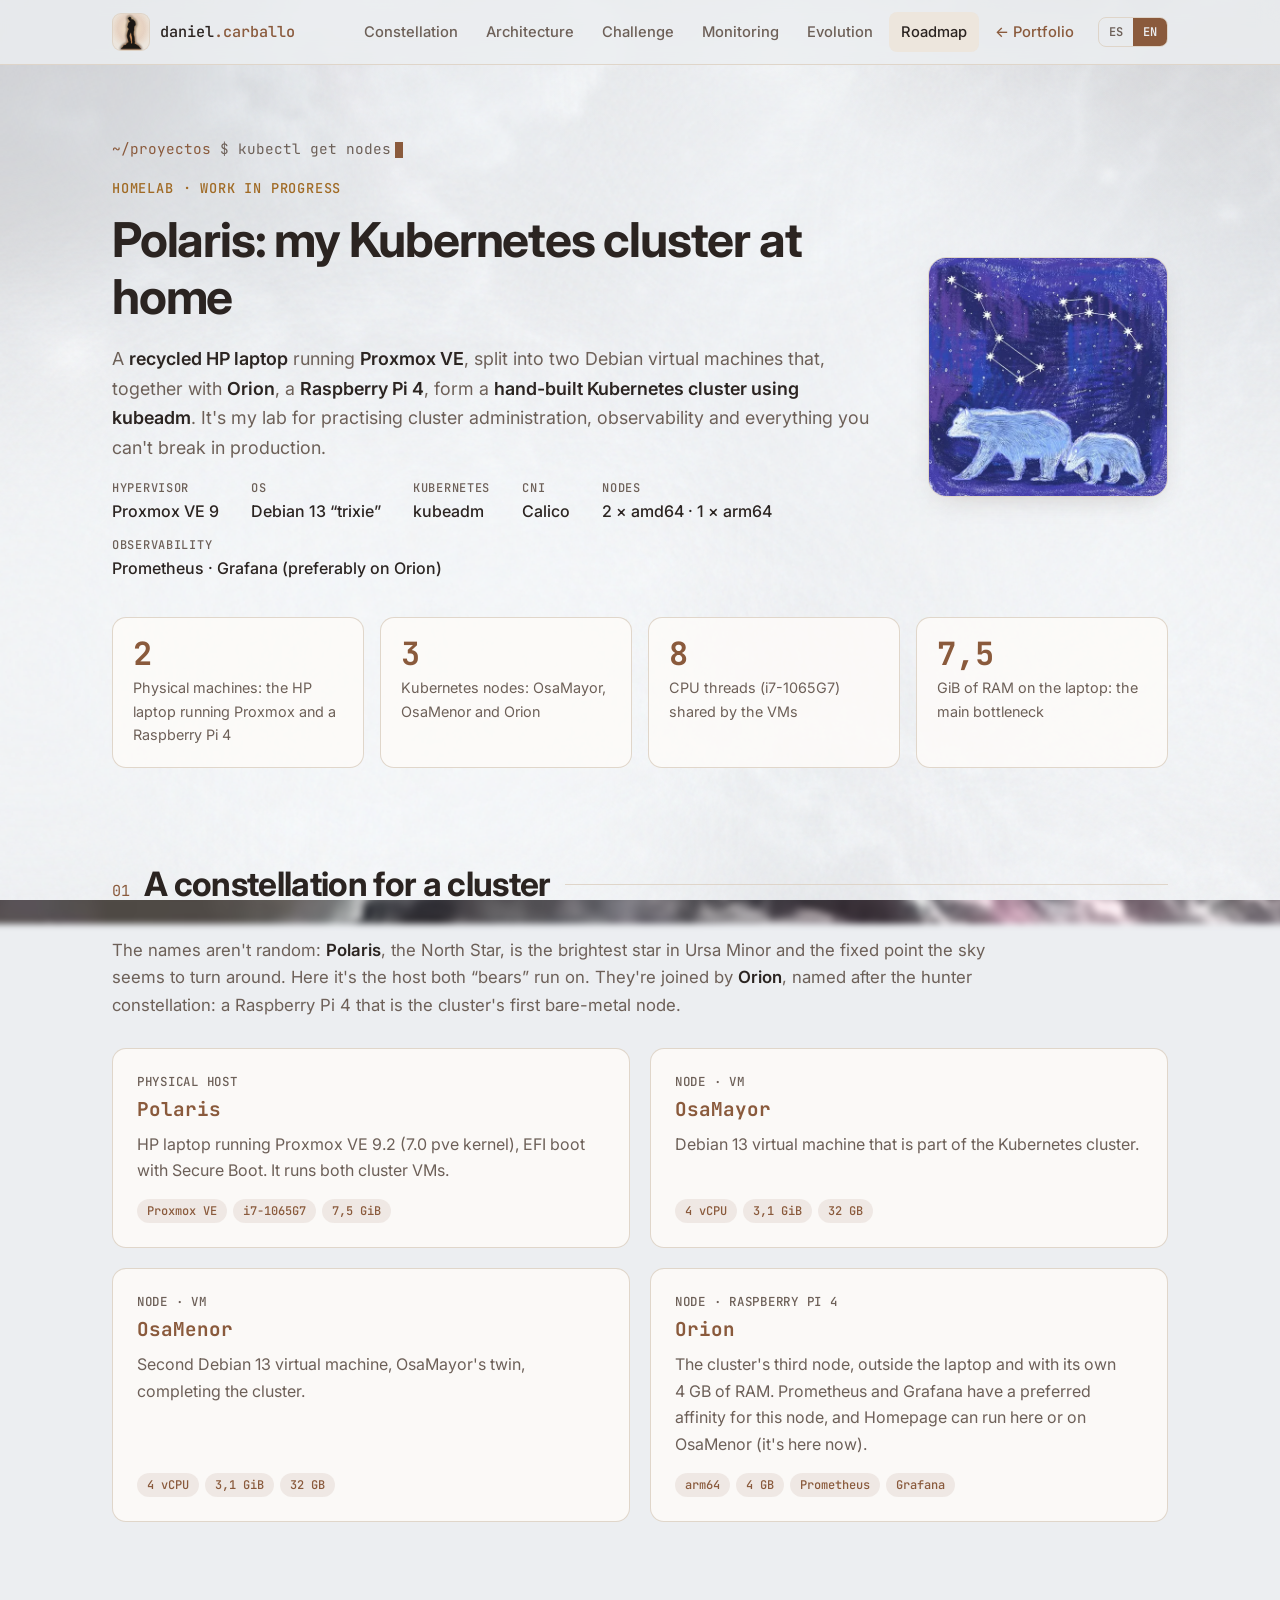
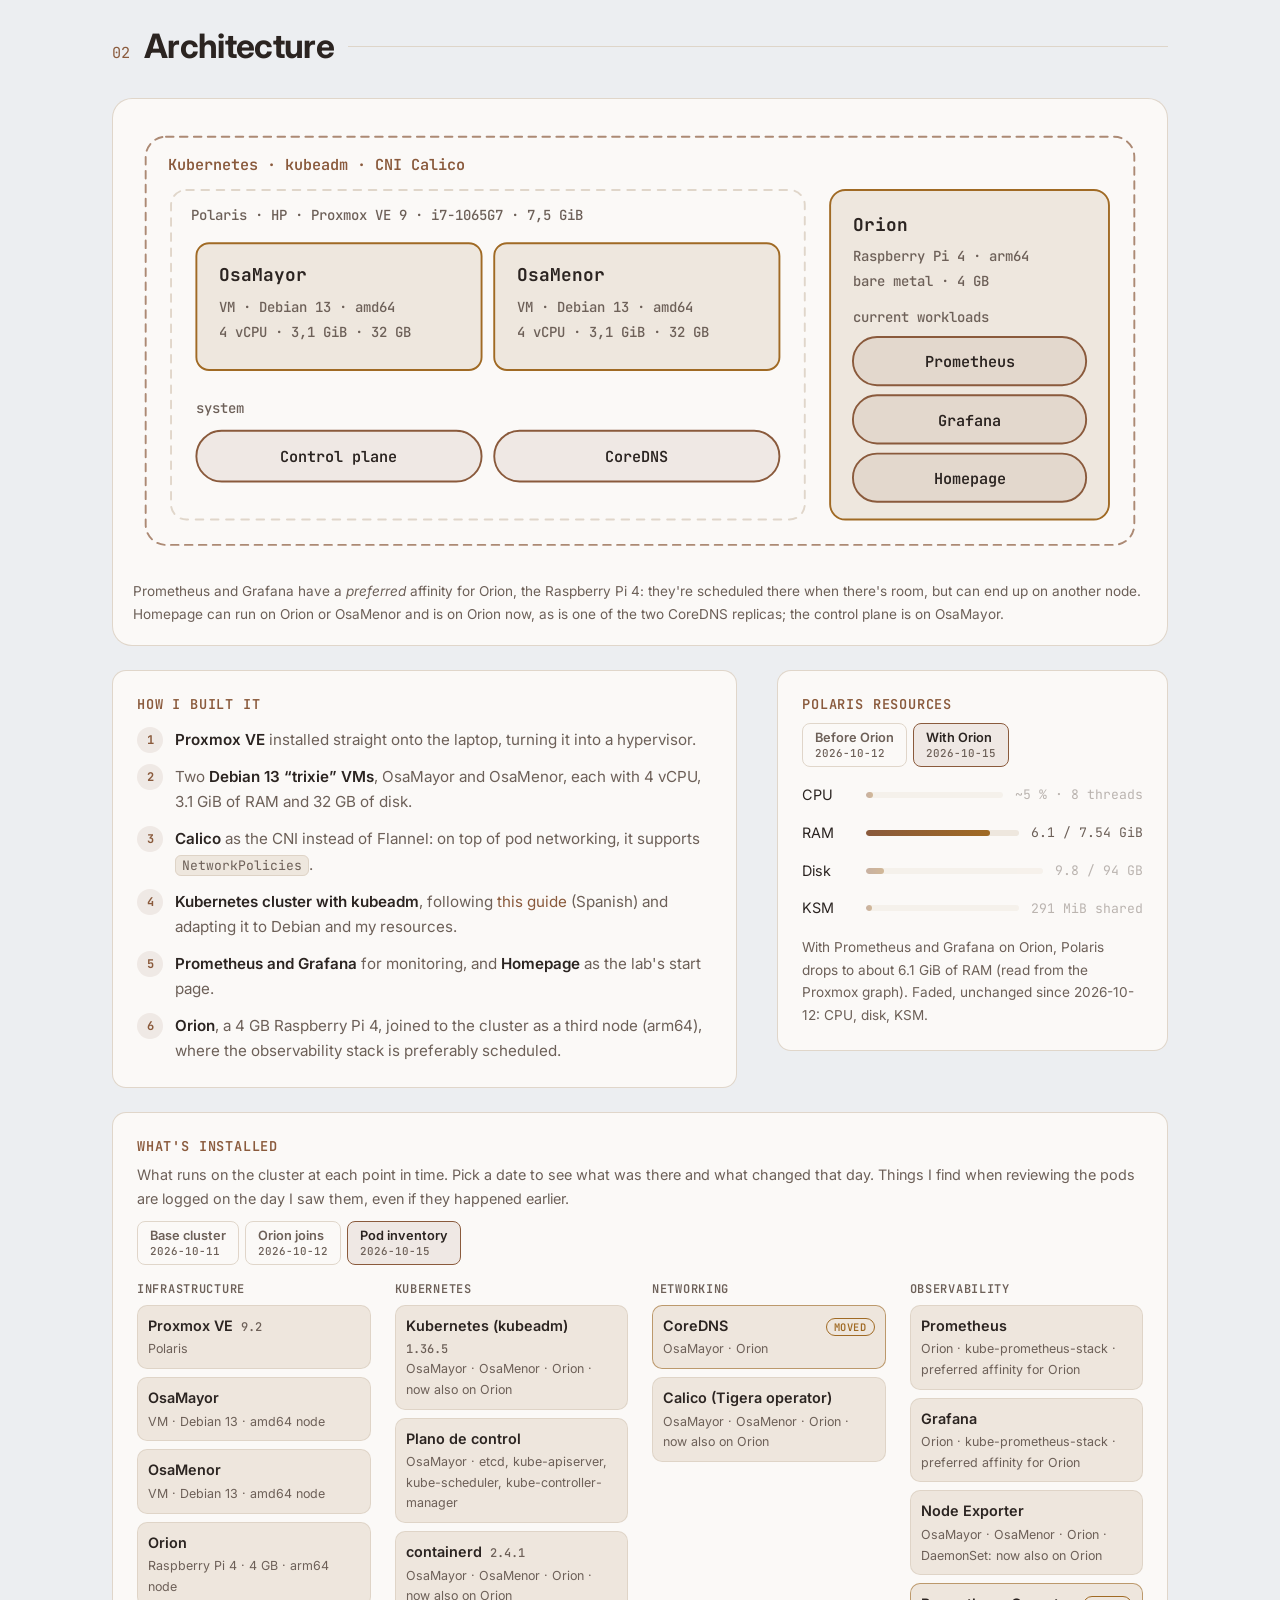
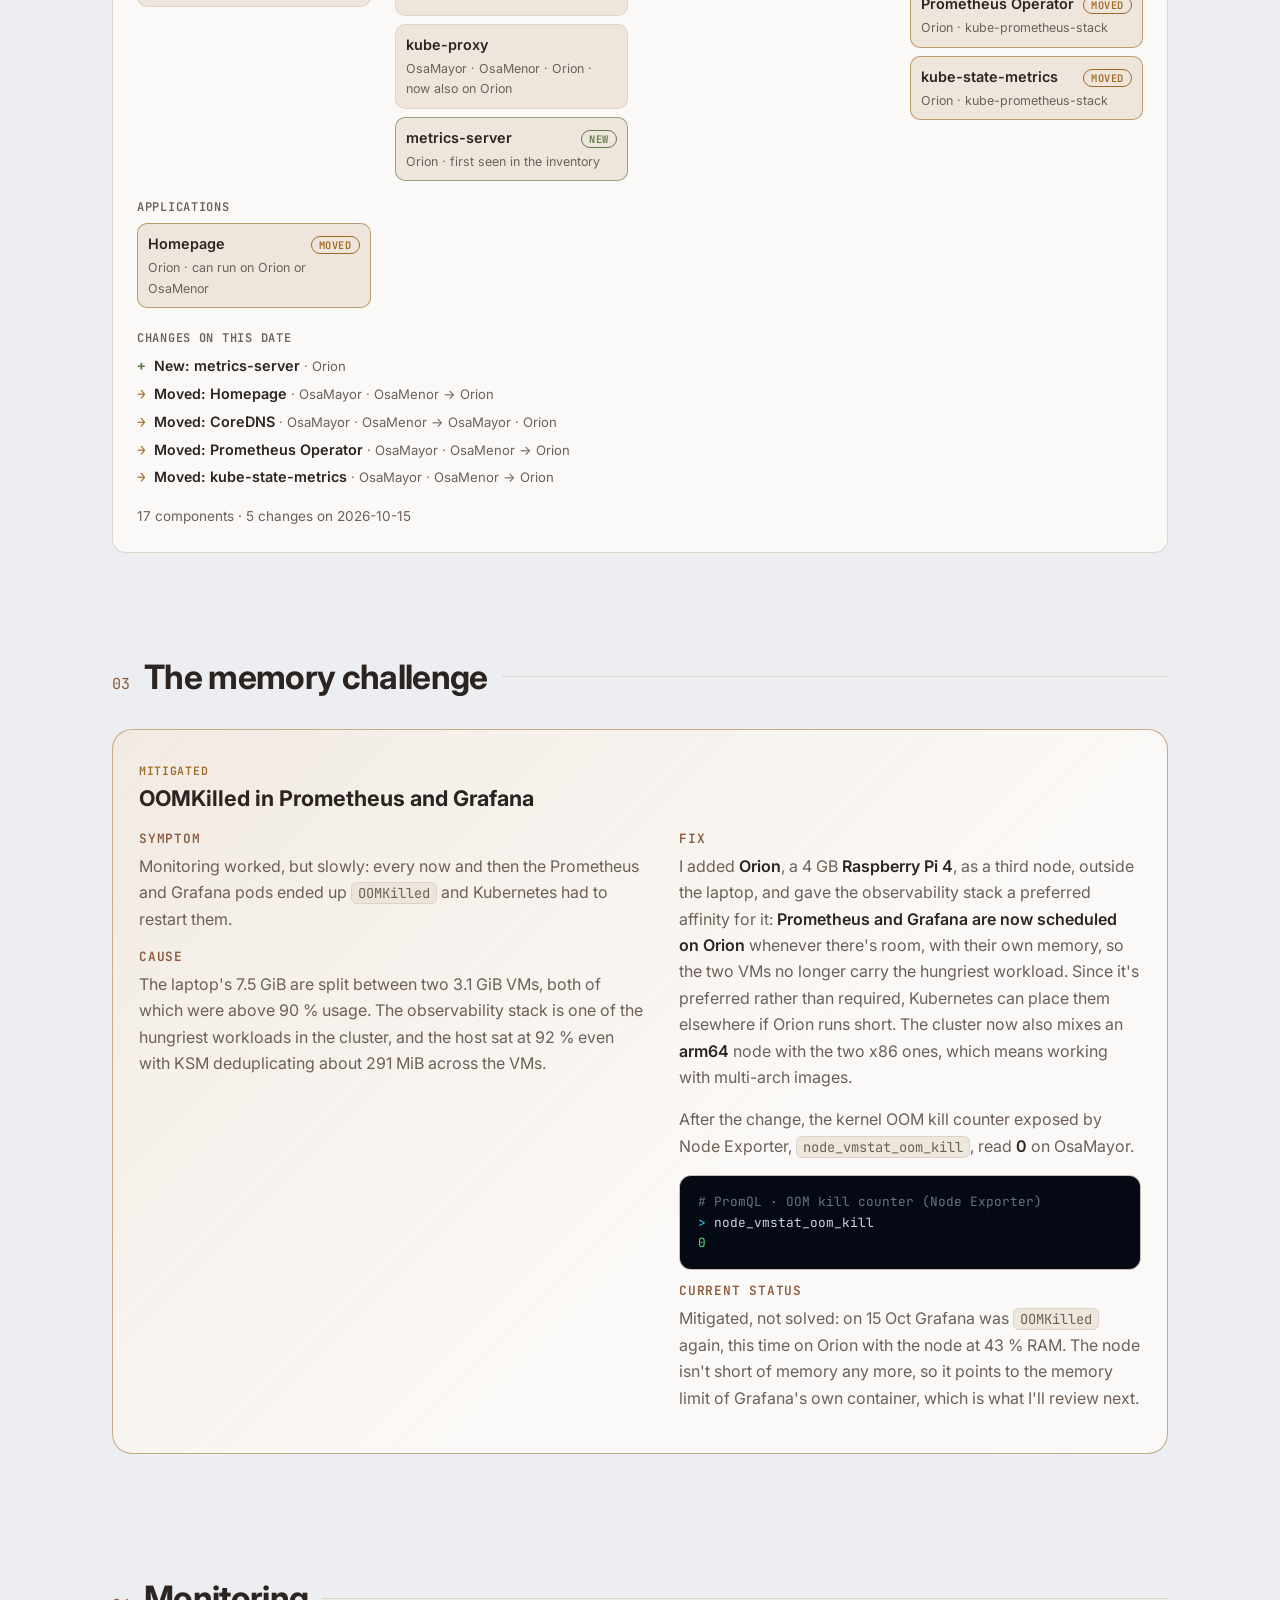
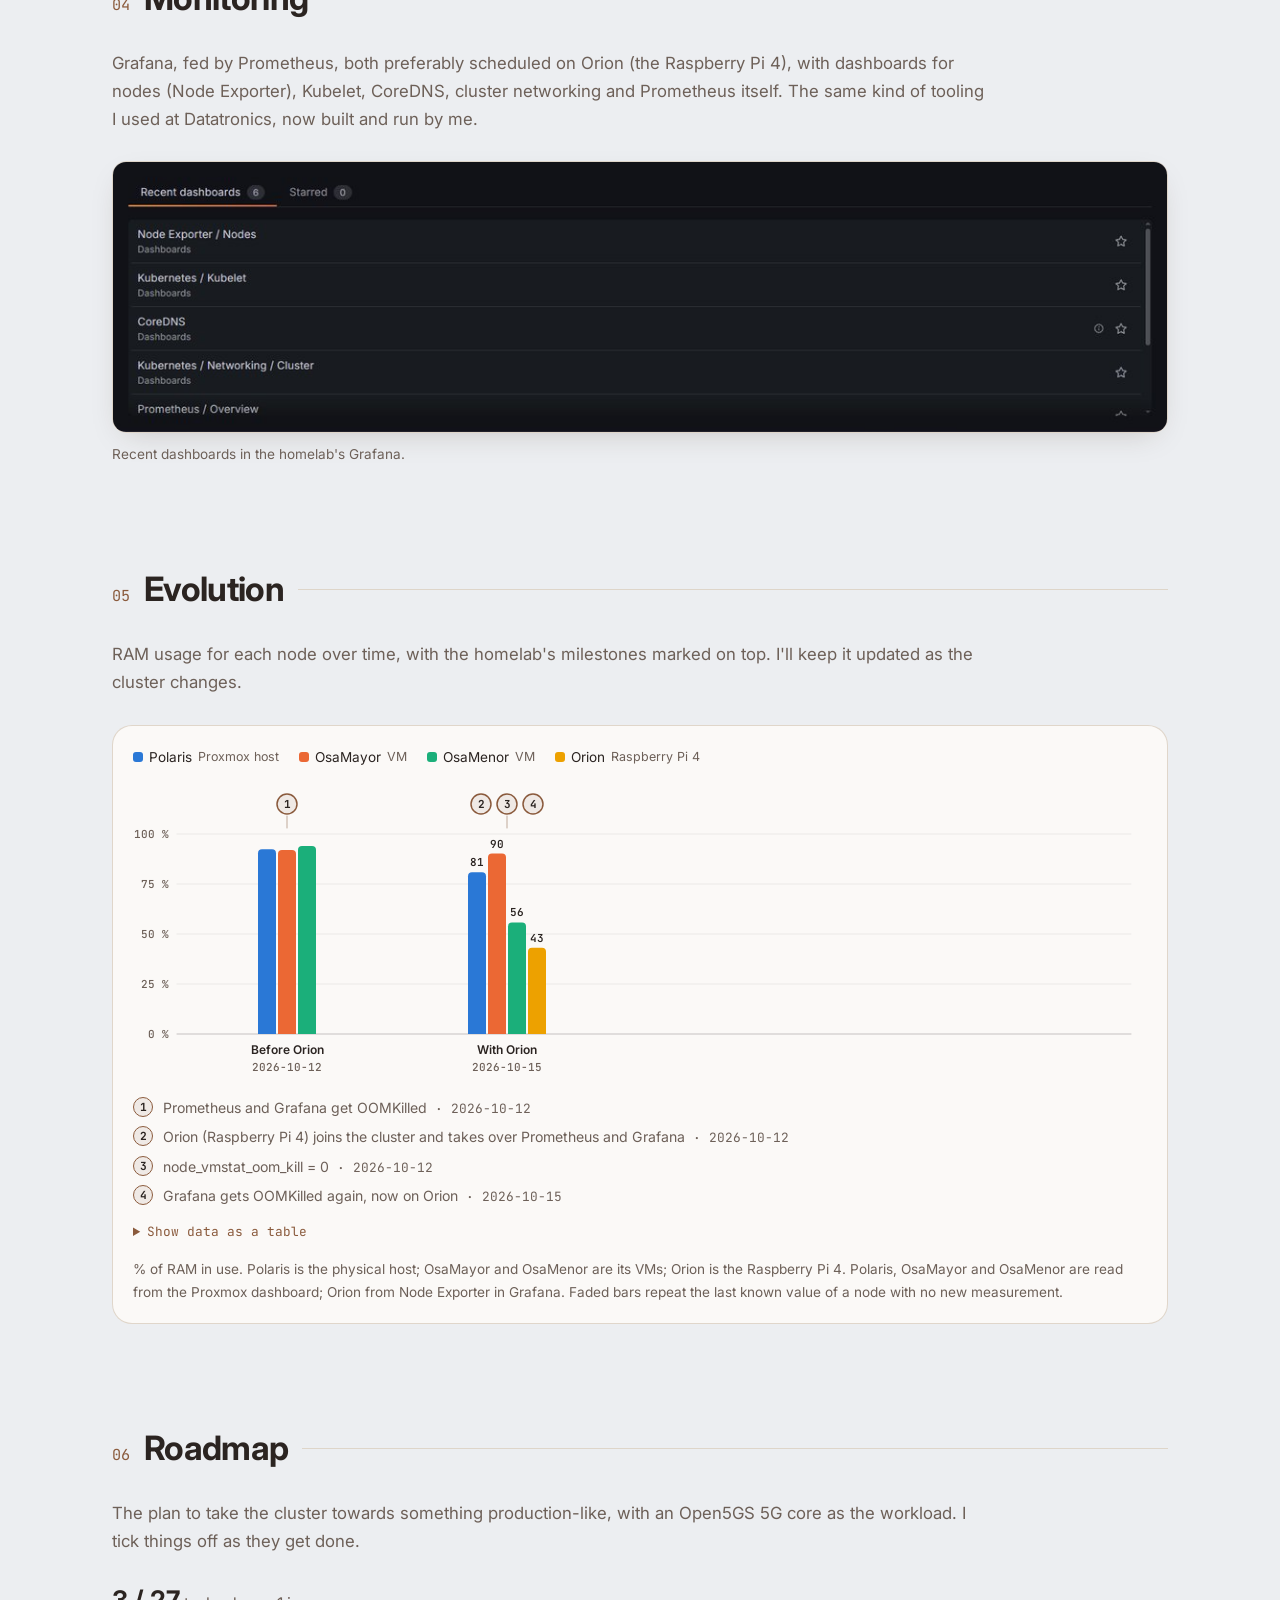
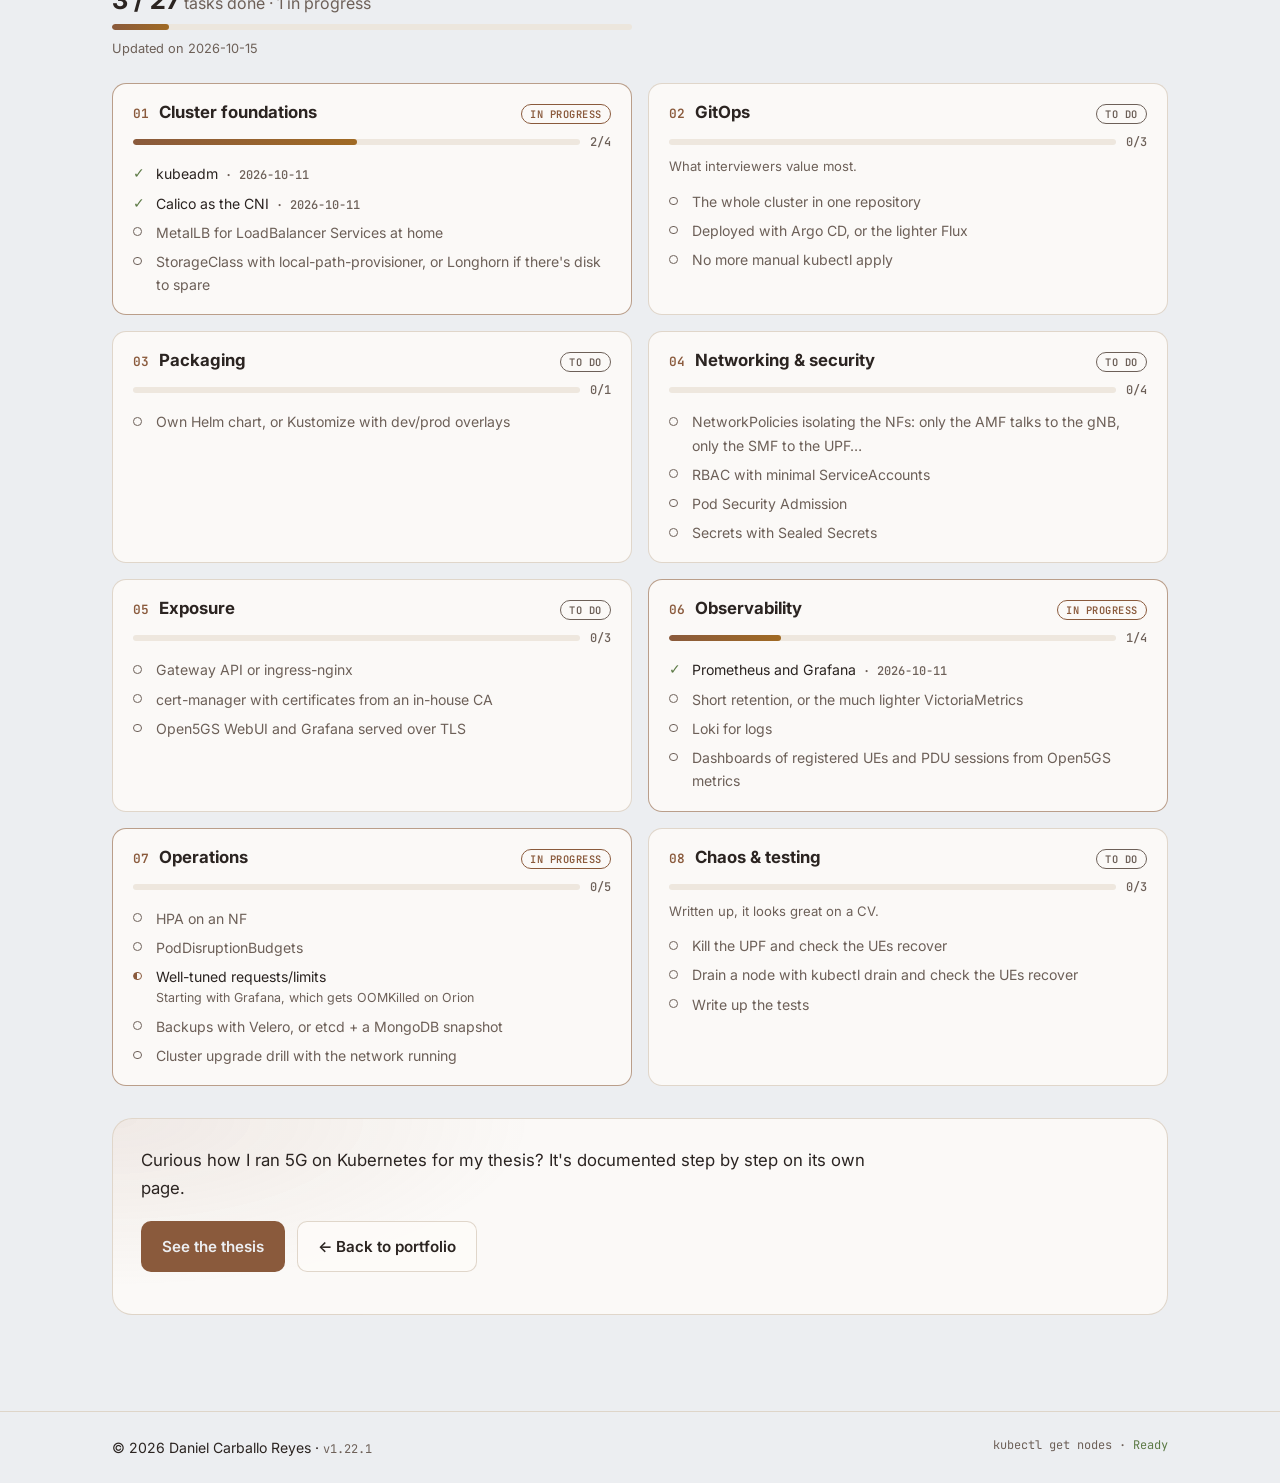
<file: homelab.html>
<!DOCTYPE html>
<html lang="es" data-lang="es">
<head>
	<meta charset="utf-8" />
	<meta name="viewport" content="width=device-width, initial-scale=1" />
	<title>Homelab Polaris · Kubernetes en casa · Daniel Carballo Reyes</title>
	<meta name="description" content="Homelab de Daniel Carballo Reyes: un portátil HP con Proxmox VE dividido en dos nodos Debian (OsaMayor y OsaMenor) y Orion, una Raspberry Pi 4 de 4 GB, como tercer nodo, con Kubernetes instalado mediante kubeadm y Calico como CNI. Prometheus y Grafana se ejecutan en Orion." />
	<meta name="author" content="Daniel Carballo Reyes" />
	<meta property="og:title" content="Homelab Polaris · Kubernetes en casa" />
	<meta property="og:description" content="Proxmox VE, dos nodos Debian sobre un portátil reciclado y Orion, una Raspberry Pi 4 con Prometheus y Grafana, todo en un clúster de Kubernetes con kubeadm y Calico." />
	<meta property="og:url" content="https://c10n67.github.io/homelab.html" />
	<meta property="og:type" content="article" />
	<meta property="og:image" content="https://c10n67.github.io/images/og-preview.jpg" />
	<meta property="og:image:width" content="1200" />
	<meta property="og:image:height" content="630" />
	<meta name="twitter:card" content="summary_large_image" />
	<meta name="theme-color" content="#1a1c21" media="(prefers-color-scheme: dark)" />
	<meta name="theme-color" content="#eceef1" media="(prefers-color-scheme: light)" />
	<link rel="icon" href="/favicon.ico" sizes="48x48" />
	<link rel="icon" href="/favicon.svg" type="image/svg+xml" />
	<link rel="apple-touch-icon" href="/apple-touch-icon.png" />
	<link rel="manifest" href="/site.webmanifest" />
	<link rel="preconnect" href="https://fonts.googleapis.com" />
	<link rel="preconnect" href="https://fonts.gstatic.com" crossorigin />
	<link href="https://fonts.googleapis.com/css2?family=Inter:wght@400;500;600;700&family=JetBrains+Mono:wght@400;500;700&display=swap" rel="stylesheet" />
	<link rel="stylesheet" href="css/style.css?v=61ef8c7c" />
	<script>document.documentElement.classList.add('js');</script>
	<script src="/js/visitas.js" defer></script>
</head>
<body>

	<a class="skip-link" href="#main">Saltar al contenido</a>

	<header class="site-header">
		<nav class="nav container" aria-label="Principal">
			<a href="index.html" class="logo" aria-label="Volver al portfolio">
				<span class="logo-mark logo-backlit"><img src="images/logo-contraluz.png" alt="" width="38" height="38" decoding="async" /></span>
				<span class="logo-text">daniel<span class="accent">.carballo</span></span>
			</a>

			<button class="nav-toggle" aria-expanded="false" aria-controls="nav-links">
				<span class="sr-only">Menú</span>
				<span class="bar"></span><span class="bar"></span><span class="bar"></span>
			</button>

			<ul class="nav-links" id="nav-links">
				<li><a href="#constelacion"><span lang="es">Constelación</span><span lang="en">Constellation</span></a></li>
				<li><a href="#arquitectura"><span lang="es">Arquitectura</span><span lang="en">Architecture</span></a></li>
				<li><a href="#reto"><span lang="es">Reto</span><span lang="en">Challenge</span></a></li>
				<li><a href="#monitorizacion"><span lang="es">Monitorización</span><span lang="en">Monitoring</span></a></li>
				<li><a href="#evolucion"><span lang="es">Evolución</span><span lang="en">Evolution</span></a></li>
				<li><a href="#futuro"><span lang="es">Hoja de ruta</span><span lang="en">Roadmap</span></a></li>
				<li><a href="index.html#proyectos" class="nav-back">← Portfolio</a></li>
				<li class="lang-switch" role="group" aria-label="Idioma / Language">
					<button type="button" data-set-lang="es" aria-pressed="true">ES</button>
					<button type="button" data-set-lang="en" aria-pressed="false">EN</button>
				</li>
			</ul>
		</nav>
	</header>

	<main id="main">

		<!-- Cabecera -->
		<section class="case-hero container" id="top">
			<div class="case-hero-grid">
			<div class="case-hero-text">
			<p class="prompt">
				<a href="index.html#proyectos" class="crumb">~/proyectos</a> $ kubectl get nodes<span class="cursor" aria-hidden="true"></span>
			</p>
			<p class="case-kicker">
				<span lang="es">Homelab · en evolución</span>
				<span lang="en">Homelab · work in progress</span>
			</p>
			<h1>
				<span lang="es">Polaris: mi clúster de Kubernetes en casa</span>
				<span lang="en">Polaris: my Kubernetes cluster at home</span>
			</h1>
			<p class="tagline">
				<span lang="es">Un <strong>portátil HP reciclado</strong> con <strong>Proxmox VE</strong>, dividido en dos máquinas virtuales Debian que, junto a <strong>Orion</strong>, una <strong>Raspberry Pi 4</strong>, forman un clúster de <strong>Kubernetes montado a mano con kubeadm</strong>. Es mi laboratorio para practicar administración de clústeres, observabilidad y todo lo que no se puede romper en producción.</span>
				<span lang="en">A <strong>recycled HP laptop</strong> running <strong>Proxmox VE</strong>, split into two Debian virtual machines that, together with <strong>Orion</strong>, a <strong>Raspberry Pi 4</strong>, form a <strong>hand-built Kubernetes cluster using kubeadm</strong>. It's my lab for practising cluster administration, observability and everything you can't break in production.</span>
			</p>

			<dl class="case-meta">
				<div><dt><span lang="es">Hipervisor</span><span lang="en">Hypervisor</span></dt><dd>Proxmox VE 9</dd></div>
				<div><dt><span lang="es">Sistema</span><span lang="en">OS</span></dt><dd>Debian 13 “trixie”</dd></div>
				<div><dt>Kubernetes</dt><dd>kubeadm</dd></div>
				<div><dt>CNI</dt><dd>Calico</dd></div>
				<div><dt><span lang="es">Nodos</span><span lang="en">Nodes</span></dt><dd>2 × amd64 · 1 × arm64</dd></div>
				<div><dt><span lang="es">Observabilidad</span><span lang="en">Observability</span></dt><dd>Prometheus · Grafana <span lang="es">(preferentemente en Orion)</span><span lang="en">(preferably on Orion)</span></dd></div>
			</dl>
			</div>

			<figure class="case-art">
				<img src="images/homelab-osas.webp" width="502" height="502" alt="Ilustración de la Osa Mayor y la Osa Menor" />
			</figure>
			</div>

			<ul class="stats">
				<li><span class="stat-n">2</span><span class="stat-l"><span lang="es">Máquinas físicas: el portátil HP con Proxmox y una Raspberry Pi 4</span><span lang="en">Physical machines: the HP laptop running Proxmox and a Raspberry Pi 4</span></span></li>
				<li><span class="stat-n">3</span><span class="stat-l"><span lang="es">Nodos de Kubernetes: OsaMayor, OsaMenor y Orion</span><span lang="en">Kubernetes nodes: OsaMayor, OsaMenor and Orion</span></span></li>
				<li><span class="stat-n">8</span><span class="stat-l"><span lang="es">Hilos de CPU (i7-1065G7) repartidos entre las VMs</span><span lang="en">CPU threads (i7-1065G7) shared by the VMs</span></span></li>
				<li><span class="stat-n">7,5</span><span class="stat-l"><span lang="es">GiB de RAM en el portátil: el gran cuello de botella</span><span lang="en">GiB of RAM on the laptop: the main bottleneck</span></span></li>
			</ul>
		</section>

		<!-- Constelación -->
		<section class="section container reveal" id="constelacion">
			<header class="section-head">
				<span class="section-index">01</span>
				<h2><span lang="es">Una constelación como clúster</span><span lang="en">A constellation for a cluster</span></h2>
			</header>

			<p class="section-lead">
				<span lang="es">Los nombres no son casualidad: <strong>Polaris</strong>, la estrella polar, es la estrella más brillante de la Osa Menor y el punto fijo alrededor del que parece girar el cielo. Aquí es el host sobre el que giran las dos “osas”. A ellas se suma <strong>Orion</strong>, como la constelación del cazador: una Raspberry Pi 4 que es el primer nodo físico del clúster.</span>
				<span lang="en">The names aren't random: <strong>Polaris</strong>, the North Star, is the brightest star in Ursa Minor and the fixed point the sky seems to turn around. Here it's the host both “bears” run on. They're joined by <strong>Orion</strong>, named after the hunter constellation: a Raspberry Pi 4 that is the cluster's first bare-metal node.</span>
			</p>

			<div class="cards">
				<article class="card star-card">
					<span class="card-kicker"><span lang="es">Host físico</span><span lang="en">Physical host</span></span>
					<h3>Polaris</h3>
					<p lang="es">Portátil HP con Proxmox VE 9.2 (kernel 7.0 pve), arranque EFI con Secure Boot. Ejecuta las dos máquinas virtuales del clúster.</p>
					<p lang="en">HP laptop running Proxmox VE 9.2 (7.0 pve kernel), EFI boot with Secure Boot. It runs both cluster VMs.</p>
					<ul class="tags"><li>Proxmox VE</li><li>i7-1065G7</li><li>7,5 GiB</li></ul>
				</article>
				<article class="card star-card">
					<span class="card-kicker"><span lang="es">Nodo · VM</span><span lang="en">Node · VM</span></span>
					<h3>OsaMayor</h3>
					<p lang="es">Máquina virtual Debian 13 que forma parte del clúster de Kubernetes.</p>
					<p lang="en">Debian 13 virtual machine that is part of the Kubernetes cluster.</p>
					<ul class="tags"><li>4 vCPU</li><li>3,1 GiB</li><li>32 GB</li></ul>
				</article>
				<article class="card star-card">
					<span class="card-kicker"><span lang="es">Nodo · VM</span><span lang="en">Node · VM</span></span>
					<h3>OsaMenor</h3>
					<p lang="es">Segunda máquina virtual Debian 13, gemela de OsaMayor, que completa el clúster.</p>
					<p lang="en">Second Debian 13 virtual machine, OsaMayor's twin, completing the cluster.</p>
					<ul class="tags"><li>4 vCPU</li><li>3,1 GiB</li><li>32 GB</li></ul>
				</article>
				<article class="card star-card">
					<span class="card-kicker"><span lang="es">Nodo · Raspberry Pi 4</span><span lang="en">Node · Raspberry Pi 4</span></span>
					<h3>Orion</h3>
					<p lang="es">Tercer nodo del clúster, fuera del portátil y con sus propios 4&nbsp;GB de RAM. Prometheus y Grafana tienen afinidad preferente por este nodo, y Homepage puede ejecutarse aquí o en OsaMenor (ahora está aquí).</p>
					<p lang="en">The cluster's third node, outside the laptop and with its own 4&nbsp;GB of RAM. Prometheus and Grafana have a preferred affinity for this node, and Homepage can run here or on OsaMenor (it's here now).</p>
					<ul class="tags"><li>arm64</li><li>4 GB</li><li>Prometheus</li><li>Grafana</li></ul>
				</article>
			</div>
		</section>

		<!-- Arquitectura -->
		<section class="section container reveal" id="arquitectura">
			<header class="section-head">
				<span class="section-index">02</span>
				<h2><span lang="es">Arquitectura</span><span lang="en">Architecture</span></h2>
			</header>

			<figure class="arch diagram">
				<svg viewBox="0 0 800 350" role="img" aria-labelledby="hl-title">
					<title id="hl-title">Clúster de Kubernetes con tres nodos: las VMs OsaMayor (con el plano de control) y OsaMenor, que corren en Polaris (Proxmox), y Orion, una Raspberry Pi 4 donde se programan preferentemente Prometheus y Grafana y donde ahora corre Homepage.</title>

					<!-- Clúster -->
					<rect class="k8s-box" x="10" y="14" width="780" height="322" rx="16" />
					<text class="t-k8s" x="28" y="40">Kubernetes · kubeadm · CNI Calico</text>

					<!-- Host -->
					<rect class="cluster" x="30" y="56" width="500" height="260" rx="12" />
					<text class="cluster-label" x="46" y="80">Polaris · HP · Proxmox VE 9 · i7-1065G7 · 7,5 GiB</text>

					<!-- Nodos -->
					<g class="vm">
						<rect x="50" y="98" width="225" height="100" rx="10" />
						<text class="t-title" x="68" y="128">OsaMayor</text>
						<text class="t-sub" x="68" y="152">VM · Debian 13 · amd64</text>
						<text class="t-sub" x="68" y="172">4 vCPU · 3,1 GiB · 32 GB</text>
					</g>
					<g class="vm">
						<rect x="285" y="98" width="225" height="100" rx="10" />
						<text class="t-title" x="303" y="128">OsaMenor</text>
						<text class="t-sub" x="303" y="152">VM · Debian 13 · amd64</text>
						<text class="t-sub" x="303" y="172">4 vCPU · 3,1 GiB · 32 GB</text>
					</g>

					<!-- Workloads -->
					<text class="t-sub" x="50" y="232" lang="es">sistema</text>
					<text class="t-sub" x="50" y="232" lang="en">system</text>
					<g class="pod"><rect x="50" y="246" width="225" height="40" rx="20" /><text x="162.5" y="271" lang="es">Plano de control</text><text x="162.5" y="271" lang="en">Control plane</text></g>
					<g class="pod"><rect x="285" y="246" width="225" height="40" rx="20" /><text x="397.5" y="271">CoreDNS</text></g>

					<!-- Orion · Raspberry Pi -->
					<g class="vm">
						<rect x="550" y="56" width="220" height="260" rx="12" />
						<text class="t-title" x="568" y="88">Orion</text>
						<text class="t-sub" x="568" y="112">Raspberry Pi 4 · arm64</text>
						<text class="t-sub" x="568" y="132" lang="es">nodo físico · 4 GB</text>
						<text class="t-sub" x="568" y="132" lang="en">bare metal · 4 GB</text>
						<text class="t-sub" x="568" y="160" lang="es">workloads actuales</text>
						<text class="t-sub" x="568" y="160" lang="en">current workloads</text>
						<g class="pod"><rect x="568" y="172" width="184" height="38" rx="19" /><text x="660" y="196">Prometheus</text></g>
						<g class="pod"><rect x="568" y="218" width="184" height="38" rx="19" /><text x="660" y="242">Grafana</text></g>
						<g class="pod"><rect x="568" y="264" width="184" height="38" rx="19" /><text x="660" y="288">Homepage</text></g>
					</g>
				</svg>
				<figcaption>
					<span lang="es">Prometheus y Grafana tienen afinidad <em>preferente</em> por Orion, la Raspberry Pi 4: se programan ahí si hay sitio, pero pueden acabar en otro nodo. Homepage puede ejecutarse en Orion u OsaMenor y ahora está en Orion, igual que una de las dos réplicas de CoreDNS; el plano de control está en OsaMayor.</span>
					<span lang="en">Prometheus and Grafana have a <em>preferred</em> affinity for Orion, the Raspberry Pi 4: they're scheduled there when there's room, but can end up on another node. Homepage can run on Orion or OsaMenor and is on Orion now, as is one of the two CoreDNS replicas; the control plane is on OsaMayor.</span>
				</figcaption>
			</figure>

			<div class="about build-steps">
				<div class="panel">
					<h3 class="panel-title"><span lang="es">Cómo lo monté</span><span lang="en">How I built it</span></h3>
					<ol class="steps">
						<li lang="es"><strong>Proxmox VE</strong> instalado directamente sobre el portátil, convertido así en hipervisor.</li>
						<li lang="en"><strong>Proxmox VE</strong> installed straight onto the laptop, turning it into a hypervisor.</li>
						<li lang="es">Dos <strong>VMs con Debian 13 “trixie”</strong>, OsaMayor y OsaMenor, con 4 vCPU, 3,1 GiB de RAM y 32 GB de disco cada una.</li>
						<li lang="en">Two <strong>Debian 13 “trixie” VMs</strong>, OsaMayor and OsaMenor, each with 4 vCPU, 3.1 GiB of RAM and 32 GB of disk.</li>
						<li lang="es">Clúster de <strong>Kubernetes con kubeadm</strong>, siguiendo <a href="https://cubepath.com/docs/docker-kubernetes/instalacion-de-kubernetes-con-kubeadm" target="_blank" rel="noopener">esta guía</a> y adaptándola a Debian y a mis recursos.</li>
						<li lang="es"><strong>Calico</strong> como CNI en lugar de Flannel: además de la red entre pods, permite aplicar <code>NetworkPolicies</code>.</li>
						<li lang="en"><strong>Calico</strong> as the CNI instead of Flannel: on top of pod networking, it supports <code>NetworkPolicies</code>.</li>
						<li lang="en"><strong>Kubernetes cluster with kubeadm</strong>, following <a href="https://cubepath.com/docs/docker-kubernetes/instalacion-de-kubernetes-con-kubeadm" target="_blank" rel="noopener">this guide</a> (Spanish) and adapting it to Debian and my resources.</li>
						<li lang="es"><strong>Prometheus y Grafana</strong> para la monitorización, y <strong>Homepage</strong> como panel de inicio del laboratorio.</li>
						<li lang="en"><strong>Prometheus and Grafana</strong> for monitoring, and <strong>Homepage</strong> as the lab's start page.</li>
						<li lang="es"><strong>Orion</strong>, una Raspberry Pi 4 de 4&nbsp;GB, unida al clúster como tercer nodo (arm64), donde se programa preferentemente el stack de observabilidad.</li>
						<li lang="en"><strong>Orion</strong>, a 4&nbsp;GB Raspberry Pi 4, joined to the cluster as a third node (arm64), where the observability stack is preferably scheduled.</li>
					</ol>
				</div>

				<div class="panel" id="polaris-res">
					<h3 class="panel-title"><span lang="es">Recursos de Polaris</span><span lang="en">Polaris resources</span></h3>
					<div class="res-dates" role="group" aria-label="Fecha / Date" hidden></div>
					<ul class="res-list">
						<li data-res="cpu">
							<span>CPU</span>
							<span class="meter" style="--level: 5%"><span></span></span>
							<span class="muted res-val">~5&nbsp;% · 8 <span lang="es">hilos</span><span lang="en">threads</span></span>
						</li>
						<li data-res="ram">
							<span>RAM</span>
							<span class="meter meter-hot" style="--level: 92%"><span></span></span>
							<span class="muted res-val">6,97 / 7,54 GiB</span>
						</li>
						<li data-res="disco">
							<span><span lang="es">Disco</span><span lang="en">Disk</span></span>
							<span class="meter" style="--level: 10%"><span></span></span>
							<span class="muted res-val">9,8 / 94 GB</span>
						</li>
						<li data-res="ksm">
							<span>KSM</span>
							<span class="meter" style="--level: 4%"><span></span></span>
							<span class="muted res-val">291 MiB <span lang="es">compartidos</span><span lang="en">shared</span></span>
						</li>
					</ul>
					<p class="panel-note muted res-note">
						<span lang="es">Captura del panel de Proxmox antes de añadir la Raspberry Pi. La CPU iba sobrada; la memoria, al límite.</span>
						<span lang="en">Snapshot from the Proxmox dashboard before adding the Raspberry Pi. CPU had plenty of headroom; memory was maxed out.</span>
					</p>
				</div>
			</div>

			<div class="panel inst" id="instalado" data-src="data/homelab-instalado.json">
				<h3 class="panel-title"><span lang="es">Qué hay instalado</span><span lang="en">What's installed</span></h3>
				<p class="inst-intro muted">
					<span lang="es">Lo que corre en el clúster en cada momento. Elige una fecha para ver qué había entonces y qué cambió ese día. Lo que descubro al revisar los pods se apunta el día en que lo vi, aunque pudiera venir de antes.</span>
					<span lang="en">What runs on the cluster at each point in time. Pick a date to see what was there and what changed that day. Things I find when reviewing the pods are logged on the day I saw them, even if they happened earlier.</span>
				</p>
				<div class="res-dates" role="group" aria-label="Fecha / Date" hidden></div>
				<div class="inst-grid"><p class="muted"><span lang="es">Cargando…</span><span lang="en">Loading…</span></p></div>
				<h4 class="inst-cambios-title"><span lang="es">Cambios en esta fecha</span><span lang="en">Changes on this date</span></h4>
				<ul class="inst-cambios"></ul>
				<p class="panel-note muted inst-resumen"></p>
			</div>
		</section>

		<!-- Reto actual -->
		<section class="section container reveal" id="reto">
			<header class="section-head">
				<span class="section-index">03</span>
				<h2><span lang="es">El reto de la memoria</span><span lang="en">The memory challenge</span></h2>
			</header>

			<div class="incident-featured">
				<div class="incident-head">
					<span class="incident-tag"><span lang="es">Mitigado</span><span lang="en">Mitigated</span></span>
					<h3><span lang="es">OOMKilled en Prometheus y Grafana</span><span lang="en">OOMKilled in Prometheus and Grafana</span></h3>
				</div>
				<div class="incident-grid">
					<div>
						<h4><span lang="es">Síntoma</span><span lang="en">Symptom</span></h4>
						<p lang="es">La monitorización funcionaba, pero iba lenta: de vez en cuando los pods de Prometheus y Grafana terminaban en <code>OOMKilled</code> y Kubernetes tenía que reiniciarlos.</p>
						<p lang="en">Monitoring worked, but slowly: every now and then the Prometheus and Grafana pods ended up <code>OOMKilled</code> and Kubernetes had to restart them.</p>
						<h4><span lang="es">Causa</span><span lang="en">Cause</span></h4>
						<p lang="es">Los 7,5&nbsp;GiB del portátil se reparten entre dos VMs de 3,1&nbsp;GiB, y ambas estaban por encima del 90&nbsp;% de uso. El stack de observabilidad es de lo que más memoria consume del clúster, y el host iba al 92&nbsp;% aunque KSM deduplicaba unos 291&nbsp;MiB entre las VMs.</p>
						<p lang="en">The laptop's 7.5&nbsp;GiB are split between two 3.1&nbsp;GiB VMs, both of which were above 90&nbsp;% usage. The observability stack is one of the hungriest workloads in the cluster, and the host sat at 92&nbsp;% even with KSM deduplicating about 291&nbsp;MiB across the VMs.</p>
					</div>
					<div>
						<h4><span lang="es">Solución</span><span lang="en">Fix</span></h4>
						<p lang="es">He añadido <strong>Orion</strong>, una <strong>Raspberry Pi 4</strong> de 4&nbsp;GB, como tercer nodo, fuera del portátil, y le he dado al stack de observabilidad una afinidad preferente por ella: <strong>Prometheus y Grafana se programan ahora en Orion</strong> siempre que haya sitio, con su propia memoria, y las dos VMs dejan de cargar con lo que más RAM consumía. Al ser preferente y no obligatoria, si Orion no tiene recursos Kubernetes puede colocarlos en otro nodo. Además, el clúster mezcla ya un nodo <strong>arm64</strong> con los dos x86, lo que obliga a trabajar con imágenes multiarquitectura.</p>
						<p lang="es">Tras el cambio, el contador de OOM kills del kernel que expone Node Exporter, <code>node_vmstat_oom_kill</code>, marcaba <strong>0</strong> en OsaMayor.</p>
						<p lang="en">I added <strong>Orion</strong>, a 4&nbsp;GB <strong>Raspberry Pi 4</strong>, as a third node, outside the laptop, and gave the observability stack a preferred affinity for it: <strong>Prometheus and Grafana are now scheduled on Orion</strong> whenever there's room, with their own memory, so the two VMs no longer carry the hungriest workload. Since it's preferred rather than required, Kubernetes can place them elsewhere if Orion runs short. The cluster now also mixes an <strong>arm64</strong> node with the two x86 ones, which means working with multi-arch images.</p>
						<p lang="en">After the change, the kernel OOM kill counter exposed by Node Exporter, <code>node_vmstat_oom_kill</code>, read <strong>0</strong> on OsaMayor.</p>
<pre class="term"><code><span class="c" lang="es"># PromQL · contador de OOM kills (Node Exporter)</span><span class="c" lang="en"># PromQL · OOM kill counter (Node Exporter)</span>
<span class="p">&gt;</span> node_vmstat_oom_kill
<span class="ok">0</span></code></pre>
						<h4><span lang="es">Estado actual</span><span lang="en">Current status</span></h4>
						<p lang="es">Mitigado, no resuelto: el 15/10 Grafana volvió a terminar en <code>OOMKilled</code>, ya en Orion y con el nodo al 43&nbsp;% de RAM. Esta vez no le falta memoria al nodo, así que apunta al límite de memoria del propio contenedor de Grafana, que es lo siguiente que voy a revisar.</p>
						<p lang="en">Mitigated, not solved: on 15 Oct Grafana was <code>OOMKilled</code> again, this time on Orion with the node at 43&nbsp;% RAM. The node isn't short of memory any more, so it points to the memory limit of Grafana's own container, which is what I'll review next.</p>
					</div>
				</div>
			</div>
		</section>

		<!-- Monitorización -->
		<section class="section container reveal" id="monitorizacion">
			<header class="section-head">
				<span class="section-index">04</span>
				<h2><span lang="es">Monitorización</span><span lang="en">Monitoring</span></h2>
			</header>

			<p class="section-lead">
				<span lang="es">Grafana, alimentado por Prometheus y ambos programados preferentemente en Orion (la Raspberry Pi 4), con dashboards de nodos (Node Exporter), Kubelet, CoreDNS, red del clúster y del propio Prometheus. Es el mismo tipo de herramientas que usaba en Datatronics, ahora montadas y mantenidas por mí.</span>
				<span lang="en">Grafana, fed by Prometheus, both preferably scheduled on Orion (the Raspberry Pi 4), with dashboards for nodes (Node Exporter), Kubelet, CoreDNS, cluster networking and Prometheus itself. The same kind of tooling I used at Datatronics, now built and run by me.</span>
			</p>

			<figure class="shot">
				<img src="images/homelab-grafana.jpg" width="1100" height="281" alt="Lista de dashboards recientes en Grafana: Node Exporter / Nodes, Kubernetes / Kubelet, CoreDNS, Kubernetes / Networking / Cluster y Prometheus / Overview" loading="lazy" />
				<figcaption>
					<span lang="es">Dashboards recientes en el Grafana del homelab.</span>
					<span lang="en">Recent dashboards in the homelab's Grafana.</span>
				</figcaption>
			</figure>
		</section>

		<!-- Evolución -->
		<section class="section container reveal" id="evolucion">
			<header class="section-head">
				<span class="section-index">05</span>
				<h2><span lang="es">Evolución</span><span lang="en">Evolution</span></h2>
			</header>

			<p class="section-lead">
				<span lang="es">Uso de RAM de cada nodo a lo largo del tiempo, con los hitos del homelab marcados encima. Lo iré actualizando a medida que el clúster cambie.</span>
				<span lang="en">RAM usage for each node over time, with the homelab's milestones marked on top. I'll keep it updated as the cluster changes.</span>
			</p>

			<figure class="evo" id="evo-chart" data-src="data/homelab-evolucion.json">
				<ul class="evo-legend" aria-label="Nodos / Nodes"></ul>
				<div class="evo-plot"><p class="muted"><span lang="es">Cargando datos…</span><span lang="en">Loading data…</span></p></div>
				<div class="evo-tip" role="status" hidden></div>
				<ol class="evo-hitos"></ol>
				<details>
					<summary><span lang="es">Ver los datos en tabla</span><span lang="en">Show data as a table</span></summary>
					<div class="evo-table-wrap"><table class="evo-table"></table></div>
				</details>
				<figcaption class="panel-note muted">
					<span lang="es">% de RAM usada. Polaris es el host físico; OsaMayor y OsaMenor, sus VMs; Orion, la Raspberry Pi 4. Polaris, OsaMayor y OsaMenor se miden en el panel de Proxmox; Orion, con Node Exporter en Grafana. Las barras atenuadas repiten el último valor conocido de un nodo que no tiene medida nueva.</span>
					<span lang="en">% of RAM in use. Polaris is the physical host; OsaMayor and OsaMenor are its VMs; Orion is the Raspberry Pi 4. Polaris, OsaMayor and OsaMenor are read from the Proxmox dashboard; Orion from Node Exporter in Grafana. Faded bars repeat the last known value of a node with no new measurement.</span>
				</figcaption>
			</figure>
		</section>

		<!-- Hoja de ruta -->
		<section class="section container reveal" id="futuro">
			<header class="section-head">
				<span class="section-index">06</span>
				<h2><span lang="es">Hoja de ruta</span><span lang="en">Roadmap</span></h2>
			</header>

			<p class="section-lead">
				<span lang="es">El plan para llevar el clúster a algo que se parezca a producción, con el núcleo 5G de Open5GS como carga de trabajo. Lo voy marcando a medida que avanza.</span>
				<span lang="en">The plan to take the cluster towards something production-like, with an Open5GS 5G core as the workload. I tick things off as they get done.</span>
			</p>

			<div id="hoja-de-ruta" data-src="data/homelab-objetivos.json">
				<div class="road-summary"></div>
				<ol class="road-grid"><li class="muted"><span lang="es">Cargando…</span><span lang="en">Loading…</span></li></ol>
			</div>

			<div class="case-cta">
				<p>
					<span lang="es">¿Te interesa cómo monté el 5G del TFG sobre Kubernetes? Está documentado paso a paso en su propia página.</span>
					<span lang="en">Curious how I ran 5G on Kubernetes for my thesis? It's documented step by step on its own page.</span>
				</p>
				<div class="hero-actions">
					<a class="btn btn-primary" href="tfg.html">
						<span lang="es">Ver el TFG</span><span lang="en">See the thesis</span>
					</a>
					<a class="btn btn-ghost" href="index.html">
						<span lang="es">← Volver al portfolio</span><span lang="en">← Back to portfolio</span>
					</a>
				</div>
			</div>
		</section>
	</main>

	<footer class="site-footer">
		<div class="container footer-inner">
			<p>© <span id="year">2026</span> Daniel Carballo Reyes · <a class="version mono" href="https://github.com/C10N67/C10N67.github.io/commits/main" target="_blank" rel="noopener" title="Historial de cambios / Changelog">v1.22.1</a></p>
			<p class="muted mono">kubectl get nodes · <span class="ok">Ready</span></p>
		</div>
	</footer>

	<script src="js/main.js?v=c828ddc7"></script>
	<script src="js/evolucion.js?v=b7c84bec"></script>
	<script src="js/instalado.js?v=a3514a0b"></script>
	<script src="js/objetivos.js?v=027186be"></script>
<script src="/js/fog.js" data-density=".7" data-dark="128,136,150" data-light="244,246,248" defer></script>
</body>
</html>
</file>
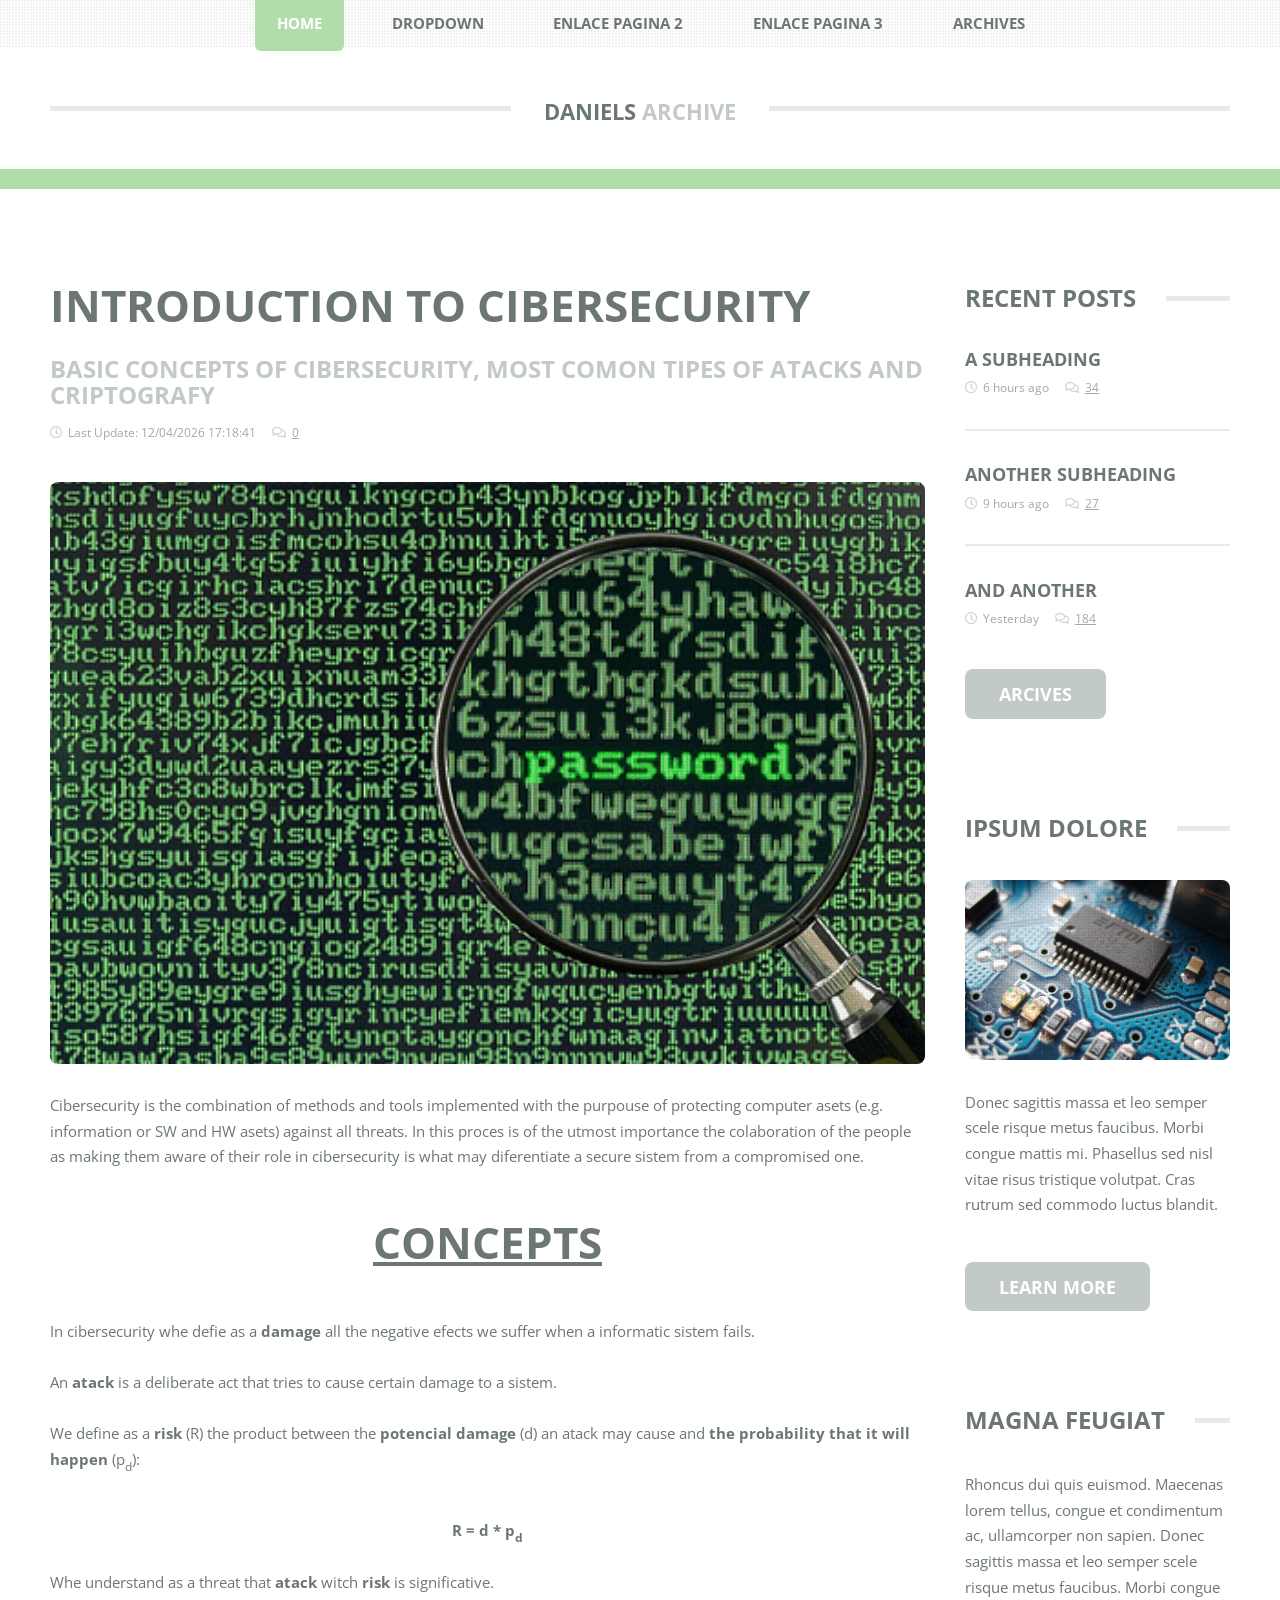
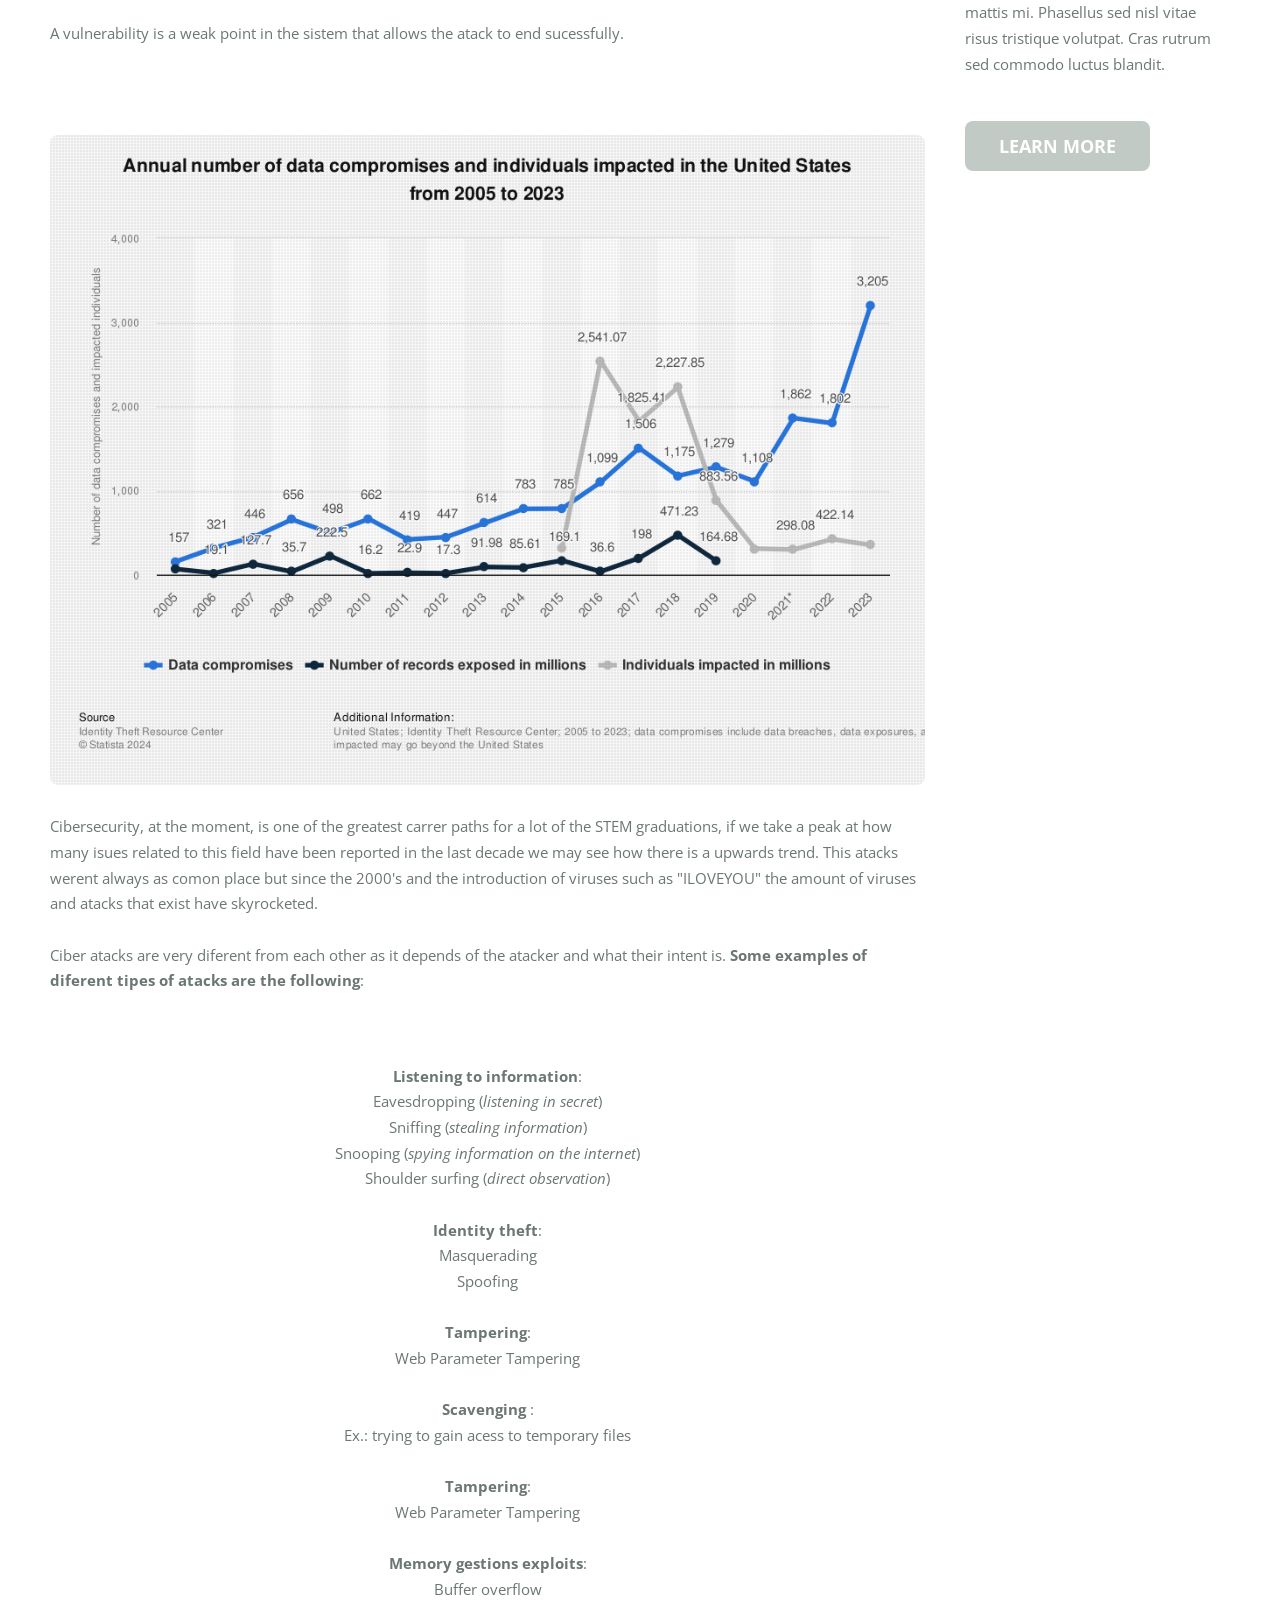
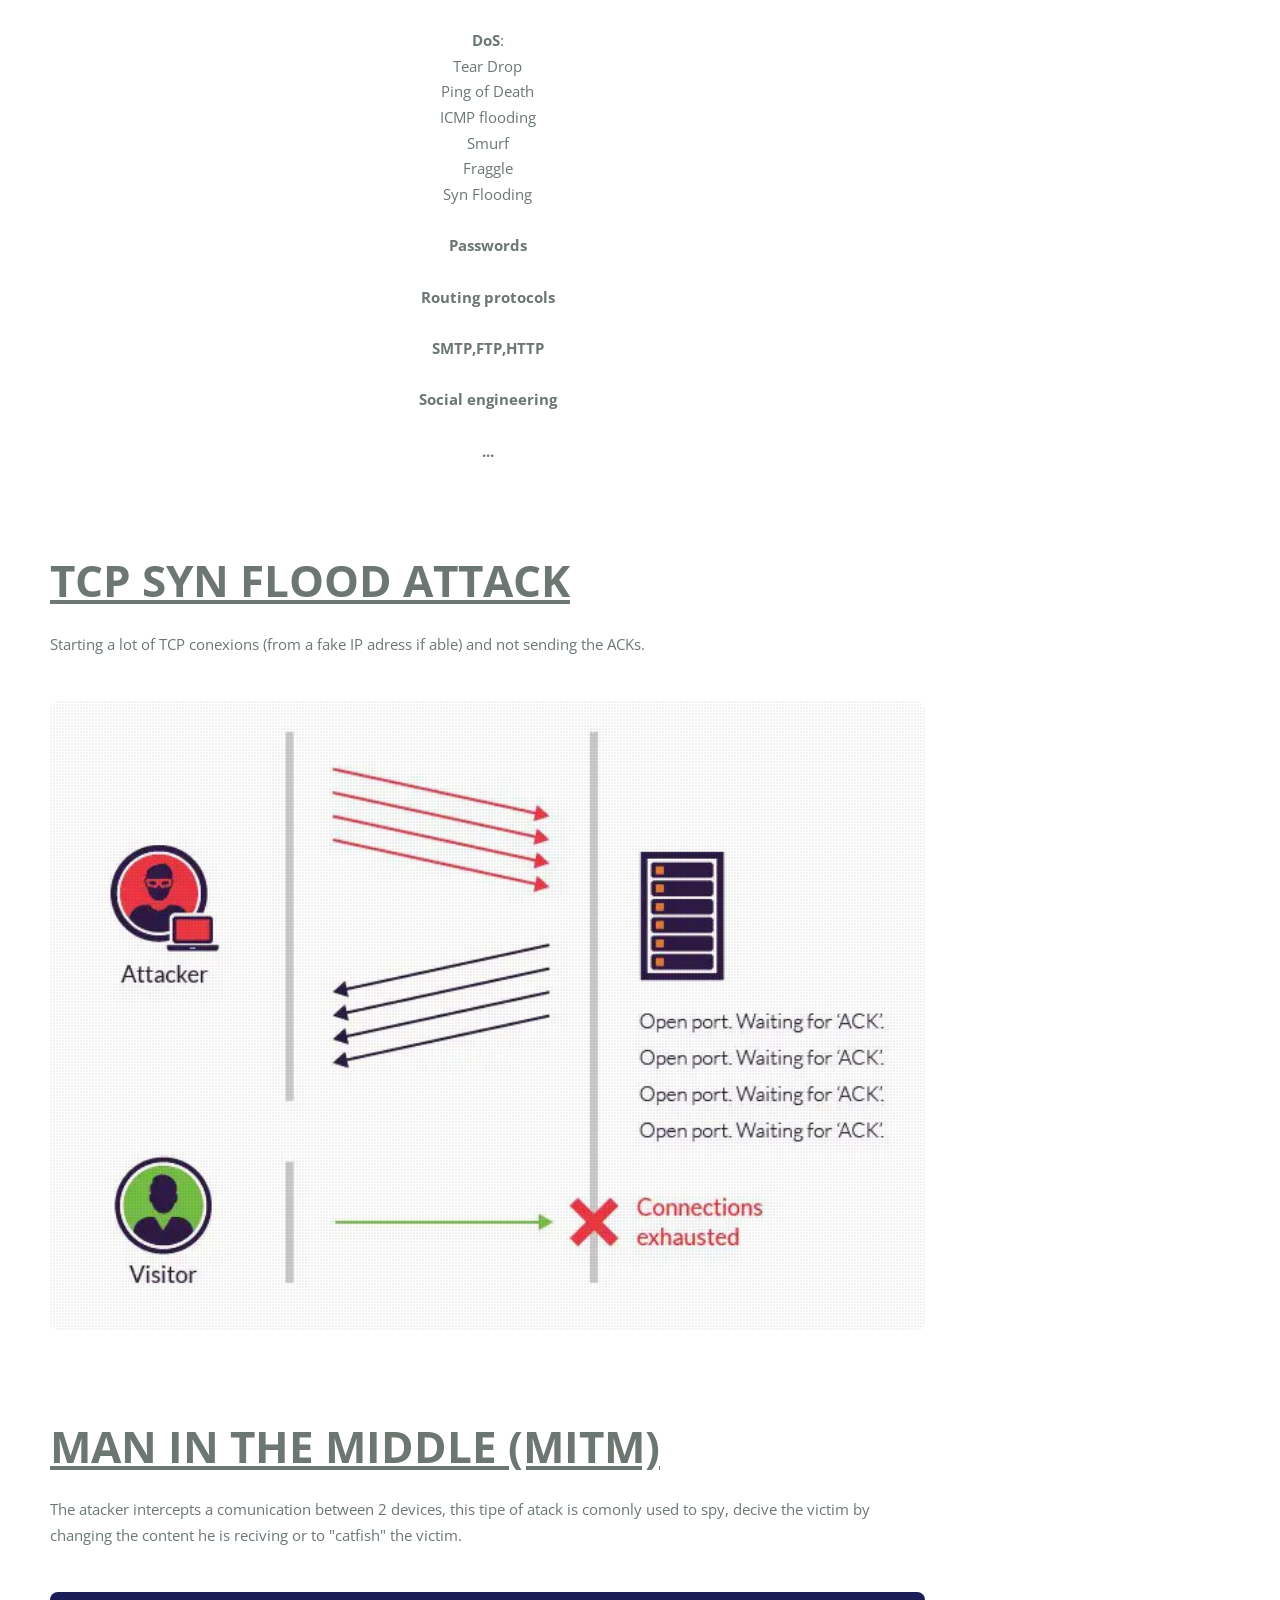
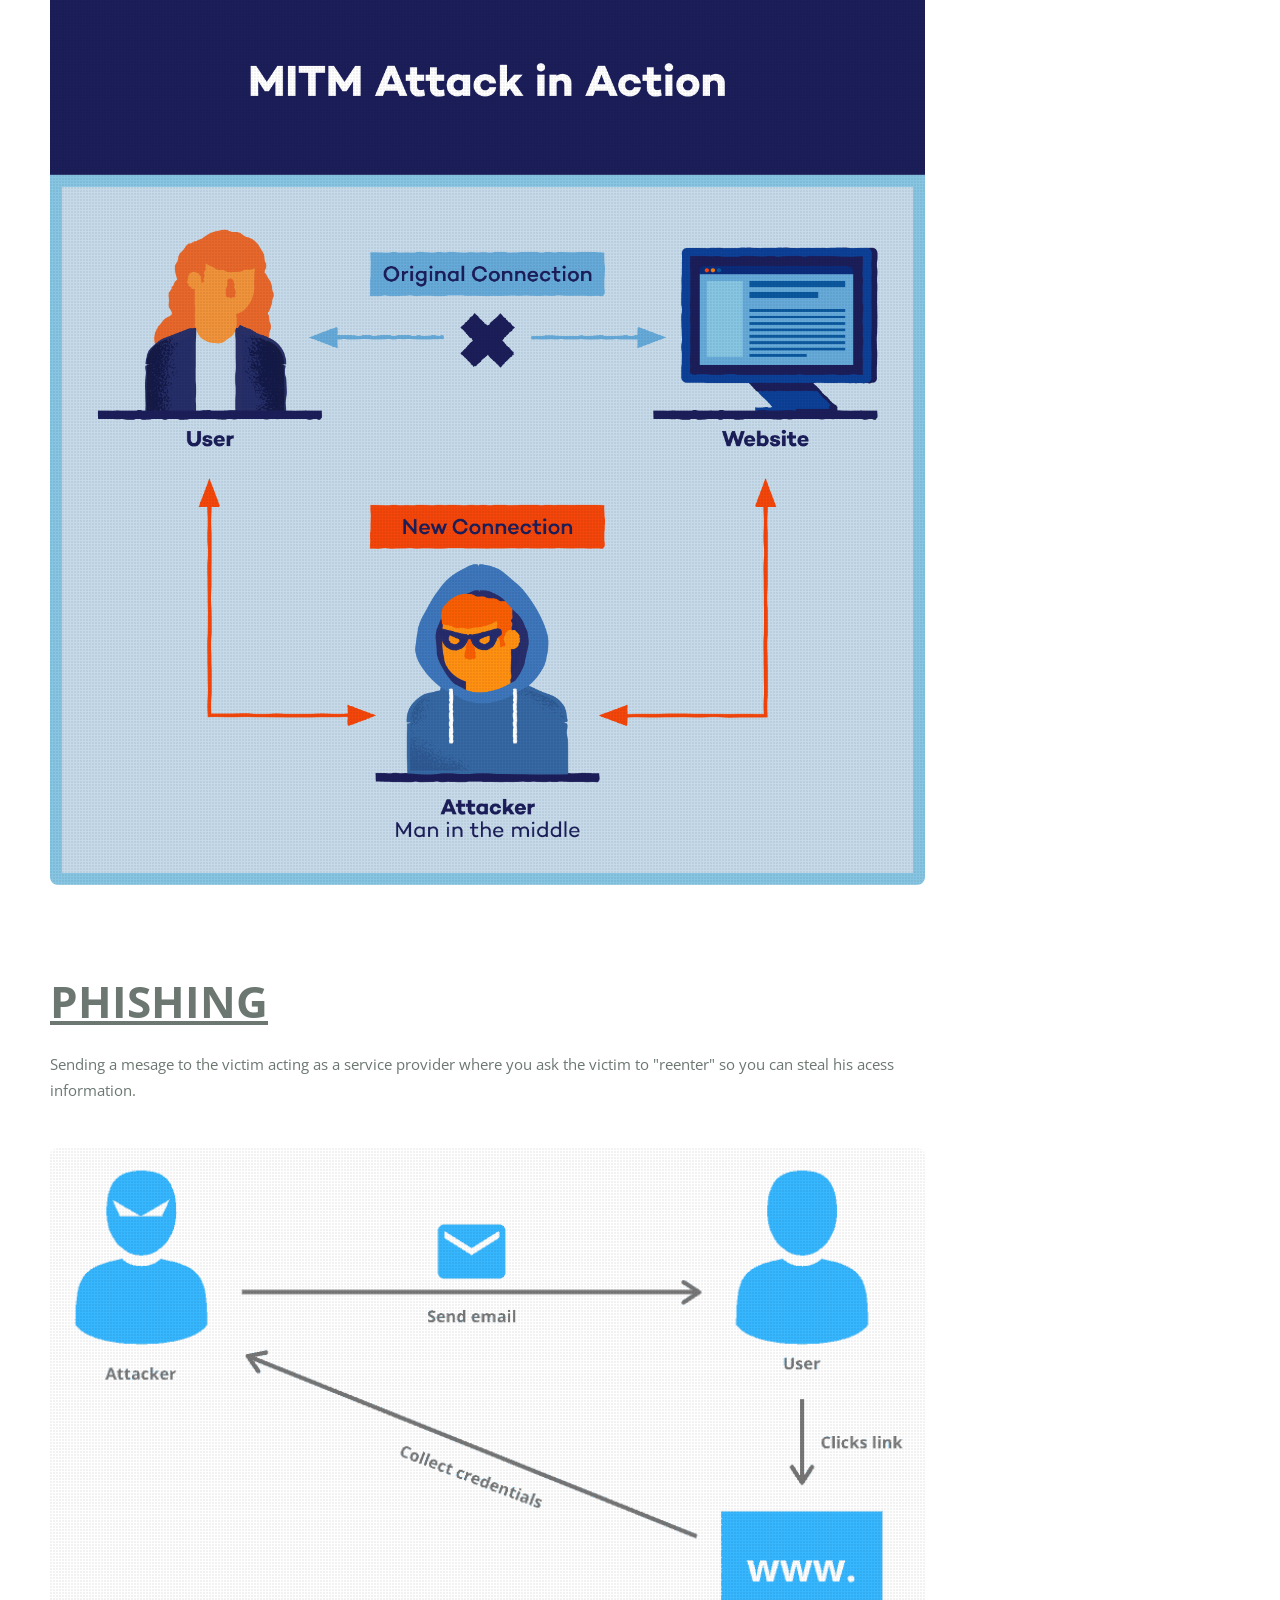
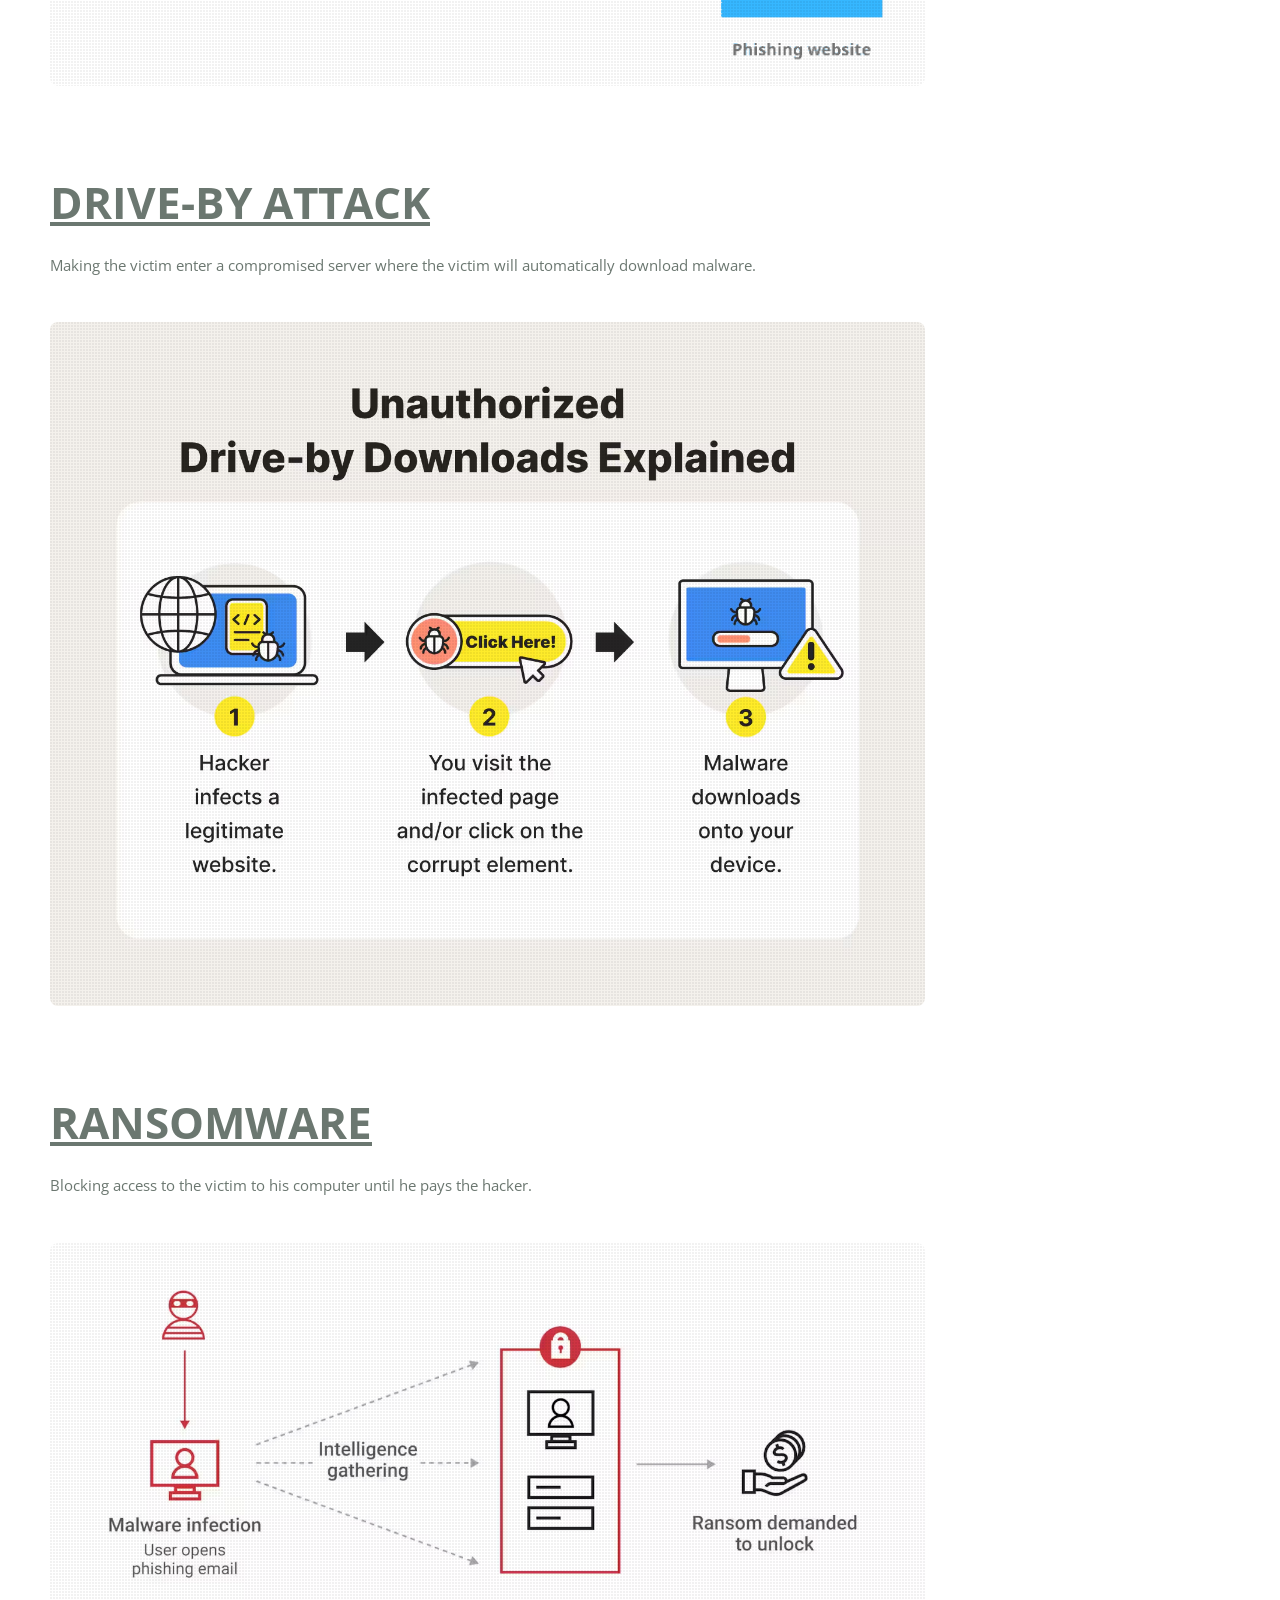
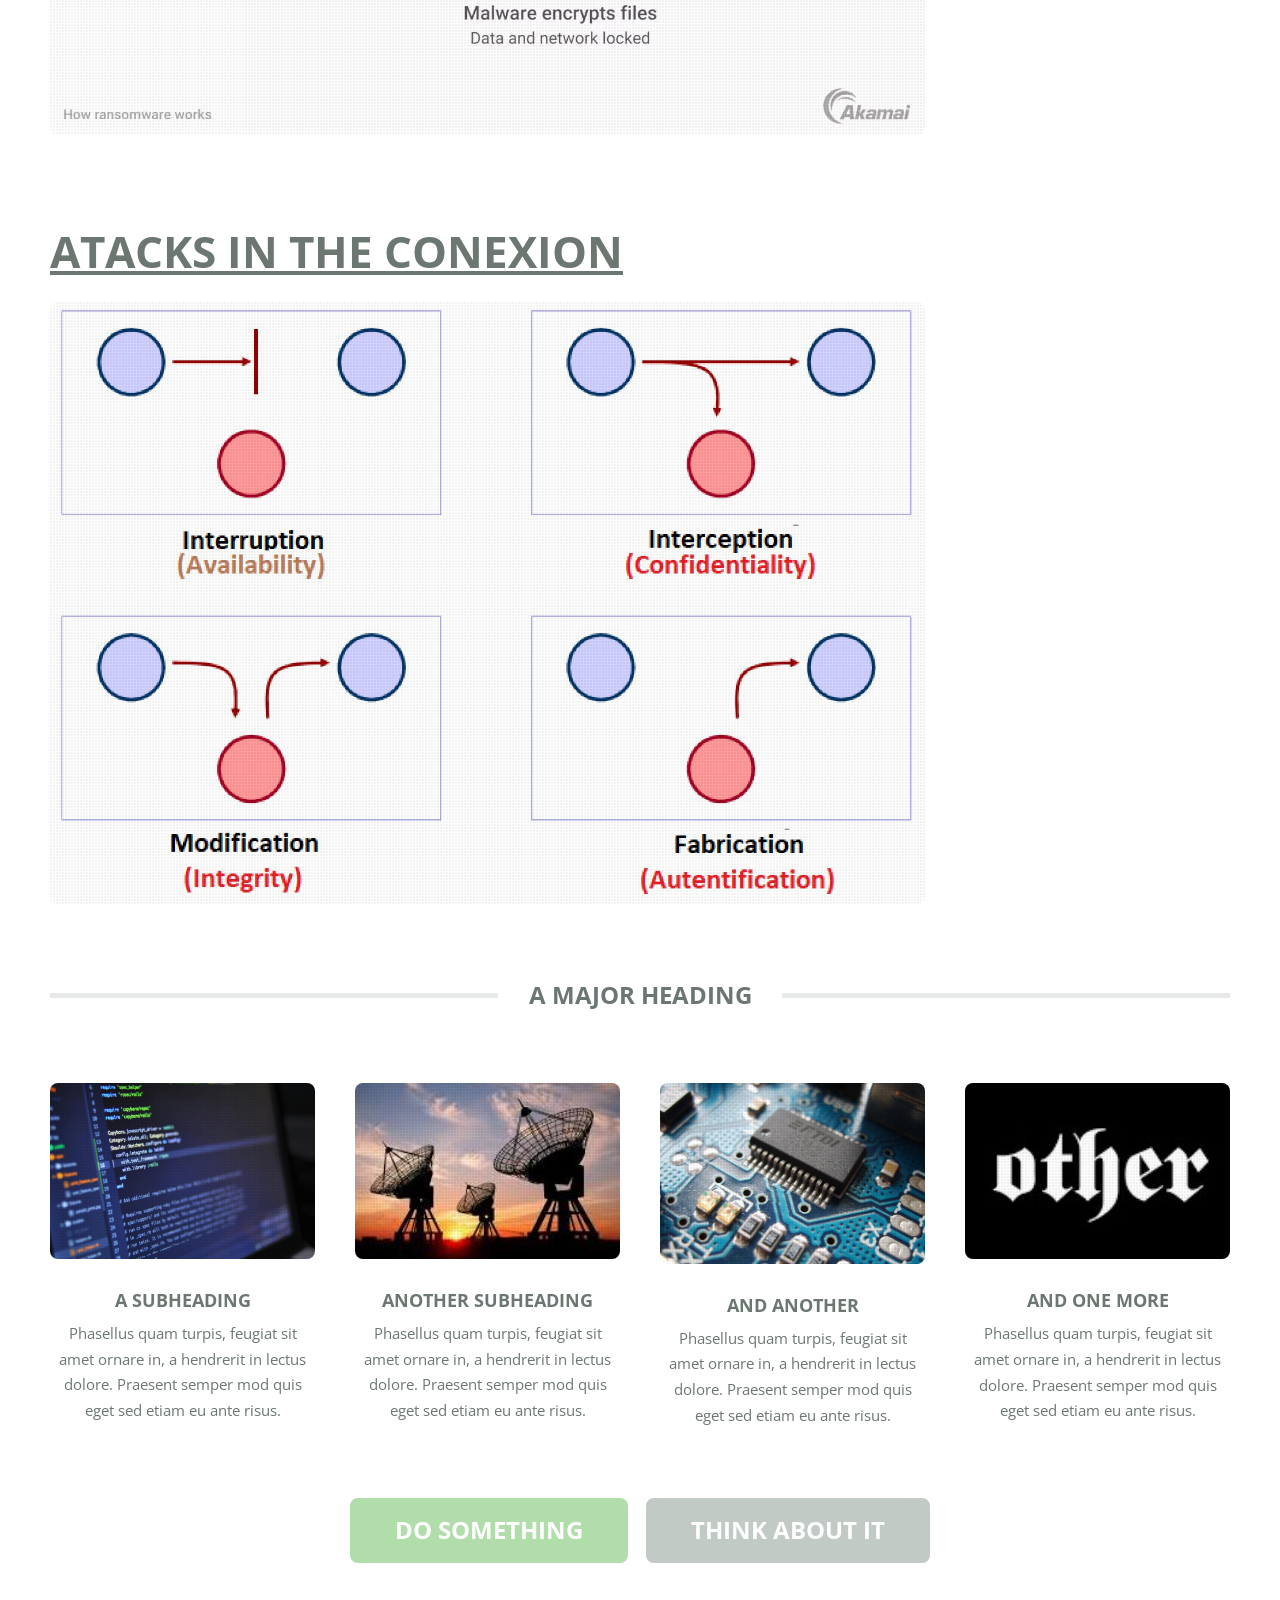
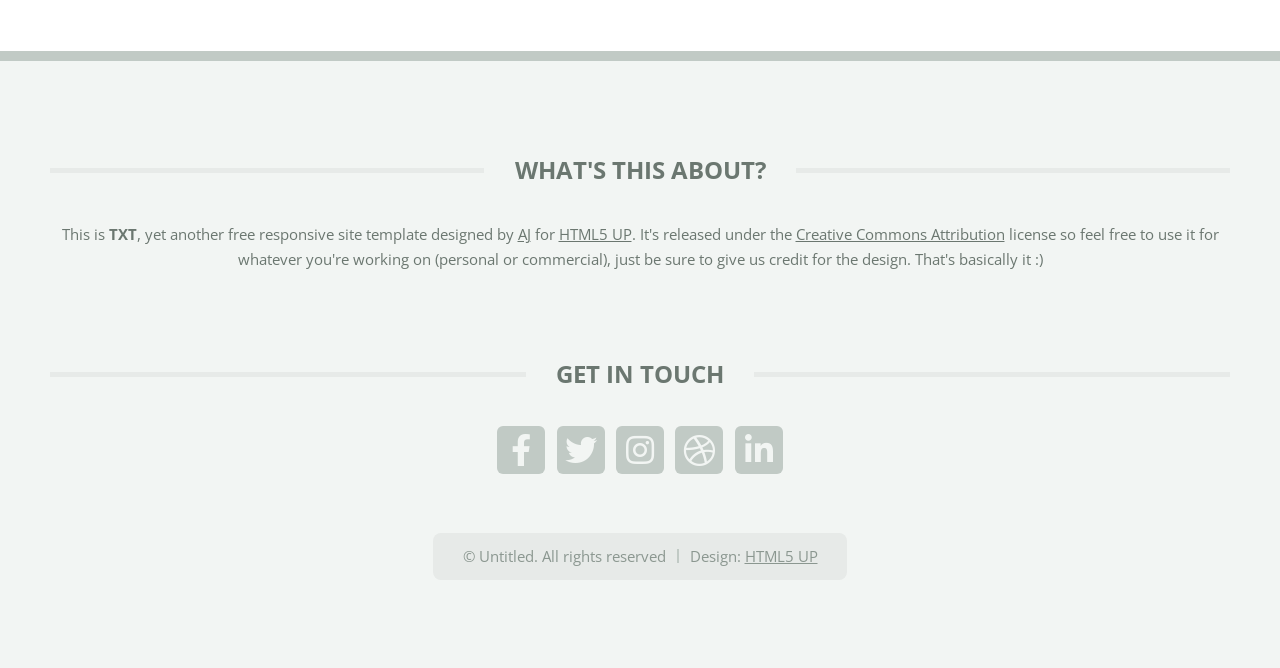
<file: Introduction_to_cibersecurity.html>
<!DOCTYPE HTML>
<!--
	TXT by HTML5 UP
	html5up.net | @ajlkn
	Free for personal and commercial use under the CCA 3.0 license (html5up.net/license)
-->
<html>
	<head>
		<title>Daniels Portfolio</title>
		<meta charset="utf-8" />
	<link rel="icon" href="/favicon.ico" sizes="48x48" />
	<link rel="icon" href="/favicon.svg" type="image/svg+xml" />
	<link rel="apple-touch-icon" href="/apple-touch-icon.png" />
	<link rel="manifest" href="/site.webmanifest" />
		<meta name="viewport" content="width=device-width, initial-scale=1, user-scalable=no" />
		<link rel="stylesheet" href="assets/css/main.css" />
		<script src="/js/visitas.js" defer></script>
</head>
	<body class="homepage is-preload" onload="myFunction()">
		<div id="page-wrapper">

			<!-- Header -->
				<header id="header">
					<div class="logo container">
						<div>
							<h1><a href="index.html" id="logo">Daniels</a></h1>
							<p>Archive</p>
						</div>
					</div>
				</header>

			<!-- Nav -->
				<nav id="nav">
					<ul>
						<li class="current"><a href="index.html">Home</a></li>
						<li>
							<a href="#">Dropdown</a>
							<ul>
								<li><a href="#">1- OPCION A</a></li>
								<li><a href="#">2- OPCION B</a></li>
								<li>
									<a href="#">3- OPCION DESGLOSE</a>
									<ul>
										<li><a href="#">3.1- DESGLOSE A</a></li>
										<li><a href="#">3.2- DESGLOSE B</a></li>
										<li><a href="#">3.3- DESGLOSE C</a></li>
										<li><a href="#">3.4- DESGLOSE D</a></li>
									</ul>
								</li>
								<li><a href="#">4- OPCION FINAL</a></li>
							</ul>
						</li>
						<li><a href="left-sidebar.html"> ENLACE PAGINA 2</a></li>
						<li><a href="right-sidebar.html">ENLACE PAGINA 3</a></li>
						<li><a href="no-sidebar.html">Archives</a></li>
					</ul>
				</nav>

			<!-- Main -->
				<section id="main">
					<div class="container">
						<div class="row">
							<div class="col-9 col-12-medium">
								<div class="content">

									<!-- Content -->

										<article class="box page-content">

											<header>
												<h2>Introduction to cibersecurity</h2>
												<p>Basic concepts of cibersecurity, most comon tipes of atacks and criptografy</p>
												<ul class="meta">
													<li class="icon fa-clock">Last Update: <span id="demo"></span></document></li>
													<li class="icon fa-comments"><a href="#">0</a></li>
												</ul>

											</header>

											<section>
												<span class="image featured"><img src="images/ImagTituloIntroCiber.png" alt="" /></span>
												<p>
													Cibersecurity is the combination of methods and tools implemented with the purpouse of protecting 
													computer asets (e.g. information or SW and HW asets) against all threats. In this proces is of the 
													utmost importance the colaboration of the people as making them aware of their role in cibersecurity 
													is what may diferentiate a secure sistem from a compromised one.
												</p>
												<h2><center><u>Concepts</u></center></h2>
												<p>
													<br>In cibersecurity whe defie as a <strong>damage</strong> all the negative efects we suffer when a 
													informatic sistem fails. <br><br> An <strong>atack</strong> is a deliberate act that tries to cause certain damage to 
													a sistem.<br><br> We define as a <strong>risk</strong> (R) the product between the <strong>potencial damage
													</strong> (d) an atack may cause and <strong>the probability that it will happen</strong> (p<sub>d</sub>):
													<br> <center><strong>R = d * p<sub>d</sub></strong></center><br> Whe understand as a <stong>threat</stong> that 
													<strong>atack</strong> witch <strong>risk</strong> is significative.<br><br> A vulnerability is a weak point
													in the sistem that allows the atack to end sucessfully.


												</p>
											</section>

											<section>
												<span class="image featured"><img src="images/CiberAtacksHistogram.png " alt="" /></span>
												<p>
													Cibersecurity, at the moment, is one of the greatest carrer paths for a lot of the STEM graduations, if we take a peak 
													at how many isues related to this field have been reported in the last decade we may see how there is a upwards trend.
													This atacks werent always as comon place but since the 2000's and the introduction of viruses such as "ILOVEYOU" the 
													amount of viruses and atacks that exist have skyrocketed.<br><br> Ciber atacks are very diferent from each other as  it depends 
													of the atacker and what  their intent is. <strong>Some examples of diferent tipes of atacks are the following</strong>:

													<center><br><strong>Listening to information</strong>:<br>	Eavesdropping (<i>listening in secret</i>)<br>	Sniffing (<i>stealing information</i>)
													<br>	Snooping (<i>spying information on the internet</i>)<br>	Shoulder surfing (<i>direct observation</i>) </center>

													<center><br><strong>Identity theft</strong>:<br>	Masquerading <br>	Spoofing </center>

													<center><br><strong>Tampering</strong>:<br>	Web Parameter Tampering </center>

													<center><br><strong>Scavenging </strong>:<br>	Ex.: trying to gain acess to temporary files </center>

													<center><br><strong>Tampering</strong>:<br>	Web Parameter Tampering </center>

													<center><br><strong>Memory gestions exploits</strong>:<br>	Buffer overflow </center>
													
													<center><br><strong>DoS</strong>:<br>	Tear Drop<br>	Ping of Death <br>	ICMP flooding<br>	Smurf <br>	Fraggle<br>	Syn Flooding</center>

													<center><br><strong>Passwords</strong></center>

													<center><br><strong>Routing protocols</strong></center>

													<center><br><strong>SMTP,FTP,HTTP</strong></center>

													<center><br><strong>Social engineering</strong></center>

													<center><br><strong>...</strong></center>
												</p>
											</section>
											
											<section>
												<h2>
													<u><strong>TCP SYN flood attack</strong></u>
												</h2>
												<p>
													Starting a lot of TCP conexions (from a fake IP adress if able) and not sending the ACKs. 
												</p>
												<span class="image featured"><img src="images/syn-flood.jpg.webp " alt="" /></span>
											</section>

											<section>
												<h2>
													<u><strong>Man in the middle (MitM)</strong></u>
												</h2>
												<p>
													The atacker intercepts a comunication between 2 devices, this tipe of atack is comonly used to 
													spy, decive the victim by changing the content he is reciving or to "catfish" the victim.
												</p>
												<span class="image featured"><img src="images/ManIntheMidle.png " alt="" /></span>
											</section>

											<section>
												<h2>
													<u><strong>Phishing</strong></u>
												</h2>
												<p>
													Sending a mesage to the victim acting as a service provider where you ask the victim to "reenter"
													so you can steal his acess information. 
												</p>
												<span class="image featured"><img src="images/PhisingDiagram.png" alt="" /></span>
											</section>
											
											<section>
												<h2>
													<u><strong>Drive-by attack</strong></u>
												</h2>
												<p>
													Making the victim enter a compromised server where the victim will automatically download malware.
												</p>
												<span class="image featured"><img src="images/Drive-by.avif" alt="" /></span>
											</section>

											<section>
												<h2>
													<u><strong>Ransomware</strong></u>
												</h2>
												<p>
													Blocking access to the victim to his computer until he pays the hacker.
												</p>
												<span class="image featured"><img src="images/Ransomware.avif" alt="" /></span>
											</section>

											<section>
												<h2>
													<u><strong>Atacks in the conexion</strong></u>
												</h2>
												<span class="image featured"><img src="images/AtackWeb.jpg" alt="" /></span>
											</section>

										</article>

								</div>
							</div>
							<div class="col-3 col-12-medium">
								<div class="sidebar">

									<!-- Sidebar -->

										<!-- Recent Posts -->
											<section>
												<h2 class="major"><span>Recent Posts</span></h2>
												<ul class="divided">
													<li>
														<article class="box post-summary">
															<h3><a href="#">A Subheading</a></h3>
															<ul class="meta">
																<li class="icon fa-clock">6 hours ago</li>
																<li class="icon fa-comments"><a href="#">34</a></li>
															</ul>
														</article>
													</li>
													<li>
														<article class="box post-summary">
															<h3><a href="#">Another Subheading</a></h3>
															<ul class="meta">
																<li class="icon fa-clock">9 hours ago</li>
																<li class="icon fa-comments"><a href="#">27</a></li>
															</ul>
														</article>
													</li>
													<li>
														<article class="box post-summary">
															<h3><a href="#">And Another</a></h3>
															<ul class="meta">
																<li class="icon fa-clock">Yesterday</li>
																<li class="icon fa-comments"><a href="#">184</a></li>
															</ul>
														</article>
													</li>
												</ul>
												<a href="#" class="button alt">Arcives</a>
											</section>

										<!-- Something -->
											<section>
												<h2 class="major"><span>Ipsum Dolore</span></h2>
												<a href="#" class="image featured"><img src="images/pic03.jpg" alt="" /></a>
												<p>
													Donec sagittis massa et leo semper scele risque metus faucibus. Morbi congue mattis mi.
													Phasellus sed nisl vitae risus tristique volutpat. Cras rutrum sed commodo luctus blandit.
												</p>
												<a href="#" class="button alt">Learn more</a>
											</section>

										<!-- Something -->
											<section>
												<h2 class="major"><span>Magna Feugiat</span></h2>
												<p>
													Rhoncus dui quis euismod. Maecenas lorem tellus, congue et condimentum ac, ullamcorper non sapien.
													Donec sagittis massa et leo semper scele risque metus faucibus. Morbi congue mattis mi.
													Phasellus sed nisl vitae risus tristique volutpat. Cras rutrum sed commodo luctus blandit.
												</p>
												<a href="#" class="button alt">Learn more</a>
											</section>

								</div>
							</div>
							<div class="col-12">

								<!-- Features -->
									<section class="box features">
										<h2 class="major"><span>A Major Heading</span></h2>
										<div>
											<div class="row">
												<div class="col-3 col-6-medium col-12-small">

													<!-- Feature -->
														<section class="box feature">
															<a href="#" class="image featured"><img src="images/pic01.jpg" alt="" /></a>
															<h3><a href="#">A Subheading</a></h3>
															<p>
																Phasellus quam turpis, feugiat sit amet ornare in, a hendrerit in
																lectus dolore. Praesent semper mod quis eget sed etiam eu ante risus.
															</p>
														</section>

												</div>
												<div class="col-3 col-6-medium col-12-small">

													<!-- Feature -->
														<section class="box feature">
															<a href="#" class="image featured"><img src="images/pic02.jpg" alt="" /></a>
															<h3><a href="#">Another Subheading</a></h3>
															<p>
																Phasellus quam turpis, feugiat sit amet ornare in, a hendrerit in
																lectus dolore. Praesent semper mod quis eget sed etiam eu ante risus.
															</p>
														</section>

												</div>
												<div class="col-3 col-6-medium col-12-small">

													<!-- Feature -->
														<section class="box feature">
															<a href="#" class="image featured"><img src="images/pic03.jpg" alt="" /></a>
															<h3><a href="#">And Another</a></h3>
															<p>
																Phasellus quam turpis, feugiat sit amet ornare in, a hendrerit in
																lectus dolore. Praesent semper mod quis eget sed etiam eu ante risus.
															</p>
														</section>

												</div>
												<div class="col-3 col-6-medium col-12-small">

													<!-- Feature -->
														<section class="box feature">
															<a href="#" class="image featured"><img src="images/pic04.jpg" alt="" /></a>
															<h3><a href="#">And One More</a></h3>
															<p>
																Phasellus quam turpis, feugiat sit amet ornare in, a hendrerit in
																lectus dolore. Praesent semper mod quis eget sed etiam eu ante risus.
															</p>
														</section>

												</div>
												<div class="col-12">
													<ul class="actions">
														<li><a href="#" class="button large">Do Something</a></li>
														<li><a href="#" class="button alt large">Think About It</a></li>
													</ul>
												</div>
											</div>
										</div>
									</section>

							</div>
						</div>
					</div>
				</section>

			<!-- Footer -->
				<footer id="footer">
					<div class="container">
						<div class="row gtr-200">
							<div class="col-12">

								<!-- About -->
									<section>
										<h2 class="major"><span>What's this about?</span></h2>
										<p>
											This is <strong>TXT</strong>, yet another free responsive site template designed by
											<a href="http://twitter.com/ajlkn">AJ</a> for <a href="http://html5up.net">HTML5 UP</a>. It's released under the
											<a href="http://html5up.net/license/">Creative Commons Attribution</a> license so feel free to use it for
											whatever you're working on (personal or commercial), just be sure to give us credit for the design.
											That's basically it :)
										</p>
									</section>

							</div>
							<div class="col-12">

								<!-- Contact -->
									<section>
										<h2 class="major"><span>Get in touch</span></h2>
										<ul class="contact">
											<li><a class="icon brands fa-facebook-f" href="#"><span class="label">Facebook</span></a></li>
											<li><a class="icon brands fa-twitter" href="#"><span class="label">Twitter</span></a></li>
											<li><a class="icon brands fa-instagram" href="#"><span class="label">Instagram</span></a></li>
											<li><a class="icon brands fa-dribbble" href="#"><span class="label">Dribbble</span></a></li>
											<li><a class="icon brands fa-linkedin-in" href="#"><span class="label">LinkedIn</span></a></li>
										</ul>
									</section>

							</div>
						</div>

						<!-- Copyright -->
							<div id="copyright">
								<ul class="menu">
									<li>&copy; Untitled. All rights reserved</li><li>Design: <a href="http://html5up.net">HTML5 UP</a></li>
								</ul>
							</div>

					</div>
				</footer>

		</div>

		<!-- Scripts -->
			<script src="assets/js/jquery.min.js"></script>
			<script src="assets/js/jquery.dropotron.min.js"></script>
			<script src="assets/js/jquery.scrolly.min.js"></script>
			<script src="assets/js/browser.min.js"></script>
			<script src="assets/js/breakpoints.min.js"></script>
			<script src="assets/js/util.js"></script>
			<script src="assets/js/main.js"></script>
			<script>
				<!-- Esta funcion nos da cuando se actualizo por ultima vez el documento--> 
				function myFunction() {									
				  var x = document.lastModified;
				  document.getElementById("demo").innerHTML = x;
				}
			</script>


	</body>
</html>
</file>
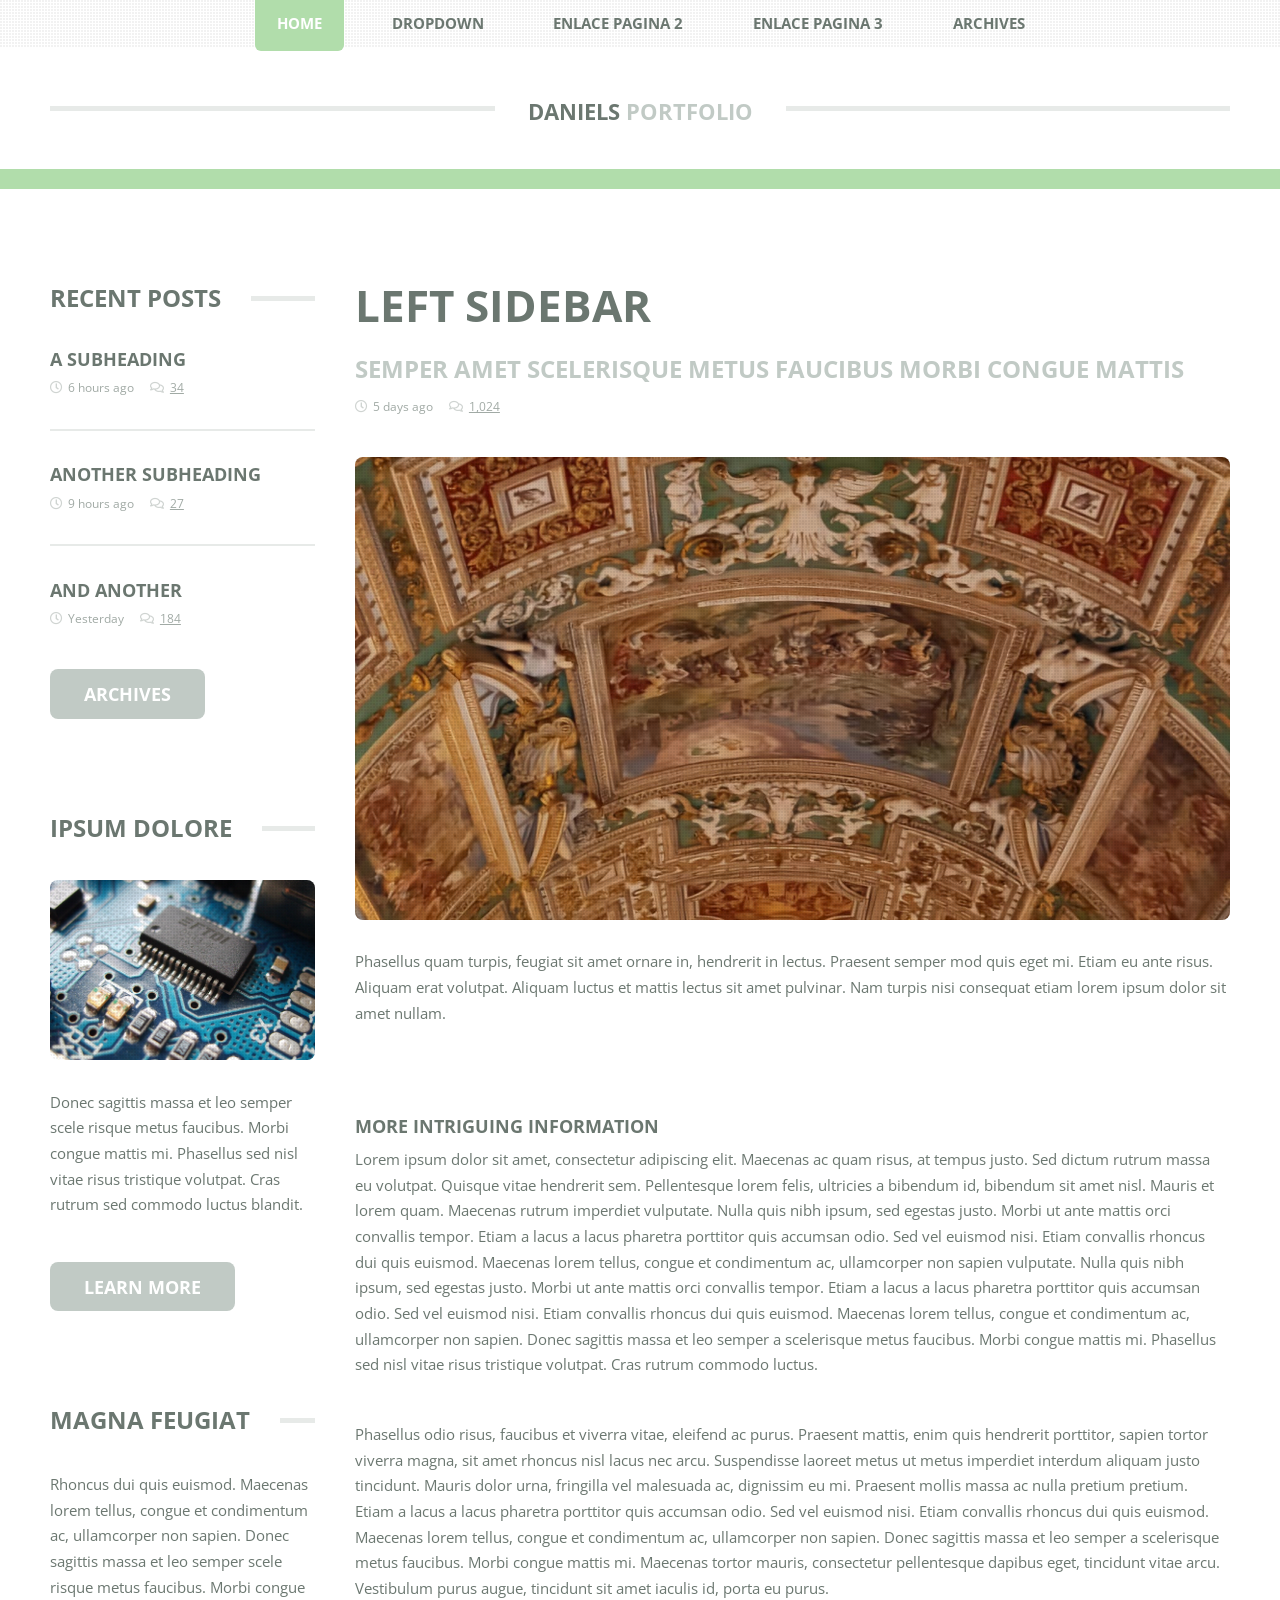
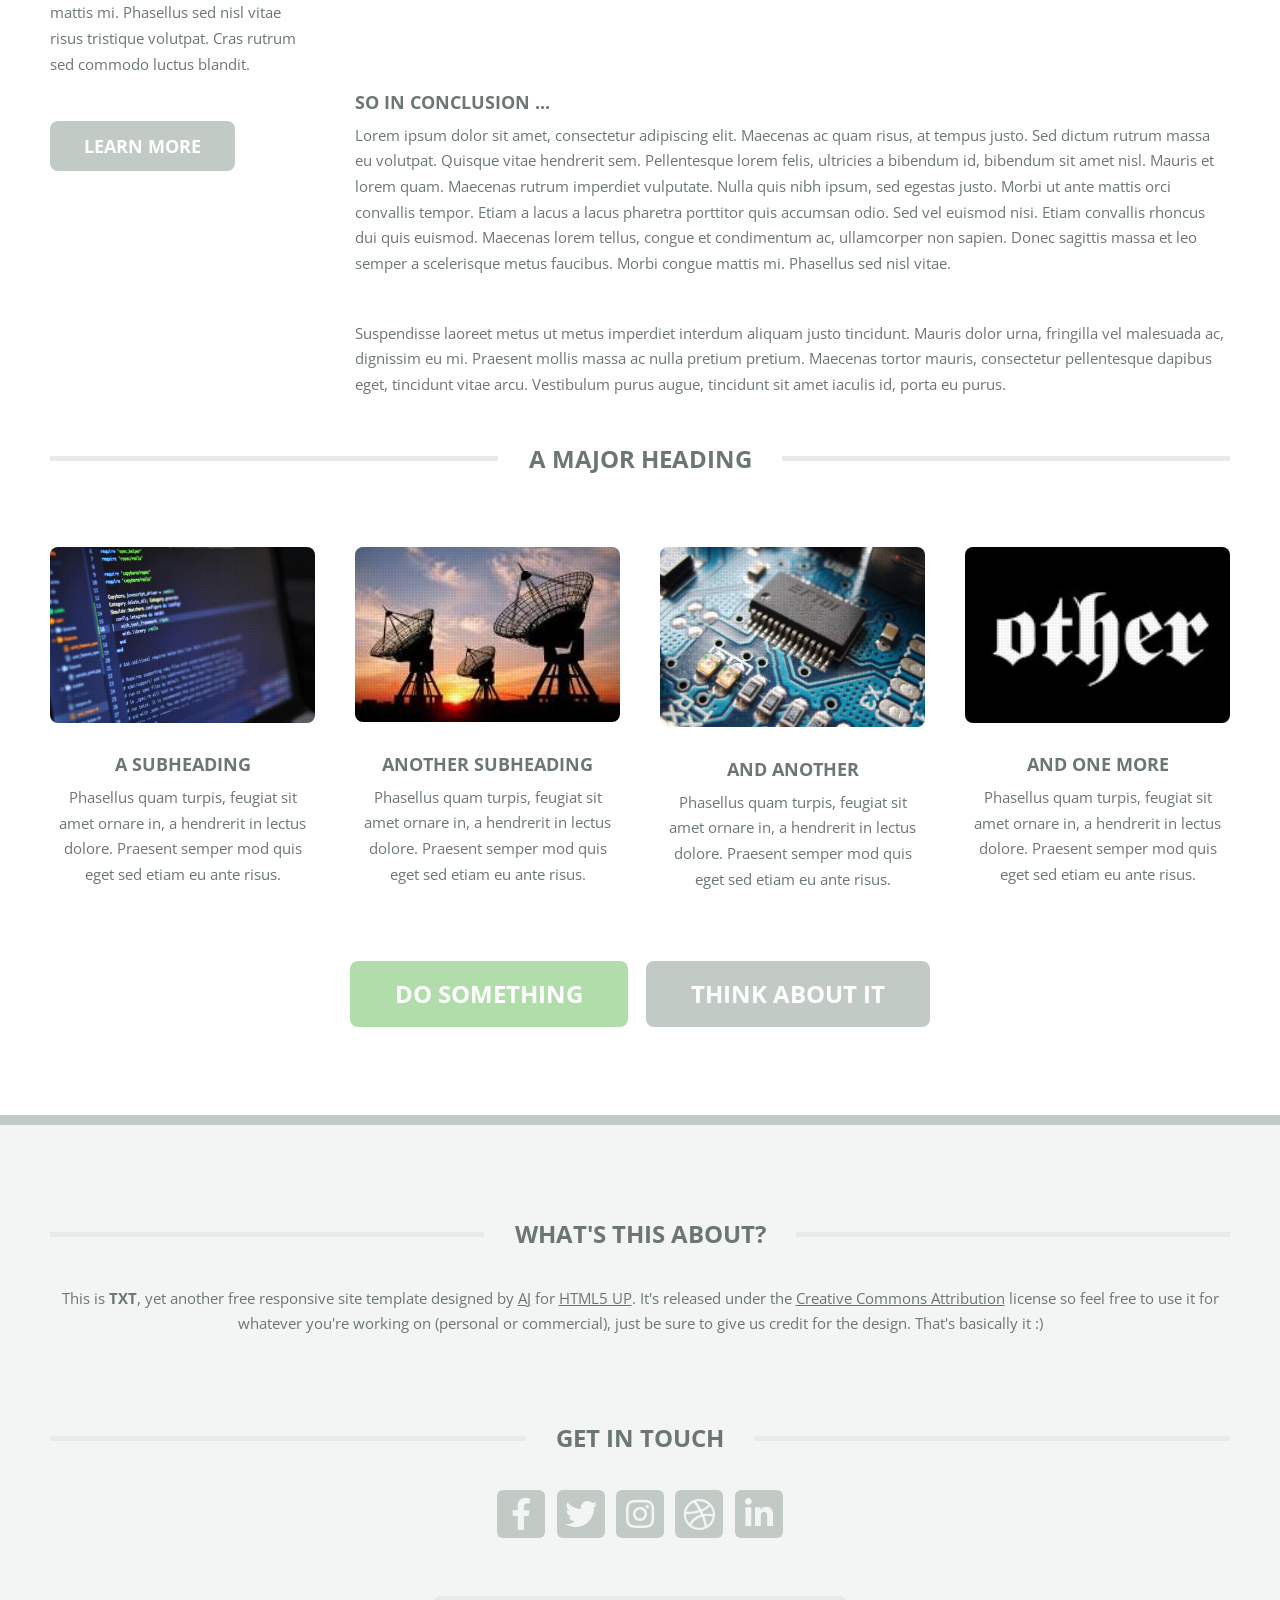
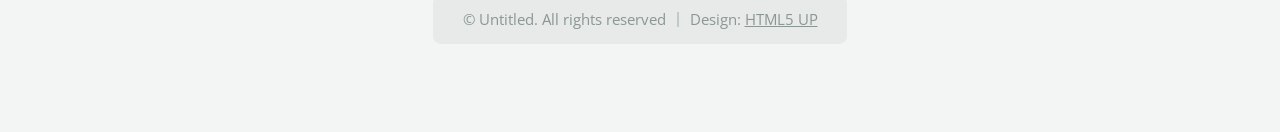
<file: left-sidebar.html>
<!DOCTYPE HTML>
<!--
	TXT by HTML5 UP
	html5up.net | @ajlkn
	Free for personal and commercial use under the CCA 3.0 license (html5up.net/license)
-->
<html>
	<head>
		<title>Daniels Portfolio</title>
		<meta charset="utf-8" />
		<meta name="viewport" content="width=device-width, initial-scale=1, user-scalable=no" />
		<link rel="stylesheet" href="assets/css/main.css" />
	</head>
	<body class="homepage is-preload">
		<div id="page-wrapper">

			<!-- Header -->
				<header id="header">
					<div class="logo container">
						<div>
							<h1><a href="index.html" id="logo">Daniels</a></h1>
							<p>Portfolio</p>
						</div>
					</div>
				</header>

			<!-- Nav -->
				<nav id="nav">
					<ul>
						<li class="current"><a href="index.html">Home</a></li>
						<li>
							<a href="#">Dropdown</a>
							<ul>
								<li><a href="#">1- OPCION A</a></li>
								<li><a href="#">2- OPCION B</a></li>
								<li>
									<a href="#">3- OPCION DESGLOSE</a>
									<ul>
										<li><a href="#">3.1- DESGLOSE A</a></li>
										<li><a href="#">3.2- DESGLOSE B</a></li>
										<li><a href="#">3.3- DESGLOSE C</a></li>
										<li><a href="#">3.4- DESGLOSE D</a></li>
									</ul>
								</li>
								<li><a href="#">4- OPCION FINAL</a></li>
							</ul>
						</li>
						<li><a href="left-sidebar.html"> ENLACE PAGINA 2</a></li>
						<li><a href="right-sidebar.html">ENLACE PAGINA 3</a></li>
						<li><a href="no-sidebar.html">Archives</a></li>
					</ul>
				</nav>

			<!-- Main -->
				<section id="main">
					<div class="container">
						<div class="row">
							<div class="col-3 col-12-medium">
								<div class="sidebar">

									<!-- Sidebar -->

										<!-- Recent Posts -->
											<section>
												<h2 class="major"><span>Recent Posts</span></h2>
												<ul class="divided">
													<li>
														<article class="box post-summary">
															<h3><a href="#">A Subheading</a></h3>
															<ul class="meta">
																<li class="icon fa-clock">6 hours ago</li>
																<li class="icon fa-comments"><a href="#">34</a></li>
															</ul>
														</article>
													</li>
													<li>
														<article class="box post-summary">
															<h3><a href="#">Another Subheading</a></h3>
															<ul class="meta">
																<li class="icon fa-clock">9 hours ago</li>
																<li class="icon fa-comments"><a href="#">27</a></li>
															</ul>
														</article>
													</li>
													<li>
														<article class="box post-summary">
															<h3><a href="#">And Another</a></h3>
															<ul class="meta">
																<li class="icon fa-clock">Yesterday</li>
																<li class="icon fa-comments"><a href="#">184</a></li>
															</ul>
														</article>
													</li>
												</ul>
												<a href="#" class="button alt">Archives</a>
											</section>

										<!-- Something -->
											<section>
												<h2 class="major"><span>Ipsum Dolore</span></h2>
												<a href="#" class="image featured"><img src="images/pic03.jpg" alt="" /></a>
												<p>
													Donec sagittis massa et leo semper scele risque metus faucibus. Morbi congue mattis mi.
													Phasellus sed nisl vitae risus tristique volutpat. Cras rutrum sed commodo luctus blandit.
												</p>
												<a href="#" class="button alt">Learn more</a>
											</section>

										<!-- Something -->
											<section>
												<h2 class="major"><span>Magna Feugiat</span></h2>
												<p>
													Rhoncus dui quis euismod. Maecenas lorem tellus, congue et condimentum ac, ullamcorper non sapien.
													Donec sagittis massa et leo semper scele risque metus faucibus. Morbi congue mattis mi.
													Phasellus sed nisl vitae risus tristique volutpat. Cras rutrum sed commodo luctus blandit.
												</p>
												<a href="#" class="button alt">Learn more</a>
											</section>

								</div>
							</div>
							<div class="col-9 col-12-medium imp-medium">
								<div class="content">

									<!-- Content -->

										<article class="box page-content">

											<header>
												<h2>Left Sidebar</h2>
												<p>Semper amet scelerisque metus faucibus morbi congue mattis</p>
												<ul class="meta">
													<li class="icon fa-clock">5 days ago</li>
													<li class="icon fa-comments"><a href="#">1,024</a></li>
												</ul>
											</header>

											<section>
												<span class="image featured"><img src="images/pic05.jpg" alt="" /></span>
												<p>
													Phasellus quam turpis, feugiat sit amet ornare in, hendrerit in lectus.
													Praesent semper mod quis eget mi. Etiam eu ante risus. Aliquam erat volutpat.
													Aliquam luctus et mattis lectus sit amet pulvinar. Nam turpis nisi
													consequat etiam lorem ipsum dolor sit amet nullam.
												</p>
											</section>

											<section>
												<h3>More intriguing information</h3>
												<p>
													Lorem ipsum dolor sit amet, consectetur adipiscing elit. Maecenas ac quam risus, at tempus
													justo. Sed dictum rutrum massa eu volutpat. Quisque vitae hendrerit sem. Pellentesque lorem felis,
													ultricies a bibendum id, bibendum sit amet nisl. Mauris et lorem quam. Maecenas rutrum imperdiet
													vulputate. Nulla quis nibh ipsum, sed egestas justo. Morbi ut ante mattis orci convallis tempor.
													Etiam a lacus a lacus pharetra porttitor quis accumsan odio. Sed vel euismod nisi. Etiam convallis
													rhoncus dui quis euismod. Maecenas lorem tellus, congue et condimentum ac, ullamcorper non sapien
													vulputate. Nulla quis nibh ipsum, sed egestas justo. Morbi ut ante mattis orci convallis tempor.
													Etiam a lacus a lacus pharetra porttitor quis accumsan odio. Sed vel euismod nisi. Etiam convallis
													rhoncus dui quis euismod. Maecenas lorem tellus, congue et condimentum ac, ullamcorper non sapien.
													Donec sagittis massa et leo semper a scelerisque metus faucibus. Morbi congue mattis mi.
													Phasellus sed nisl vitae risus tristique volutpat. Cras rutrum commodo luctus.
												</p>
												<p>
													Phasellus odio risus, faucibus et viverra vitae, eleifend ac purus. Praesent mattis, enim
													quis hendrerit porttitor, sapien tortor viverra magna, sit amet rhoncus nisl lacus nec arcu.
													Suspendisse laoreet metus ut metus imperdiet interdum aliquam justo tincidunt. Mauris dolor urna,
													fringilla vel malesuada ac, dignissim eu mi. Praesent mollis massa ac nulla pretium pretium.
													Etiam a lacus a lacus pharetra porttitor quis accumsan odio. Sed vel euismod nisi. Etiam convallis
													rhoncus dui quis euismod. Maecenas lorem tellus, congue et condimentum ac, ullamcorper non sapien.
													Donec sagittis massa et leo semper a scelerisque metus faucibus. Morbi congue mattis mi.
													Maecenas tortor mauris, consectetur pellentesque dapibus eget, tincidunt vitae arcu.
													Vestibulum purus augue, tincidunt sit amet iaculis id, porta eu purus.
												</p>
											</section>

											<section>
												<h3>So in conclusion ...</h3>
												<p>
													Lorem ipsum dolor sit amet, consectetur adipiscing elit. Maecenas ac quam risus, at tempus
													justo. Sed dictum rutrum massa eu volutpat. Quisque vitae hendrerit sem. Pellentesque lorem felis,
													ultricies a bibendum id, bibendum sit amet nisl. Mauris et lorem quam. Maecenas rutrum imperdiet
													vulputate. Nulla quis nibh ipsum, sed egestas justo. Morbi ut ante mattis orci convallis tempor.
													Etiam a lacus a lacus pharetra porttitor quis accumsan odio. Sed vel euismod nisi. Etiam convallis
													rhoncus dui quis euismod. Maecenas lorem tellus, congue et condimentum ac, ullamcorper non sapien.
													Donec sagittis massa et leo semper a scelerisque metus faucibus. Morbi congue mattis mi.
													Phasellus sed nisl vitae.
												</p>
												<p>
													Suspendisse laoreet metus ut metus imperdiet interdum aliquam justo tincidunt. Mauris dolor urna,
													fringilla vel malesuada ac, dignissim eu mi. Praesent mollis massa ac nulla pretium pretium.
													Maecenas tortor mauris, consectetur pellentesque dapibus eget, tincidunt vitae arcu.
													Vestibulum purus augue, tincidunt sit amet iaculis id, porta eu purus.
												</p>
											</section>

										</article>

								</div>
							</div>
							<div class="col-12">

								<!-- Features -->
									<section class="box features">
										<h2 class="major"><span>A Major Heading</span></h2>
										<div>
											<div class="row">
												<div class="col-3 col-6-medium col-12-small">

													<!-- Feature -->
														<section class="box feature">
															<a href="#" class="image featured"><img src="images/pic01.jpg" alt="" /></a>
															<h3><a href="#">A Subheading</a></h3>
															<p>
																Phasellus quam turpis, feugiat sit amet ornare in, a hendrerit in
																lectus dolore. Praesent semper mod quis eget sed etiam eu ante risus.
															</p>
														</section>

												</div>
												<div class="col-3 col-6-medium col-12-small">

													<!-- Feature -->
														<section class="box feature">
															<a href="#" class="image featured"><img src="images/pic02.jpg" alt="" /></a>
															<h3><a href="#">Another Subheading</a></h3>
															<p>
																Phasellus quam turpis, feugiat sit amet ornare in, a hendrerit in
																lectus dolore. Praesent semper mod quis eget sed etiam eu ante risus.
															</p>
														</section>

												</div>
												<div class="col-3 col-6-medium col-12-small">

													<!-- Feature -->
														<section class="box feature">
															<a href="#" class="image featured"><img src="images/pic03.jpg" alt="" /></a>
															<h3><a href="#">And Another</a></h3>
															<p>
																Phasellus quam turpis, feugiat sit amet ornare in, a hendrerit in
																lectus dolore. Praesent semper mod quis eget sed etiam eu ante risus.
															</p>
														</section>

												</div>
												<div class="col-3 col-6-medium col-12-small">

													<!-- Feature -->
														<section class="box feature">
															<a href="#" class="image featured"><img src="images/pic04.jpg" alt="" /></a>
															<h3><a href="#">And One More</a></h3>
															<p>
																Phasellus quam turpis, feugiat sit amet ornare in, a hendrerit in
																lectus dolore. Praesent semper mod quis eget sed etiam eu ante risus.
															</p>
														</section>

												</div>
												<div class="col-12">
													<ul class="actions">
														<li><a href="#" class="button large">Do Something</a></li>
														<li><a href="#" class="button alt large">Think About It</a></li>
													</ul>
												</div>
											</div>
										</div>
									</section>

							</div>
						</div>
					</div>
				</section>

			<!-- Footer -->
				<footer id="footer">
					<div class="container">
						<div class="row gtr-200">
							<div class="col-12">

								<!-- About -->
									<section>
										<h2 class="major"><span>What's this about?</span></h2>
										<p>
											This is <strong>TXT</strong>, yet another free responsive site template designed by
											<a href="http://twitter.com/ajlkn">AJ</a> for <a href="http://html5up.net">HTML5 UP</a>. It's released under the
											<a href="http://html5up.net/license/">Creative Commons Attribution</a> license so feel free to use it for
											whatever you're working on (personal or commercial), just be sure to give us credit for the design.
											That's basically it :)
										</p>
									</section>

							</div>
							<div class="col-12">

								<!-- Contact -->
									<section>
										<h2 class="major"><span>Get in touch</span></h2>
										<ul class="contact">
											<li><a class="icon brands fa-facebook-f" href="#"><span class="label">Facebook</span></a></li>
											<li><a class="icon brands fa-twitter" href="#"><span class="label">Twitter</span></a></li>
											<li><a class="icon brands fa-instagram" href="#"><span class="label">Instagram</span></a></li>
											<li><a class="icon brands fa-dribbble" href="#"><span class="label">Dribbble</span></a></li>
											<li><a class="icon brands fa-linkedin-in" href="#"><span class="label">LinkedIn</span></a></li>
										</ul>
									</section>

							</div>
						</div>

						<!-- Copyright -->
							<div id="copyright">
								<ul class="menu">
									<li>&copy; Untitled. All rights reserved</li><li>Design: <a href="http://html5up.net">HTML5 UP</a></li>
								</ul>
							</div>

					</div>
				</footer>

		</div>

		<!-- Scripts -->
			<script src="assets/js/jquery.min.js"></script>
			<script src="assets/js/jquery.dropotron.min.js"></script>
			<script src="assets/js/jquery.scrolly.min.js"></script>
			<script src="assets/js/browser.min.js"></script>
			<script src="assets/js/breakpoints.min.js"></script>
			<script src="assets/js/util.js"></script>
			<script src="assets/js/main.js"></script>

	</body>
</html>
</file>
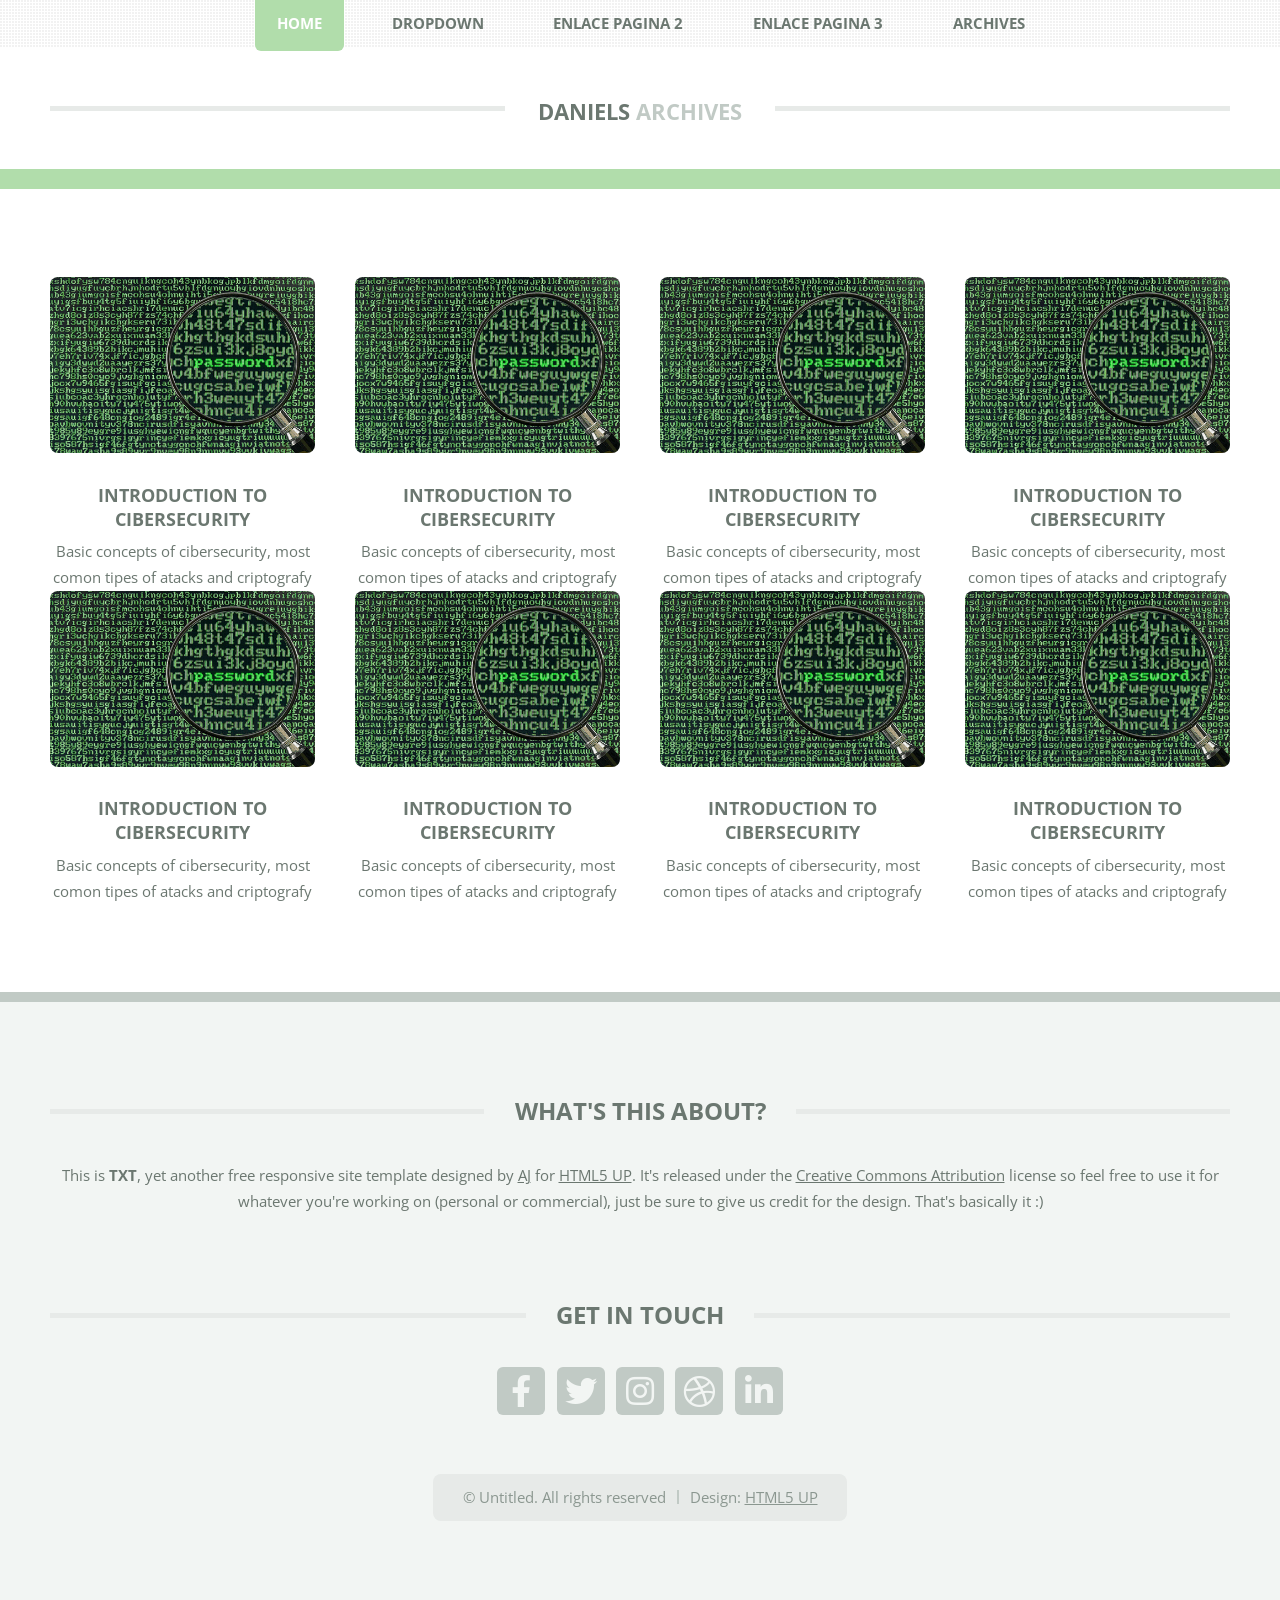
<file: no-sidebar.html>
<!DOCTYPE HTML>
<!--
	TXT by HTML5 UP
	html5up.net | @ajlkn
	Free for personal and commercial use under the CCA 3.0 license (html5up.net/license)
-->
<html>
	<head>
		<title>Daniels Portfolio</title>
		<meta charset="utf-8" />
		<meta name="viewport" content="width=device-width, initial-scale=1, user-scalable=no" />
		<link rel="stylesheet" href="assets/css/main.css" />
	</head>
	<body class="homepage is-preload">
		<div id="page-wrapper">

			<!-- Header -->
				<header id="header">
					<div class="logo container">
						<div>
							<h1><a href="index.html" id="logo">Daniels</a></h1>
							<p>ARCHIVES</p>
						</div>
					</div>
				</header>

			<!-- Nav -->
				<nav id="nav">
					<ul>
						<li class="current"><a href="index.html">Home</a></li>
						<li>
							<a href="#">Dropdown</a>
							<ul>
								<li><a href="#">1- OPCION A</a></li>
								<li><a href="#">2- OPCION B</a></li>
								<li>
									<a href="#">3- OPCION DESGLOSE</a>
									<ul>
										<li><a href="#">3.1- DESGLOSE A</a></li>
										<li><a href="#">3.2- DESGLOSE B</a></li>
										<li><a href="#">3.3- DESGLOSE C</a></li>
										<li><a href="#">3.4- DESGLOSE D</a></li>
									</ul>
								</li>
								<li><a href="#">4- OPCION FINAL</a></li>
							</ul>
						</li>
						<li><a href="left-sidebar.html"> ENLACE PAGINA 2</a></li>
						<li><a href="right-sidebar.html">ENLACE PAGINA 3</a></li>
						<li><a href="no-sidebar.html">Archives</a></li>
					</ul>
				</nav>

			<!-- Main -->
				<section id="main">
					<div class="container">
						<div class="row">
							<div class="col-12">

								<!-- Features -->
									<section class="box features">
										<div>
											<div class="row">
												<div class="col-3 col-6-medium col-12-small">

													<!-- Feature -->
														<section class="box feature">
															<a href="Introduction_to_cibersecurity.html" class="image featured"><img src="images/ImagTituloIntroCiber.png" alt="" /></a>
															<h3><a href="Introduction_to_cibersecurity.html">Introduction to cibersecurity</a></h3>
															<p>
																Basic concepts of cibersecurity, most comon tipes of atacks and criptografy
															</p>
														</section>

												</div>
												<div class="col-3 col-6-medium col-12-small">

													<!-- Feature -->
														<section class="box feature">
															<a href="Introduction_to_cibersecurity.html" class="image featured"><img src="images/ImagTituloIntroCiber.png" alt="" /></a>
															<h3><a href="Introduction_to_cibersecurity.html">Introduction to cibersecurity</a></h3>
															<p>
																Basic concepts of cibersecurity, most comon tipes of atacks and criptografy
															</p>
														</section>

												</div>
												<div class="col-3 col-6-medium col-12-small">

													<!-- Feature -->
														<section class="box feature">
															<a href="Introduction_to_cibersecurity.html" class="image featured"><img src="images/ImagTituloIntroCiber.png" alt="" /></a>
															<h3><a href="Introduction_to_cibersecurity.html">Introduction to cibersecurity</a></h3>
															<p>
																Basic concepts of cibersecurity, most comon tipes of atacks and criptografy
															</p>
														</section>

												</div>
												
												<div class="col-3 col-6-medium col-12-small">

													<!-- Feature -->
														<section class="box feature">
															<a href="Introduction_to_cibersecurity.html" class="image featured"><img src="images/ImagTituloIntroCiber.png" alt="" /></a>
															<h3><a href="Introduction_to_cibersecurity.html">Introduction to cibersecurity</a></h3>
															<p>
																Basic concepts of cibersecurity, most comon tipes of atacks and criptografy
															</p>
														</section>

												</div>
												
											</div>
											<div class="row">
												<div class="col-3 col-6-medium col-12-small">

													<!-- Feature -->
														<section class="box feature">
															<a href="Introduction_to_cibersecurity.html" class="image featured"><img src="images/ImagTituloIntroCiber.png" alt="" /></a>
															<h3><a href="Introduction_to_cibersecurity.html">Introduction to cibersecurity</a></h3>
															<p>
																Basic concepts of cibersecurity, most comon tipes of atacks and criptografy
															</p>
														</section>

												</div>
												<div class="col-3 col-6-medium col-12-small">

													<!-- Feature -->
														<section class="box feature">
															<a href="Introduction_to_cibersecurity.html" class="image featured"><img src="images/ImagTituloIntroCiber.png" alt="" /></a>
															<h3><a href="Introduction_to_cibersecurity.html">Introduction to cibersecurity</a></h3>
															<p>
																Basic concepts of cibersecurity, most comon tipes of atacks and criptografy
															</p>
														</section>

												</div>
												<div class="col-3 col-6-medium col-12-small">

													<!-- Feature -->
														<section class="box feature">
															<a href="Introduction_to_cibersecurity.html" class="image featured"><img src="images/ImagTituloIntroCiber.png" alt="" /></a>
															<h3><a href="Introduction_to_cibersecurity.html">Introduction to cibersecurity</a></h3>
															<p>
																Basic concepts of cibersecurity, most comon tipes of atacks and criptografy
															</p>
														</section>

												</div>

												<div class="col-3 col-6-medium col-12-small">

													<!-- Feature -->
														<section class="box feature">
															<a href="Introduction_to_cibersecurity.html" class="image featured"><img src="images/ImagTituloIntroCiber.png" alt="" /></a>
															<h3><a href="Introduction_to_cibersecurity.html">Introduction to cibersecurity</a></h3>
															<p>
																Basic concepts of cibersecurity, most comon tipes of atacks and criptografy
															</p>
														</section>

												</div>
												
											</div>
										</div>
									</section>

							</div>
						</div>
					</div>
				</section>

			<!-- Footer -->
				<footer id="footer">
					<div class="container">
						<div class="row gtr-200">
							<div class="col-12">

								<!-- About -->
									<section>
										<h2 class="major"><span>What's this about?</span></h2>
										<p>
											This is <strong>TXT</strong>, yet another free responsive site template designed by
											<a href="http://twitter.com/ajlkn">AJ</a> for <a href="http://html5up.net">HTML5 UP</a>. It's released under the
											<a href="http://html5up.net/license/">Creative Commons Attribution</a> license so feel free to use it for
											whatever you're working on (personal or commercial), just be sure to give us credit for the design.
											That's basically it :)
										</p>
									</section>

							</div>
							<div class="col-12">

								<!-- Contact -->
									<section>
										<h2 class="major"><span>Get in touch</span></h2>
										<ul class="contact">
											<li><a class="icon brands fa-facebook-f" href="#"><span class="label">Facebook</span></a></li>
											<li><a class="icon brands fa-twitter" href="#"><span class="label">Twitter</span></a></li>
											<li><a class="icon brands fa-instagram" href="#"><span class="label">Instagram</span></a></li>
											<li><a class="icon brands fa-dribbble" href="#"><span class="label">Dribbble</span></a></li>
											<li><a class="icon brands fa-linkedin-in" href="#"><span class="label">LinkedIn</span></a></li>
										</ul>
									</section>

							</div>
						</div>

						<!-- Copyright -->
							<div id="copyright">
								<ul class="menu">
									<li>&copy; Untitled. All rights reserved</li><li>Design: <a href="http://html5up.net">HTML5 UP</a></li>
								</ul>
							</div>

					</div>
				</footer>

		</div>

		<!-- Scripts -->
			<script src="assets/js/jquery.min.js"></script>
			<script src="assets/js/jquery.dropotron.min.js"></script>
			<script src="assets/js/jquery.scrolly.min.js"></script>
			<script src="assets/js/browser.min.js"></script>
			<script src="assets/js/breakpoints.min.js"></script>
			<script src="assets/js/util.js"></script>
			<script src="assets/js/main.js"></script>

	</body>
</html>
</file>
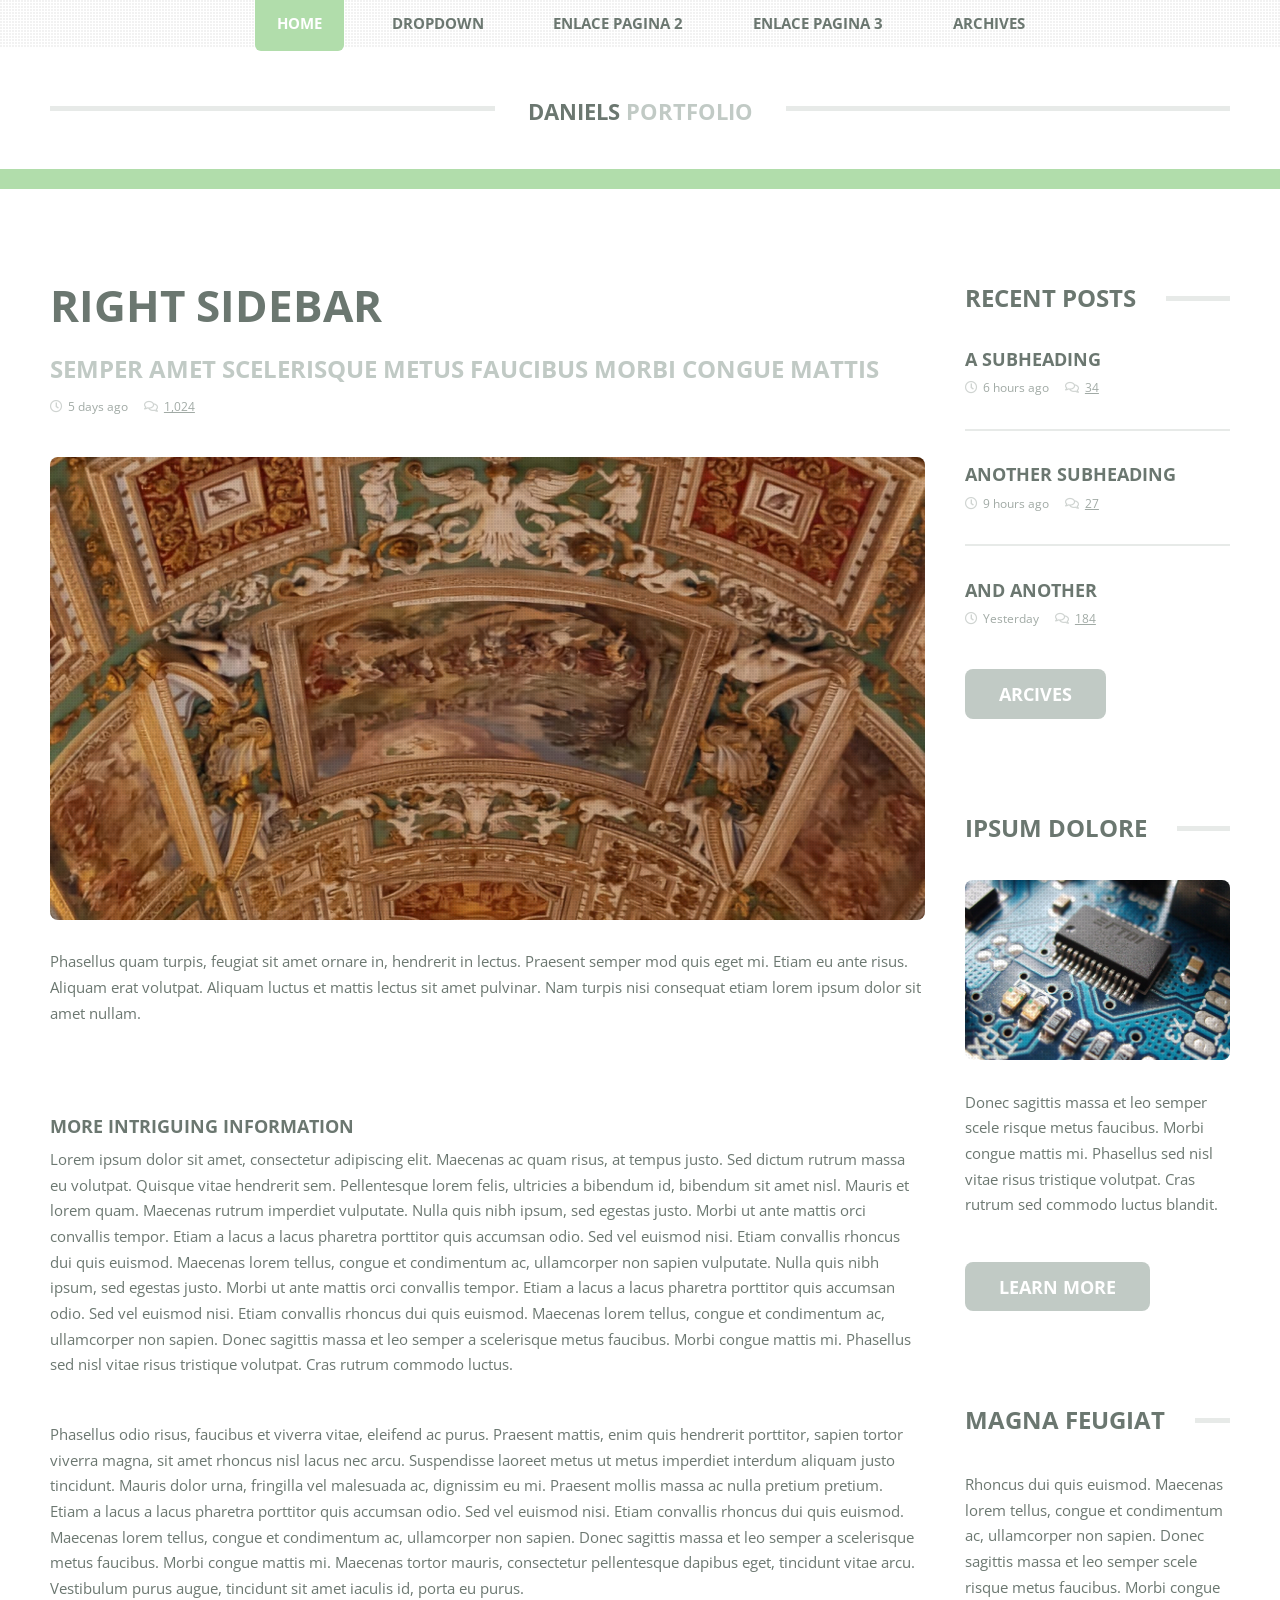
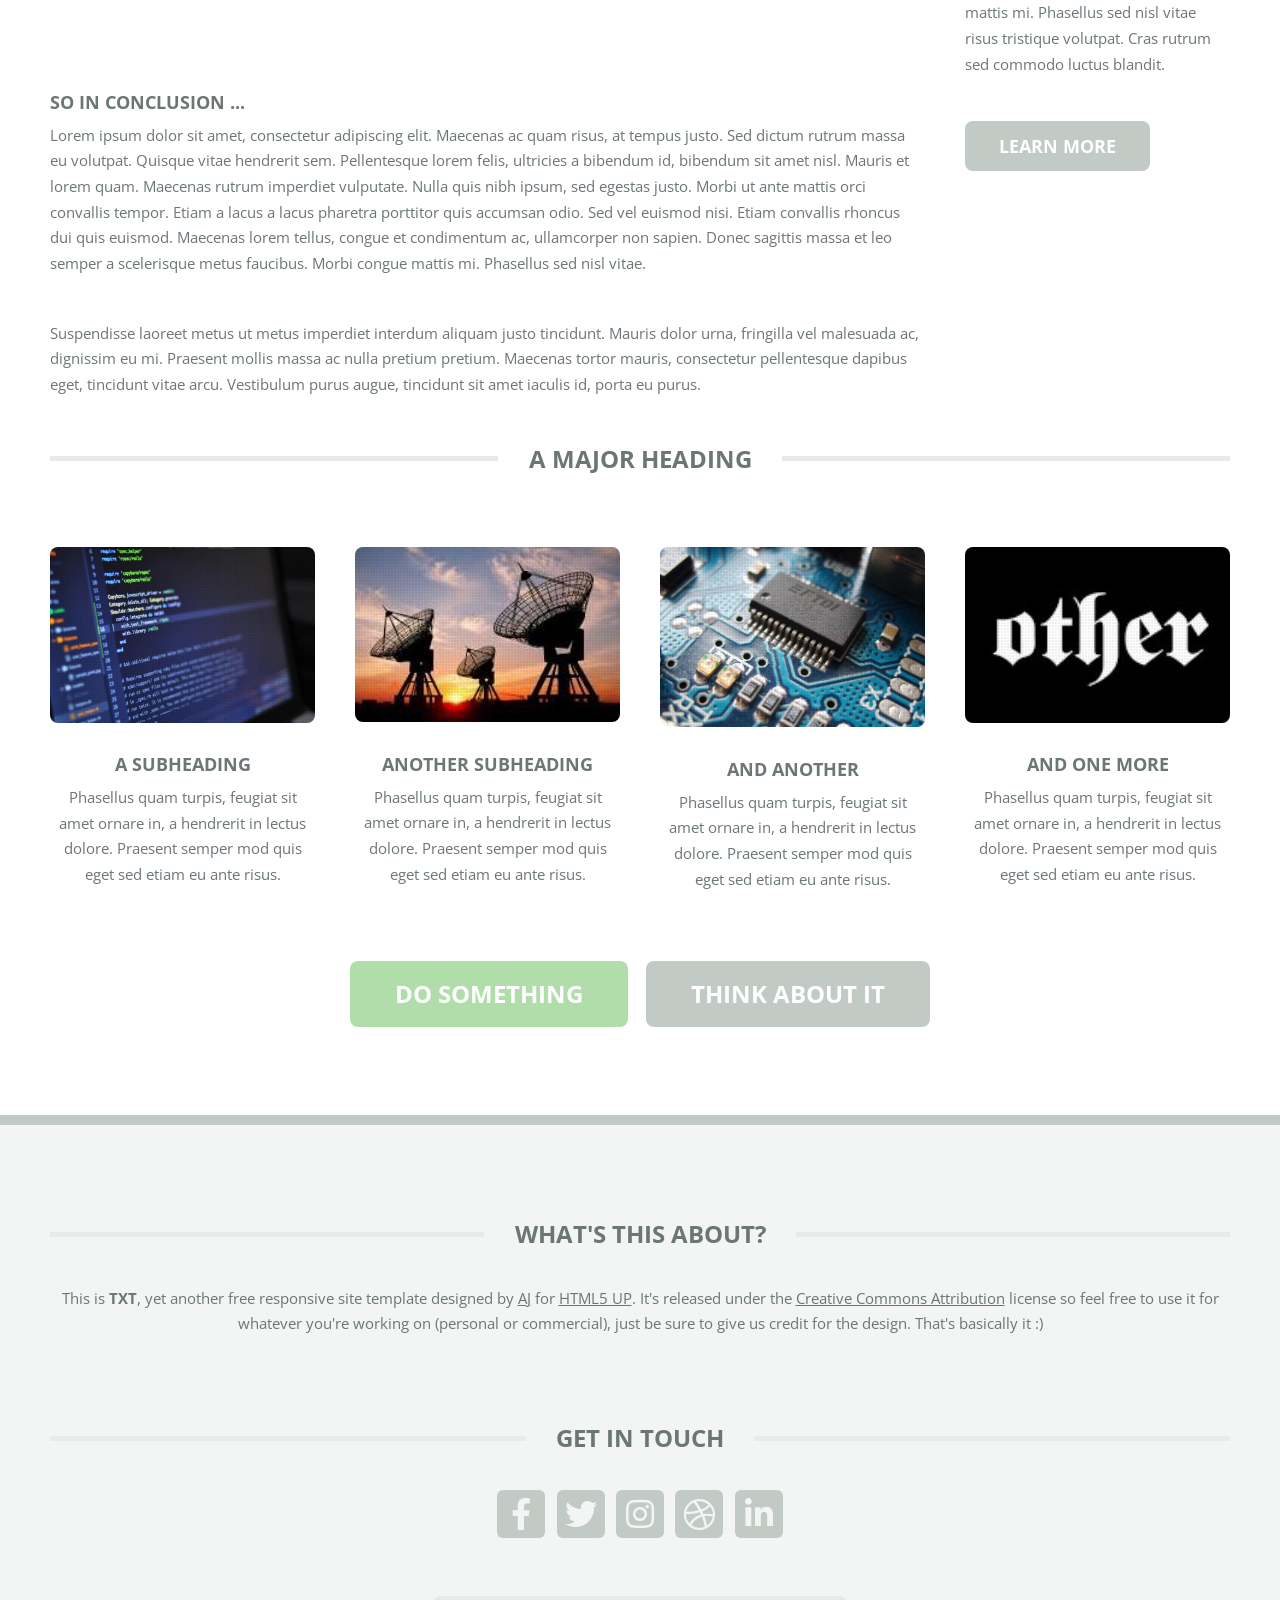
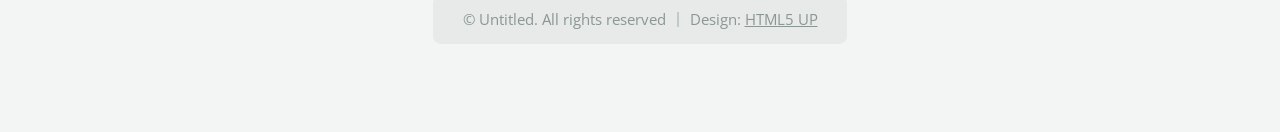
<file: right-sidebar.html>
<!DOCTYPE HTML>
<!--
	TXT by HTML5 UP
	html5up.net | @ajlkn
	Free for personal and commercial use under the CCA 3.0 license (html5up.net/license)
-->
<html>
	<head>
		<title>Daniels Portfolio</title>
		<meta charset="utf-8" />
		<meta name="viewport" content="width=device-width, initial-scale=1, user-scalable=no" />
		<link rel="stylesheet" href="assets/css/main.css" />
	</head>
	<body class="homepage is-preload">
		<div id="page-wrapper">

			<!-- Header -->
				<header id="header">
					<div class="logo container">
						<div>
							<h1><a href="index.html" id="logo">Daniels</a></h1>
							<p>Portfolio</p>
						</div>
					</div>
				</header>

			<!-- Nav -->
				<nav id="nav">
					<ul>
						<li class="current"><a href="index.html">Home</a></li>
						<li>
							<a href="#">Dropdown</a>
							<ul>
								<li><a href="#">1- OPCION A</a></li>
								<li><a href="#">2- OPCION B</a></li>
								<li>
									<a href="#">3- OPCION DESGLOSE</a>
									<ul>
										<li><a href="#">3.1- DESGLOSE A</a></li>
										<li><a href="#">3.2- DESGLOSE B</a></li>
										<li><a href="#">3.3- DESGLOSE C</a></li>
										<li><a href="#">3.4- DESGLOSE D</a></li>
									</ul>
								</li>
								<li><a href="#">4- OPCION FINAL</a></li>
							</ul>
						</li>
						<li><a href="left-sidebar.html"> ENLACE PAGINA 2</a></li>
						<li><a href="right-sidebar.html">ENLACE PAGINA 3</a></li>
						<li><a href="no-sidebar.html">Archives</a></li>
					</ul>
				</nav>

			<!-- Main -->
				<section id="main">
					<div class="container">
						<div class="row">
							<div class="col-9 col-12-medium">
								<div class="content">

									<!-- Content -->

										<article class="box page-content">

											<header>
												<h2>Right Sidebar</h2>
												<p>Semper amet scelerisque metus faucibus morbi congue mattis</p>
												<ul class="meta">
													<li class="icon fa-clock">5 days ago</li>
													<li class="icon fa-comments"><a href="#">1,024</a></li>
												</ul>
											</header>

											<section>
												<span class="image featured"><img src="images/pic05.jpg" alt="" /></span>
												<p>
													Phasellus quam turpis, feugiat sit amet ornare in, hendrerit in lectus.
													Praesent semper mod quis eget mi. Etiam eu ante risus. Aliquam erat volutpat.
													Aliquam luctus et mattis lectus sit amet pulvinar. Nam turpis nisi
													consequat etiam lorem ipsum dolor sit amet nullam.
												</p>
											</section>

											<section>
												<h3>More intriguing information</h3>
												<p>
													Lorem ipsum dolor sit amet, consectetur adipiscing elit. Maecenas ac quam risus, at tempus
													justo. Sed dictum rutrum massa eu volutpat. Quisque vitae hendrerit sem. Pellentesque lorem felis,
													ultricies a bibendum id, bibendum sit amet nisl. Mauris et lorem quam. Maecenas rutrum imperdiet
													vulputate. Nulla quis nibh ipsum, sed egestas justo. Morbi ut ante mattis orci convallis tempor.
													Etiam a lacus a lacus pharetra porttitor quis accumsan odio. Sed vel euismod nisi. Etiam convallis
													rhoncus dui quis euismod. Maecenas lorem tellus, congue et condimentum ac, ullamcorper non sapien
													vulputate. Nulla quis nibh ipsum, sed egestas justo. Morbi ut ante mattis orci convallis tempor.
													Etiam a lacus a lacus pharetra porttitor quis accumsan odio. Sed vel euismod nisi. Etiam convallis
													rhoncus dui quis euismod. Maecenas lorem tellus, congue et condimentum ac, ullamcorper non sapien.
													Donec sagittis massa et leo semper a scelerisque metus faucibus. Morbi congue mattis mi.
													Phasellus sed nisl vitae risus tristique volutpat. Cras rutrum commodo luctus.
												</p>
												<p>
													Phasellus odio risus, faucibus et viverra vitae, eleifend ac purus. Praesent mattis, enim
													quis hendrerit porttitor, sapien tortor viverra magna, sit amet rhoncus nisl lacus nec arcu.
													Suspendisse laoreet metus ut metus imperdiet interdum aliquam justo tincidunt. Mauris dolor urna,
													fringilla vel malesuada ac, dignissim eu mi. Praesent mollis massa ac nulla pretium pretium.
													Etiam a lacus a lacus pharetra porttitor quis accumsan odio. Sed vel euismod nisi. Etiam convallis
													rhoncus dui quis euismod. Maecenas lorem tellus, congue et condimentum ac, ullamcorper non sapien.
													Donec sagittis massa et leo semper a scelerisque metus faucibus. Morbi congue mattis mi.
													Maecenas tortor mauris, consectetur pellentesque dapibus eget, tincidunt vitae arcu.
													Vestibulum purus augue, tincidunt sit amet iaculis id, porta eu purus.
												</p>
											</section>

											<section>
												<h3>So in conclusion ...</h3>
												<p>
													Lorem ipsum dolor sit amet, consectetur adipiscing elit. Maecenas ac quam risus, at tempus
													justo. Sed dictum rutrum massa eu volutpat. Quisque vitae hendrerit sem. Pellentesque lorem felis,
													ultricies a bibendum id, bibendum sit amet nisl. Mauris et lorem quam. Maecenas rutrum imperdiet
													vulputate. Nulla quis nibh ipsum, sed egestas justo. Morbi ut ante mattis orci convallis tempor.
													Etiam a lacus a lacus pharetra porttitor quis accumsan odio. Sed vel euismod nisi. Etiam convallis
													rhoncus dui quis euismod. Maecenas lorem tellus, congue et condimentum ac, ullamcorper non sapien.
													Donec sagittis massa et leo semper a scelerisque metus faucibus. Morbi congue mattis mi.
													Phasellus sed nisl vitae.
												</p>
												<p>
													Suspendisse laoreet metus ut metus imperdiet interdum aliquam justo tincidunt. Mauris dolor urna,
													fringilla vel malesuada ac, dignissim eu mi. Praesent mollis massa ac nulla pretium pretium.
													Maecenas tortor mauris, consectetur pellentesque dapibus eget, tincidunt vitae arcu.
													Vestibulum purus augue, tincidunt sit amet iaculis id, porta eu purus.
												</p>
											</section>

										</article>

								</div>
							</div>
							<div class="col-3 col-12-medium">
								<div class="sidebar">

									<!-- Sidebar -->

										<!-- Recent Posts -->
											<section>
												<h2 class="major"><span>Recent Posts</span></h2>
												<ul class="divided">
													<li>
														<article class="box post-summary">
															<h3><a href="#">A Subheading</a></h3>
															<ul class="meta">
																<li class="icon fa-clock">6 hours ago</li>
																<li class="icon fa-comments"><a href="#">34</a></li>
															</ul>
														</article>
													</li>
													<li>
														<article class="box post-summary">
															<h3><a href="#">Another Subheading</a></h3>
															<ul class="meta">
																<li class="icon fa-clock">9 hours ago</li>
																<li class="icon fa-comments"><a href="#">27</a></li>
															</ul>
														</article>
													</li>
													<li>
														<article class="box post-summary">
															<h3><a href="#">And Another</a></h3>
															<ul class="meta">
																<li class="icon fa-clock">Yesterday</li>
																<li class="icon fa-comments"><a href="#">184</a></li>
															</ul>
														</article>
													</li>
												</ul>
												<a href="#" class="button alt">Arcives</a>
											</section>

										<!-- Something -->
											<section>
												<h2 class="major"><span>Ipsum Dolore</span></h2>
												<a href="#" class="image featured"><img src="images/pic03.jpg" alt="" /></a>
												<p>
													Donec sagittis massa et leo semper scele risque metus faucibus. Morbi congue mattis mi.
													Phasellus sed nisl vitae risus tristique volutpat. Cras rutrum sed commodo luctus blandit.
												</p>
												<a href="#" class="button alt">Learn more</a>
											</section>

										<!-- Something -->
											<section>
												<h2 class="major"><span>Magna Feugiat</span></h2>
												<p>
													Rhoncus dui quis euismod. Maecenas lorem tellus, congue et condimentum ac, ullamcorper non sapien.
													Donec sagittis massa et leo semper scele risque metus faucibus. Morbi congue mattis mi.
													Phasellus sed nisl vitae risus tristique volutpat. Cras rutrum sed commodo luctus blandit.
												</p>
												<a href="#" class="button alt">Learn more</a>
											</section>

								</div>
							</div>
							<div class="col-12">

								<!-- Features -->
									<section class="box features">
										<h2 class="major"><span>A Major Heading</span></h2>
										<div>
											<div class="row">
												<div class="col-3 col-6-medium col-12-small">

													<!-- Feature -->
														<section class="box feature">
															<a href="#" class="image featured"><img src="images/pic01.jpg" alt="" /></a>
															<h3><a href="#">A Subheading</a></h3>
															<p>
																Phasellus quam turpis, feugiat sit amet ornare in, a hendrerit in
																lectus dolore. Praesent semper mod quis eget sed etiam eu ante risus.
															</p>
														</section>

												</div>
												<div class="col-3 col-6-medium col-12-small">

													<!-- Feature -->
														<section class="box feature">
															<a href="#" class="image featured"><img src="images/pic02.jpg" alt="" /></a>
															<h3><a href="#">Another Subheading</a></h3>
															<p>
																Phasellus quam turpis, feugiat sit amet ornare in, a hendrerit in
																lectus dolore. Praesent semper mod quis eget sed etiam eu ante risus.
															</p>
														</section>

												</div>
												<div class="col-3 col-6-medium col-12-small">

													<!-- Feature -->
														<section class="box feature">
															<a href="#" class="image featured"><img src="images/pic03.jpg" alt="" /></a>
															<h3><a href="#">And Another</a></h3>
															<p>
																Phasellus quam turpis, feugiat sit amet ornare in, a hendrerit in
																lectus dolore. Praesent semper mod quis eget sed etiam eu ante risus.
															</p>
														</section>

												</div>
												<div class="col-3 col-6-medium col-12-small">

													<!-- Feature -->
														<section class="box feature">
															<a href="#" class="image featured"><img src="images/pic04.jpg" alt="" /></a>
															<h3><a href="#">And One More</a></h3>
															<p>
																Phasellus quam turpis, feugiat sit amet ornare in, a hendrerit in
																lectus dolore. Praesent semper mod quis eget sed etiam eu ante risus.
															</p>
														</section>

												</div>
												<div class="col-12">
													<ul class="actions">
														<li><a href="#" class="button large">Do Something</a></li>
														<li><a href="#" class="button alt large">Think About It</a></li>
													</ul>
												</div>
											</div>
										</div>
									</section>

							</div>
						</div>
					</div>
				</section>

			<!-- Footer -->
				<footer id="footer">
					<div class="container">
						<div class="row gtr-200">
							<div class="col-12">

								<!-- About -->
									<section>
										<h2 class="major"><span>What's this about?</span></h2>
										<p>
											This is <strong>TXT</strong>, yet another free responsive site template designed by
											<a href="http://twitter.com/ajlkn">AJ</a> for <a href="http://html5up.net">HTML5 UP</a>. It's released under the
											<a href="http://html5up.net/license/">Creative Commons Attribution</a> license so feel free to use it for
											whatever you're working on (personal or commercial), just be sure to give us credit for the design.
											That's basically it :)
										</p>
									</section>

							</div>
							<div class="col-12">

								<!-- Contact -->
									<section>
										<h2 class="major"><span>Get in touch</span></h2>
										<ul class="contact">
											<li><a class="icon brands fa-facebook-f" href="#"><span class="label">Facebook</span></a></li>
											<li><a class="icon brands fa-twitter" href="#"><span class="label">Twitter</span></a></li>
											<li><a class="icon brands fa-instagram" href="#"><span class="label">Instagram</span></a></li>
											<li><a class="icon brands fa-dribbble" href="#"><span class="label">Dribbble</span></a></li>
											<li><a class="icon brands fa-linkedin-in" href="#"><span class="label">LinkedIn</span></a></li>
										</ul>
									</section>

							</div>
						</div>

						<!-- Copyright -->
							<div id="copyright">
								<ul class="menu">
									<li>&copy; Untitled. All rights reserved</li><li>Design: <a href="http://html5up.net">HTML5 UP</a></li>
								</ul>
							</div>

					</div>
				</footer>

		</div>

		<!-- Scripts -->
			<script src="assets/js/jquery.min.js"></script>
			<script src="assets/js/jquery.dropotron.min.js"></script>
			<script src="assets/js/jquery.scrolly.min.js"></script>
			<script src="assets/js/browser.min.js"></script>
			<script src="assets/js/breakpoints.min.js"></script>
			<script src="assets/js/util.js"></script>
			<script src="assets/js/main.js"></script>

	</body>
</html>
</file>
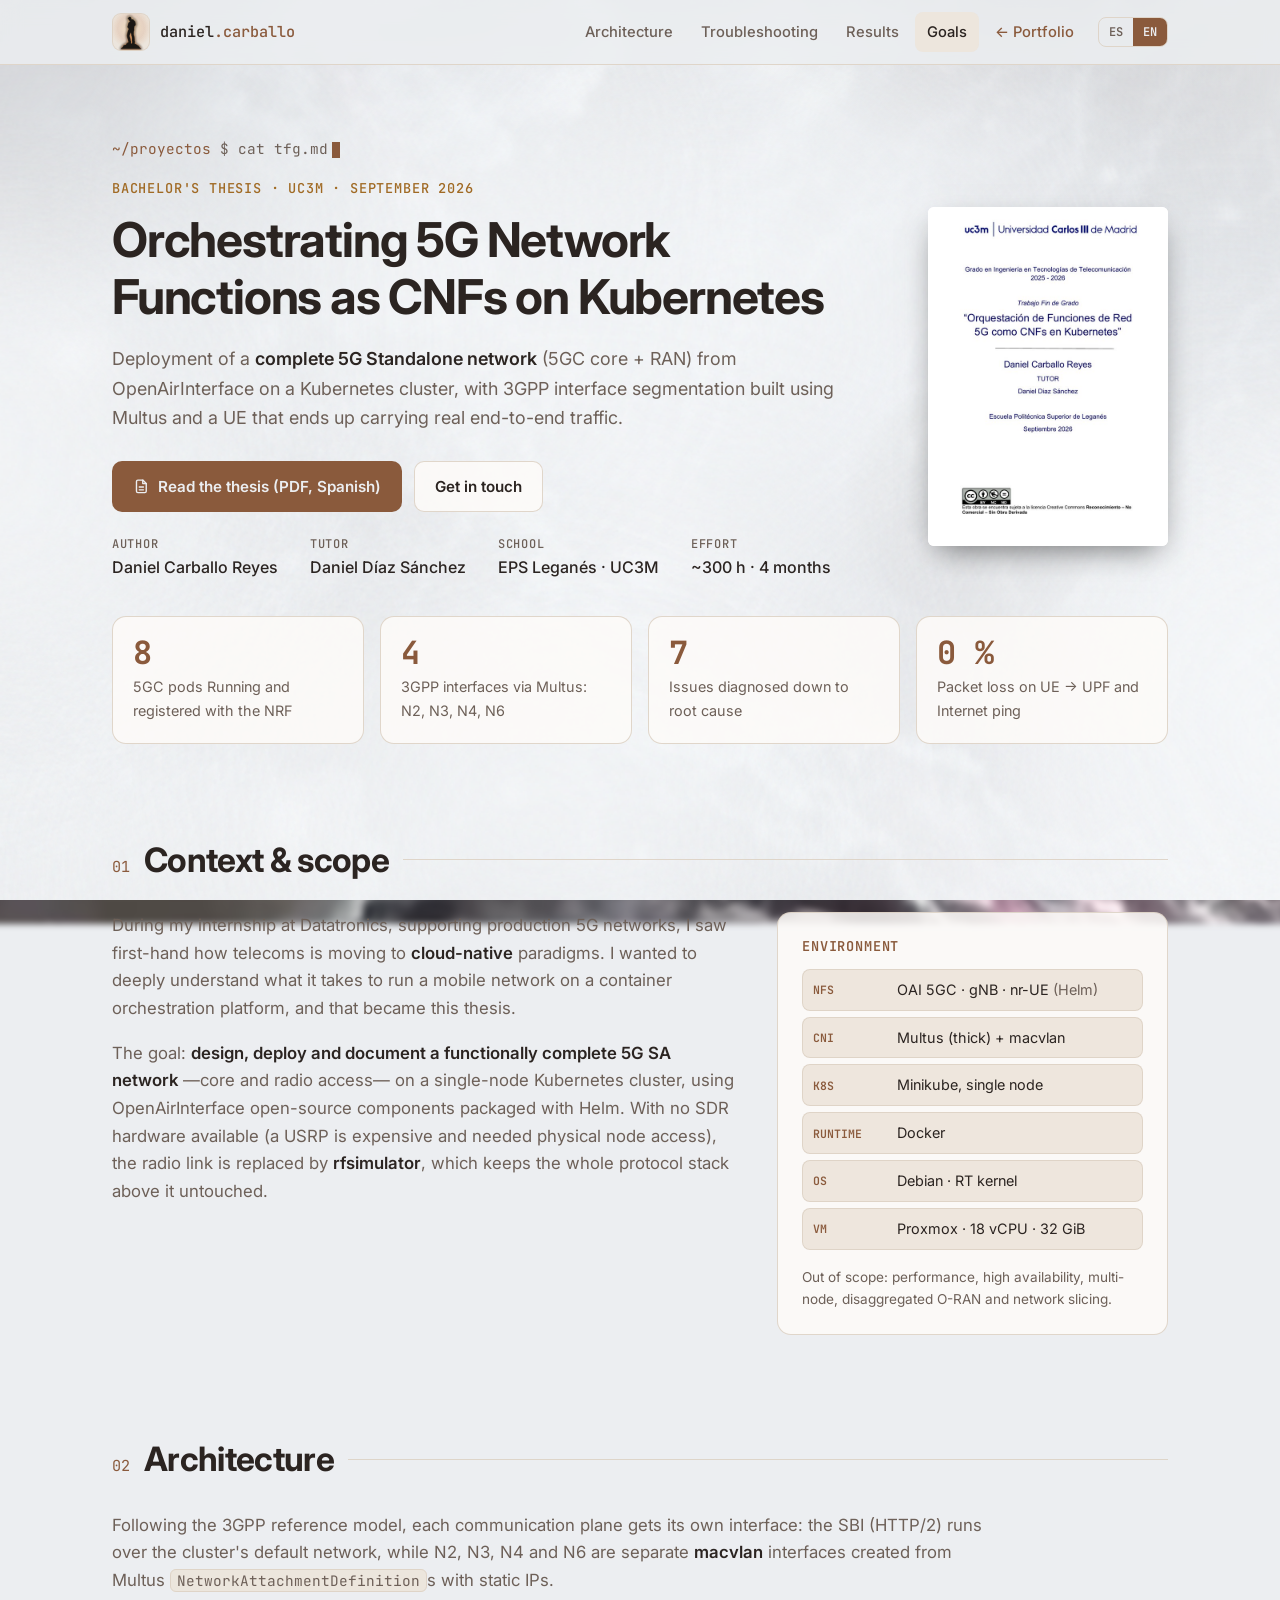
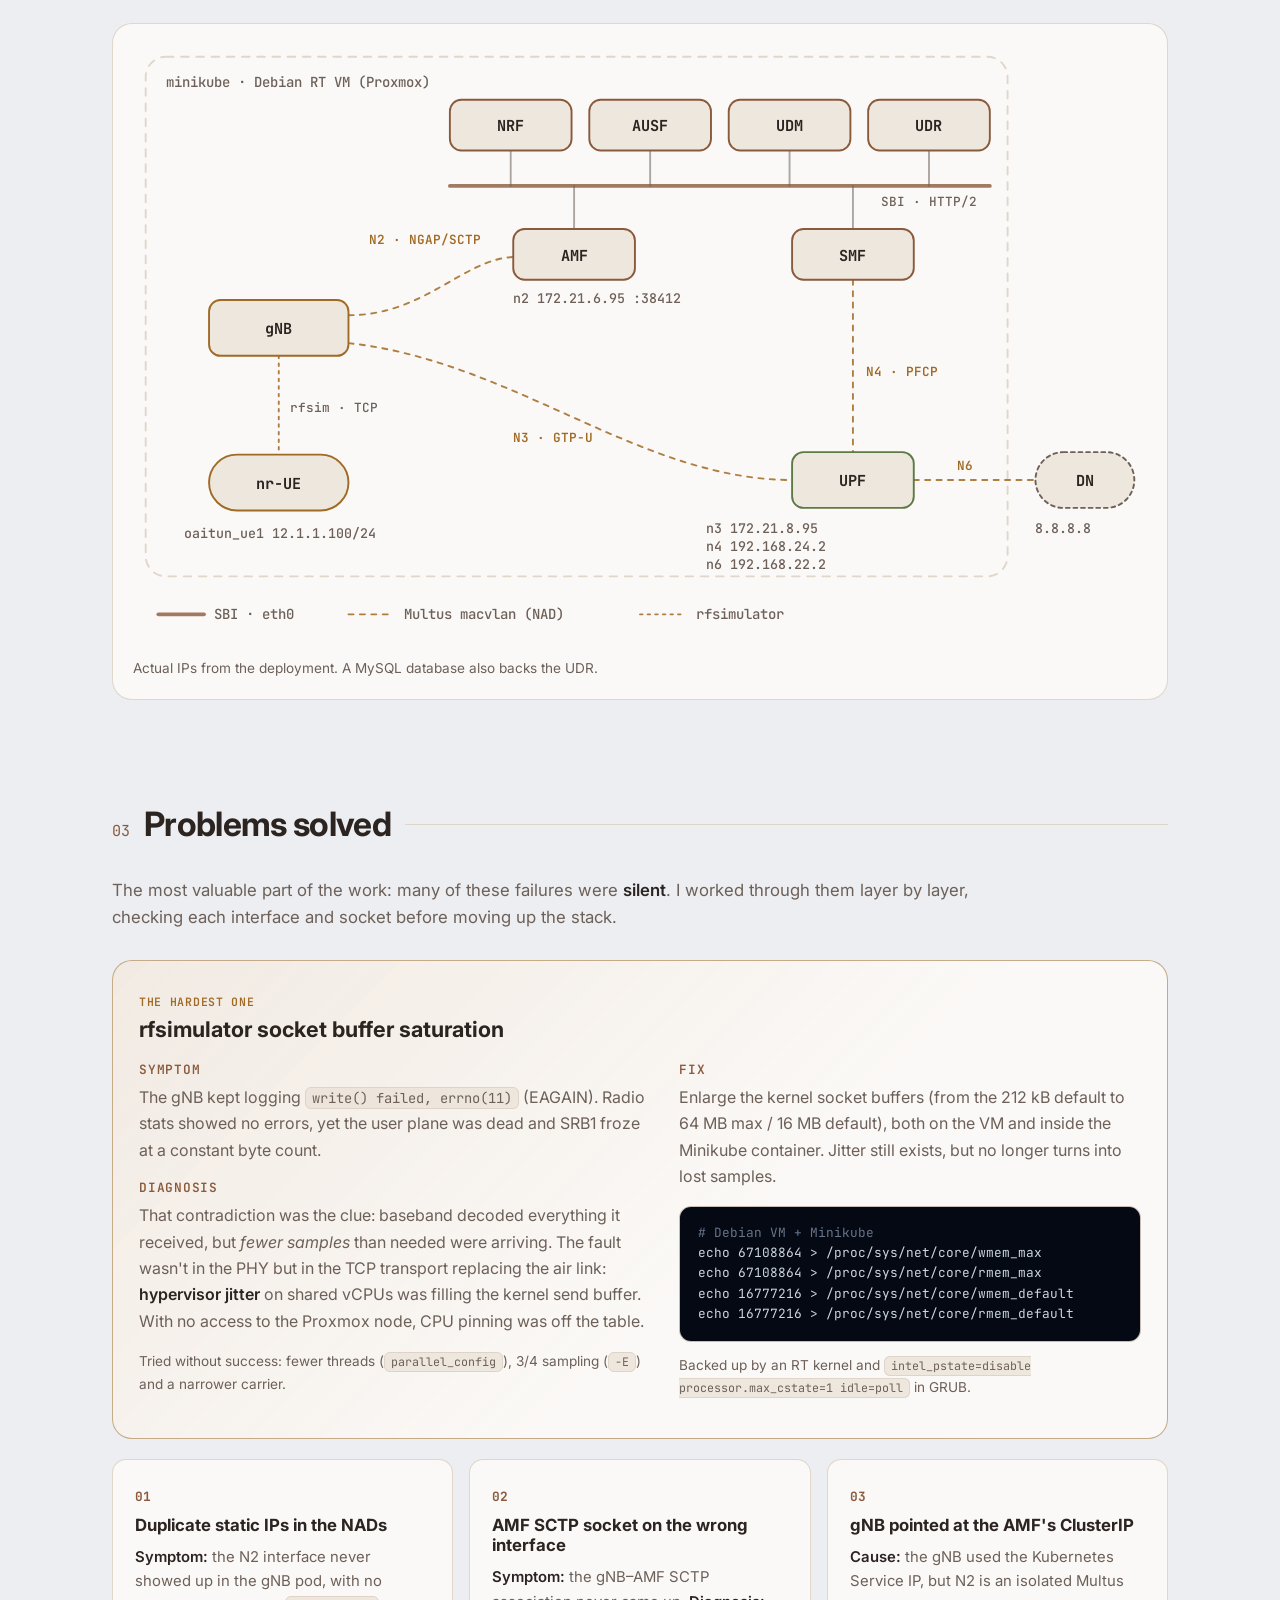
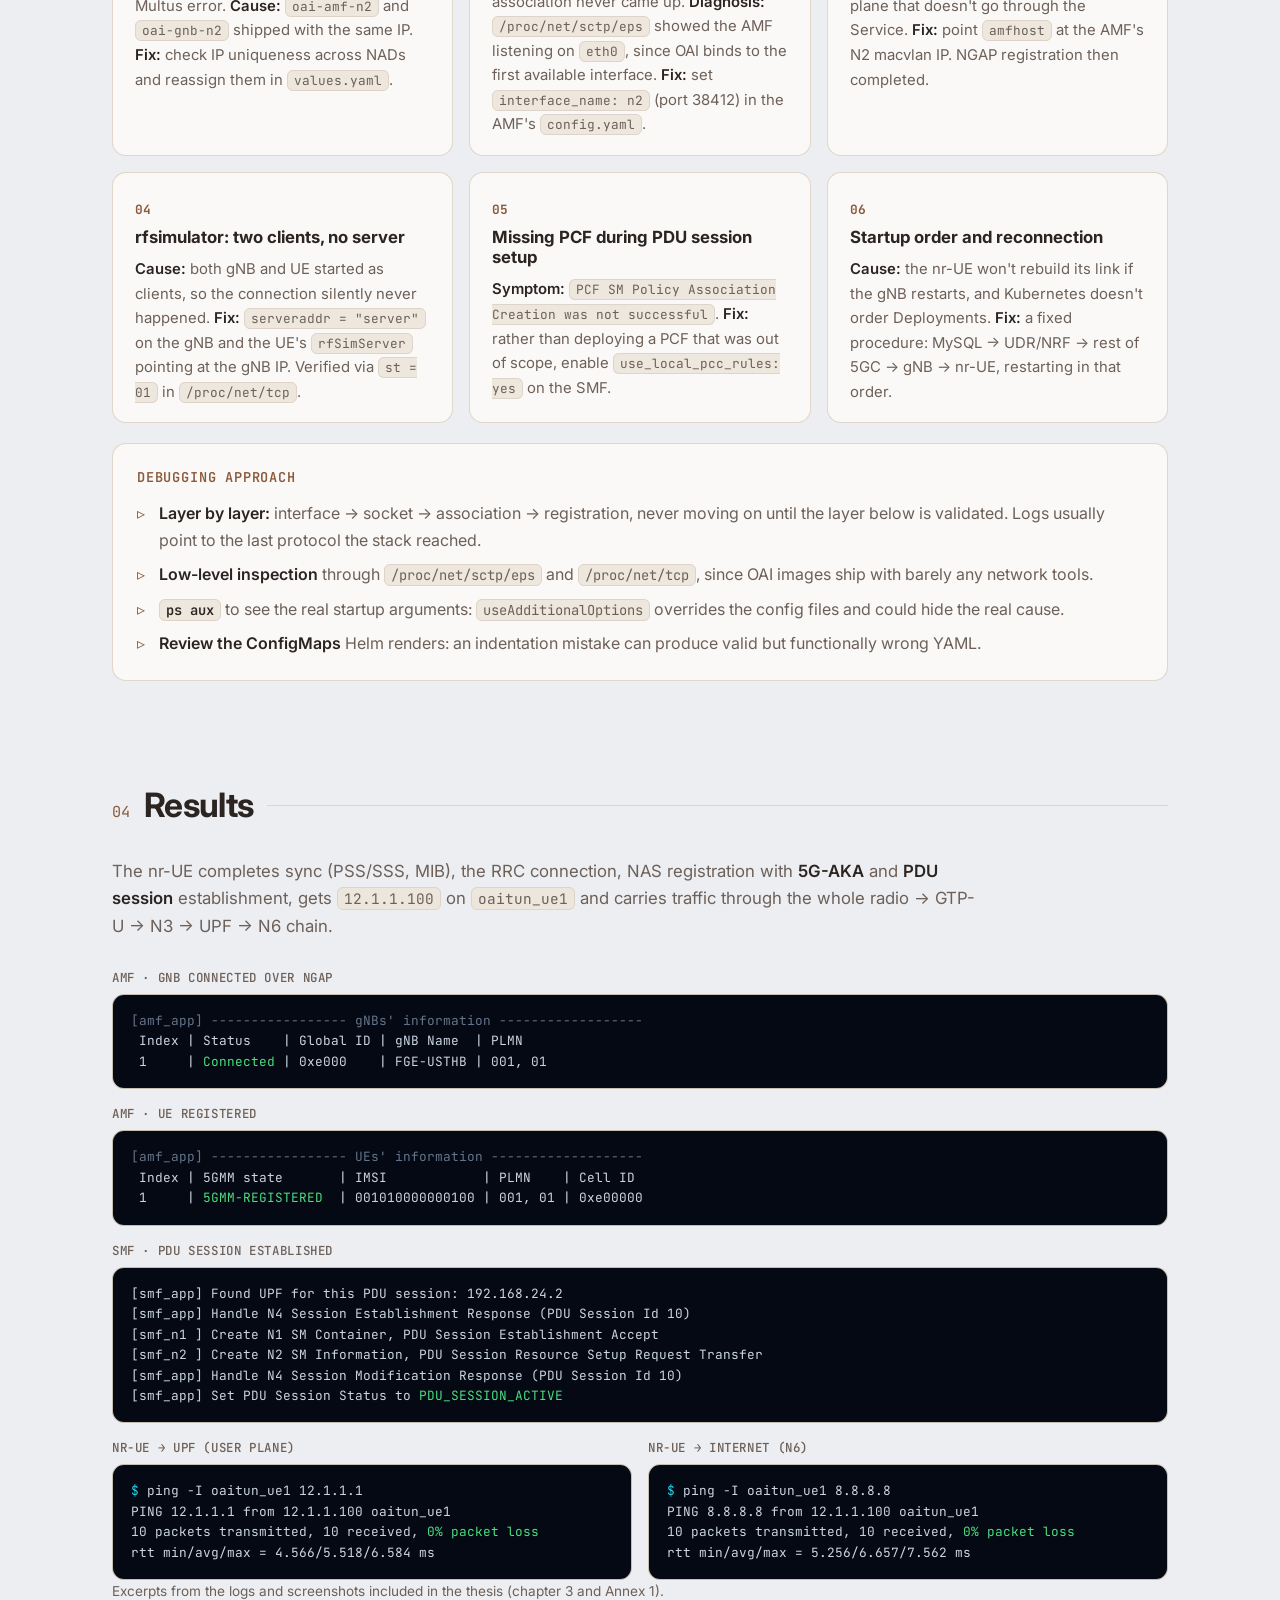
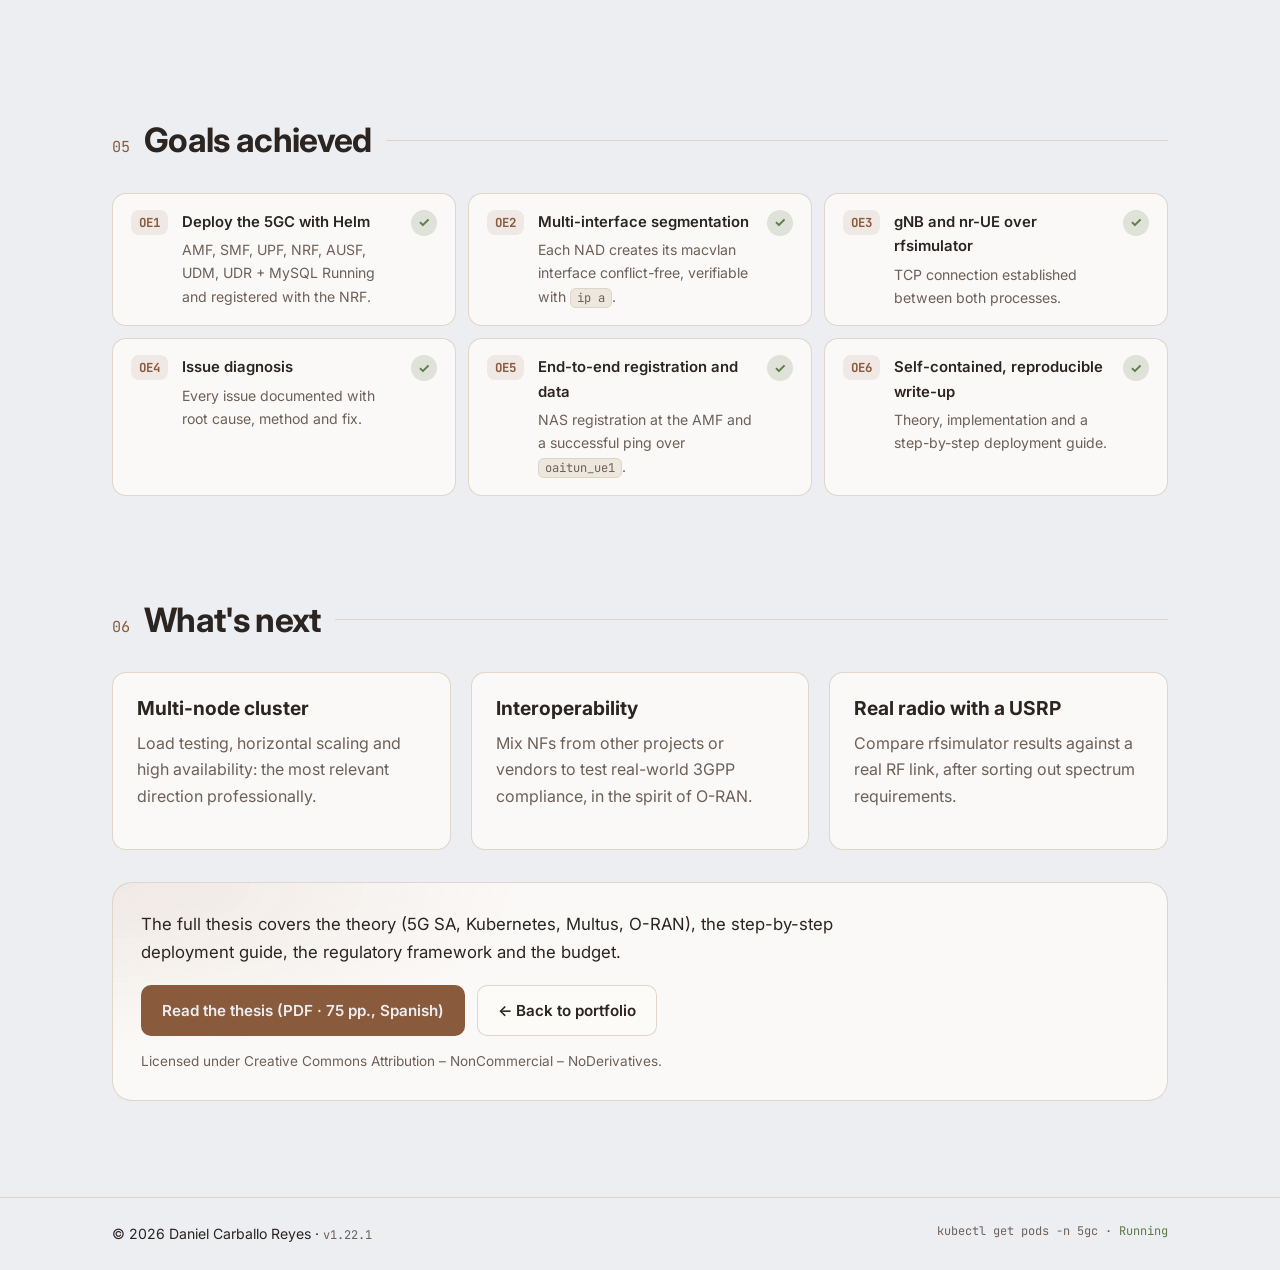
<file: tfg.html>
<!DOCTYPE html>
<html lang="es" data-lang="es">
<head>
	<meta charset="utf-8" />
	<meta name="viewport" content="width=device-width, initial-scale=1" />
	<title>TFG · Núcleo 5G como CNFs en Kubernetes · Daniel Carballo Reyes</title>
	<meta name="description" content="Caso de estudio del TFG de Daniel Carballo Reyes: despliegue de una red 5G Standalone completa (5GC + RAN) de OpenAirInterface sobre Kubernetes con Multus CNI y rfsimulator." />
	<meta name="author" content="Daniel Carballo Reyes" />
	<meta property="og:title" content="Orquestación de Funciones de Red 5G como CNFs en Kubernetes" />
	<meta property="og:description" content="Red 5G SA end-to-end con OpenAirInterface, Kubernetes, Helm y Multus: arquitectura, incidencias resueltas y resultados." />
	<meta property="og:url" content="https://c10n67.github.io/tfg.html" />
	<meta property="og:type" content="article" />
	<meta property="og:image" content="https://c10n67.github.io/images/og-preview.jpg" />
	<meta property="og:image:width" content="1200" />
	<meta property="og:image:height" content="630" />
	<meta name="twitter:card" content="summary_large_image" />
	<meta name="theme-color" content="#1a1c21" media="(prefers-color-scheme: dark)" />
	<meta name="theme-color" content="#eceef1" media="(prefers-color-scheme: light)" />
	<link rel="icon" href="/favicon.ico" sizes="48x48" />
	<link rel="icon" href="/favicon.svg" type="image/svg+xml" />
	<link rel="apple-touch-icon" href="/apple-touch-icon.png" />
	<link rel="manifest" href="/site.webmanifest" />
	<link rel="preconnect" href="https://fonts.googleapis.com" />
	<link rel="preconnect" href="https://fonts.gstatic.com" crossorigin />
	<link href="https://fonts.googleapis.com/css2?family=Inter:wght@400;500;600;700&family=JetBrains+Mono:wght@400;500;700&display=swap" rel="stylesheet" />
	<link rel="stylesheet" href="css/style.css?v=61ef8c7c" />
	<script>document.documentElement.classList.add('js');</script>
	<script src="/js/visitas.js" defer></script>
</head>
<body>

	<a class="skip-link" href="#main">Saltar al contenido</a>

	<header class="site-header">
		<nav class="nav container" aria-label="Principal">
			<a href="index.html" class="logo" aria-label="Volver al portfolio">
				<span class="logo-mark logo-backlit"><img src="images/logo-contraluz.png" alt="" width="38" height="38" decoding="async" /></span>
				<span class="logo-text">daniel<span class="accent">.carballo</span></span>
			</a>

			<button class="nav-toggle" aria-expanded="false" aria-controls="nav-links">
				<span class="sr-only">Menú</span>
				<span class="bar"></span><span class="bar"></span><span class="bar"></span>
			</button>

			<ul class="nav-links" id="nav-links">
				<li><a href="#arquitectura"><span lang="es">Arquitectura</span><span lang="en">Architecture</span></a></li>
				<li><a href="#incidencias"><span lang="es">Incidencias</span><span lang="en">Troubleshooting</span></a></li>
				<li><a href="#resultados"><span lang="es">Resultados</span><span lang="en">Results</span></a></li>
				<li><a href="#objetivos"><span lang="es">Objetivos</span><span lang="en">Goals</span></a></li>
				<li><a href="index.html#proyectos" class="nav-back">← Portfolio</a></li>
				<li class="lang-switch" role="group" aria-label="Idioma / Language">
					<button type="button" data-set-lang="es" aria-pressed="true">ES</button>
					<button type="button" data-set-lang="en" aria-pressed="false">EN</button>
				</li>
			</ul>
		</nav>
	</header>

	<main id="main">

		<!-- Cabecera del caso de estudio -->
		<section class="case-hero container" id="top">
			<div class="case-hero-grid">
			<div class="case-hero-text">
			<p class="prompt">
				<a href="index.html#proyectos" class="crumb">~/proyectos</a> $ cat tfg.md<span class="cursor" aria-hidden="true"></span>
			</p>
			<p class="case-kicker">
				<span lang="es">Trabajo de Fin de Grado · UC3M · Septiembre 2026</span>
				<span lang="en">Bachelor's Thesis · UC3M · September 2026</span>
			</p>
			<h1>
				<span lang="es">Orquestación de Funciones de Red 5G como CNFs en Kubernetes</span>
				<span lang="en">Orchestrating 5G Network Functions as CNFs on Kubernetes</span>
			</h1>
			<p class="tagline">
				<span lang="es">Despliegue de una red <strong>5G Standalone completa</strong> (núcleo 5GC + RAN) de OpenAirInterface sobre un clúster de Kubernetes, con la segmentación de interfaces del 3GPP implementada con Multus y un UE que acaba cursando tráfico real de extremo a extremo.</span>
				<span lang="en">Deployment of a <strong>complete 5G Standalone network</strong> (5GC core + RAN) from OpenAirInterface on a Kubernetes cluster, with 3GPP interface segmentation built using Multus and a UE that ends up carrying real end-to-end traffic.</span>
			</p>

			<div class="hero-actions">
				<a class="btn btn-primary" href="files/TFG_Daniel_Carballo_Reyes.pdf" target="_blank" rel="noopener">
					<svg aria-hidden="true" viewBox="0 0 24 24"><path d="M14 3H7a2 2 0 0 0-2 2v14a2 2 0 0 0 2 2h10a2 2 0 0 0 2-2V8z"/><path d="M14 3v5h5M9 13h6M9 17h6"/></svg>
					<span lang="es">Leer la memoria (PDF)</span><span lang="en">Read the thesis (PDF, Spanish)</span>
				</a>
				<a class="btn btn-ghost" href="index.html#contacto">
					<span lang="es">Hablemos</span><span lang="en">Get in touch</span>
				</a>
			</div>

			<dl class="case-meta">
				<div><dt><span lang="es">Autor</span><span lang="en">Author</span></dt><dd>Daniel Carballo Reyes</dd></div>
				<div><dt>Tutor</dt><dd>Daniel Díaz Sánchez</dd></div>
				<div><dt><span lang="es">Centro</span><span lang="en">School</span></dt><dd>EPS Leganés · UC3M</dd></div>
				<div><dt><span lang="es">Dedicación</span><span lang="en">Effort</span></dt><dd><span lang="es">~300 h · 4 meses</span><span lang="en">~300 h · 4 months</span></dd></div>
			</dl>
			</div>

			<a class="case-cover" href="files/TFG_Daniel_Carballo_Reyes.pdf" target="_blank" rel="noopener">
				<img src="images/tfg-portada.jpg" width="600" height="848" alt="Portada del TFG: Orquestación de Funciones de Red 5G como CNFs en Kubernetes" />
			</a>
			</div>

			<ul class="stats">
				<li><span class="stat-n">8</span><span class="stat-l"><span lang="es">Pods del 5GC en Running y registrados en el NRF</span><span lang="en">5GC pods Running and registered with the NRF</span></span></li>
				<li><span class="stat-n">4</span><span class="stat-l"><span lang="es">Interfaces 3GPP con Multus: N2, N3, N4, N6</span><span lang="en">3GPP interfaces via Multus: N2, N3, N4, N6</span></span></li>
				<li><span class="stat-n">7</span><span class="stat-l"><span lang="es">Incidencias diagnosticadas hasta la causa raíz</span><span lang="en">Issues diagnosed down to root cause</span></span></li>
				<li><span class="stat-n">0&nbsp;%</span><span class="stat-l"><span lang="es">Pérdida en el ping UE → UPF e Internet</span><span lang="en">Packet loss on UE → UPF and Internet ping</span></span></li>
			</ul>
		</section>

		<!-- Contexto -->
		<section class="section container reveal" id="contexto">
			<header class="section-head">
				<span class="section-index">01</span>
				<h2><span lang="es">Contexto y alcance</span><span lang="en">Context &amp; scope</span></h2>
			</header>

			<div class="about">
				<div class="about-text">
					<p lang="es">
						Durante mis prácticas en Datatronics, dando soporte a redes 5G en producción, vi de primera mano cómo las
						telecomunicaciones están adoptando paradigmas <strong>cloud-native</strong>. Quise entender a fondo qué implica
						desplegar una red móvil sobre una plataforma de orquestación de contenedores, y de ahí salió este TFG.
					</p>
					<p lang="es">
						El objetivo: <strong>diseñar, desplegar y documentar una red 5G SA funcionalmente completa</strong> —núcleo y
						acceso radio— sobre un clúster de Kubernetes de un único nodo, con componentes de código abierto de
						OpenAirInterface distribuidos con Helm. Como no había hardware SDR disponible (y un USRP es caro y exigía
						acceso al nodo físico), el enlace radio se sustituye por <strong>rfsimulator</strong>, que mantiene intacta
						toda la pila de protocolos por encima.
					</p>
					<p lang="en">
						During my internship at Datatronics, supporting production 5G networks, I saw first-hand how telecoms is
						moving to <strong>cloud-native</strong> paradigms. I wanted to deeply understand what it takes to run a mobile
						network on a container orchestration platform, and that became this thesis.
					</p>
					<p lang="en">
						The goal: <strong>design, deploy and document a functionally complete 5G SA network</strong> —core and radio
						access— on a single-node Kubernetes cluster, using OpenAirInterface open-source components packaged with Helm.
						With no SDR hardware available (a USRP is expensive and needed physical node access), the radio link is replaced
						by <strong>rfsimulator</strong>, which keeps the whole protocol stack above it untouched.
					</p>
				</div>

				<div class="panel">
					<h3 class="panel-title"><span lang="es">Entorno</span><span lang="en">Environment</span></h3>
					<ol class="stack-layers">
						<li><span class="layer-k">NFs</span><span>OAI 5GC · gNB · nr-UE <span class="muted">(Helm)</span></span></li>
						<li><span class="layer-k">CNI</span><span>Multus (thick) + macvlan</span></li>
						<li><span class="layer-k">k8s</span><span><span lang="es">Minikube, un nodo</span><span lang="en">Minikube, single node</span></span></li>
						<li><span class="layer-k">runtime</span><span>Docker</span></li>
						<li><span class="layer-k">OS</span><span>Debian · <span lang="es">kernel RT</span><span lang="en">RT kernel</span></span></li>
						<li><span class="layer-k">VM</span><span>Proxmox · 18 vCPU · 32 GiB</span></li>
					</ol>
					<p class="panel-note muted">
						<span lang="es">Fuera de alcance: rendimiento, alta disponibilidad, multinodo, O-RAN desagregado y network slicing.</span>
						<span lang="en">Out of scope: performance, high availability, multi-node, disaggregated O-RAN and network slicing.</span>
					</p>
				</div>
			</div>
		</section>

		<!-- Arquitectura -->
		<section class="section container reveal" id="arquitectura">
			<header class="section-head">
				<span class="section-index">02</span>
				<h2><span lang="es">Arquitectura</span><span lang="en">Architecture</span></h2>
			</header>

			<p class="section-lead">
				<span lang="es">Siguiendo el modelo de referencia del 3GPP, cada plano de comunicación tiene su propia interfaz: el SBI (HTTP/2) circula por la red por defecto del clúster, mientras que N2, N3, N4 y N6 se crean como interfaces <strong>macvlan</strong> independientes mediante <code>NetworkAttachmentDefinition</code> de Multus con IP estática.</span>
				<span lang="en">Following the 3GPP reference model, each communication plane gets its own interface: the SBI (HTTP/2) runs over the cluster's default network, while N2, N3, N4 and N6 are separate <strong>macvlan</strong> interfaces created from Multus <code>NetworkAttachmentDefinition</code>s with static IPs.</span>
			</p>

			<figure class="arch diagram">
				<svg viewBox="0 0 800 470" role="img" aria-labelledby="arch-title">
					<title id="arch-title">Arquitectura del despliegue: 5GC de OAI, gNB y nr-UE en Minikube con interfaces Multus N2, N3, N4 y N6</title>

					<rect class="cluster" x="10" y="10" width="680" height="410" rx="16" />
					<text class="cluster-label" x="26" y="34">minikube · Debian RT VM (Proxmox)</text>

					<!-- SBI -->
					<line class="bus" x1="250" y1="112" x2="676" y2="112" />
					<text class="iface" x="590" y="128">SBI · HTTP/2</text>
					<line class="link" x1="298" y1="84" x2="298" y2="112" />
					<line class="link" x1="408" y1="84" x2="408" y2="112" />
					<line class="link" x1="518" y1="84" x2="518" y2="112" />
					<line class="link" x1="628" y1="84" x2="628" y2="112" />
					<line class="link" x1="348" y1="112" x2="348" y2="146" />
					<line class="link" x1="568" y1="112" x2="568" y2="146" />

					<!-- Multus N-interfaces -->
					<path class="link n" d="M170 214 C 230 214, 260 170, 300 168" />
					<text class="iface iface-n" x="186" y="158">N2 · NGAP/SCTP</text>

					<path class="link n flow" d="M170 236 C 300 250, 400 344, 520 344" />
					<text class="iface iface-n" x="300" y="314">N3 · GTP-U</text>

					<line class="link n" x1="568" y1="186" x2="568" y2="322" />
					<text class="iface iface-n" x="578" y="262">N4 · PFCP</text>

					<line class="link n flow" x1="616" y1="344" x2="712" y2="344" />
					<text class="iface iface-n" x="650" y="336">N6</text>

					<!-- rfsim -->
					<line class="link radio" x1="115" y1="246" x2="115" y2="324" />
					<text class="iface" x="124" y="290">rfsim · TCP</text>

					<!-- NFs del 5GC -->
					<g class="nf"><rect x="250" y="44" width="96" height="40" rx="9"/><text x="298" y="69">NRF</text></g>
					<g class="nf"><rect x="360" y="44" width="96" height="40" rx="9"/><text x="408" y="69">AUSF</text></g>
					<g class="nf"><rect x="470" y="44" width="96" height="40" rx="9"/><text x="518" y="69">UDM</text></g>
					<g class="nf"><rect x="580" y="44" width="96" height="40" rx="9"/><text x="628" y="69">UDR</text></g>
					<g class="nf"><rect x="300" y="146" width="96" height="40" rx="9"/><text x="348" y="171">AMF</text></g>
					<g class="nf"><rect x="520" y="146" width="96" height="40" rx="9"/><text x="568" y="171">SMF</text></g>
					<g class="nf nf-hot"><rect x="520" y="322" width="96" height="44" rx="9"/><text x="568" y="349">UPF</text></g>

					<!-- RAN -->
					<g class="nf nf-ran"><rect x="60" y="202" width="110" height="44" rx="9"/><text x="115" y="229">gNB</text></g>
					<g class="nf nf-ran"><rect x="60" y="324" width="110" height="44" rx="22"/><text x="115" y="351">nr-UE</text></g>

					<!-- DN -->
					<g class="nf nf-dn"><rect x="712" y="322" width="78" height="44" rx="22"/><text x="751" y="349">DN</text></g>

					<!-- IPs -->
					<text class="ip" x="300" y="204">n2 172.21.6.95 :38412</text>
					<text class="ip" x="452" y="386">n3 172.21.8.95</text>
					<text class="ip" x="452" y="400">n4 192.168.24.2</text>
					<text class="ip" x="452" y="414">n6 192.168.22.2</text>
					<text class="ip" x="40" y="390">oaitun_ue1 12.1.1.100/24</text>
					<text class="ip" x="712" y="386">8.8.8.8</text>

					<!-- Leyenda -->
					<line class="bus" x1="20" y1="450" x2="56" y2="450" />
					<text class="legend" x="64" y="454">SBI · eth0</text>
					<line class="link n" x1="170" y1="450" x2="206" y2="450" />
					<text class="legend" x="214" y="454">Multus macvlan (NAD)</text>
					<line class="link radio" x1="400" y1="450" x2="436" y2="450" />
					<text class="legend" x="444" y="454">rfsimulator</text>
				</svg>
				<figcaption>
					<span lang="es">IPs reales del despliegue. Además, una base de datos MySQL da persistencia al UDR.</span>
					<span lang="en">Actual IPs from the deployment. A MySQL database also backs the UDR.</span>
				</figcaption>
			</figure>
		</section>

		<!-- Incidencias -->
		<section class="section container reveal" id="incidencias">
			<header class="section-head">
				<span class="section-index">03</span>
				<h2><span lang="es">Incidencias resueltas</span><span lang="en">Problems solved</span></h2>
			</header>

			<p class="section-lead">
				<span lang="es">La parte más valiosa del trabajo: muchos de estos fallos eran <strong>silenciosos</strong>. Los fui resolviendo capa a capa, verificando cada interfaz y cada socket antes de subir al siguiente nivel de la pila.</span>
				<span lang="en">The most valuable part of the work: many of these failures were <strong>silent</strong>. I worked through them layer by layer, checking each interface and socket before moving up the stack.</span>
			</p>

			<div class="incident-featured">
				<div class="incident-head">
					<span class="incident-tag"><span lang="es">La más laboriosa</span><span lang="en">The hardest one</span></span>
					<h3><span lang="es">Saturación del buffer del socket rfsimulator</span><span lang="en">rfsimulator socket buffer saturation</span></h3>
				</div>
				<div class="incident-grid">
					<div>
						<h4><span lang="es">Síntoma</span><span lang="en">Symptom</span></h4>
						<p lang="es">El gNB registraba en bucle <code>write() failed, errno(11)</code> (EAGAIN). Las estadísticas radio no mostraban errores, pero el plano de usuario no funcionaba y el SRB1 se quedaba congelado con un contador de bytes constante.</p>
						<p lang="en">The gNB kept logging <code>write() failed, errno(11)</code> (EAGAIN). Radio stats showed no errors, yet the user plane was dead and SRB1 froze at a constant byte count.</p>
						<h4><span lang="es">Diagnóstico</span><span lang="en">Diagnosis</span></h4>
						<p lang="es">Esa contradicción era la pista: la banda base decodificaba bien lo que llegaba, pero llegaban <em>menos muestras</em> de las necesarias. El fallo no estaba en la capa física, sino en el transporte TCP que sustituye al enlace aéreo: el <strong>jitter del hipervisor</strong> sobre vCPUs compartidas saturaba el buffer de envío del kernel. Sin acceso al nodo Proxmox no había CPU pinning posible.</p>
						<p lang="en">That contradiction was the clue: baseband decoded everything it received, but <em>fewer samples</em> than needed were arriving. The fault wasn't in the PHY but in the TCP transport replacing the air link: <strong>hypervisor jitter</strong> on shared vCPUs was filling the kernel send buffer. With no access to the Proxmox node, CPU pinning was off the table.</p>
						<p class="muted small" lang="es">Probado sin éxito: menos hilos (<code>parallel_config</code>), muestreo a 3/4 (<code>-E</code>) y menos ancho de banda.</p>
						<p class="muted small" lang="en">Tried without success: fewer threads (<code>parallel_config</code>), 3/4 sampling (<code>-E</code>) and a narrower carrier.</p>
					</div>
					<div>
						<h4><span lang="es">Solución</span><span lang="en">Fix</span></h4>
						<p lang="es">Ampliar los buffers de socket del kernel (de 212&nbsp;kB por defecto a 64&nbsp;MB máx. / 16&nbsp;MB inicial), en la VM y dentro del contenedor de Minikube. El jitter sigue existiendo, pero ya no se traduce en pérdida de muestras.</p>
						<p lang="en">Enlarge the kernel socket buffers (from the 212&nbsp;kB default to 64&nbsp;MB max / 16&nbsp;MB default), both on the VM and inside the Minikube container. Jitter still exists, but no longer turns into lost samples.</p>
<pre class="term"><code><span class="c"># Debian VM + Minikube</span>
echo 67108864 &gt; /proc/sys/net/core/wmem_max
echo 67108864 &gt; /proc/sys/net/core/rmem_max
echo 16777216 &gt; /proc/sys/net/core/wmem_default
echo 16777216 &gt; /proc/sys/net/core/rmem_default</code></pre>
						<p class="muted small" lang="es">Complementado con kernel RT y <code>intel_pstate=disable processor.max_cstate=1 idle=poll</code> en GRUB.</p>
						<p class="muted small" lang="en">Backed up by an RT kernel and <code>intel_pstate=disable processor.max_cstate=1 idle=poll</code> in GRUB.</p>
					</div>
				</div>
			</div>

			<ol class="incidents">
				<li class="incident">
					<span class="incident-n">01</span>
					<h3><span lang="es">IPs estáticas duplicadas en los NAD</span><span lang="en">Duplicate static IPs in the NADs</span></h3>
					<p lang="es"><strong>Síntoma:</strong> la interfaz N2 nunca aparecía en el Pod del gNB, sin ningún error de Multus. <strong>Causa:</strong> <code>oai-amf-n2</code> y <code>oai-gnb-n2</code> venían con la misma IP. <strong>Solución:</strong> verificar la unicidad de IPs de cada NAD y reasignarlas en el <code>values.yaml</code>.</p>
					<p lang="en"><strong>Symptom:</strong> the N2 interface never showed up in the gNB pod, with no Multus error. <strong>Cause:</strong> <code>oai-amf-n2</code> and <code>oai-gnb-n2</code> shipped with the same IP. <strong>Fix:</strong> check IP uniqueness across NADs and reassign them in <code>values.yaml</code>.</p>
				</li>
				<li class="incident">
					<span class="incident-n">02</span>
					<h3><span lang="es">Socket SCTP del AMF en la interfaz equivocada</span><span lang="en">AMF SCTP socket on the wrong interface</span></h3>
					<p lang="es"><strong>Síntoma:</strong> la asociación SCTP gNB–AMF no se establecía. <strong>Diagnóstico:</strong> <code>/proc/net/sctp/eps</code> mostraba el AMF escuchando en <code>eth0</code>, porque OAI enlaza a la primera interfaz disponible. <strong>Solución:</strong> fijar <code>interface_name: n2</code> (puerto 38412) en el <code>config.yaml</code> del AMF.</p>
					<p lang="en"><strong>Symptom:</strong> the gNB–AMF SCTP association never came up. <strong>Diagnosis:</strong> <code>/proc/net/sctp/eps</code> showed the AMF listening on <code>eth0</code>, since OAI binds to the first available interface. <strong>Fix:</strong> set <code>interface_name: n2</code> (port 38412) in the AMF's <code>config.yaml</code>.</p>
				</li>
				<li class="incident">
					<span class="incident-n">03</span>
					<h3><span lang="es">El gNB apuntaba al ClusterIP del AMF</span><span lang="en">gNB pointed at the AMF's ClusterIP</span></h3>
					<p lang="es"><strong>Causa:</strong> el gNB usaba la IP del Service de Kubernetes, pero N2 es un plano aislado con Multus que no pasa por el Service. <strong>Solución:</strong> apuntar <code>amfhost</code> a la IP macvlan N2 del AMF. Tras esto, el registro NGAP se completó.</p>
					<p lang="en"><strong>Cause:</strong> the gNB used the Kubernetes Service IP, but N2 is an isolated Multus plane that doesn't go through the Service. <strong>Fix:</strong> point <code>amfhost</code> at the AMF's N2 macvlan IP. NGAP registration then completed.</p>
				</li>
				<li class="incident">
					<span class="incident-n">04</span>
					<h3><span lang="es">rfsimulator: dos clientes, ningún servidor</span><span lang="en">rfsimulator: two clients, no server</span></h3>
					<p lang="es"><strong>Causa:</strong> gNB y UE arrancaban en modo cliente, así que la conexión no llegaba a producirse, sin dar error. <strong>Solución:</strong> <code>serveraddr = "server"</code> en el gNB y <code>rfSimServer</code> del UE apuntando a la IP del gNB. Verificado con <code>st = 01</code> en <code>/proc/net/tcp</code>.</p>
					<p lang="en"><strong>Cause:</strong> both gNB and UE started as clients, so the connection silently never happened. <strong>Fix:</strong> <code>serveraddr = "server"</code> on the gNB and the UE's <code>rfSimServer</code> pointing at the gNB IP. Verified via <code>st = 01</code> in <code>/proc/net/tcp</code>.</p>
				</li>
				<li class="incident">
					<span class="incident-n">05</span>
					<h3><span lang="es">PCF ausente en el establecimiento de la sesión PDU</span><span lang="en">Missing PCF during PDU session setup</span></h3>
					<p lang="es"><strong>Síntoma:</strong> <code>PCF SM Policy Association Creation was not successful</code>. <strong>Solución:</strong> en lugar de desplegar una PCF innecesaria para el alcance, activar <code>use_local_pcc_rules: yes</code> en el SMF.</p>
					<p lang="en"><strong>Symptom:</strong> <code>PCF SM Policy Association Creation was not successful</code>. <strong>Fix:</strong> rather than deploying a PCF that was out of scope, enable <code>use_local_pcc_rules: yes</code> on the SMF.</p>
				</li>
				<li class="incident">
					<span class="incident-n">06</span>
					<h3><span lang="es">Orden de arranque y reconexión</span><span lang="en">Startup order and reconnection</span></h3>
					<p lang="es"><strong>Causa:</strong> el nr-UE no reconstruye la conexión si el gNB se reinicia, y Kubernetes no garantiza orden entre Deployments. <strong>Solución:</strong> procedimiento fijo: MySQL → UDR/NRF → resto del 5GC → gNB → nr-UE, reiniciando en ese orden.</p>
					<p lang="en"><strong>Cause:</strong> the nr-UE won't rebuild its link if the gNB restarts, and Kubernetes doesn't order Deployments. <strong>Fix:</strong> a fixed procedure: MySQL → UDR/NRF → rest of 5GC → gNB → nr-UE, restarting in that order.</p>
				</li>
			</ol>

			<div class="method panel">
				<h3 class="panel-title"><span lang="es">Metodología de depuración</span><span lang="en">Debugging approach</span></h3>
				<ul class="tl-points">
					<li lang="es"><strong>Por capas:</strong> interfaz → socket → asociación → registro, sin avanzar hasta validar la capa anterior. Los logs suelen indicar el último protocolo en el que se quedó la pila.</li>
					<li lang="en"><strong>Layer by layer:</strong> interface → socket → association → registration, never moving on until the layer below is validated. Logs usually point to the last protocol the stack reached.</li>
					<li lang="es"><strong>Inspección de bajo nivel</strong> vía <code>/proc/net/sctp/eps</code> y <code>/proc/net/tcp</code>, porque las imágenes de OAI apenas traen herramientas de red.</li>
					<li lang="en"><strong>Low-level inspection</strong> through <code>/proc/net/sctp/eps</code> and <code>/proc/net/tcp</code>, since OAI images ship with barely any network tools.</li>
					<li lang="es"><strong><code>ps aux</code></strong> para ver los argumentos reales de arranque: <code>useAdditionalOptions</code> sobrescribe los ficheros de configuración y podía ocultar la causa real.</li>
					<li lang="en"><strong><code>ps aux</code></strong> to see the real startup arguments: <code>useAdditionalOptions</code> overrides the config files and could hide the real cause.</li>
					<li lang="es"><strong>Revisar los ConfigMaps</strong> generados por Helm: un error de indentación puede dar un YAML válido pero funcionalmente incorrecto.</li>
					<li lang="en"><strong>Review the ConfigMaps</strong> Helm renders: an indentation mistake can produce valid but functionally wrong YAML.</li>
				</ul>
			</div>
		</section>

		<!-- Resultados -->
		<section class="section container reveal" id="resultados">
			<header class="section-head">
				<span class="section-index">04</span>
				<h2><span lang="es">Resultados</span><span lang="en">Results</span></h2>
			</header>

			<p class="section-lead">
				<span lang="es">El nr-UE completa la sincronización (PSS/SSS, MIB), la conexión RRC, el registro NAS con <strong>5G-AKA</strong> y el establecimiento de la <strong>sesión PDU</strong>, recibe la IP <code>12.1.1.100</code> en <code>oaitun_ue1</code> y cursa tráfico por la cadena completa radio → GTP-U → N3 → UPF → N6.</span>
				<span lang="en">The nr-UE completes sync (PSS/SSS, MIB), the RRC connection, NAS registration with <strong>5G-AKA</strong> and <strong>PDU session</strong> establishment, gets <code>12.1.1.100</code> on <code>oaitun_ue1</code> and carries traffic through the whole radio → GTP-U → N3 → UPF → N6 chain.</span>
			</p>

			<div class="evidence">
				<figure class="term-figure">
					<figcaption><span lang="es">AMF · gNB conectado vía NGAP</span><span lang="en">AMF · gNB connected over NGAP</span></figcaption>
<pre class="term"><code><span class="c">[amf_app] ----------------- gNBs' information ------------------</span>
 Index | Status    | Global ID | gNB Name  | PLMN
 1     | <span class="ok">Connected</span> | 0xe000    | FGE-USTHB | 001, 01</code></pre>
				</figure>

				<figure class="term-figure">
					<figcaption><span lang="es">AMF · UE registrado</span><span lang="en">AMF · UE registered</span></figcaption>
<pre class="term"><code><span class="c">[amf_app] ----------------- UEs' information -------------------</span>
 Index | 5GMM state       | IMSI            | PLMN    | Cell ID
 1     | <span class="ok">5GMM-REGISTERED</span>  | 001010000000100 | 001, 01 | 0xe00000</code></pre>
				</figure>

				<figure class="term-figure">
					<figcaption><span lang="es">SMF · sesión PDU establecida</span><span lang="en">SMF · PDU session established</span></figcaption>
<pre class="term"><code>[smf_app] Found UPF for this PDU session: 192.168.24.2
[smf_app] Handle N4 Session Establishment Response (PDU Session Id 10)
[smf_n1 ] Create N1 SM Container, PDU Session Establishment Accept
[smf_n2 ] Create N2 SM Information, PDU Session Resource Setup Request Transfer
[smf_app] Handle N4 Session Modification Response (PDU Session Id 10)
[smf_app] Set PDU Session Status to <span class="ok">PDU_SESSION_ACTIVE</span></code></pre>
				</figure>

				<div class="evidence-pair">
					<figure class="term-figure">
						<figcaption><span lang="es">nr-UE → UPF (plano de usuario)</span><span lang="en">nr-UE → UPF (user plane)</span></figcaption>
<pre class="term"><code><span class="p">$</span> ping -I oaitun_ue1 12.1.1.1
PING 12.1.1.1 from 12.1.1.100 oaitun_ue1
10 packets transmitted, 10 received, <span class="ok">0% packet loss</span>
rtt min/avg/max = 4.566/5.518/6.584 ms</code></pre>
					</figure>
					<figure class="term-figure">
						<figcaption><span lang="es">nr-UE → Internet (N6)</span><span lang="en">nr-UE → Internet (N6)</span></figcaption>
<pre class="term"><code><span class="p">$</span> ping -I oaitun_ue1 8.8.8.8
PING 8.8.8.8 from 12.1.1.100 oaitun_ue1
10 packets transmitted, 10 received, <span class="ok">0% packet loss</span>
rtt min/avg/max = 5.256/6.657/7.562 ms</code></pre>
					</figure>
				</div>
			</div>
			<p class="muted small">
				<span lang="es">Extractos de los logs y capturas incluidos en la memoria (capítulo 3 y Anexo 1).</span>
				<span lang="en">Excerpts from the logs and screenshots included in the thesis (chapter 3 and Annex 1).</span>
			</p>
		</section>

		<!-- Objetivos -->
		<section class="section container reveal" id="objetivos">
			<header class="section-head">
				<span class="section-index">05</span>
				<h2><span lang="es">Objetivos cumplidos</span><span lang="en">Goals achieved</span></h2>
			</header>

			<ul class="objectives">
				<li>
					<span class="obj-k">OE1</span>
					<div><strong><span lang="es">Desplegar el 5GC con Helm</span><span lang="en">Deploy the 5GC with Helm</span></strong>
					<span class="muted"><span lang="es">AMF, SMF, UPF, NRF, AUSF, UDM, UDR + MySQL en Running y registrados en el NRF.</span><span lang="en">AMF, SMF, UPF, NRF, AUSF, UDM, UDR + MySQL Running and registered with the NRF.</span></span></div>
					<span class="obj-ok" aria-label="Cumplido">✓</span>
				</li>
				<li>
					<span class="obj-k">OE2</span>
					<div><strong><span lang="es">Segmentación multi-interfaz</span><span lang="en">Multi-interface segmentation</span></strong>
					<span class="muted"><span lang="es">Cada NAD crea su interfaz macvlan sin conflictos, verificable con <code>ip a</code>.</span><span lang="en">Each NAD creates its macvlan interface conflict-free, verifiable with <code>ip a</code>.</span></span></div>
					<span class="obj-ok" aria-label="Cumplido">✓</span>
				</li>
				<li>
					<span class="obj-k">OE3</span>
					<div><strong><span lang="es">gNB y nr-UE con rfsimulator</span><span lang="en">gNB and nr-UE over rfsimulator</span></strong>
					<span class="muted"><span lang="es">Conexión TCP establecida entre ambos procesos.</span><span lang="en">TCP connection established between both processes.</span></span></div>
					<span class="obj-ok" aria-label="Cumplido">✓</span>
				</li>
				<li>
					<span class="obj-k">OE4</span>
					<div><strong><span lang="es">Diagnóstico de incidencias</span><span lang="en">Issue diagnosis</span></strong>
					<span class="muted"><span lang="es">Cada incidencia documentada con causa raíz, método y solución.</span><span lang="en">Every issue documented with root cause, method and fix.</span></span></div>
					<span class="obj-ok" aria-label="Cumplido">✓</span>
				</li>
				<li>
					<span class="obj-k">OE5</span>
					<div><strong><span lang="es">Registro y datos de extremo a extremo</span><span lang="en">End-to-end registration and data</span></strong>
					<span class="muted"><span lang="es">Registro NAS en el AMF y ping correcto por <code>oaitun_ue1</code>.</span><span lang="en">NAS registration at the AMF and a successful ping over <code>oaitun_ue1</code>.</span></span></div>
					<span class="obj-ok" aria-label="Cumplido">✓</span>
				</li>
				<li>
					<span class="obj-k">OE6</span>
					<div><strong><span lang="es">Memoria autocontenida y reproducible</span><span lang="en">Self-contained, reproducible write-up</span></strong>
					<span class="muted"><span lang="es">Marco teórico, implementación y guía de despliegue paso a paso.</span><span lang="en">Theory, implementation and a step-by-step deployment guide.</span></span></div>
					<span class="obj-ok" aria-label="Cumplido">✓</span>
				</li>
			</ul>
		</section>

		<!-- Líneas futuras -->
		<section class="section container reveal" id="futuro">
			<header class="section-head">
				<span class="section-index">06</span>
				<h2><span lang="es">Próximos pasos</span><span lang="en">What's next</span></h2>
			</header>

			<div class="cards cards-3">
				<article class="card">
					<h3><span lang="es">Clúster multinodo</span><span lang="en">Multi-node cluster</span></h3>
					<p lang="es">Pruebas de carga, escalado horizontal y alta disponibilidad: la línea más relevante a nivel profesional.</p>
					<p lang="en">Load testing, horizontal scaling and high availability: the most relevant direction professionally.</p>
				</article>
				<article class="card">
					<h3><span lang="es">Interoperabilidad</span><span lang="en">Interoperability</span></h3>
					<p lang="es">Combinar NFs de otros proyectos o fabricantes para comprobar el cumplimiento real del 3GPP, en línea con O-RAN.</p>
					<p lang="en">Mix NFs from other projects or vendors to test real-world 3GPP compliance, in the spirit of O-RAN.</p>
				</article>
				<article class="card">
					<h3><span lang="es">Radio real con USRP</span><span lang="en">Real radio with a USRP</span></h3>
					<p lang="es">Contrastar los resultados de rfsimulator con un enlace RF real, resolviendo antes los requisitos de espectro.</p>
					<p lang="en">Compare rfsimulator results against a real RF link, after sorting out spectrum requirements.</p>
				</article>
			</div>

			<div class="case-cta">
				<p>
					<span lang="es">La memoria completa incluye el marco teórico (5G SA, Kubernetes, Multus, O-RAN), la guía de despliegue paso a paso, el marco regulador y el presupuesto.</span>
					<span lang="en">The full thesis covers the theory (5G SA, Kubernetes, Multus, O-RAN), the step-by-step deployment guide, the regulatory framework and the budget.</span>
				</p>
				<div class="hero-actions">
					<a class="btn btn-primary" href="files/TFG_Daniel_Carballo_Reyes.pdf" target="_blank" rel="noopener">
						<span lang="es">Leer la memoria (PDF · 75 págs.)</span><span lang="en">Read the thesis (PDF · 75 pp., Spanish)</span>
					</a>
					<a class="btn btn-ghost" href="index.html">
						<span lang="es">← Volver al portfolio</span><span lang="en">← Back to portfolio</span>
					</a>
				</div>
				<p class="muted small">
					<span lang="es">Obra bajo licencia Creative Commons Reconocimiento – No Comercial – Sin Obra Derivada.</span>
					<span lang="en">Licensed under Creative Commons Attribution – NonCommercial – NoDerivatives.</span>
				</p>
			</div>
		</section>
	</main>

	<footer class="site-footer">
		<div class="container footer-inner">
			<p>© <span id="year">2026</span> Daniel Carballo Reyes · <a class="version mono" href="https://github.com/C10N67/C10N67.github.io/commits/main" target="_blank" rel="noopener" title="Historial de cambios / Changelog">v1.22.1</a></p>
			<p class="muted mono">kubectl get pods -n 5gc · <span class="ok">Running</span></p>
		</div>
	</footer>

	<script src="js/main.js?v=c828ddc7"></script>
<script src="/js/fog.js" data-density=".7" data-dark="128,136,150" data-light="244,246,248" defer></script>
</body>
</html>
</file>
<file: css/style.css>
/* ==========================================================================
   Daniel Carballo Reyes · Portfolio
   ========================================================================== */

:root {
	/* Gama de Aracne: sepia oscuro de noche, crema de día; acentos marrón, ámbar y oliva */
	--bg: #1a1c21;        /* fondo: un toque azul grisáceo bajo la gama de Aracne */
	--bg-alt: #202329;
	--surface: rgba(36, 31, 27, 0.82);
	--surface-2: rgba(42, 36, 32, 0.88);
	--border: rgba(110, 90, 74, 0.45);
	--veil: rgba(21, 23, 29, 0.74);
	--text: #efe6dc;
	--text-muted: #b3a597;
	--accent: #d8a77f;
	--accent-2: #e0b06a;
	--ok: #9cc183;
	--accent-soft: rgba(216, 167, 127, 0.12);
	--shadow: 0 10px 30px -12px rgba(0, 0, 0, 0.6);

	--radius: 14px;
	--maxw: 1120px;
	--font: "Inter", system-ui, -apple-system, "Segoe UI", Roboto, sans-serif;
	--mono: "JetBrains Mono", ui-monospace, SFMono-Regular, Menlo, monospace;
}

@media (prefers-color-scheme: light) {
	:root {
		--bg: #eceef1;
		--bg-alt: #e2e5e9;
		--surface: rgba(253, 251, 248, 0.86);
		--surface-2: rgba(237, 229, 219, 0.9);
		--border: rgba(221, 210, 197, 0.9);
		--veil: rgba(236, 238, 241, 0.86);
		--text: #2b2421;
		--text-muted: #6d6058;
		--accent: #8a5a3c;
		--accent-2: #a06a24;
		--ok: #5d7a46;
		--accent-soft: rgba(138, 90, 60, 0.1);
		--shadow: 0 10px 30px -14px rgba(60, 40, 25, 0.25);
	}
}

/* Base ---------------------------------------------------------------- */

*, *::before, *::after { box-sizing: border-box; }

html { scroll-behavior: smooth; scroll-padding-top: 80px; background: var(--bg); }

/* Barra de scroll con los colores de la web: fina, pista del color del fondo y
   pulgar con el degradado cian → violeta de los acentos */
::-webkit-scrollbar { width: 12px; height: 12px; }
::-webkit-scrollbar-track { background: transparent; }
html::-webkit-scrollbar-track { background: var(--bg); }
::-webkit-scrollbar-thumb {
	background: linear-gradient(180deg, var(--accent), var(--accent-2)) padding-box;
	border: 3px solid transparent; border-radius: 999px;
}
::-webkit-scrollbar-thumb:horizontal { background: linear-gradient(90deg, var(--accent), var(--accent-2)) padding-box; }
::-webkit-scrollbar-thumb:hover { border-width: 2px; }
::-webkit-scrollbar-corner { background: transparent; }
/* Firefox no admite degradados: pulgar del color de acento sobre el fondo */
@supports (-moz-appearance: none) {
	:root { scrollbar-width: thin; scrollbar-color: var(--accent) var(--bg); }
}

/* Fondo espacial fijo: la imagen es pequeña, así que se difumina un poco y se cubre con un velo para mantener la legibilidad */
body::before,
body::after { content: ""; position: fixed; pointer-events: none; }
body::before {
	inset: -24px; z-index: -3;
	background: url("../images/space-bg.jpg") center / cover no-repeat;
	filter: blur(3px) sepia(.2) saturate(.55);   /* la foto del espacio, apagada: gris azulado bajo el velo */
}
body::after {
	inset: 0; z-index: -2;
	background: radial-gradient(1200px 600px at 85% -10%, var(--accent-soft), transparent 60%), var(--veil);
}

body {
	margin: 0;
	font-family: var(--font);
	font-size: 16px;
	line-height: 1.65;
	color: var(--text);
	background: transparent;
	-webkit-font-smoothing: antialiased;
}

h1, h2, h3 { line-height: 1.2; margin: 0; }
p { margin: 0 0 1em; }
a { color: var(--accent); text-decoration: none; }
a:hover { text-decoration: underline; }
ul, ol { margin: 0; padding: 0; list-style: none; }
strong { color: var(--text); font-weight: 600; }

.container { width: 100%; max-width: var(--maxw); margin: 0 auto; padding: 0 16px; }
@media (min-width: 640px) { .container { padding: 0 32px; } }

.accent { color: var(--accent); }
.muted { color: var(--text-muted); }
.mono { font-family: var(--mono); font-size: 0.85em; }
.ok { color: var(--ok); }

.sr-only {
	position: absolute; width: 1px; height: 1px; padding: 0; margin: -1px;
	overflow: hidden; clip: rect(0 0 0 0); white-space: nowrap; border: 0;
}

.skip-link {
	position: absolute; left: 16px; top: -48px; z-index: 100;
	background: var(--accent); color: var(--bg); padding: 8px 14px; border-radius: 8px;
}
.skip-link:focus { top: 12px; }

:focus-visible { outline: 2px solid var(--accent); outline-offset: 3px; border-radius: 4px; }

/* Language switch: show only blocks in the current language */
html[data-lang="es"] [lang="en"],
html[data-lang="en"] [lang="es"] { display: none !important; }

svg { width: 1.1em; height: 1.1em; fill: none; stroke: currentColor; stroke-width: 2; stroke-linecap: round; stroke-linejoin: round; flex-shrink: 0; }
svg.filled { fill: currentColor; stroke: none; }

/* Header / nav ----------------------------------------------------------- */

.site-header {
	position: sticky; top: 0; z-index: 50;
	background: color-mix(in srgb, var(--bg) 82%, transparent);
	backdrop-filter: blur(10px);
	-webkit-backdrop-filter: blur(10px);
	border-bottom: 1px solid var(--border);
}

.nav { display: flex; align-items: center; justify-content: space-between; height: 64px; }

.logo { display: flex; align-items: center; gap: 10px; color: var(--text); font-family: var(--mono); font-weight: 500; }
.logo:hover { text-decoration: none; }
.logo-mark {
	display: grid; place-items: center; width: 34px; height: 34px; border-radius: 9px;
	background: var(--surface-2); border: 1px solid var(--border); color: var(--accent);
	font-weight: 700; font-size: 0.85rem;
}
.logo-text { font-size: 0.95rem; }
/* Logo: silueta a contraluz (luz cian/violeta por detrás) */
.logo-mark.logo-backlit {
	width: 38px; height: 38px; padding: 0; overflow: hidden;
	background: radial-gradient(circle at 50% 40%, rgba(242, 201, 138, .34), rgba(201, 123, 74, .18) 48%, transparent 74%), var(--surface-2);
}
.logo-backlit img { display: block; width: 100%; height: 100%; object-fit: contain; }

.nav-links { display: flex; align-items: center; gap: 4px; }
.nav-links a {
	display: block; padding: 8px 12px; border-radius: 8px;
	color: var(--text-muted); font-size: 0.92rem; font-weight: 500;
}
.nav-links a:hover, .nav-links a.active { color: var(--text); background: var(--surface-2); text-decoration: none; }

.lang-switch { display: flex; margin-left: 8px; border: 1px solid var(--border); border-radius: 8px; overflow: hidden; }
.lang-switch button {
	font: 600 0.75rem var(--mono); padding: 6px 10px; border: 0; cursor: pointer;
	background: transparent; color: var(--text-muted);
}
.lang-switch button[aria-pressed="true"] { background: var(--accent); color: var(--bg); }

.nav-toggle { display: none; }

@media (max-width: 860px) {
	.nav-toggle {
		display: flex; flex-direction: column; justify-content: center; gap: 5px;
		width: 42px; height: 42px; padding: 0 10px; border-radius: 10px; cursor: pointer;
		background: var(--surface-2); border: 1px solid var(--border);
	}
	.nav-toggle .bar { display: block; height: 2px; background: var(--text); border-radius: 2px; transition: transform .2s, opacity .2s; }
	.nav-toggle[aria-expanded="true"] .bar:nth-child(2) { transform: translateY(7px) rotate(45deg); }
	.nav-toggle[aria-expanded="true"] .bar:nth-child(3) { opacity: 0; }
	.nav-toggle[aria-expanded="true"] .bar:nth-child(4) { transform: translateY(-7px) rotate(-45deg); }

	.nav-links {
		position: absolute; top: 64px; left: 0; right: 0;
		flex-direction: column; align-items: stretch; gap: 2px;
		padding: 12px 16px 20px; background: var(--bg); border-bottom: 1px solid var(--border);
		display: none;
	}
	.nav-links.open { display: flex; }
	.nav-links a { padding: 12px; font-size: 1rem; }
	.lang-switch { margin: 8px 0 0; align-self: flex-start; }
	.lang-switch button { padding: 8px 14px; }

	/* Without JS the menu can't be toggled: keep links visible */
	html:not(.js) .nav-links { position: static; display: flex; flex-direction: row; flex-wrap: wrap; padding: 0; border: 0; }
	html:not(.js) .nav-toggle { display: none; }
}

/* Hero ------------------------------------------------------------------ */

.hero {
	display: grid; grid-template-columns: 1.15fr 1fr; gap: 48px; align-items: center;
	padding-top: 88px; padding-bottom: 72px;
}

.prompt { font-family: var(--mono); font-size: 0.9rem; color: var(--text-muted); margin-bottom: 18px; }
.cursor {
	display: inline-block; width: 0.55em; height: 1.1em; margin-left: 4px; vertical-align: text-bottom;
	background: var(--accent); animation: blink 1.1s steps(1) infinite;
}
@keyframes blink { 50% { opacity: 0; } }

.hero h1 { font-size: clamp(2.3rem, 5.5vw, 3.6rem); letter-spacing: -0.03em; font-weight: 700; }
.role { margin: 12px 0 18px; font-family: var(--mono); font-size: clamp(0.95rem, 2vw, 1.1rem); color: var(--accent); }
.tagline { font-size: 1.12rem; color: var(--text-muted); max-width: 34em; }

.hero-actions { display: flex; flex-wrap: wrap; gap: 12px; margin: 28px 0 24px; }

.btn {
	display: inline-flex; align-items: center; gap: 8px;
	padding: 12px 20px; border-radius: 10px; font-weight: 600; font-size: 0.95rem;
	border: 1px solid transparent; transition: transform .15s, background .15s, border-color .15s;
}
.btn:hover { text-decoration: none; transform: translateY(-1px); }
.btn-primary { background: var(--accent); color: var(--bg); }
.btn-primary:hover { background: color-mix(in srgb, var(--accent) 85%, white); }
.btn-ghost { border-color: var(--border); color: var(--text); background: var(--surface); }
.btn-ghost:hover { border-color: var(--accent); }

.hero-meta { display: flex; flex-wrap: wrap; gap: 8px 22px; color: var(--text-muted); font-size: 0.9rem; }
.hero-meta li { display: flex; align-items: center; gap: 6px; }

/* Hero diagram */
.hero-visual {
	margin: 0; padding: 20px; border-radius: 20px;
	background: var(--surface); border: 1px solid var(--border); box-shadow: var(--shadow);
}
.diagram svg { width: 100%; height: auto; stroke-width: 1.5; }
.hero-visual figcaption { margin-top: 10px; font-size: 0.8rem; color: var(--text-muted); text-align: center; }

.diagram .cluster { fill: none; stroke: var(--border); stroke-dasharray: 6 6; }
.diagram .cluster-label { fill: var(--text-muted); stroke: none; font: 500 11px var(--mono); }
.diagram .bus { stroke: var(--accent); stroke-width: 3; opacity: .8; }
.diagram .link { stroke: var(--text-muted); opacity: .55; fill: none; }
.diagram .link.n { stroke: var(--accent-2); opacity: .85; stroke-dasharray: 4 5; }
.diagram .link.radio { stroke: var(--accent-2); stroke-dasharray: 2 4; opacity: .85; }
.diagram .flow { animation: flow 1.2s linear infinite; }
@keyframes flow { to { stroke-dashoffset: -18; } }
.diagram .iface { fill: var(--text-muted); stroke: none; font: 500 10px var(--mono); }

.diagram .nf rect { fill: var(--surface-2); stroke: var(--accent); }
.diagram .nf text { fill: var(--text); stroke: none; font: 700 12px var(--mono); text-anchor: middle; }
.diagram .nf-ran rect { stroke: var(--accent-2); }
.diagram .nf-hot rect { stroke: var(--ok); }
.diagram .nf-hot { animation: pulse 2.4s ease-in-out infinite; transform-box: fill-box; transform-origin: center; }
@keyframes pulse { 50% { opacity: .7; } }

@media (max-width: 900px) {
	.hero { grid-template-columns: 1fr; padding-top: 56px; gap: 40px; }
	.hero-visual { max-width: 480px; }
}

/* Sections -------------------------------------------------------------- */

.section { padding-top: 72px; padding-bottom: 32px; }

.section-head { display: flex; align-items: baseline; gap: 14px; margin-bottom: 32px; }
.section-head::after { content: ""; flex: 1; height: 1px; background: var(--border); align-self: center; }
.section-index { font-family: var(--mono); color: var(--accent); font-size: 0.95rem; }
.section-head h2 { font-size: clamp(1.6rem, 3.5vw, 2.1rem); letter-spacing: -0.02em; }

/* Reveal on scroll (only with JS + motion allowed) */
@media (prefers-reduced-motion: no-preference) {
	html.js .reveal { opacity: 0; transform: translateY(18px); transition: opacity .6s ease, transform .6s ease; }
	html.js .reveal.visible { opacity: 1; transform: none; }
}
@media (prefers-reduced-motion: reduce) {
	html { scroll-behavior: auto; }
	.cursor, .flow, .nf-hot { animation: none !important; }
}

/* About */
.about { display: grid; grid-template-columns: 1.6fr 1fr; gap: 40px; align-items: start; }
.about-text p { color: var(--text-muted); font-size: 1.05rem; }

.facts { display: grid; gap: 12px; }
.facts li {
	display: flex; align-items: center; gap: 14px; padding: 14px 16px;
	background: var(--surface); border: 1px solid var(--border); border-radius: var(--radius);
}
.fact-k {
	font: 700 0.8rem var(--mono); color: var(--accent); background: var(--accent-soft);
	padding: 6px 8px; border-radius: 8px; min-width: 64px; text-align: center;
}
.fact-v { font-size: 0.95rem; }

@media (max-width: 760px) { .about { grid-template-columns: 1fr; } }

.about.with-photo { grid-template-columns: 220px 1.5fr 1fr; gap: 36px; }
.portrait {
	margin: 0; border-radius: 18px; overflow: hidden; aspect-ratio: 4 / 5;
	border: 1px solid var(--border); box-shadow: var(--shadow); background: var(--surface-2);
}
.portrait img { display: block; width: 100%; height: 100%; object-fit: cover; }

@media (max-width: 1000px) {
	.about.with-photo { grid-template-columns: 200px 1fr; }
	.about.with-photo .facts { grid-column: 1 / -1; grid-template-columns: 1fr 1fr; }
}
@media (max-width: 600px) {
	.about.with-photo { grid-template-columns: 1fr; gap: 24px; }
	.about.with-photo .portrait { max-width: 220px; }
	.about.with-photo .facts { grid-template-columns: 1fr; }
}

/* Timeline */
.timeline { position: relative; display: grid; gap: 28px; }
.tl-item { display: grid; grid-template-columns: 180px 1fr; gap: 28px; position: relative; }
.tl-date { font-family: var(--mono); font-size: 0.85rem; color: var(--text-muted); padding-top: 22px; }

.tl-body {
	position: relative; padding: 22px 24px;
	background: var(--surface); border: 1px solid var(--border); border-radius: var(--radius);
}
.tl-body::before {
	content: ""; position: absolute; left: -21px; top: 28px; width: 10px; height: 10px; border-radius: 50%;
	background: var(--accent); box-shadow: 0 0 0 4px var(--accent-soft);
}
.timeline::before {
	content: ""; position: absolute; left: 192px; top: 32px; bottom: 32px; width: 1px; background: var(--border);
}

.tl-body h3 { font-size: 1.2rem; display: flex; flex-wrap: wrap; align-items: center; gap: 10px; }
.tl-org { font: 500 0.75rem var(--mono); color: var(--accent-2); border: 1px solid currentColor; padding: 2px 8px; border-radius: 999px; }
.tl-title { color: var(--accent); font-weight: 500; margin: 6px 0 12px; }
.tl-body > p { color: var(--text-muted); }

.tl-points { display: grid; gap: 8px; margin: 4px 0 16px; }
.tl-points li { position: relative; padding-left: 22px; color: var(--text-muted); }
.tl-points li::before { content: "▹"; position: absolute; left: 0; color: var(--accent); }

@media (max-width: 760px) {
	.tl-item { grid-template-columns: 1fr; gap: 6px; padding-left: 22px; }
	.tl-date { padding-top: 0; }
	.timeline::before { left: 4px; top: 6px; bottom: 6px; }
	.tl-body::before { left: -23px; top: -22px; }
	.tl-body { padding: 18px; }
}

/* Tags & chips */
.tags { display: flex; flex-wrap: wrap; gap: 6px; }
.tags li {
	font: 500 0.75rem var(--mono); color: var(--accent);
	background: var(--accent-soft); padding: 4px 10px; border-radius: 999px;
}

.chips { display: flex; flex-wrap: wrap; gap: 8px; }
.chips .chip {
	font: inherit; font-size: 0.88rem; padding: 6px 12px; border-radius: 8px; cursor: pointer;
	color: var(--text); background: var(--surface-2); border: 1px solid var(--border);
	transition: border-color .15s, color .15s, background .15s;
}
.chips .chip:hover, .chips .chip[aria-expanded="true"] { border-color: var(--accent); color: var(--accent); }
.chips .chip[aria-expanded="true"] { background: var(--accent-soft); }
.stack-hint { font-size: 0.95rem; margin-top: -12px; }

/* Bocadillo con el origen de cada tecnología */
.chip-pop {
	position: absolute; z-index: 60; width: max-content; max-width: min(300px, calc(100vw - 24px));
	padding: 12px 14px; border-radius: 12px; background: var(--bg-alt); border: 1px solid var(--accent);
	box-shadow: 0 16px 40px -12px rgba(0, 0, 0, .6); font-size: 0.88rem;
	animation: pop-in .14s ease-out;
}
.chip-pop[hidden] { display: none; }
.chip-pop::after {
	content: ""; position: absolute; left: var(--arrow-x, 50%); width: 10px; height: 10px;
	background: var(--bg-alt); border: 1px solid var(--accent); transform: translateX(-50%) rotate(45deg);
}
.chip-pop[data-side="top"]::after { bottom: -6px; border-top: 0; border-left: 0; }
.chip-pop[data-side="bottom"]::after { top: -6px; border-bottom: 0; border-right: 0; }
.chip-pop-title { margin: 0 0 8px; font: 600 0.72rem var(--mono); color: var(--accent); text-transform: uppercase; letter-spacing: .06em; }
.chip-pop ul { display: grid; gap: 6px; }
.chip-pop a { display: flex; align-items: center; gap: 8px; color: var(--text); }
.chip-pop a::before { content: "→"; color: var(--accent); }
.chip-pop a:hover { color: var(--accent); text-decoration: none; }
@keyframes pop-in { from { opacity: 0; transform: translateY(4px); } }

/* Project cards */
.cards { display: grid; grid-template-columns: 1fr 1fr; gap: 20px; }
.card {
	display: flex; flex-direction: column; padding: 24px;
	background: var(--surface); border: 1px solid var(--border); border-radius: var(--radius);
	transition: transform .2s, border-color .2s, box-shadow .2s;
}
.card:hover { transform: translateY(-3px); border-color: color-mix(in srgb, var(--accent) 50%, var(--border)); box-shadow: var(--shadow); }
.card-featured { grid-column: span 2; background: linear-gradient(135deg, var(--accent-soft), transparent 55%), var(--surface); }
.card-top { display: flex; justify-content: space-between; align-items: center; margin-bottom: 14px; }
.card-kicker { font: 500 0.78rem var(--mono); color: var(--text-muted); text-transform: uppercase; letter-spacing: .06em; }
.card-icon { width: 26px; height: 26px; color: var(--accent); }
.card h3 { font-size: 1.2rem; margin-bottom: 10px; }
.card p { color: var(--text-muted); flex: 1; }

@media (max-width: 600px) {
	.cards { grid-template-columns: 1fr; }
	.card-featured { grid-column: auto; }
}

/* Stack */
.stack { display: grid; grid-template-columns: repeat(auto-fit, minmax(280px, 1fr)); gap: 20px; }
.stack-group {
	padding: 22px; background: var(--surface); border: 1px solid var(--border); border-radius: var(--radius);
}
.stack-group h3 { font: 600 0.85rem var(--mono); color: var(--accent); text-transform: uppercase; letter-spacing: .06em; margin-bottom: 14px; }

/* Education */
.edu-grid { display: grid; grid-template-columns: repeat(auto-fit, minmax(280px, 1fr)); gap: 20px; }
.panel { padding: 24px; background: var(--surface); border: 1px solid var(--border); border-radius: var(--radius); }
.panel-title { font: 600 0.85rem var(--mono); color: var(--accent); text-transform: uppercase; letter-spacing: .06em; margin-bottom: 14px; }
.panel-title:not(:first-child) { margin-top: 26px; }

.edu-list { display: grid; gap: 18px; }
.edu-list li { display: grid; gap: 2px; }
.edu-list li > span { font-size: 0.92rem; color: var(--text-muted); }
.edu-list .muted { font-size: 0.85rem; }

.cert-list { display: grid; gap: 10px; }
.cert-list li { display: flex; justify-content: space-between; align-items: center; gap: 10px; font-size: 0.93rem; }
.badge {
	font: 600 0.72rem var(--mono); padding: 3px 9px; border-radius: 999px; white-space: nowrap;
	background: var(--surface-2); border: 1px solid var(--border); color: var(--text-muted);
}
.badge-progress { color: var(--accent-2); border-color: color-mix(in srgb, var(--accent-2) 45%, transparent); }

.lang-list { display: grid; gap: 12px; }
.lang-list li { display: grid; grid-template-columns: 80px 1fr auto; align-items: center; gap: 12px; font-size: 0.93rem; }
.meter { height: 6px; background: var(--surface-2); border-radius: 999px; overflow: hidden; }
.meter span { display: block; height: 100%; width: var(--level); background: linear-gradient(90deg, var(--accent), var(--accent-2)); border-radius: inherit; }
.lang-list .muted { font-size: 0.82rem; }

.skills-list { display: grid; gap: 16px; }
.skills-list li { display: grid; gap: 2px; font-size: 0.93rem; color: var(--text-muted); }

/* Contact */
.contact {
	padding: 36px; border-radius: 20px; border: 1px solid var(--border);
	background: radial-gradient(600px 240px at 0% 0%, var(--accent-soft), transparent 70%), var(--surface);
}
.contact-lead { font-size: 1.2rem; max-width: 36em; margin-bottom: 24px; }
.contact-links { display: grid; grid-template-columns: repeat(auto-fit, minmax(220px, 1fr)); gap: 12px; }
.contact-links a {
	display: flex; align-items: center; gap: 12px; padding: 14px 16px; border-radius: 12px;
	background: var(--surface-2); border: 1px solid var(--border); color: var(--text); font-weight: 500;
	transition: border-color .15s, transform .15s;
	overflow-wrap: anywhere;
}
.contact-links a:hover { border-color: var(--accent); text-decoration: none; transform: translateY(-1px); }
.contact-links svg { width: 20px; height: 20px; color: var(--accent); }

@media (max-width: 600px) { .contact { padding: 22px; } }

/* Footer */
.site-footer { margin-top: 64px; border-top: 1px solid var(--border); }
.footer-inner { display: flex; flex-wrap: wrap; justify-content: space-between; gap: 8px; padding-top: 24px; padding-bottom: 24px; font-size: 0.88rem; }
.footer-inner p { margin: 0; }
.version { color: var(--text-muted); }
.version:hover { color: var(--accent); }

/* Cielo animado de la portada: fondo del primer apartado, sin caja */
.hero-wrap { position: relative; overflow: hidden; }
.hero-sky {
	position: absolute; inset: 0; width: 100%; height: 100%; pointer-events: none;
	filter: blur(1px); /* un poco desenfocado para que se funda con el fondo */
	-webkit-mask-image: linear-gradient(180deg, #000 78%, transparent);
	mask-image: linear-gradient(180deg, #000 78%, transparent);
}
.hero-wrap .hero { position: relative; z-index: 1; }
.hero-sky-anchor { min-height: 440px; align-self: stretch; }
/* En escritorio el cielo se queda fijo detrás de toda la página y sigue cambiando al hacer scroll */
@media (min-width: 901px) {
	.hero-sky { position: fixed; z-index: -1; -webkit-mask-image: none; mask-image: none; }
}
@media (max-width: 900px) {
	.hero-sky-anchor { display: none; }
	.hero-wrap .hero-text :is(.prompt, h1, .role, .tagline, .hero-meta) { text-shadow: 0 1px 12px var(--bg); }
}

/* ==========================================================================
   Caso de estudio (tfg.html)
   ========================================================================== */

code { font-family: var(--mono); font-size: 0.86em; background: var(--surface-2); border: 1px solid var(--border); padding: 1px 6px; border-radius: 6px; overflow-wrap: anywhere; }
.small { font-size: 0.85rem; }
.nav-back { color: var(--accent) !important; }

/* Imágenes de proyectos y experiencia */
.card { overflow: hidden; }
.card-top-media { align-items: flex-start; }
.card-thumb {
	display: block; width: 104px; height: 104px; border-radius: 12px; object-fit: contain;
	border: 1px solid var(--border); box-shadow: var(--shadow); transition: transform .3s ease;
}
/* Imagen flotante: el texto empieza justo bajo el kicker y la rodea */
.card-flow { flex: 1; display: flow-root; margin-bottom: 16px; }
.card-flow .card-kicker { display: block; margin-bottom: 14px; }
.card-thumb-float { float: right; margin: 0 0 12px 18px; }
.card-flow p { margin-bottom: 0; }
.brand-logos-float { float: right; margin: 0 0 12px 18px; }
.card:hover .card-thumb { transform: rotate(-2deg) scale(1.04); }

.brand-logos { display: flex; gap: 8px; }
.brand-logo {
	display: grid; place-items: center; width: 52px; height: 52px; border-radius: 12px;
	background: var(--surface-2); border: 1px solid var(--border);
}
.brand-logo svg { width: 30px; height: 30px; }

.card-featured.has-cover { display: grid; grid-template-columns: 170px 1fr; gap: 28px; align-items: start; }
.card-body { display: flex; flex-direction: column; min-width: 0; height: 100%; }
.card-cover, .case-cover {
	display: block; border-radius: 6px; overflow: hidden; background: #fff;
	box-shadow: 0 12px 30px -10px rgba(0, 0, 0, .55); transition: transform .2s ease;
}
.card-cover img, .case-cover img { display: block; width: 100%; height: auto; }
.card-cover:hover, .case-cover:hover { transform: translateY(-3px) rotate(-1deg); }
@media (max-width: 600px) {
	.card-featured.has-cover { grid-template-columns: 1fr; gap: 18px; }
	.card-featured.has-cover .card-cover { width: 120px; }
}

.org-logo { display: block; height: 38px; width: auto; border-radius: 8px; background: #fff; }

.case-hero-grid { display: grid; grid-template-columns: 1fr 240px; gap: 48px; align-items: center; }
.case-hero-text { min-width: 0; }
@media (max-width: 860px) {
	.case-hero-grid { grid-template-columns: 1fr; gap: 0; }
	.case-cover { width: 160px; margin-bottom: 32px; }
}

.card-link { display: inline-flex; align-items: center; gap: 6px; margin-top: 16px; font-weight: 600; font-size: 0.92rem; }
.card-link::after { content: "→"; transition: transform .15s; }
.card-link:hover { text-decoration: none; }
.card-link:hover::after { transform: translateX(3px); }

.case-hero { padding-top: 72px; padding-bottom: 24px; }
.case-hero .prompt .crumb { color: var(--accent); }
.case-kicker { font: 500 0.85rem var(--mono); color: var(--accent-2); text-transform: uppercase; letter-spacing: .06em; margin-bottom: 14px; }
.case-hero h1 { font-size: clamp(1.9rem, 4.6vw, 3rem); letter-spacing: -0.025em; max-width: 22em; margin-bottom: 18px; }
.case-hero .tagline { max-width: 44em; }

.case-meta { display: flex; flex-wrap: wrap; gap: 12px 32px; margin: 0 0 36px; }
.case-meta div { display: grid; gap: 2px; }
.case-meta dt { font: 500 0.75rem var(--mono); color: var(--text-muted); text-transform: uppercase; letter-spacing: .06em; }
.case-meta dd { margin: 0; font-weight: 500; }

.stats { display: grid; grid-template-columns: repeat(4, 1fr); gap: 16px; }
.stats li { padding: 20px; background: var(--surface); border: 1px solid var(--border); border-radius: var(--radius); display: grid; gap: 6px; align-content: start; }
.stat-n { font: 700 2rem var(--mono); color: var(--accent); line-height: 1; }
.stat-l { font-size: 0.9rem; color: var(--text-muted); }
@media (max-width: 860px) { .stats { grid-template-columns: 1fr 1fr; } }

.section-lead { color: var(--text-muted); font-size: 1.05rem; max-width: 52em; margin-bottom: 28px; }

.stack-layers { display: grid; gap: 6px; }
.stack-layers li { display: grid; grid-template-columns: 74px 1fr; gap: 10px; align-items: center; padding: 8px 10px; background: var(--surface-2); border: 1px solid var(--border); border-radius: 8px; font-size: 0.9rem; }
.layer-k { font: 600 0.72rem var(--mono); color: var(--accent); text-transform: uppercase; }
.panel-note { font-size: 0.85rem; margin: 16px 0 0; }

.arch { margin: 0; padding: 20px; border-radius: 20px; background: var(--surface); border: 1px solid var(--border); overflow-x: auto; }
.arch svg { min-width: 640px; }
.arch figcaption { margin-top: 10px; font-size: 0.85rem; color: var(--text-muted); }
.diagram .iface-n { fill: var(--accent-2); font-weight: 600; }
.diagram .ip { fill: var(--text-muted); stroke: none; font: 500 10.5px var(--mono); }
.diagram .legend { fill: var(--text-muted); stroke: none; font: 500 11px var(--mono); }
.diagram .nf-dn rect { stroke: var(--text-muted); stroke-dasharray: 3 3; }

.incident-featured {
	padding: 26px; margin-bottom: 20px; border-radius: 20px; border: 1px solid color-mix(in srgb, var(--accent-2) 40%, var(--border));
	background: linear-gradient(135deg, color-mix(in srgb, var(--accent-2) 10%, transparent), transparent 60%), var(--surface);
}
.incident-head { margin-bottom: 18px; }
.incident-tag { display: inline-block; font: 600 0.72rem var(--mono); color: var(--accent-2); text-transform: uppercase; letter-spacing: .06em; margin-bottom: 8px; }
.incident-head h3 { font-size: 1.35rem; }
.incident-grid { display: grid; grid-template-columns: 1.1fr 1fr; gap: 32px; }
.incident-grid > div { min-width: 0; }
.incident-grid h4 { font: 600 0.8rem var(--mono); color: var(--accent); text-transform: uppercase; letter-spacing: .06em; margin: 0 0 6px; }
.incident-grid p { color: var(--text-muted); }
@media (max-width: 860px) { .incident-grid { grid-template-columns: 1fr; gap: 8px; } }

.term {
	margin: 0 0 12px; padding: 16px 18px; border-radius: 12px; overflow-x: auto;
	background: #050913; border: 1px solid var(--border); color: #cbd5e1;
	font: 400 0.8rem/1.6 var(--mono);
}
.term code { background: none; border: 0; padding: 0; font-size: inherit; overflow-wrap: normal; white-space: pre; }
.term .c { color: #64748b; }
.term .p { color: #22d3ee; }
.term .ok { color: #4ade80; }

.incidents { display: grid; grid-template-columns: repeat(auto-fit, minmax(320px, 1fr)); gap: 16px; margin-bottom: 20px; }
.incident { position: relative; padding: 22px 22px 18px; background: var(--surface); border: 1px solid var(--border); border-radius: var(--radius); }
.incident-n { font: 700 0.8rem var(--mono); color: var(--accent); }
.incident h3 { font-size: 1.05rem; margin: 6px 0 10px; }
.incident p { color: var(--text-muted); font-size: 0.93rem; margin: 0; }
.incident p strong { color: var(--text); }

.method .tl-points { margin-bottom: 0; }

.evidence { display: grid; gap: 16px; }
.evidence-pair { display: grid; grid-template-columns: 1fr 1fr; gap: 16px; }
@media (max-width: 860px) { .evidence-pair { grid-template-columns: 1fr; } }
.term-figure { margin: 0; min-width: 0; }
.term-figure figcaption { font: 500 0.78rem var(--mono); color: var(--text-muted); margin-bottom: 8px; text-transform: uppercase; letter-spacing: .05em; }
.term-figure .term { margin: 0; }

.objectives { display: grid; grid-template-columns: repeat(auto-fit, minmax(320px, 1fr)); gap: 12px; }
.objectives li { display: grid; grid-template-columns: auto 1fr auto; gap: 14px; align-items: start; padding: 16px 18px; background: var(--surface); border: 1px solid var(--border); border-radius: var(--radius); }
.objectives li > div { display: grid; gap: 4px; font-size: 0.93rem; }
.objectives .muted { font-size: 0.88rem; }
.obj-k { font: 700 0.78rem var(--mono); color: var(--accent); background: var(--accent-soft); padding: 4px 8px; border-radius: 8px; }
.obj-ok { display: grid; place-items: center; width: 26px; height: 26px; border-radius: 50%; background: color-mix(in srgb, var(--ok) 18%, transparent); color: var(--ok); font-weight: 700; font-size: 0.85rem; }

.cards-3 { grid-template-columns: repeat(3, 1fr); }
@media (max-width: 860px) { .cards-3 { grid-template-columns: 1fr; } }

.case-cta { margin-top: 32px; padding: 28px; border-radius: 20px; border: 1px solid var(--border); background: radial-gradient(600px 240px at 0% 0%, var(--accent-soft), transparent 70%), var(--surface); }
.case-cta > p:first-child { font-size: 1.05rem; max-width: 44em; }
.case-cta .hero-actions { margin: 18px 0 14px; }
.case-cta .small { margin: 0; }

/* ==========================================================================
   Homelab (homelab.html)
   ========================================================================== */

.case-art { margin: 0; border-radius: 18px; overflow: hidden; border: 1px solid var(--border); box-shadow: var(--shadow); }
.case-art img { display: block; width: 100%; height: auto; }
@media (max-width: 860px) { .case-art { width: 180px; margin-bottom: 32px; } }

.diagram .k8s-box { fill: none; stroke: var(--accent); stroke-dasharray: 6 5; opacity: .7; }
.diagram .t-k8s { fill: var(--accent); stroke: none; font: 600 12px var(--mono); }
.diagram .vm > rect:first-child { fill: var(--surface-2); stroke: var(--accent-2); }
.diagram .t-title { fill: var(--text); stroke: none; font: 700 14px var(--mono); }
.diagram .t-sub { fill: var(--text-muted); stroke: none; font: 500 11px var(--mono); }
.diagram .bar-bg { fill: var(--bg); stroke: none; }
.diagram .bar-fill { fill: #f59e0b; stroke: none; }
.diagram .pod rect { fill: var(--accent-soft); stroke: var(--accent); }
.diagram .pod text { fill: var(--text); stroke: none; font: 600 12px var(--mono); text-anchor: middle; }
.diagram .future rect { fill: none; stroke: var(--text-muted); stroke-dasharray: 5 5; }
.diagram .future-link { stroke: var(--text-muted); stroke-dasharray: 4 5; opacity: .8; }

.build-steps { margin-top: 24px; }
.steps { counter-reset: step; display: grid; gap: 12px; }
.steps li { counter-increment: step; position: relative; padding-left: 38px; color: var(--text-muted); font-size: 0.95rem; }
.steps li::before {
	content: counter(step); position: absolute; left: 0; top: 0;
	width: 26px; height: 26px; border-radius: 50%; display: grid; place-items: center;
	font: 700 0.75rem var(--mono); color: var(--accent); background: var(--accent-soft);
}

.res-list { display: grid; gap: 14px; }
.res-list li { display: grid; grid-template-columns: 52px 1fr auto; gap: 12px; align-items: center; font-size: 0.9rem; }
.res-list .muted { font-size: 0.82rem; font-family: var(--mono); }
.meter-hot span { background: linear-gradient(90deg, #f59e0b, #ef4444); }
.res-dates { display: flex; flex-wrap: wrap; gap: 6px; margin: -4px 0 16px; }
.res-dates button {
	display: grid; gap: 1px; text-align: left; padding: 6px 12px; border-radius: 8px; cursor: pointer;
	font: 600 0.8rem var(--font); color: var(--text-muted); background: transparent; border: 1px solid var(--border);
}
.res-dates button small { font: 500 0.68rem var(--mono); color: var(--text-muted); }
.res-dates button:hover { color: var(--text); border-color: var(--accent); }
.res-dates button[aria-pressed="true"] { color: var(--text); background: var(--accent-soft); border-color: var(--accent); }
.res-list li.res-old .meter, .res-list li.res-old .res-val { opacity: .45; }
.res-list .meter span { transition: width .4s ease; }

/* Qué hay instalado (homelab): estado del clúster en cada fecha */
.inst { margin-top: 24px; }
.inst-intro { font-size: 0.9rem; margin: -6px 0 14px; }
.inst-grid { display: grid; grid-template-columns: repeat(auto-fill, minmax(230px, 1fr)); gap: 18px 24px; }
.inst-cat h4 { font: 600 0.75rem var(--mono); color: var(--text-muted); text-transform: uppercase; letter-spacing: .06em; margin: 0 0 8px; }
.inst-cat ul { display: grid; gap: 8px; }
.inst-cat li { padding: 8px 10px; border-radius: 10px; border: 1px solid var(--border); background: var(--surface-2); }
.inst-top { display: flex; flex-wrap: wrap; align-items: baseline; gap: 4px 8px; }
.inst-name { font-weight: 600; font-size: 0.9rem; }
.inst-ver { font: 500 0.75rem var(--mono); color: var(--text-muted); }
.inst-sub { font-size: 0.78rem; color: var(--text-muted); margin-top: 2px; }
.inst-badge {
	margin-left: auto; font: 600 0.65rem var(--mono); text-transform: uppercase; letter-spacing: .05em;
	padding: 1px 7px; border-radius: 999px; border: 1px solid currentColor;
}
.inst-cat li.inst-instala { border-color: color-mix(in srgb, var(--ok) 55%, var(--border)); }
.inst-cat li.inst-mueve, .inst-cat li.inst-amplia { border-color: color-mix(in srgb, var(--accent-2) 55%, var(--border)); }
.inst-cat li.inst-actualiza { border-color: color-mix(in srgb, var(--accent) 55%, var(--border)); }
.inst-instala .inst-badge, .inst-instala .inst-sign { color: var(--ok); }
.inst-mueve .inst-badge, .inst-mueve .inst-sign,
.inst-amplia .inst-badge, .inst-amplia .inst-sign { color: var(--accent-2); }
.inst-actualiza .inst-badge, .inst-actualiza .inst-sign { color: var(--accent); }
.inst-quita .inst-sign { color: #ef4444; }
.inst-cambios-title { font: 600 0.75rem var(--mono); color: var(--text-muted); text-transform: uppercase; letter-spacing: .06em; margin: 22px 0 8px; }
.inst-cambios { display: grid; gap: 4px; font-size: 0.88rem; }
.inst-cambios .inst-sign { display: inline-block; width: 1.2em; font: 700 0.9rem var(--mono); }
.inst-cambios .inst-what { font-weight: 600; }
.inst-cambios .muted { font-size: 0.82rem; }
.inst-quita .inst-name { text-decoration: line-through; }

/* Hoja de ruta (homelab) */
.road-summary { display: grid; gap: 8px; max-width: 520px; margin-bottom: 24px; }
.road-total { margin: 0; color: var(--text-muted); }
.road-n { font: 700 1.6rem var(--font); color: var(--text); }
.road-updated { margin: 0; font-size: 0.8rem; }
.road-grid { display: grid; grid-template-columns: repeat(2, 1fr); gap: 16px; }
@media (max-width: 860px) { .road-grid { grid-template-columns: 1fr; } }
.road-card { padding: 18px 20px; background: var(--surface); border: 1px solid var(--border); border-radius: var(--radius); }
.road-card.road-hecho { border-color: color-mix(in srgb, var(--ok) 50%, var(--border)); }
.road-card.road-en-curso { border-color: color-mix(in srgb, var(--accent) 45%, var(--border)); }
.road-head { display: flex; align-items: baseline; gap: 10px; }
.road-head h3 { font-size: 1.05rem; flex: 1; }
.road-num { font: 600 0.8rem var(--mono); color: var(--accent); }
.road-chip {
	font: 600 0.65rem var(--mono); text-transform: uppercase; letter-spacing: .05em; white-space: nowrap;
	padding: 2px 8px; border-radius: 999px; border: 1px solid currentColor; color: var(--text-muted);
}
.road-hecho > .road-head .road-chip { color: var(--ok); }
.road-en-curso > .road-head .road-chip { color: var(--accent); }
.road-prog { display: flex; align-items: center; gap: 10px; margin: 10px 0 4px; }
.road-prog .meter { flex: 1; }
.road-count { font: 500 0.75rem var(--mono); color: var(--text-muted); }
.road-note { font-size: 0.82rem; margin: 6px 0 0; }
.road-tasks { display: grid; gap: 6px; margin-top: 12px; }
.road-task { display: flex; gap: 8px; font-size: 0.88rem; color: var(--text-muted); }
.road-icon { flex: none; width: 1.1em; font-family: var(--mono); color: var(--text-muted); }
/* Pendiente: círculo vacío; en curso: medio lleno (dibujados, no dependen de la fuente) */
.road-task:not(.road-hecho) .road-icon::before {
	content: ""; display: inline-block; width: .62em; height: .62em; border-radius: 50%;
	border: 1.5px solid currentColor; vertical-align: .05em;
}
.road-task.road-en-curso .road-icon::before { background: linear-gradient(90deg, currentColor 50%, transparent 50%); }
.road-task.road-hecho .road-icon { color: var(--ok); }
.road-task.road-hecho .road-text { color: var(--text); }
.road-task.road-en-curso .road-icon { color: var(--accent); }
.road-task.road-en-curso .road-text { color: var(--text); }
.road-date { font: 500 0.75rem var(--mono); color: var(--text-muted); }
.road-tnote { display: block; font-size: 0.78rem; color: var(--text-muted); }

.shot { margin: 0; }
.shot img { display: block; width: 100%; height: auto; border-radius: 14px; border: 1px solid var(--border); box-shadow: var(--shadow); }
.shot figcaption { margin-top: 10px; font-size: 0.85rem; color: var(--text-muted); }

.star-card h3 { font-family: var(--mono); color: var(--accent); margin-top: 8px; }

/* Evolución del homelab (gráfico de RAM por nodo + hitos) */
.evo {
	--s0: #3987e5; --s1: #d95926; --s2: #199e70; --s3: #c98500;
	--grid: rgba(179, 165, 151, 0.14); --axis: rgba(179, 165, 151, 0.35);
	position: relative; margin: 0; padding: 20px; border-radius: 20px;
	background: var(--surface); border: 1px solid var(--border);
}
@media (prefers-color-scheme: light) {
	.evo { --s0: #2a78d6; --s1: #eb6834; --s2: #1baf7a; --s3: #eda100; --grid: rgba(43, 36, 33, 0.08); --axis: rgba(43, 36, 33, 0.25); }
}
.evo .s-0 { fill: var(--s0); background: var(--s0); }
.evo .s-1 { fill: var(--s1); background: var(--s1); }
.evo .s-2 { fill: var(--s2); background: var(--s2); }
.evo .s-3 { fill: var(--s3); background: var(--s3); }
.evo-bar-old { opacity: .4; }
.evo-desde { font-family: var(--font); font-size: 0.75rem; white-space: normal; }
.evo-legend { display: flex; flex-wrap: wrap; gap: 8px 20px; margin-bottom: 14px; font-size: 0.85rem; }
.evo-legend li { display: flex; align-items: center; gap: 6px; }
.evo-legend .muted { font-size: 0.78rem; }
.evo-swatch { width: 10px; height: 10px; border-radius: 3px; display: inline-block; }
.evo-plot { overflow-x: auto; }
.evo-plot svg { display: block; width: auto; height: auto; stroke: none; }
.evo-grid { stroke: var(--grid); stroke-width: 1; }
.evo-base { stroke: var(--axis); stroke-width: 1; }
.evo-tick, .evo-x-sub, .evo-empty { fill: var(--text-muted); font: 500 11px var(--mono); }
.evo-x { fill: var(--text); font: 600 12px var(--font); }
.evo-val { fill: var(--text); font: 600 11px var(--mono); }
.evo-badge { fill: var(--accent-soft); stroke: var(--accent); stroke-width: 1.5; }
.evo-badge-n { fill: var(--text); font: 700 11px var(--mono); }
.evo-stem { stroke: var(--accent); stroke-width: 1; opacity: .5; }
.evo-hover { fill: var(--text); opacity: 0; pointer-events: all; transition: opacity .15s; }
.evo-slot { outline: none; cursor: default; }
.evo-slot:hover .evo-hover, .evo-slot:focus-visible .evo-hover { opacity: .05; }
.evo-slot:focus-visible .evo-hover { opacity: .08; }
.evo-tip {
	position: absolute; z-index: 5; pointer-events: none; min-width: 170px; padding: 10px 12px;
	background: var(--bg-alt); border: 1px solid var(--border); border-radius: 10px; box-shadow: var(--shadow); font-size: 0.82rem;
}
.evo-tip p { margin: 0; display: flex; align-items: center; gap: 6px; }
.evo-tip .evo-tip-head { color: var(--text-muted); margin-bottom: 6px; font-size: 0.78rem; }
.evo-key { width: 12px; height: 2px; border-radius: 1px; display: inline-block; }
.evo-hitos { counter-reset: hito; display: grid; gap: 6px; margin-top: 16px; font-size: 0.88rem; color: var(--text-muted); }
.evo-hitos li { counter-increment: hito; position: relative; padding-left: 30px; }
.evo-hitos li::before {
	content: counter(hito); position: absolute; left: 0; top: 1px; width: 20px; height: 20px; border-radius: 50%;
	display: grid; place-items: center; font: 700 0.7rem var(--mono); color: var(--text);
	background: var(--accent-soft); border: 1.5px solid var(--accent);
}
.evo-hitos .mono { font-family: var(--mono); font-size: 0.8rem; }
.evo details { margin-top: 14px; font-size: 0.85rem; }
.evo summary { cursor: pointer; color: var(--accent); font-family: var(--mono); font-size: 0.8rem; }
.evo-table-wrap { overflow-x: auto; margin-top: 10px; }
.evo-table { border-collapse: collapse; width: 100%; font-size: 0.82rem; }
.evo-table th, .evo-table td { padding: 6px 10px; border-bottom: 1px solid var(--border); text-align: left; vertical-align: top; }
.evo-table th { color: var(--text-muted); font-weight: 600; }
.evo-table .num { font-family: var(--mono); font-variant-numeric: tabular-nums; white-space: nowrap; }

/* Print: clean, light, everything visible */
@media print {
	.site-header, .hero-visual, .hero-actions, .skip-link { display: none !important; }
	body { background: #fff; color: #000; }
	body::before, body::after { display: none; }
	.reveal { opacity: 1 !important; transform: none !important; }
}
</file>
<file: assets/css/main.css>
@import url("fontawesome-all.min.css");
@import url("https://fonts.googleapis.com/css?family=Open+Sans:400,400italic,700,700italic|Open+Sans+Condensed:700");

/*
	TXT by HTML5 UP
	html5up.net | @ajlkn
	Free for personal and commercial use under the CCA 3.0 license (html5up.net/license)
*/

html, body, div, span, applet, object,
iframe, h1, h2, h3, h4, h5, h6, p, blockquote,
pre, a, abbr, acronym, address, big, cite,
code, del, dfn, em, img, ins, kbd, q, s, samp,
small, strike, strong, sub, sup, tt, var, b,
u, i, center, dl, dt, dd, ol, ul, li, fieldset,
form, label, legend, table, caption, tbody,
tfoot, thead, tr, th, td, article, aside,
canvas, details, embed, figure, figcaption,
footer, header, hgroup, menu, nav, output, ruby,
section, summary, time, mark, audio, video {
	margin: 0;
	padding: 0;
	border: 0;
	font-size: 100%;
	font: inherit;
	vertical-align: baseline;}

article, aside, details, figcaption, figure,
footer, header, hgroup, menu, nav, section {
	display: block;}

body {
	line-height: 1;
}

ol, ul {
	list-style: none;
}

blockquote, q {
	quotes: none;
}

	blockquote:before, blockquote:after, q:before, q:after {
		content: '';
		content: none;
	}

table {
	border-collapse: collapse;
	border-spacing: 0;
}

body {
	-webkit-text-size-adjust: none;
}

mark {
	background-color: transparent;
	color: inherit;
}

input::-moz-focus-inner {
	border: 0;
	padding: 0;
}

input, select, textarea {
	-moz-appearance: none;
	-webkit-appearance: none;
	-ms-appearance: none;
	appearance: none;
}

/* Basic */

	html {
		box-sizing: border-box;
	}

	*, *:before, *:after {
		box-sizing: inherit;
	}

	body {
		background: #f2f5f3;
	}

		body.is-preload *, body.is-preload *:before, body.is-preload *:after {
			-moz-animation: none !important;
			-webkit-animation: none !important;
			-ms-animation: none !important;
			animation: none !important;
			-moz-transition: none !important;
			-webkit-transition: none !important;
			-ms-transition: none !important;
			transition: none !important;
		}

	body, input, textarea, select {
		font-family: 'Open Sans', sans-serif;
		font-weight: 400;
		color: #6b7770;
		font-size: 13pt;
		line-height: 2em;
	}

	h1, h2, h3, h4, h5, h6 {
		font-family: 'Open Sans Condensed', sans-serif;
		font-weight: 700;
		text-transform: uppercase;
		color: #6b7770;
		margin: 0 0 0.5em 0;
		line-height: 1.3;
	}

	h1 a, h2 a, h3 a, h4 a, h5 a, h6 a {
		text-decoration: none;
		color: inherit;
	}

	h2 {
		font-size: 1.65em;
	}

		h2.major {
			position: relative;
			border-top: solid 5px #e7eae8;
			font-size: 1.65em;
			text-align: center;
			margin: 0 0 3em 0;
			top: 0.775em;
		}

			h2.major span {
				background: #fff;
				position: relative;
				display: inline-block;
				top: -0.775em;
				padding: 0 1.25em 0 1.25em;
			}

	h3, h4 {
		font-size: 1.25em;
	}

	a {
		color: #006376;
		text-decoration: underline;
	}

		a:hover {
			text-decoration: none;
		}

	b, strong {
		font-weight: 700;
		color: #6b7770;
	}

	i, em {
		font-style: italic;
	}

	br.clear {
		clear: both;
	}

	sub {
		position: relative;
		top: 0.5em;
		font-size: 0.8em;
	}

	sup {
		position: relative;
		top: -0.5em;
		font-size: 0.8em;
	}

	hr {
		border: 0;
		border-top: solid 2px #E7EAE8;
		margin: 0 0 3em 0;
	}

	blockquote {
		border-left: solid 5px #E7EAE8;
		padding: 1em 0 1em 1.5em;
		font-style: italic;
	}

	p, ul, ol, dl, table {
		margin-bottom: 3em;
	}

/* Section/Article */

	section, article {
		margin-bottom: 6em;
	}

		section > :last-child, section:last-child, article > :last-child, article:last-child {
			margin-bottom: 0;
		}

	header > p {
		display: block;
		font-family: 'Open Sans Condensed', sans-serif;
		font-weight: 700;
		text-transform: uppercase;
		color: #c1cac5;
	}

/* Container */

	.container {
		margin: 0 auto;
		max-width: 100%;
		width: 64em;
	}

		@media screen and (max-width: 1680px) {

			.container {
				width: 75em;
			}

		}

		@media screen and (max-width: 1280px) {

			.container {
				width: calc(100% - 100px);
			}

		}

		@media screen and (max-width: 980px) {

			.container {
				width: calc(100% - 100px);
			}

		}

		@media screen and (max-width: 736px) {

			.container {
				width: calc(100% - 40px);
			}

		}

		@media screen and (max-width: 360px) {

			.container {
				width: calc(100% - 30px);
			}

		}

/* Row */

	.row {
		display: flex;
		flex-wrap: wrap;
		box-sizing: border-box;
		align-items: stretch;
	}

		.row > * {
			box-sizing: border-box;
		}

		.row.gtr-uniform > * > :last-child {
			margin-bottom: 0;
		}

		.row.aln-left {
			justify-content: flex-start;
		}

		.row.aln-center {
			justify-content: center;
		}

		.row.aln-right {
			justify-content: flex-end;
		}

		.row.aln-top {
			align-items: flex-start;
		}

		.row.aln-middle {
			align-items: center;
		}

		.row.aln-bottom {
			align-items: flex-end;
		}

		.row > .imp {
			order: -1;
		}

		.row > .col-1 {
			width: 8.33333%;
		}

		.row > .off-1 {
			margin-left: 8.33333%;
		}

		.row > .col-2 {
			width: 16.66667%;
		}

		.row > .off-2 {
			margin-left: 16.66667%;
		}

		.row > .col-3 {
			width: 25%;
		}

		.row > .off-3 {
			margin-left: 25%;
		}

		.row > .col-4 {
			width: 33.33333%;
		}

		.row > .off-4 {
			margin-left: 33.33333%;
		}

		.row > .col-5 {
			width: 41.66667%;
		}

		.row > .off-5 {
			margin-left: 41.66667%;
		}

		.row > .col-6 {
			width: 50%;
		}

		.row > .off-6 {
			margin-left: 50%;
		}

		.row > .col-7 {
			width: 58.33333%;
		}

		.row > .off-7 {
			margin-left: 58.33333%;
		}

		.row > .col-8 {
			width: 66.66667%;
		}

		.row > .off-8 {
			margin-left: 66.66667%;
		}

		.row > .col-9 {
			width: 75%;
		}

		.row > .off-9 {
			margin-left: 75%;
		}

		.row > .col-10 {
			width: 83.33333%;
		}

		.row > .off-10 {
			margin-left: 83.33333%;
		}

		.row > .col-11 {
			width: 91.66667%;
		}

		.row > .off-11 {
			margin-left: 91.66667%;
		}

		.row > .col-12 {
			width: 100%;
		}

		.row > .off-12 {
			margin-left: 100%;
		}

		.row.gtr-0 {
			margin-top: 0px;
			margin-left: 0px;
		}

			.row.gtr-0 > * {
				padding: 0px 0 0 0px;
			}

			.row.gtr-0.gtr-uniform {
				margin-top: 0px;
			}

				.row.gtr-0.gtr-uniform > * {
					padding-top: 0px;
				}

		.row.gtr-25 {
			margin-top: -12.5px;
			margin-left: -12.5px;
		}

			.row.gtr-25 > * {
				padding: 12.5px 0 0 12.5px;
			}

			.row.gtr-25.gtr-uniform {
				margin-top: -12.5px;
			}

				.row.gtr-25.gtr-uniform > * {
					padding-top: 12.5px;
				}

		.row.gtr-50 {
			margin-top: -25px;
			margin-left: -25px;
		}

			.row.gtr-50 > * {
				padding: 25px 0 0 25px;
			}

			.row.gtr-50.gtr-uniform {
				margin-top: -25px;
			}

				.row.gtr-50.gtr-uniform > * {
					padding-top: 25px;
				}

		.row {
			margin-top: -50px;
			margin-left: -50px;
		}

			.row > * {
				padding: 50px 0 0 50px;
			}

			.row.gtr-uniform {
				margin-top: -50px;
			}

				.row.gtr-uniform > * {
					padding-top: 50px;
				}

		.row.gtr-150 {
			margin-top: -75px;
			margin-left: -75px;
		}

			.row.gtr-150 > * {
				padding: 75px 0 0 75px;
			}

			.row.gtr-150.gtr-uniform {
				margin-top: -75px;
			}

				.row.gtr-150.gtr-uniform > * {
					padding-top: 75px;
				}

		.row.gtr-200 {
			margin-top: -100px;
			margin-left: -100px;
		}

			.row.gtr-200 > * {
				padding: 100px 0 0 100px;
			}

			.row.gtr-200.gtr-uniform {
				margin-top: -100px;
			}

				.row.gtr-200.gtr-uniform > * {
					padding-top: 100px;
				}

		@media screen and (max-width: 1680px) {

			.row {
				display: flex;
				flex-wrap: wrap;
				box-sizing: border-box;
				align-items: stretch;
			}

				.row > * {
					box-sizing: border-box;
				}

				.row.gtr-uniform > * > :last-child {
					margin-bottom: 0;
				}

				.row.aln-left {
					justify-content: flex-start;
				}

				.row.aln-center {
					justify-content: center;
				}

				.row.aln-right {
					justify-content: flex-end;
				}

				.row.aln-top {
					align-items: flex-start;
				}

				.row.aln-middle {
					align-items: center;
				}

				.row.aln-bottom {
					align-items: flex-end;
				}

				.row > .imp-xlarge {
					order: -1;
				}

				.row > .col-1-xlarge {
					width: 8.33333%;
				}

				.row > .off-1-xlarge {
					margin-left: 8.33333%;
				}

				.row > .col-2-xlarge {
					width: 16.66667%;
				}

				.row > .off-2-xlarge {
					margin-left: 16.66667%;
				}

				.row > .col-3-xlarge {
					width: 25%;
				}

				.row > .off-3-xlarge {
					margin-left: 25%;
				}

				.row > .col-4-xlarge {
					width: 33.33333%;
				}

				.row > .off-4-xlarge {
					margin-left: 33.33333%;
				}

				.row > .col-5-xlarge {
					width: 41.66667%;
				}

				.row > .off-5-xlarge {
					margin-left: 41.66667%;
				}

				.row > .col-6-xlarge {
					width: 50%;
				}

				.row > .off-6-xlarge {
					margin-left: 50%;
				}

				.row > .col-7-xlarge {
					width: 58.33333%;
				}

				.row > .off-7-xlarge {
					margin-left: 58.33333%;
				}

				.row > .col-8-xlarge {
					width: 66.66667%;
				}

				.row > .off-8-xlarge {
					margin-left: 66.66667%;
				}

				.row > .col-9-xlarge {
					width: 75%;
				}

				.row > .off-9-xlarge {
					margin-left: 75%;
				}

				.row > .col-10-xlarge {
					width: 83.33333%;
				}

				.row > .off-10-xlarge {
					margin-left: 83.33333%;
				}

				.row > .col-11-xlarge {
					width: 91.66667%;
				}

				.row > .off-11-xlarge {
					margin-left: 91.66667%;
				}

				.row > .col-12-xlarge {
					width: 100%;
				}

				.row > .off-12-xlarge {
					margin-left: 100%;
				}

				.row.gtr-0 {
					margin-top: 0px;
					margin-left: 0px;
				}

					.row.gtr-0 > * {
						padding: 0px 0 0 0px;
					}

					.row.gtr-0.gtr-uniform {
						margin-top: 0px;
					}

						.row.gtr-0.gtr-uniform > * {
							padding-top: 0px;
						}

				.row.gtr-25 {
					margin-top: -12.5px;
					margin-left: -12.5px;
				}

					.row.gtr-25 > * {
						padding: 12.5px 0 0 12.5px;
					}

					.row.gtr-25.gtr-uniform {
						margin-top: -12.5px;
					}

						.row.gtr-25.gtr-uniform > * {
							padding-top: 12.5px;
						}

				.row.gtr-50 {
					margin-top: -25px;
					margin-left: -25px;
				}

					.row.gtr-50 > * {
						padding: 25px 0 0 25px;
					}

					.row.gtr-50.gtr-uniform {
						margin-top: -25px;
					}

						.row.gtr-50.gtr-uniform > * {
							padding-top: 25px;
						}

				.row {
					margin-top: -50px;
					margin-left: -50px;
				}

					.row > * {
						padding: 50px 0 0 50px;
					}

					.row.gtr-uniform {
						margin-top: -50px;
					}

						.row.gtr-uniform > * {
							padding-top: 50px;
						}

				.row.gtr-150 {
					margin-top: -75px;
					margin-left: -75px;
				}

					.row.gtr-150 > * {
						padding: 75px 0 0 75px;
					}

					.row.gtr-150.gtr-uniform {
						margin-top: -75px;
					}

						.row.gtr-150.gtr-uniform > * {
							padding-top: 75px;
						}

				.row.gtr-200 {
					margin-top: -100px;
					margin-left: -100px;
				}

					.row.gtr-200 > * {
						padding: 100px 0 0 100px;
					}

					.row.gtr-200.gtr-uniform {
						margin-top: -100px;
					}

						.row.gtr-200.gtr-uniform > * {
							padding-top: 100px;
						}

		}

		@media screen and (max-width: 1280px) {

			.row {
				display: flex;
				flex-wrap: wrap;
				box-sizing: border-box;
				align-items: stretch;
			}

				.row > * {
					box-sizing: border-box;
				}

				.row.gtr-uniform > * > :last-child {
					margin-bottom: 0;
				}

				.row.aln-left {
					justify-content: flex-start;
				}

				.row.aln-center {
					justify-content: center;
				}

				.row.aln-right {
					justify-content: flex-end;
				}

				.row.aln-top {
					align-items: flex-start;
				}

				.row.aln-middle {
					align-items: center;
				}

				.row.aln-bottom {
					align-items: flex-end;
				}

				.row > .imp-large {
					order: -1;
				}

				.row > .col-1-large {
					width: 8.33333%;
				}

				.row > .off-1-large {
					margin-left: 8.33333%;
				}

				.row > .col-2-large {
					width: 16.66667%;
				}

				.row > .off-2-large {
					margin-left: 16.66667%;
				}

				.row > .col-3-large {
					width: 25%;
				}

				.row > .off-3-large {
					margin-left: 25%;
				}

				.row > .col-4-large {
					width: 33.33333%;
				}

				.row > .off-4-large {
					margin-left: 33.33333%;
				}

				.row > .col-5-large {
					width: 41.66667%;
				}

				.row > .off-5-large {
					margin-left: 41.66667%;
				}

				.row > .col-6-large {
					width: 50%;
				}

				.row > .off-6-large {
					margin-left: 50%;
				}

				.row > .col-7-large {
					width: 58.33333%;
				}

				.row > .off-7-large {
					margin-left: 58.33333%;
				}

				.row > .col-8-large {
					width: 66.66667%;
				}

				.row > .off-8-large {
					margin-left: 66.66667%;
				}

				.row > .col-9-large {
					width: 75%;
				}

				.row > .off-9-large {
					margin-left: 75%;
				}

				.row > .col-10-large {
					width: 83.33333%;
				}

				.row > .off-10-large {
					margin-left: 83.33333%;
				}

				.row > .col-11-large {
					width: 91.66667%;
				}

				.row > .off-11-large {
					margin-left: 91.66667%;
				}

				.row > .col-12-large {
					width: 100%;
				}

				.row > .off-12-large {
					margin-left: 100%;
				}

				.row.gtr-0 {
					margin-top: 0px;
					margin-left: 0px;
				}

					.row.gtr-0 > * {
						padding: 0px 0 0 0px;
					}

					.row.gtr-0.gtr-uniform {
						margin-top: 0px;
					}

						.row.gtr-0.gtr-uniform > * {
							padding-top: 0px;
						}

				.row.gtr-25 {
					margin-top: -10px;
					margin-left: -10px;
				}

					.row.gtr-25 > * {
						padding: 10px 0 0 10px;
					}

					.row.gtr-25.gtr-uniform {
						margin-top: -10px;
					}

						.row.gtr-25.gtr-uniform > * {
							padding-top: 10px;
						}

				.row.gtr-50 {
					margin-top: -20px;
					margin-left: -20px;
				}

					.row.gtr-50 > * {
						padding: 20px 0 0 20px;
					}

					.row.gtr-50.gtr-uniform {
						margin-top: -20px;
					}

						.row.gtr-50.gtr-uniform > * {
							padding-top: 20px;
						}

				.row {
					margin-top: -40px;
					margin-left: -40px;
				}

					.row > * {
						padding: 40px 0 0 40px;
					}

					.row.gtr-uniform {
						margin-top: -40px;
					}

						.row.gtr-uniform > * {
							padding-top: 40px;
						}

				.row.gtr-150 {
					margin-top: -60px;
					margin-left: -60px;
				}

					.row.gtr-150 > * {
						padding: 60px 0 0 60px;
					}

					.row.gtr-150.gtr-uniform {
						margin-top: -60px;
					}

						.row.gtr-150.gtr-uniform > * {
							padding-top: 60px;
						}

				.row.gtr-200 {
					margin-top: -80px;
					margin-left: -80px;
				}

					.row.gtr-200 > * {
						padding: 80px 0 0 80px;
					}

					.row.gtr-200.gtr-uniform {
						margin-top: -80px;
					}

						.row.gtr-200.gtr-uniform > * {
							padding-top: 80px;
						}

		}

		@media screen and (max-width: 980px) {

			.row {
				display: flex;
				flex-wrap: wrap;
				box-sizing: border-box;
				align-items: stretch;
			}

				.row > * {
					box-sizing: border-box;
				}

				.row.gtr-uniform > * > :last-child {
					margin-bottom: 0;
				}

				.row.aln-left {
					justify-content: flex-start;
				}

				.row.aln-center {
					justify-content: center;
				}

				.row.aln-right {
					justify-content: flex-end;
				}

				.row.aln-top {
					align-items: flex-start;
				}

				.row.aln-middle {
					align-items: center;
				}

				.row.aln-bottom {
					align-items: flex-end;
				}

				.row > .imp-medium {
					order: -1;
				}

				.row > .col-1-medium {
					width: 8.33333%;
				}

				.row > .off-1-medium {
					margin-left: 8.33333%;
				}

				.row > .col-2-medium {
					width: 16.66667%;
				}

				.row > .off-2-medium {
					margin-left: 16.66667%;
				}

				.row > .col-3-medium {
					width: 25%;
				}

				.row > .off-3-medium {
					margin-left: 25%;
				}

				.row > .col-4-medium {
					width: 33.33333%;
				}

				.row > .off-4-medium {
					margin-left: 33.33333%;
				}

				.row > .col-5-medium {
					width: 41.66667%;
				}

				.row > .off-5-medium {
					margin-left: 41.66667%;
				}

				.row > .col-6-medium {
					width: 50%;
				}

				.row > .off-6-medium {
					margin-left: 50%;
				}

				.row > .col-7-medium {
					width: 58.33333%;
				}

				.row > .off-7-medium {
					margin-left: 58.33333%;
				}

				.row > .col-8-medium {
					width: 66.66667%;
				}

				.row > .off-8-medium {
					margin-left: 66.66667%;
				}

				.row > .col-9-medium {
					width: 75%;
				}

				.row > .off-9-medium {
					margin-left: 75%;
				}

				.row > .col-10-medium {
					width: 83.33333%;
				}

				.row > .off-10-medium {
					margin-left: 83.33333%;
				}

				.row > .col-11-medium {
					width: 91.66667%;
				}

				.row > .off-11-medium {
					margin-left: 91.66667%;
				}

				.row > .col-12-medium {
					width: 100%;
				}

				.row > .off-12-medium {
					margin-left: 100%;
				}

				.row.gtr-0 {
					margin-top: 0px;
					margin-left: 0px;
				}

					.row.gtr-0 > * {
						padding: 0px 0 0 0px;
					}

					.row.gtr-0.gtr-uniform {
						margin-top: 0px;
					}

						.row.gtr-0.gtr-uniform > * {
							padding-top: 0px;
						}

				.row.gtr-25 {
					margin-top: -12.5px;
					margin-left: -12.5px;
				}

					.row.gtr-25 > * {
						padding: 12.5px 0 0 12.5px;
					}

					.row.gtr-25.gtr-uniform {
						margin-top: -12.5px;
					}

						.row.gtr-25.gtr-uniform > * {
							padding-top: 12.5px;
						}

				.row.gtr-50 {
					margin-top: -25px;
					margin-left: -25px;
				}

					.row.gtr-50 > * {
						padding: 25px 0 0 25px;
					}

					.row.gtr-50.gtr-uniform {
						margin-top: -25px;
					}

						.row.gtr-50.gtr-uniform > * {
							padding-top: 25px;
						}

				.row {
					margin-top: -50px;
					margin-left: -50px;
				}

					.row > * {
						padding: 50px 0 0 50px;
					}

					.row.gtr-uniform {
						margin-top: -50px;
					}

						.row.gtr-uniform > * {
							padding-top: 50px;
						}

				.row.gtr-150 {
					margin-top: -75px;
					margin-left: -75px;
				}

					.row.gtr-150 > * {
						padding: 75px 0 0 75px;
					}

					.row.gtr-150.gtr-uniform {
						margin-top: -75px;
					}

						.row.gtr-150.gtr-uniform > * {
							padding-top: 75px;
						}

				.row.gtr-200 {
					margin-top: -100px;
					margin-left: -100px;
				}

					.row.gtr-200 > * {
						padding: 100px 0 0 100px;
					}

					.row.gtr-200.gtr-uniform {
						margin-top: -100px;
					}

						.row.gtr-200.gtr-uniform > * {
							padding-top: 100px;
						}

		}

		@media screen and (max-width: 736px) {

			.row {
				display: flex;
				flex-wrap: wrap;
				box-sizing: border-box;
				align-items: stretch;
			}

				.row > * {
					box-sizing: border-box;
				}

				.row.gtr-uniform > * > :last-child {
					margin-bottom: 0;
				}

				.row.aln-left {
					justify-content: flex-start;
				}

				.row.aln-center {
					justify-content: center;
				}

				.row.aln-right {
					justify-content: flex-end;
				}

				.row.aln-top {
					align-items: flex-start;
				}

				.row.aln-middle {
					align-items: center;
				}

				.row.aln-bottom {
					align-items: flex-end;
				}

				.row > .imp-small {
					order: -1;
				}

				.row > .col-1-small {
					width: 8.33333%;
				}

				.row > .off-1-small {
					margin-left: 8.33333%;
				}

				.row > .col-2-small {
					width: 16.66667%;
				}

				.row > .off-2-small {
					margin-left: 16.66667%;
				}

				.row > .col-3-small {
					width: 25%;
				}

				.row > .off-3-small {
					margin-left: 25%;
				}

				.row > .col-4-small {
					width: 33.33333%;
				}

				.row > .off-4-small {
					margin-left: 33.33333%;
				}

				.row > .col-5-small {
					width: 41.66667%;
				}

				.row > .off-5-small {
					margin-left: 41.66667%;
				}

				.row > .col-6-small {
					width: 50%;
				}

				.row > .off-6-small {
					margin-left: 50%;
				}

				.row > .col-7-small {
					width: 58.33333%;
				}

				.row > .off-7-small {
					margin-left: 58.33333%;
				}

				.row > .col-8-small {
					width: 66.66667%;
				}

				.row > .off-8-small {
					margin-left: 66.66667%;
				}

				.row > .col-9-small {
					width: 75%;
				}

				.row > .off-9-small {
					margin-left: 75%;
				}

				.row > .col-10-small {
					width: 83.33333%;
				}

				.row > .off-10-small {
					margin-left: 83.33333%;
				}

				.row > .col-11-small {
					width: 91.66667%;
				}

				.row > .off-11-small {
					margin-left: 91.66667%;
				}

				.row > .col-12-small {
					width: 100%;
				}

				.row > .off-12-small {
					margin-left: 100%;
				}

				.row.gtr-0 {
					margin-top: 0px;
					margin-left: 0px;
				}

					.row.gtr-0 > * {
						padding: 0px 0 0 0px;
					}

					.row.gtr-0.gtr-uniform {
						margin-top: 0px;
					}

						.row.gtr-0.gtr-uniform > * {
							padding-top: 0px;
						}

				.row.gtr-25 {
					margin-top: -5px;
					margin-left: -5px;
				}

					.row.gtr-25 > * {
						padding: 5px 0 0 5px;
					}

					.row.gtr-25.gtr-uniform {
						margin-top: -5px;
					}

						.row.gtr-25.gtr-uniform > * {
							padding-top: 5px;
						}

				.row.gtr-50 {
					margin-top: -10px;
					margin-left: -10px;
				}

					.row.gtr-50 > * {
						padding: 10px 0 0 10px;
					}

					.row.gtr-50.gtr-uniform {
						margin-top: -10px;
					}

						.row.gtr-50.gtr-uniform > * {
							padding-top: 10px;
						}

				.row {
					margin-top: -20px;
					margin-left: -20px;
				}

					.row > * {
						padding: 20px 0 0 20px;
					}

					.row.gtr-uniform {
						margin-top: -20px;
					}

						.row.gtr-uniform > * {
							padding-top: 20px;
						}

				.row.gtr-150 {
					margin-top: -30px;
					margin-left: -30px;
				}

					.row.gtr-150 > * {
						padding: 30px 0 0 30px;
					}

					.row.gtr-150.gtr-uniform {
						margin-top: -30px;
					}

						.row.gtr-150.gtr-uniform > * {
							padding-top: 30px;
						}

				.row.gtr-200 {
					margin-top: -40px;
					margin-left: -40px;
				}

					.row.gtr-200 > * {
						padding: 40px 0 0 40px;
					}

					.row.gtr-200.gtr-uniform {
						margin-top: -40px;
					}

						.row.gtr-200.gtr-uniform > * {
							padding-top: 40px;
						}

		}

		@media screen and (max-width: 360px) {

			.row {
				display: flex;
				flex-wrap: wrap;
				box-sizing: border-box;
				align-items: stretch;
			}

				.row > * {
					box-sizing: border-box;
				}

				.row.gtr-uniform > * > :last-child {
					margin-bottom: 0;
				}

				.row.aln-left {
					justify-content: flex-start;
				}

				.row.aln-center {
					justify-content: center;
				}

				.row.aln-right {
					justify-content: flex-end;
				}

				.row.aln-top {
					align-items: flex-start;
				}

				.row.aln-middle {
					align-items: center;
				}

				.row.aln-bottom {
					align-items: flex-end;
				}

				.row > .imp-xsmall {
					order: -1;
				}

				.row > .col-1-xsmall {
					width: 8.33333%;
				}

				.row > .off-1-xsmall {
					margin-left: 8.33333%;
				}

				.row > .col-2-xsmall {
					width: 16.66667%;
				}

				.row > .off-2-xsmall {
					margin-left: 16.66667%;
				}

				.row > .col-3-xsmall {
					width: 25%;
				}

				.row > .off-3-xsmall {
					margin-left: 25%;
				}

				.row > .col-4-xsmall {
					width: 33.33333%;
				}

				.row > .off-4-xsmall {
					margin-left: 33.33333%;
				}

				.row > .col-5-xsmall {
					width: 41.66667%;
				}

				.row > .off-5-xsmall {
					margin-left: 41.66667%;
				}

				.row > .col-6-xsmall {
					width: 50%;
				}

				.row > .off-6-xsmall {
					margin-left: 50%;
				}

				.row > .col-7-xsmall {
					width: 58.33333%;
				}

				.row > .off-7-xsmall {
					margin-left: 58.33333%;
				}

				.row > .col-8-xsmall {
					width: 66.66667%;
				}

				.row > .off-8-xsmall {
					margin-left: 66.66667%;
				}

				.row > .col-9-xsmall {
					width: 75%;
				}

				.row > .off-9-xsmall {
					margin-left: 75%;
				}

				.row > .col-10-xsmall {
					width: 83.33333%;
				}

				.row > .off-10-xsmall {
					margin-left: 83.33333%;
				}

				.row > .col-11-xsmall {
					width: 91.66667%;
				}

				.row > .off-11-xsmall {
					margin-left: 91.66667%;
				}

				.row > .col-12-xsmall {
					width: 100%;
				}

				.row > .off-12-xsmall {
					margin-left: 100%;
				}

				.row.gtr-0 {
					margin-top: 0px;
					margin-left: 0px;
				}

					.row.gtr-0 > * {
						padding: 0px 0 0 0px;
					}

					.row.gtr-0.gtr-uniform {
						margin-top: 0px;
					}

						.row.gtr-0.gtr-uniform > * {
							padding-top: 0px;
						}

				.row.gtr-25 {
					margin-top: -3.75px;
					margin-left: -3.75px;
				}

					.row.gtr-25 > * {
						padding: 3.75px 0 0 3.75px;
					}

					.row.gtr-25.gtr-uniform {
						margin-top: -3.75px;
					}

						.row.gtr-25.gtr-uniform > * {
							padding-top: 3.75px;
						}

				.row.gtr-50 {
					margin-top: -7.5px;
					margin-left: -7.5px;
				}

					.row.gtr-50 > * {
						padding: 7.5px 0 0 7.5px;
					}

					.row.gtr-50.gtr-uniform {
						margin-top: -7.5px;
					}

						.row.gtr-50.gtr-uniform > * {
							padding-top: 7.5px;
						}

				.row {
					margin-top: -15px;
					margin-left: -15px;
				}

					.row > * {
						padding: 15px 0 0 15px;
					}

					.row.gtr-uniform {
						margin-top: -15px;
					}

						.row.gtr-uniform > * {
							padding-top: 15px;
						}

				.row.gtr-150 {
					margin-top: -22.5px;
					margin-left: -22.5px;
				}

					.row.gtr-150 > * {
						padding: 22.5px 0 0 22.5px;
					}

					.row.gtr-150.gtr-uniform {
						margin-top: -22.5px;
					}

						.row.gtr-150.gtr-uniform > * {
							padding-top: 22.5px;
						}

				.row.gtr-200 {
					margin-top: -30px;
					margin-left: -30px;
				}

					.row.gtr-200 > * {
						padding: 30px 0 0 30px;
					}

					.row.gtr-200.gtr-uniform {
						margin-top: -30px;
					}

						.row.gtr-200.gtr-uniform > * {
							padding-top: 30px;
						}

		}

/* Image */

	.image {
		position: relative;
		display: inline-block;
		border-radius: 8px;
	}

		.image img {
			display: block;
			width: 100%;
			border-radius: 8px;
		}

		.image:before {
			content: '';
			position: absolute;
			left: 0;
			top: 0;
			width: 100%;
			height: 100%;
			background: url("images/overlay.png");
			border-radius: 8px;
		}

		.image.fit {
			display: block;
			width: 100%;
		}

		.image.featured {
			display: block;
			width: 100%;
			margin: 0 0 2em 0;
		}

		.image.left {
			float: left;
			margin: 0 2em 2em 0;
		}

		.image.centered {
			display: block;
			margin: 0 0 2em 0;
		}

			.image.centered img {
				margin: 0 auto;
				width: auto;
			}

/* Button */

	input[type="button"],
	input[type="submit"],
	input[type="reset"],
	button,
	.button {
		-webkit-appearance: none;
		display: inline-block;
		font-family: 'Open Sans Condensed', sans-serif;
		font-weight: 700;
		text-transform: uppercase;
		text-decoration: none;
		background: #b1ddab;
		color: #fff;
		border: 0;
		line-height: 1em;
		border-radius: 8px;
		outline: 0;
		cursor: pointer;
		-moz-transition: background-color .2s ease-in-out;
		-webkit-transition: background-color .2s ease-in-out;
		-o-transition: background-color .2s ease-in-out;
		-ms-transition: background-color .2s ease-in-out;
		transition: background-color .2s ease-in-out;
		font-size: 1.25em;
		padding: 0.85em 1.85em;
		text-align: center;
	}

		input[type="button"]:hover,
		input[type="submit"]:hover,
		input[type="reset"]:hover,
		button:hover,
		.button:hover {
			background: #c1edbb;
		}

		input[type="button"]:active,
		input[type="submit"]:active,
		input[type="reset"]:active,
		button:active,
		.button:active {
			background: #a1cd9b;
		}

		input[type="button"].alt,
		input[type="submit"].alt,
		input[type="reset"].alt,
		button.alt,
		.button.alt {
			background: #c1cac5;
		}

			input[type="button"].alt:hover,
			input[type="submit"].alt:hover,
			input[type="reset"].alt:hover,
			button.alt:hover,
			.button.alt:hover {
				background: #ccd5d0;
			}

			input[type="button"].alt:active,
			input[type="submit"].alt:active,
			input[type="reset"].alt:active,
			button.alt:active,
			.button.alt:active {
				background: #b1bab5;
			}

		input[type="button"].large,
		input[type="submit"].large,
		input[type="reset"].large,
		button.large,
		.button.large {
			font-size: 1.65em;
		}

/* List */

	ul {
		list-style: disc;
		padding-left: 1em;
	}

		ul li {
			padding-left: 0.5em;
		}

	ol {
		list-style: decimal;
		padding-left: 1.25em;
	}

		ol li {
			padding-left: 0.25em;
		}

/* Divided */

	ul.divided {
		list-style: none;
		padding-left: 0;
	}

		ul.divided > li {
			border-top: solid 2px #e7eae8;
			padding-top: 2.35em;
			margin-top: 2.35em;
			padding-left: 0;
		}

			ul.divided > li:first-child {
				border-top: 0;
				padding-top: 0;
				margin-top: 0;
			}

/* Actions */

	ul.actions {
		list-style: none;
		padding-left: 0;
		text-align: center;
		margin: 2em 0 0 0;
	}

		ul.actions li {
			display: inline-block;
			margin: 0 0 0 1em;
			padding-left: 0;
		}

			ul.actions li:first-child {
				margin-left: 0;
			}

/* Contact */

	ul.contact {
		list-style: none;
		padding-left: 0;
		cursor: default;
	}

		ul.contact li {
			-moz-transition: top .15s ease-in-out;
			-webkit-transition: top .15s ease-in-out;
			-ms-transition: top .15s ease-in-out;
			transition: top .15s ease-in-out;
			position: relative;
			display: inline-block;
			margin: 0 0.25em 0 0.25em;
			top: 0;
			padding-left: 0;
		}

			ul.contact li a {
				-moz-transition: background-color .2s ease-in-out;
				-webkit-transition: background-color .2s ease-in-out;
				-ms-transition: background-color .2s ease-in-out;
				transition: background-color .2s ease-in-out;
				display: block;
				position: relative;
				width: 48px;
				height: 48px;
				border-radius: 6px;
				outline: 0;
				background: #c1cac5;
				text-align: center;
			}

				ul.contact li a:before {
					color: #f2f5f3;
					font-size: 32px;
					line-height: 48px;
				}

			ul.contact li:hover {
				top: -5px;
			}

				ul.contact li:hover a.fa-facebook {
					background-color: #3C5A98;
				}

				ul.contact li:hover a.fa-twitter {
					background-color: #2DAAE4;
				}

				ul.contact li:hover a.fa-dribbble {
					background-color: #C4376B;
				}

				ul.contact li:hover a.fa-linkedin {
					background-color: #006599;
				}

				ul.contact li:hover a.fa-instagram {
					background-color: #2E5E86;
				}

				ul.contact li:hover a.fa-google-plus {
					background-color: #DA2713;
				}

			ul.contact li:active {
				top: 0;
			}

/* Special */

	ul.special {
		list-style: none;
		padding-left: 0;
		cursor: default;
		position: relative;
		margin: -2em 0 4em -2em;
	}

		ul.special li {
			-moz-transition: top .15s ease-in-out;
			-webkit-transition: top .15s ease-in-out;
			-ms-transition: top .15s ease-in-out;
			transition: top .15s ease-in-out;
			position: relative;
			display: inline-block;
			top: 0;
			padding: 2em 0 0 2em;
		}

			ul.special li a {
				display: block;
				outline: 0;
			}

				ul.special li a:before {
					-moz-transition: background-color .2s ease-in-out;
					-webkit-transition: background-color .2s ease-in-out;
					-ms-transition: background-color .2s ease-in-out;
					transition: background-color .2s ease-in-out;
					display: block;
					text-align: center;
					background: #c1cac5;
					border-radius: 100%;
					width: 2.25em;
					height: 2.25em;
					line-height: 2.175em;
					font-size: 5em;
					color: #fff;
				}

			ul.special li:hover {
				top: -1em;
			}

				ul.special li:hover a:before {
					background: #b9d2ce;
				}

/* Meta */

	ul.meta {
		font-size: 0.85em;
		color: #a1aaa5;
		list-style: none;
		padding-left: 0;
	}

		ul.meta li {
			position: relative;
			display: inline-block;
			margin-left: 1em;
			padding-left: 0;
		}

			ul.meta li a {
				color: inherit;
				outline: 0;
			}

			ul.meta li:first-child {
				margin-left: 0;
			}

			ul.meta li:before {
				opacity: 0.5;
				cursor: default;
				margin-right: 0.5em;
			}

/* Menu */

	ul.menu {
		list-style: none;
		padding-left: 0;
	}

		ul.menu li {
			border-left: solid 1px #E7EAE8;
			display: inline-block;
			padding: 0 0 0 0.75em;
			margin: 0 0 0 0.75em;
		}

			ul.menu li:first-child {
				border-left: 0;
				margin-left: 0;
				padding-left: 0;
			}

/* Forms */

	form label {
		display: block;
		margin: 0 0 1em 0;
		font-family: 'Open Sans Condensed', sans-serif;
		font-weight: 700;
		text-transform: uppercase;
		color: #6b7770;
	}

	form input[type="text"],
	form input[type="email"],
	form input[type="password"],
	form select,
	form textarea {
		-webkit-appearance: none;
		display: block;
		width: 100%;
		border-radius: 8px;
		border: solid 2px #E7EAE8;
	}

		form input[type="text"]:focus,
		form input[type="email"]:focus,
		form input[type="password"]:focus,
		form select:focus,
		form textarea:focus {
			border-color: #a1cd9b;
		}

	form input[type="text"],
	form input[type="email"],
	form input[type="password"],
	form select {
		line-height: 3em;
		padding: 0 1em;
	}

	form textarea {
		min-height: 9em;
		padding: 1em;
	}

	form ::-webkit-input-placeholder {
		color: #555 !important;
	}

	form :-moz-placeholder {
		color: #555 !important;
	}

	form ::-moz-placeholder {
		color: #555 !important;
	}

	form :-ms-input-placeholder {
		color: #555 !important;
	}

	form ::-moz-focus-inner {
		border: 0;
	}

/* Tables */

	table {
		width: 100%;
	}

		table.default {
			width: 100%;
		}

			table.default tr {
				border-top: solid 2px #E7EAE8;
			}

				table.default tr:first-child {
					border-top: 0;
				}

			table.default td {
				padding: 0.5em 1em 0.5em 1em;
			}

			table.default th {
				text-align: left;
				padding: 0.5em 1em 0.5em 1em;
				margin: 0 0 1em 0;
				font-family: 'Open Sans Condensed', sans-serif;
				font-weight: 700;
				text-transform: uppercase;
				color: #6b7770;
			}

			table.default thead {
				background: #E7EAE8;
				color: #fff;
			}

/* Box */

	.box.highlight {
		text-align: center;
	}

		.box.highlight h2 {
			font-size: 3em;
			margin: 0 0 0.25em 0;
		}

		.box.highlight header > p {
			font-size: 1.65em;
			margin: 0 0 1.5em 0;
		}

	.box.feature {
		text-align: center;
	}

	.box.post header {
		margin: 0 0 2.5em 0;
	}

	.box.post h3 {
		font-size: 3em;
		margin: 0 0 0.25em 0;
	}

	.box.post header > p {
		font-size: 1.65em;
		margin: 0 0 0.5em 0;
	}

	.box.post ul.meta {
		margin: 0 0 0.5em 0;
	}

	.box.post-summary h3 {
		line-height: 1em;
		margin: 0 0 0.75em 0;
	}

	.box.post-summary .meta {
		margin: 0;
		line-height: 1em;
	}

	.box.page-content header {
		margin: 0 0 2.5em 0;
	}

	.box.page-content h2 {
		font-size: 3em;
		margin: 0 0 0.5em 0;
	}

	.box.page-content header > p {
		font-size: 1.65em;
		margin: 0 0 0.5em 0;
	}

	.box.page-content ul.meta {
		margin: 0 0 0.5em 0;
	}

/* Icons */

	.icon {
		text-decoration: none;
		position: relative;
		text-decoration: none;
	}

		.icon:before {
			-moz-osx-font-smoothing: grayscale;
			-webkit-font-smoothing: antialiased;
			display: inline-block;
			font-style: normal;
			font-variant: normal;
			text-rendering: auto;
			line-height: 1;
			text-transform: none !important;
			font-family: 'Font Awesome 5 Free';
			font-weight: 400;
		}

		.icon:before {
			line-height: inherit;
		}

		.icon > .label {
			display: none;
		}

		.icon.solid:before {
			font-weight: 900;
		}

		.icon.brands:before {
			font-family: 'Font Awesome 5 Brands';
		}

/* Page Wrapper */

	#page-wrapper > section {
		margin-bottom: 0;
	}

/* Header */

	#header {
		text-align: center;
		font-size: 2em;
		font-family: 'Open Sans Condensed', sans-serif;
		font-weight: 700;
		text-transform: uppercase;
		padding: 2em 0;
		background: #fff;
		margin: 0 auto;
	}

		#header .logo {
			position: relative;
			text-align: center;
			border-top: solid 5px #e7eae8;
			top: 0.65em;
		}

			#header .logo div {
				background: #fff;
				position: relative;
				display: inline-block;
				padding: 0 1.5em 0 1.5em;
				top: -0.65em;
			}

			#header .logo h1 {
				display: inline;
			}

			#header .logo p {
				display: inline;
				color: #C1CAC5;
			}

/* Nav */

	body {
		padding-top: 3.25em;
	}

	#nav {
		position: fixed;
		top: 0;
		left: 0;
		z-index: 1000;
		background-color: rgba(255, 255, 255, 0.95);
		background-image: url("images/overlay.png");
		width: 100%;
		height: 3.25em;
		line-height: 3.25em;
		text-align: center;
		font-family: 'Open Sans Condensed', sans-serif;
		font-weight: 700;
		text-transform: uppercase;
		cursor: default;
	}

		#nav ul {
			position: relative;
			z-index: 1001;
		}

		#nav li {
			display: inline-block;
			margin: 0 0.5em 0 0.5em;
			top: 0;
			position: relative;
			-moz-transition: top .15s ease-in-out;
			-webkit-transition: top .15s ease-in-out;
			-o-transition: top .15s ease-in-out;
			-ms-transition: top .15s ease-in-out;
			transition: top .15s ease-in-out;
		}

			#nav li > ul {
				display: none;
			}

			#nav li a, #nav li span {
				-moz-transition: background-color .075s ease-in-out, color .075s ease-in-out;
				-webkit-transition: background-color .075s ease-in-out, color .075s ease-in-out;
				-ms-transition: background-color .075s ease-in-out, color .075s ease-in-out;
				transition: background-color .075s ease-in-out, color .075s ease-in-out;
				position: relative;
				display: block;
				text-decoration: none;
				color: #6b7770;
				top: -6px;
				padding: 6px 1.5em 0.25em 1.5em;
				border-bottom-left-radius: 6px;
				border-bottom-right-radius: 6px;
				outline: 0;
			}

			#nav li:hover, #nav li.active {
				top: 3px;
			}

			#nav li:hover a, #nav li:hover span {
				background: #C1CAC5;
				color: #fff;
			}

			#nav li.active a, #nav li.active span {
				background: #C1CAC5;
				color: #fff;
			}

			#nav li.current a {
				background: #b1ddab;
				color: #fff;
			}

	.dropotron {
		list-style: none;
		background: #6B7770;
		color: #fff;
		border-radius: 6px;
		line-height: 2.75em;
		text-align: center;
		font-family: 'Open Sans Condensed', sans-serif;
		font-weight: 700;
		text-transform: uppercase;
		padding: 1em 0;
		text-align: left;
		min-width: 14em;
		margin-top: -1em;
		box-shadow: 0 1em 2em 0 rgba(0, 0, 0, 0.1);
	}

		.dropotron li {
			padding-left: 0;
		}

			.dropotron li > a, .dropotron li > span {
				display: block;
				color: #D7DAD8;
				text-decoration: none;
				padding: 0 1.25em;
			}

			.dropotron li:hover > a, .dropotron li:hover > span {
				color: #fff;
				background: #7B8780;
			}

			.dropotron li.active > a, .dropotron li.active > span {
				color: #fff;
				background: #7B8780;
			}

			.dropotron li:first-child {
				border-top: 0;
			}

		.dropotron.level-0 {
			margin-top: 1em;
			font-size: 0.9em;
		}

			.dropotron.level-0:before {
				content: '';
				position: absolute;
				left: 50%;
				margin-left: -1em;
				top: -0.65em;
				border-bottom: solid 1em #6B7770;
				border-left: solid 1em transparent;
				border-right: solid 1em transparent;
			}

/* Banner */

	#banner {
		position: relative;
		background-image: url("images/overlay.png"), url("images/overlay.png"), url("../../images/banner.jpg");
		background-position: top left, top left, center center;
		background-repeat: repeat, repeat, no-repeat;
		background-size: auto, auto, cover;
		z-index: 1;
		padding: 11em 0;
	}

		#banner .content {
			position: relative;
			background-color: rgba(21, 28, 23, 0.85);
			background-image: url("images/overlay.png"), url("images/highlight.png");
			background-position: top left, center center;
			background-size: auto, 100% 250%;
			background-repeat: repeat, no-repeat;
			text-align: center;
			margin: 0;
			padding: 4em 0 3.5em 0;
		}

			#banner .content h2 {
				color: #fff;
				font-size: 2.75em;
				margin: 0 0 0.5em 0;
			}

			#banner .content p {
				display: block;
				font-family: 'Open Sans Condensed', sans-serif;
				font-weight: 700;
				text-transform: uppercase;
				color: #575d59;
				font-size: 1.35em;
				margin: 0 0 1.25em 0;
			}

			#banner .content .button {
				-moz-transition: border-color .2s ease-in-out, color .2s ease-in-out;
				-webkit-transition: border-color .2s ease-in-out, color .2s ease-in-out;
				-ms-transition: border-color .2s ease-in-out, color .2s ease-in-out;
				transition: border-color .2s ease-in-out, color .2s ease-in-out;
				color: #b4b7b5;
				background: transparent !important;
				border: solid 4px #575d59;
				border-color: rgba(87, 93, 89, 0.35);
				font-size: 1.5em;
			}

				#banner .content .button:hover {
					color: #e4e7e5;
					border-color: rgba(87, 93, 89, 0.75);
				}

				#banner .content .button:active {
					color: #fff;
					border-color: #616763;
				}

/* Main */

	#main {
		background: #fff;
		border-top: solid 5px #b1ddab;
		border-bottom: solid 5px #c1cac5;
		border-top-width: 35px;
		border-bottom-width: 10px;
		padding: 6em 0 6em 0;
	}

/* Sidebar + Content */

	.sidebar h2.major {
		text-align: left;
		margin: 0 0 1.5em 0;
	}

		.sidebar h2.major span {
			padding-left: 0;
		}

/* Footer */

	#footer {
		text-align: center;
		padding: 8em 0 8em 0;
	}

		#footer a {
			color: inherit;
		}

		#footer h2.major {
			margin: 0 0 1.5em 0;
		}

			#footer h2.major span {
				background: #f2f5f3;
			}

/* Copyright */

	#copyright {
		display: inline-block;
		background: #e7eae8;
		padding: 0.75em 2em 0.75em 2em;
		border-radius: 8px;
		color: #8b9790;
		margin: 4em 0 0 0;
	}

		#copyright a {
			color: inherit;
		}

		#copyright .menu {
			margin: 0;
		}

			#copyright .menu li {
				border-color: #C1CAC5;
				border-width: 2px;
				line-height: 1em;
			}

/* XLarge */

	@media screen and (max-width: 1680px) {

		/* Basic */

			body, input, textarea, select {
				font-size: 12pt;
				line-height: 1.75em;
			}

	}

/* Large */

	@media screen and (max-width: 1280px) {

		/* Basic */

			body, input, textarea, select {
				font-size: 11pt;
			}

		/* Special */

			ul.special li a:before {
				font-size: 60px;
			}

		/* Box */

			.box.highlight h2 {
				font-size: 2.5em;
			}

			.box.highlight header > p {
				font-size: 1.25em;
			}

			.box.post h3 {
				font-size: 2.5em;
			}

			.box.post header > p {
				font-size: 1.25em;
			}

		/* Header */

			#header {
				font-size: 1.5em;
			}

		/* Banner */

			#banner {
				padding: 6em 0;
			}

				#banner .content {
					padding: 4em 0 3em 0;
				}

					#banner .content h2 {
						margin: 0 0 0.65em 0;
					}

					#banner .content p {
						margin: 0 0 1em 0;
					}

		/* Main */

			#main {
				border-top-width: 20px;
				border-bottom-width: 10px;
			}

		/* Footer */

			#footer {
				padding: 6em 0 6em 0;
			}

	}

/* Medium */

	#navPanel, #titleBar {
		display: none;
	}

	@media screen and (max-width: 980px) {

		/* Basic */

			html, body {
				overflow-x: hidden;
			}

		/* Box */

			.box br {
				display: none;
			}

		/* Header */

			#header {
				display: none;
			}

		/* Banner */

			#banner {
				padding: calc(14em + 44px) 0 14em 0;
			}

		/* Nav */

			#nav {
				display: none;
			}

		/* Main */

			#main {
				border-top-width: 0;
			}

		/* Sidebar */

			.sidebar {
				border-top: solid 2px #e7eae8;
				padding-top: 50px;
			}

		/* Nav */

			body {
				padding-top: 44px;
			}

				body.homepage {
					padding-top: 0;
				}

			#page-wrapper {
				-moz-backface-visibility: hidden;
				-webkit-backface-visibility: hidden;
				-ms-backface-visibility: hidden;
				backface-visibility: hidden;
				-moz-transition: -moz-transform 0.5s ease;
				-webkit-transition: -webkit-transform 0.5s ease;
				-ms-transition: -ms-transform 0.5s ease;
				transition: transform 0.5s ease;
				padding-bottom: 1px;
			}

			#titleBar {
				-moz-backface-visibility: hidden;
				-webkit-backface-visibility: hidden;
				-ms-backface-visibility: hidden;
				backface-visibility: hidden;
				-moz-transition: -moz-transform 0.5s ease;
				-webkit-transition: -webkit-transform 0.5s ease;
				-ms-transition: -ms-transform 0.5s ease;
				transition: transform 0.5s ease;
				display: block;
				height: 44px;
				left: 0;
				position: fixed;
				top: 0;
				width: 100%;
				z-index: 10001;
				background-color: rgba(21, 38, 23, 0.8);
				background-image: url("images/overlay.png");
			}

				#titleBar .title {
					display: block;
					position: relative;
					font-family: 'Open Sans Condensed', sans-serif;
					font-weight: 700;
					text-transform: uppercase;
					font-size: 1.25em;
					line-height: 44px;
					color: #fff;
					z-index: 1000;
					text-align: center;
				}

				#titleBar .toggle {
					text-decoration: none;
					position: absolute;
					left: 0;
					top: 0;
					width: 80px;
					height: 60px;
					z-index: 1001;
				}

					#titleBar .toggle:before {
						-moz-osx-font-smoothing: grayscale;
						-webkit-font-smoothing: antialiased;
						display: inline-block;
						font-style: normal;
						font-variant: normal;
						text-rendering: auto;
						line-height: 1;
						text-transform: none !important;
						font-family: 'Font Awesome 5 Free';
						font-weight: 900;
					}

					#titleBar .toggle:before {
						display: inline-block;
						text-decoration: none;
						position: absolute;
						left: 0;
						top: 0;
						background: #b1ddab;
						width: 44px;
						height: 44px;
						content: '\f0c9';
						color: #fff;
						text-align: center;
						line-height: 44px;
						font-size: 20px;
					}

					#titleBar .toggle:active:before {
						background-color: #a1cd9b;
					}

			#navPanel {
				-moz-backface-visibility: hidden;
				-webkit-backface-visibility: hidden;
				-ms-backface-visibility: hidden;
				backface-visibility: hidden;
				-moz-transform: translateX(-275px);
				-webkit-transform: translateX(-275px);
				-ms-transform: translateX(-275px);
				transform: translateX(-275px);
				-moz-transition: -moz-transform 0.5s ease;
				-webkit-transition: -webkit-transform 0.5s ease;
				-ms-transition: -ms-transform 0.5s ease;
				transition: transform 0.5s ease;
				display: block;
				height: 100%;
				left: 0;
				overflow-y: auto;
				position: fixed;
				top: 0;
				width: 275px;
				z-index: 10002;
				background-color: #353c37;
				background-image: url("images/overlay.png"), -moz-linear-gradient(top, rgba(0, 0, 0, 0), rgba(0, 0, 0, 0.5));
				background-image: url("images/overlay.png"), -webkit-linear-gradient(top, rgba(0, 0, 0, 0), rgba(0, 0, 0, 0.5));
				background-image: url("images/overlay.png"), -ms-linear-gradient(top, rgba(0, 0, 0, 0), rgba(0, 0, 0, 0.5));
				background-image: url("images/overlay.png"), linear-gradient(top, rgba(0, 0, 0, 0), rgba(0, 0, 0, 0.5));
				background-repeat: repeat, no-repeat;
				background-size: auto, 100% 100%;
				font-family: 'Open Sans Condensed', sans-serif;
				font-weight: 700;
				text-transform: uppercase;
				font-size: 1.25em;
				box-shadow: inset -3px 0px 10px 0px rgba(0, 0, 0, 0.25);
			}

				#navPanel nav {
					position: relative;
					z-index: 1000;
				}

				#navPanel .link {
					display: block;
					color: inherit;
					text-decoration: none;
					height: 44px;
					line-height: 44px;
					padding: 0 1em 0 1em;
					color: #888;
					color: rgba(255, 255, 255, 0.5);
					border-top: solid 2px rgba(87, 93, 89, 0.15);
					font-size: 0.8em;
				}

					#navPanel .link:first-child {
						border-top: 0;
					}

				#navPanel .indent-1 {
					display: inline-block;
					width: 1em;
				}

				#navPanel .indent-2 {
					display: inline-block;
					width: 2em;
				}

				#navPanel .indent-3 {
					display: inline-block;
					width: 3em;
				}

				#navPanel .indent-4 {
					display: inline-block;
					width: 4em;
				}

				#navPanel .indent-5 {
					display: inline-block;
					width: 5em;
				}

				#navPanel .depth-0 {
					color: #fff;
				}

			body.navPanel-visible #page-wrapper {
				-moz-transform: translateX(275px);
				-webkit-transform: translateX(275px);
				-ms-transform: translateX(275px);
				transform: translateX(275px);
			}

			body.navPanel-visible #titleBar {
				-moz-transform: translateX(275px);
				-webkit-transform: translateX(275px);
				-ms-transform: translateX(275px);
				transform: translateX(275px);
			}

			body.navPanel-visible #navPanel {
				-moz-transform: translateX(0);
				-webkit-transform: translateX(0);
				-ms-transform: translateX(0);
				transform: translateX(0);
			}

	}

/* Small */

	@media screen and (max-width: 736px) {

		/* Basic */

			body, input, textarea, select {
				font-size: 11pt;
			}

			h2 {
				font-size: 1.25em;
			}

				h2.major {
					font-size: 1.25em;
					margin: 0 0 2em 0;
				}

					h2.major span {
						padding: 0 1em;
					}

		/* Section/Article */

			section, article {
				margin-bottom: 2em;
			}

		/* Button */

			input[type="button"],
			input[type="submit"],
			input[type="reset"],
			button,
			.button {
				display: block;
				width: 100%;
			}

				input[type="button"].large,
				input[type="submit"].large,
				input[type="reset"].large,
				button.large,
				.button.large {
					font-size: 1.25em;
				}

		/* Actions */

			ul.actions li {
				display: block;
				margin: 1em 0 0 0;
			}

				ul.actions li:first-child {
					margin-top: 0;
				}

		/* Special */

			ul.special {
				margin: -0.75em 0 2em -0.75em;
			}

				ul.special li {
					padding: 0.75em 0 0 0.75em;
				}

					ul.special li a:before {
						font-size: 28px;
					}

		/* Box */

			.box.highlight h2 {
				font-size: 2em;
			}

			.box.highlight header > p {
				font-size: 1.25em;
			}

			.box.post h3 {
				font-size: 2em;
			}

			.box.post header > p {
				font-size: 1.25em;
			}

			.box.page-content h2 {
				font-size: 2em;
			}

			.box.page-content header > p {
				font-size: 1.25em;
			}

		/* Banner */

			#banner {
				padding: calc(6em + 44px) 0 6em 0;
			}

				#banner .content {
					padding: 4em 2.5em 3em 2.5em;
				}

					#banner .content h2 {
						font-size: 2em;
					}

					#banner .content p {
						font-size: 1.25em;
					}

		/* Main */

			#main {
				padding: 3em 0;
			}

		/* Sidebar */

			.sidebar {
				border-top: solid 2px #e7eae8;
				padding-top: 50px;
				margin-top: 30px;
			}

		/* Footer */

			#footer {
				padding: 3em 0;
			}

		/* Copyright */

			#copyright .menu li {
				display: block;
				border-left: 0;
				padding-left: 0;
				line-height: 1.75em;
			}

	}

/* Small */

	@media screen and (max-width: 360px) {

		/* Basic */

			body, input, textarea, select {
				font-size: 10pt;
			}

	}
</file>
